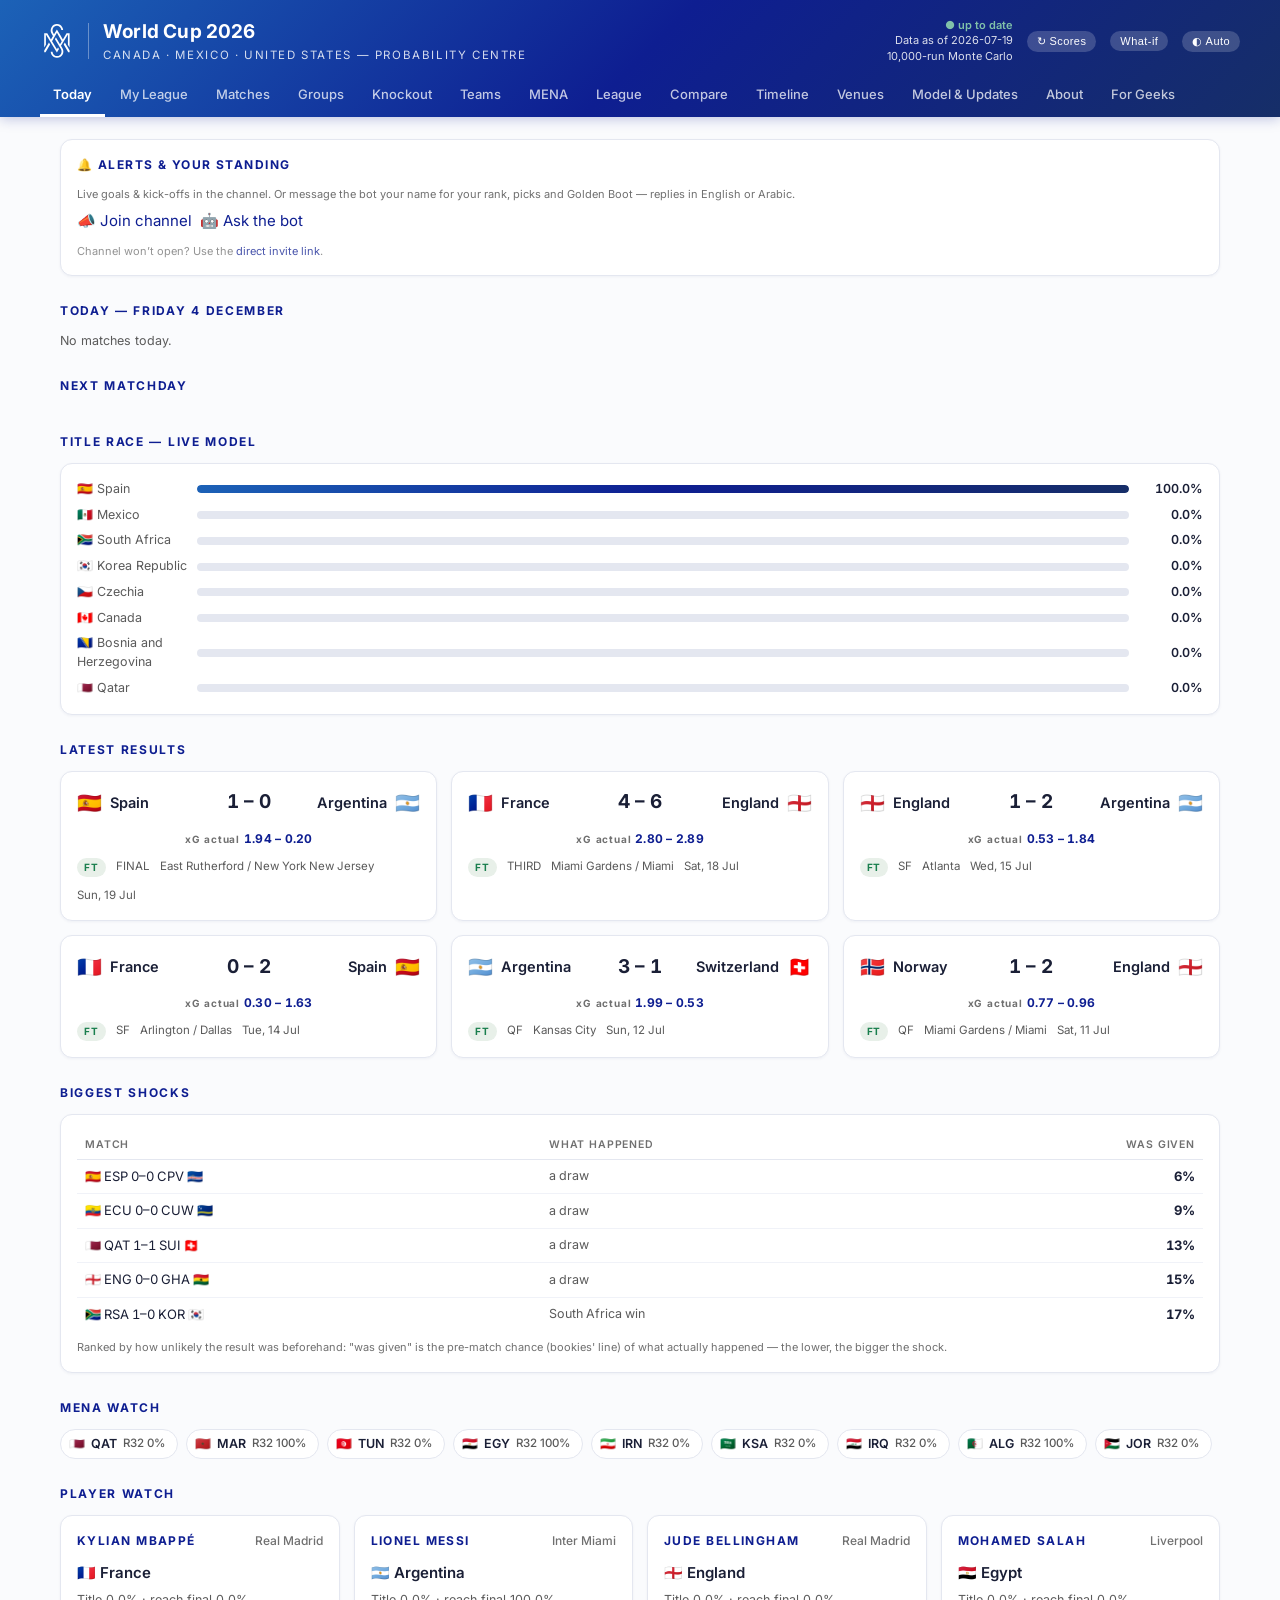
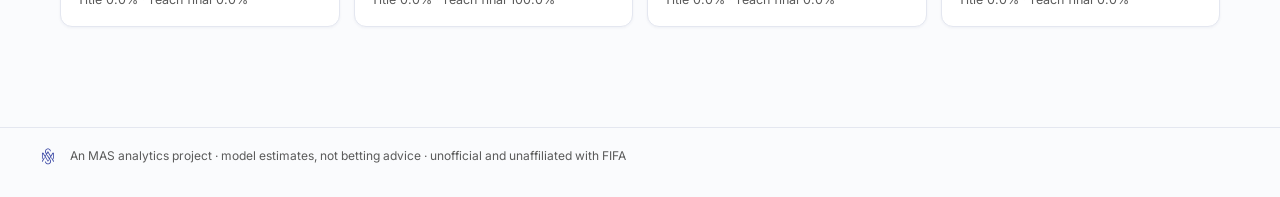
<file: index.html>
<!DOCTYPE html>
<html lang="en">
<head>
<meta charset="UTF-8">
<meta name="viewport" content="width=device-width, initial-scale=1">
<title>World Cup 2026 — Probability Centre</title>
<meta name="description" content="Live match-winner and title probabilities for the 2026 World Cup, from a 10,000-run Monte Carlo model. An MAS analytics project.">
<meta name="theme-color" content="#0E1E91">
<meta name="apple-mobile-web-app-title" content="WC26 Probability">
<link rel="apple-touch-icon" href="apple-touch-icon.png">
<!-- Add to Home Screen (PWA) -->
<link rel="manifest" href="manifest.json">
<meta name="mobile-web-app-capable" content="yes">
<meta name="apple-mobile-web-app-capable" content="yes">
<meta name="apple-mobile-web-app-status-bar-style" content="black-translucent">
<!-- Share preview (Open Graph / Twitter) -->
<meta property="og:type" content="website">
<meta property="og:site_name" content="MAS Analytics">
<meta property="og:title" content="World Cup 2026 — Probability Centre">
<meta property="og:description" content="Live title probabilities from a 10,000-run Monte Carlo model, a family predictions league, and live scores in your local time.">
<meta property="og:url" content="https://mosabs2.github.io/worldcup-2026/">
<meta property="og:image" content="https://mosabs2.github.io/worldcup-2026/og-image.png">
<meta property="og:image:width" content="1200">
<meta property="og:image:height" content="630">
<meta name="twitter:card" content="summary_large_image">
<meta name="twitter:title" content="World Cup 2026 — Probability Centre">
<meta name="twitter:description" content="Live title probabilities, a family predictions league, and live scores in your local time.">
<meta name="twitter:image" content="https://mosabs2.github.io/worldcup-2026/og-image.png">
<link rel="preconnect" href="https://fonts.googleapis.com">
<link href="https://fonts.googleapis.com/css2?family=Inter:wght@400;500;600;700&display=swap" rel="stylesheet">
<link rel="icon" href="data:image/svg+xml,%3Csvg%20width%3D%22100%25%22%20height%3D%22100%25%22%20xmlns%3D%22http%3A//www.w3.org/2000/svg%22%20viewBox%3D%2246%2046%20192%20192%22%3E%20%20%20%3Ctitle%3EMAS%20monogram%3C/title%3E%20%20%20%3Cpath%20fill%3D%22%230E1E91%22%20fill-rule%3D%22evenodd%22%20d%3D%22M%20140.199219%2046.625%20C%20128.246094%2047.042969%20117.519531%2053.328125%20111.324219%2063.648438%20C%20104.769531%2074.574219%20104.492188%2087.652344%20111.0625%20100.066406%20L%20119.1875%20114.273438%20L%20107.808594%20132.847656%20L%2087.074219%2098.292969%20L%2069.738281%2098.292969%20L%2069.738281%20178.734375%20L%2079.292969%20162.734375%20L%2079.292969%20105.859375%20L%20141.453125%20206.273438%20L%20153.191406%20186.980469%20L%20147.835938%20178.074219%20L%20141.484375%20188.96875%20L%20114.078125%20143.296875%20L%20141.464844%2095.660156%20L%20168.851562%20143.296875%20L%20159.023438%20159.679688%20L%20136.226562%20121.5625%20L%20135.53125%20122.8125%20L%20135.511719%20122.785156%20L%20131.789062%20129.554688%20L%20131.21875%20130.585938%20L%20131.222656%20130.589844%20L%20130.582031%20131.753906%20L%20152.066406%20167.71875%20L%20152.625%20168.6875%20L%20164.019531%20187.640625%20C%20169.027344%20195.988281%20169.027344%20206.355469%20164.019531%20214.707031%20C%20159.640625%20222.003906%20152.226562%20226.605469%20143.875%20227.355469%20C%20142.753906%20227.457031%20141.628906%20227.457031%20140.511719%20227.355469%20C%20132.15625%20226.605469%20124.746094%20222.003906%20120.367188%20214.707031%20C%20118.285156%20211.234375%20117.03125%20207.3125%20116.707031%20203.292969%20L%20106.390625%20203.292969%20C%20106.722656%20208.921875%20108.417969%20214.410156%20111.324219%20219.253906%20C%20117.734375%20229.941406%20129.003906%20236.328125%20141.46875%20236.328125%20C%20141.757812%20236.328125%20142.792969%20236.332031%20142.792969%20236.332031%20C%20155.253906%20236.332031%20166.523438%20229.949219%20172.933594%20219.265625%20C%20176.863281%20212.71875%20178.476562%20205.242188%20177.789062%20197.925781%20C%20177.332031%20193.085938%20176.027344%20188.132812%20173.539062%20183.957031%20L%20164.574219%20168.960938%20L%20203.636719%20105.859375%20L%20203.636719%20162.734375%20L%20204.144531%20163.582031%20L%20204.339844%20164.058594%20L%20212.160156%20177.003906%20L%20213.195312%20178.734375%20L%20213.195312%2098.292969%20L%20195.855469%2098.292969%20L%20175.117188%20132.855469%20L%20164.515625%20115.183594%20L%20163.941406%20114.183594%20L%20155.296875%2099.820312%20L%20141.46875%2076.769531%20L%20125.164062%20104.039062%20L%20122.394531%2099.113281%20L%20122.070312%2098.570312%20L%20122.085938%2098.5625%20L%20120.199219%2095.207031%20C%20115.398438%2086.089844%20115.417969%2076.25%20120.238281%2068.210938%20C%20124.496094%2061.113281%20131.621094%2056.566406%20139.683594%2055.632812%20C%20140.992188%2055.480469%20142.308594%2055.484375%20143.613281%2055.652344%20C%20151.554688%2056.667969%20158.546875%2061.191406%20162.75%2068.199219%20C%20164.859375%2071.710938%20166.117188%2075.667969%20166.429688%2079.71875%20L%20176.546875%2079.71875%20C%20176.226562%2074.050781%20174.53125%2068.523438%20171.605469%2063.648438%20C%20165.421875%2053.347656%20154.722656%2047.0625%20142.792969%2046.625%20C%20142.367188%2046.609375%20141.933594%2046.601562%20141.496094%2046.601562%20C%20141.070312%2046.601562%20140.636719%2046.609375%20140.199219%2046.625%20M%2069.738281%20196.242188%20L%2069.738281%20205.550781%20L%2077.460938%20205.550781%20L%20103.054688%20161.226562%20L%2096.65625%20150.894531%20Z%20M%20179.890625%20161.253906%20L%20205.464844%20205.550781%20L%20213.195312%20205.550781%20L%20213.195312%20196.246094%20L%20186.15625%20151.148438%20Z%20M%20179.890625%20161.253906%22/%3E%20%3C/svg%3E">
<meta name="color-scheme" content="light dark">
<script>window.WC_BUILT_AT="2026-07-20T23:09:22Z";</script>
<script>
/* Resolve the effective theme before first paint (no flash). Stored mode is auto|light|dark. */
(function(){try{var raw=localStorage.getItem('wc26.theme.v1');var m='auto';if(raw){try{m=JSON.parse(raw);}catch(e){m=raw;}}var dark=m==='dark'||(m==='auto'&&window.matchMedia&&matchMedia('(prefers-color-scheme: dark)').matches);document.documentElement.dataset.theme=dark?'dark':'light';}catch(e){}})();
</script>
<style>
/* MAS brand: Pantone Reflex Blue #0E1E91, Cool Gray #5A5A5A, Inter.
   Gradient: linear-gradient(135deg, #1C62B7 0%, #0E1E91 50%, #162E68 100%) */
:root {
  --blue: #0E1E91;
  --blue-light: #1C62B7;
  --blue-dark: #162E68;
  --gray: #5A5A5A;
  --gray-light: #707070;   /* ~4.6:1 on --bg; darkened from #9A9A9A for WCAG AA on small text */
  --line: #E4E7F0;
  --bg: #FAFBFD;
  --card: #FFFFFF;
  --ink: #1A1F36;
  --green: #1A7F4E;
  --red: #B3261E;
  --amber: #9A6B00;
  --grad: linear-gradient(135deg, #1C62B7 0%, #0E1E91 50%, #162E68 100%);
}
/* Dark mode. The head script sets data-theme to the effective theme (auto follows the
   system setting; the header toggle overrides), so every dark rule keys off a single
   selector with no duplication. The navy --grad masthead stays brand in both modes. */
:root[data-theme="dark"] {
  color-scheme: dark;
  --blue: #7d9bff;
  --gray: #9aa3b8;
  --gray-light: #8a93a8;   /* lightened from #6b7488 for AA contrast on the dark bg */
  --line: #2a3148;
  --bg: #0d1117;
  --card: #161c2c;
  --ink: #e6e9f2;
  --green: #43d17f;
  --red: #ff8a80;
  --amber: #f2c14e;
}
:root[data-theme="dark"] .tag.ft { background: #13321f; color: #5fd58a; }
:root[data-theme="dark"] .tag.live { background: #3a1714; color: #ff9a90; }
:root[data-theme="dark"] .tag.up { background: #16204a; color: #9db4ff; }
:root[data-theme="dark"] .tag.whatif { background: #3a3112; color: #f2d680; }
:root[data-theme="dark"] .pbar .pd { background: #3a4470; }
:root[data-theme="dark"] .modal { background: var(--card); }
:root[data-theme="dark"] td.pick-hit { background: #173a23; }
:root[data-theme="dark"] td.pick-miss { background: #3a1714; }
:root[data-theme="dark"] .compare-table td.lone { background: #3a3112; box-shadow: inset 0 0 0 1px #6a5a1e; }
:root[data-theme="dark"] input, :root[data-theme="dark"] select, :root[data-theme="dark"] textarea { background: #0f1422; color: var(--ink); }
:root[data-theme="dark"] button.btn.ghost { background: transparent; }
:root[data-theme="dark"] tr.click:hover td { background: #1c2333; }
:root[data-theme="dark"] .mena-chip { background: var(--card); }
:root[data-theme="dark"] .geomap { background: linear-gradient(180deg, #0f1626 0%, #0b1019 100%); }
:root[data-theme="dark"] .geomap .land { fill: #222b42; stroke: #33405f; }
:root[data-theme="dark"] .banner { background: #2a2410; border-color: #4a3f1e; color: #f2d680; }
* { box-sizing: border-box; margin: 0; padding: 0; }
html { -webkit-text-size-adjust: 100%; }
body {
  font-family: 'Inter', -apple-system, BlinkMacSystemFont, 'Segoe UI', Helvetica, Arial, sans-serif;
  background: var(--bg); color: var(--ink); font-size: 15px; line-height: 1.5;
}
a { color: var(--blue); text-decoration: none; }

/* Header */
header {
  background: var(--grad); color: #fff; padding: 18px 20px 0;
  position: sticky; top: 0; z-index: 50; box-shadow: 0 2px 12px rgba(14,30,145,.25);
}
.masthead { display: flex; align-items: center; gap: 14px; max-width: 1200px; margin: 0 auto; }
.masthead .mono { width: 34px; height: 44px; flex: none; }
.masthead .lockup-divider { width: 1px; height: 36px; background: rgba(255,255,255,.35); flex: none; }
.masthead .ball { width: 30px; height: 30px; flex: none; opacity: .95; }
.masthead h1 { font-size: 19px; font-weight: 700; letter-spacing: .01em; }
.masthead .sub { font-size: 11.5px; opacity: .82; font-weight: 400; letter-spacing: .14em; text-transform: uppercase; }
.masthead .spacer { flex: 1; }
.asof { font-size: 11px; opacity: .85; text-align: right; line-height: 1.4; }
.asof .fresh { font-weight: 600; color: #9be7b4; opacity: .95; }
.asof .fresh.stale { color: #ffd34d; font-weight: 700; }
.mine-hero { display: flex; gap: 26px; flex-wrap: wrap; align-items: flex-end; }
.mine-hero .big { font-size: 30px; font-weight: 800; line-height: 1; }
.mine-hero .lab { font-size: 11px; text-transform: uppercase; letter-spacing: .08em; opacity: .7; margin-top: 4px; }
.mine-select { font-size: 15px; padding: 8px 10px; width: 100%; max-width: 340px; border-radius: 8px; }
.mine-alive { margin: 4px 0 0 18px; }
.mine-alive li { margin: 2px 0; }
.st-hit { color: #1a7f37; font-weight: 700; }
.st-miss { color: #c1121f; font-weight: 700; }
.st-live { color: #8a6d00; font-weight: 600; }
:root[data-theme="dark"] .st-hit { color: #4ac26b; }
:root[data-theme="dark"] .st-miss { color: #ff8a80; }
:root[data-theme="dark"] .st-live { color: #e4c04a; }
.whatif-pill {
  background: #FFD34D; color: #4A3A00; font-size: 11px; font-weight: 700;
  padding: 4px 10px; border-radius: 99px; cursor: pointer; border: none; letter-spacing: .04em;
}
.whatif-pill.off { background: rgba(255,255,255,.18); color: #fff; font-weight: 500; }
nav { max-width: 1200px; margin: 12px auto 0; display: flex; gap: 2px; overflow-x: auto; }
nav button {
  background: none; border: none; color: rgba(255,255,255,.75); font: inherit; font-size: 13px;
  font-weight: 500; padding: 9px 13px; cursor: pointer; border-bottom: 3px solid transparent;
  white-space: nowrap;
}
nav button.active { color: #fff; border-bottom-color: #fff; font-weight: 600; }
nav button:hover { color: #fff; }

main { max-width: 1200px; margin: 0 auto; padding: 22px 20px 60px; }
.banner {
  background: #FFF6D9; border: 1px solid #E8D48A; color: #4A3A00; border-radius: 10px;
  padding: 10px 14px; font-size: 13px; margin-bottom: 16px; display: flex; gap: 10px; align-items: center;
}
.banner button { margin-left: auto; }

/* Cards and grids */
.grid { display: grid; gap: 14px; }
.g2 { grid-template-columns: repeat(auto-fill, minmax(330px, 1fr)); }
.g3 { grid-template-columns: repeat(auto-fill, minmax(260px, 1fr)); }
.g4 { grid-template-columns: repeat(auto-fill, minmax(210px, 1fr)); }
.card {
  background: var(--card); border: 1px solid var(--line); border-radius: 12px; padding: 16px;
  box-shadow: 0 1px 3px rgba(22,46,104,.05);
}
.card h3 {
  font-size: 12px; letter-spacing: .12em; text-transform: uppercase; color: var(--blue);
  font-weight: 700; margin-bottom: 12px; display: flex; align-items: center; gap: 8px;
}
.card h3 .right { margin-left: auto; font-weight: 500; color: var(--gray-light); letter-spacing: 0; text-transform: none; }
h2.section {
  font-size: 12px; letter-spacing: .14em; text-transform: uppercase; color: var(--blue);
  font-weight: 700; margin: 26px 0 12px;
}
h2.section:first-child { margin-top: 0; }
.muted { color: var(--gray); font-size: 12.5px; }
.tiny { color: var(--gray-light); font-size: 11px; }

/* Match cards */
.match { display: flex; flex-direction: column; gap: 8px; }
.match .row { display: flex; align-items: center; gap: 10px; }
.match .team { display: flex; align-items: center; gap: 8px; flex: 1; min-width: 0; font-weight: 600; font-size: 14.5px; }
.match .team .fl { font-size: 20px; }
.match .team.away { justify-content: flex-end; text-align: right; }
.match .score { font-size: 19px; font-weight: 700; font-variant-numeric: tabular-nums; padding: 0 6px; }
/* Penalty-shootout result: the advancing side, e.g. the "(4)" in "1 (3) – (4) 1". */
.pwin { color: var(--blue); font-weight: 800; }
.match .vs { color: var(--gray-light); font-size: 12px; padding: 0 6px; }
.match .xg-line { text-align: center; font-size: 12px; font-weight: 700; color: var(--blue); font-variant-numeric: tabular-nums; letter-spacing: .02em; margin: 4px 0 2px; }
.match .xg-line .lab { color: var(--gray-light); font-weight: 700; letter-spacing: .08em; font-size: 10px; }
.match .xg-line.xg-pending { color: var(--gray-light); font-weight: 600; }
td.xg-up { color: #1f9b54; font-weight: 700; }
td.xg-down { color: #cc5b4e; font-weight: 700; }
table.shocks td:first-child { white-space: nowrap; }
.xg-block .frow { display: flex; align-items: center; gap: 10px; margin: 7px 0; }
.xg-block .frow .fl-label { min-width: 150px; color: var(--ink); font-weight: 600; }
.xg-block .frow .hbar { flex: 1; height: 12px; }
.xg-block .frow .num { min-width: 48px; text-align: right; font-variant-numeric: tabular-nums; font-weight: 700; }
.match .meta { font-size: 11.5px; color: var(--gray); display: flex; gap: 10px; flex-wrap: wrap; }
.tag { font-size: 10px; font-weight: 700; letter-spacing: .08em; padding: 2px 7px; border-radius: 99px; text-transform: uppercase; }
.tag.ft { background: #E8F0E9; color: var(--green); }
.tag.live { background: #FDE9E7; color: var(--red); }
.tag.up { background: #EAEDFB; color: var(--blue); }
.tag.whatif { background: #FFF1BF; color: #6B5200; }

/* Probability bars */
.pbar { display: flex; height: 9px; border-radius: 99px; overflow: hidden; background: var(--line); }
.pbar .p1 { background: var(--blue); }
.pbar .pd { background: #C3CBE8; }
.pbar .p2 { background: var(--blue-light); opacity: .55; }
.plabels { display: flex; justify-content: space-between; font-size: 11px; color: var(--gray); margin-top: 3px; font-variant-numeric: tabular-nums; }
.hbar { height: 8px; border-radius: 99px; background: var(--line); overflow: hidden; }
.hbar > div { height: 100%; background: var(--grad); border-radius: 99px; }

/* Tables */
table { width: 100%; border-collapse: collapse; font-size: 13px; font-variant-numeric: tabular-nums; }
th { text-align: left; font-size: 10.5px; letter-spacing: .08em; text-transform: uppercase; color: var(--gray-light); font-weight: 600; padding: 6px 8px; border-bottom: 1px solid var(--line); }
td { padding: 7px 8px; border-bottom: 1px solid #F0F2F8; }
tr:last-child td { border-bottom: none; }
th.num, td.num { text-align: right; }
tr.click { cursor: pointer; }
tr.click:hover td { background: #F5F7FD; }
tr.qual td:first-child { box-shadow: inset 3px 0 0 var(--blue); }
tr.third td:first-child { box-shadow: inset 3px 0 0 #9BB0E8; }
.teamcell { display: flex; align-items: center; gap: 7px; font-weight: 600; white-space: nowrap; min-width: 0; }
.teamcell .nm { overflow: hidden; text-overflow: ellipsis; }
/* the team column absorbs spare width and truncates; numeric columns always fit */
td:has(> .teamcell) { max-width: 0; width: 100%; overflow: hidden; }
td.num, th.num { white-space: nowrap; }
th.sortable { cursor: pointer; }
th.sortable:hover { color: var(--blue); }
th.sorted { color: var(--blue); }

/* Bracket */
.bracket { display: flex; gap: 18px; overflow-x: auto; padding-bottom: 12px; }
.bracket .round { min-width: 215px; display: flex; flex-direction: column; gap: 10px; }
.bracket .round h4 { font-size: 11px; letter-spacing: .1em; text-transform: uppercase; color: var(--blue); margin-bottom: 2px; }
.bk { background: var(--card); border: 1px solid var(--line); border-radius: 9px; padding: 9px 11px; font-size: 13px; }
.bk .t { display: flex; align-items: center; gap: 7px; padding: 2.5px 0; }
.bk .t .pct { margin-left: auto; color: var(--gray); font-size: 11.5px; font-variant-numeric: tabular-nums; }
.bk .t.w { font-weight: 700; }
.bk .lbl { font-size: 10px; color: var(--gray-light); margin-bottom: 3px; }

/* Funnel (team modal) */
.funnel { display: flex; flex-direction: column; gap: 7px; }
.funnel .frow { display: grid; grid-template-columns: 110px 1fr 64px; align-items: center; gap: 10px; font-size: 12.5px; }
.funnel .frow .fl-label { color: var(--gray); }
.funnel .frow .num { text-align: right; font-variant-numeric: tabular-nums; font-weight: 600; }

/* Modal */
.modal-bg { position: fixed; inset: 0; background: rgba(22,31,54,.45); z-index: 100; display: flex; align-items: flex-start; justify-content: center; padding: 40px 16px; overflow-y: auto; }
.modal { background: #fff; border-radius: 14px; max-width: 660px; width: 100%; padding: 22px; position: relative; box-shadow: 0 18px 50px rgba(22,46,104,.3); }
.modal .close { position: absolute; top: 12px; right: 14px; background: none; border: none; font-size: 22px; color: var(--gray-light); cursor: pointer; }
.modal h2 { font-size: 17px; margin-bottom: 4px; display: flex; align-items: center; gap: 9px; }

/* Forms */
input, select, textarea, button.btn {
  font: inherit; font-size: 13.5px; border: 1px solid var(--line); border-radius: 8px;
  padding: 8px 10px; background: #fff; color: var(--ink);
}
textarea { width: 100%; min-height: 84px; font-family: ui-monospace, SFMono-Regular, Menlo, monospace; font-size: 12px; }
button.btn { background: var(--blue); color: #fff; border: none; font-weight: 600; cursor: pointer; padding: 9px 16px; }
button.btn:hover { background: var(--blue-dark); }
button.btn.ghost { background: #fff; color: var(--blue); border: 1px solid var(--blue); }
button.btn.small { padding: 5px 11px; font-size: 12px; }
.formrow { display: flex; gap: 8px; align-items: center; flex-wrap: wrap; margin-bottom: 10px; }
.picks-grid { display: grid; grid-template-columns: repeat(auto-fill, minmax(150px, 1fr)); gap: 8px; }
.picks-grid label { font-size: 11px; color: var(--gray); display: block; margin-bottom: 2px; }
code.codebox {
  display: block; background: #F4F6FB; border: 1px solid var(--line); border-radius: 8px;
  padding: 10px; font-size: 11px; word-break: break-all; font-family: ui-monospace, Menlo, monospace;
}

/* Timeline chart */
.chart-wrap { overflow-x: auto; }
.legend { display: flex; flex-wrap: wrap; gap: 10px; font-size: 12px; margin-top: 10px; }
.legend span { display: flex; align-items: center; gap: 5px; }
.legend i { width: 10px; height: 10px; border-radius: 2px; display: inline-block; }

/* Venue map */
.vmap { width: 100%; height: auto; background: #F2F5FB; border-radius: 10px; border: 1px solid var(--line); }
.vmap circle { fill: var(--blue); }
.vmap text { font-size: 9px; fill: var(--gray); font-family: Inter, sans-serif; }
.geomap { width: 100%; height: auto; background: linear-gradient(180deg, #F7F9FE 0%, #EDF1FA 100%); border-radius: 12px; border: 1px solid var(--line); }
.geomap .land { fill: #E3E9F7; stroke: #B9C5E6; stroke-width: 1; vector-effect: non-scaling-stroke; }
.geomap .venue { fill: var(--blue); stroke: #fff; stroke-width: 1.5; cursor: pointer; vector-effect: non-scaling-stroke; }
.geomap .venue:hover { fill: var(--blue-light); }
.geomap .vlabel { font-size: 10px; fill: var(--ink); font-family: Inter, sans-serif; font-weight: 600; paint-order: stroke; stroke: rgba(255,255,255,.85); stroke-width: 3px; pointer-events: none; }
.geomap .today-ring { fill: none; stroke: var(--blue); stroke-width: 2; vector-effect: non-scaling-stroke; animation: vpulse 1.8s ease-out infinite; transform-box: fill-box; transform-origin: center; }
@keyframes vpulse { 0% { transform: scale(.6); opacity: .9; } 100% { transform: scale(2.2); opacity: 0; } }

/* MENA */
.mena-strip { display: flex; gap: 8px; flex-wrap: wrap; }
.mena-chip { display: flex; align-items: center; gap: 6px; background: #fff; border: 1px solid var(--line); border-radius: 99px; padding: 5px 12px 5px 8px; font-size: 12.5px; font-weight: 600; cursor: pointer; }
.mena-chip .pct { color: var(--gray); font-weight: 500; font-size: 11.5px; }

/* Footer */
footer { border-top: 1px solid var(--line); margin-top: 40px; padding: 18px 20px 30px; }
footer .inner { max-width: 1200px; margin: 0 auto; display: flex; gap: 14px; align-items: center; color: var(--gray); font-size: 12px; flex-wrap: wrap; }
footer .mono-foot { width: 16px; height: 21px; opacity: .8; }

.spin { text-align: center; color: var(--gray); padding: 40px 0; font-size: 13px; }

td.pick-hit { background: #E8F0E9; }
td.pick-miss { background: #FDE9E7; }
tr.exhibition-row td { background: #FBF6E3; }
tr.exhibition-row td:first-child { box-shadow: inset 3px 0 0 #C7A234; color: #9A6B00; }
.exh-badge { display: inline-block; margin-left: 7px; font-size: 9px; font-weight: 700; letter-spacing: .08em; color: #9A6B00; background: #F3E6BC; padding: 1px 6px; border-radius: 99px; vertical-align: middle; }
.selections th.exh-col { color: #9A6B00; background: #FBF6E3; }
.selections th { white-space: nowrap; }
.selections td { white-space: nowrap; }

.toast {
  position: fixed; bottom: 28px; left: 50%; transform: translateX(-50%);
  background: var(--blue-dark); color: #fff; font-size: 13px; padding: 10px 18px;
  border-radius: 99px; box-shadow: 0 6px 24px rgba(22,46,104,.35); z-index: 200;
  opacity: 0; transition: opacity .25s; max-width: 90vw; text-align: center;
}
.toast.show { opacity: 1; }

@media (max-width: 640px) {
  .masthead h1 { font-size: 15px; }
  .masthead .sub { display: none; }
  .masthead .lockup-divider { display: none; }
  /* let the masthead wrap on phones so the control pills aren't cut off the edge,
     and drop the freshness/as-of block onto its own full-width, left-aligned line
     instead of being squeezed between the title and the buttons. */
  .masthead { flex-wrap: wrap; gap: 6px; row-gap: 10px; }
  .masthead .spacer { display: none; }
  .masthead .mono { width: 30px; height: 38px; }
  .asof { order: 10; flex-basis: 100%; text-align: left; font-size: 11px; opacity: .9; }
  .whatif-pill { padding: 5px 8px; font-size: 10px; letter-spacing: 0; }
  main { padding: 16px 12px 50px; }
  nav button { padding: 9px 10px; font-size: 12.5px; }
  .card { overflow-x: auto; }   /* wide tables scroll inside their card instead of clipping */
  table { font-size: 12px; }
  .g2, .g3 { grid-template-columns: 1fr; }
  input, select, textarea { font-size: 16px; }   /* stop iOS Safari auto-zooming on focus */
}

/* Print: clean MAS-brand snapshot of the active view */
@media print {
  header { position: static; box-shadow: none; -webkit-print-color-adjust: exact; print-color-adjust: exact; }
  nav, .whatif-pill, .banner button, button.btn, .no-print { display: none !important; }
  body { background: #fff; font-size: 12px; }
  .card { box-shadow: none; break-inside: avoid; }
  main { max-width: none; padding: 14px 0; }
  .pbar, .hbar, .tag, .bk { -webkit-print-color-adjust: exact; print-color-adjust: exact; }
}

/* Compare picks tab */
.subh { font-size: 11px; letter-spacing: .12em; text-transform: uppercase; color: var(--gray-light); font-weight: 700; margin-bottom: 6px; }
.cell-team { display: inline-flex; align-items: center; gap: 5px; }
.cell-team .fl { font-size: 15px; }
.champ-split .row { display: flex; align-items: center; gap: 10px; padding: 6px 0; border-bottom: 1px solid #F0F2F8; }
.champ-split .row:last-child { border-bottom: none; }
.champ-split .ct { font-weight: 700; color: var(--blue); min-width: 24px; text-align: right; flex: none; }
.champ-split .bar { height: 8px; background: var(--blue); border-radius: 99px; flex: none; }
.champ-split .who { color: var(--gray); font-size: 11.5px; overflow: hidden; text-overflow: ellipsis; white-space: nowrap; flex: 1; min-width: 0; }
.lone-badge { color: #6B5200; font-weight: 700; }
.compare-wrap { overflow-x: auto; -webkit-overflow-scrolling: touch; }
.compare-table { min-width: 760px; font-size: 12px; }
.compare-table th, .compare-table td { white-space: nowrap; padding: 6px 7px; }
.compare-table td.nm-cell, .compare-table th.nm-cell { position: sticky; left: 0; background: var(--card); font-weight: 600; box-shadow: 1px 0 0 var(--line); z-index: 1; }
.compare-table tr.exhibition-row td.nm-cell { background: #FBF6E3; }
.compare-table td.lone { background: #FFF1BF; box-shadow: inset 0 0 0 1px #E0C04A; }

</style>
</head>
<body>
<header>
  <div class="masthead">
    <div class="mono"><svg width="100%" height="100%" xmlns="http://www.w3.org/2000/svg" viewBox="46 46 192 192">
  <title>MAS monogram</title>
  <path fill="#FFFFFF" fill-rule="evenodd" d="M 140.199219 46.625 C 128.246094 47.042969 117.519531 53.328125 111.324219 63.648438 C 104.769531 74.574219 104.492188 87.652344 111.0625 100.066406 L 119.1875 114.273438 L 107.808594 132.847656 L 87.074219 98.292969 L 69.738281 98.292969 L 69.738281 178.734375 L 79.292969 162.734375 L 79.292969 105.859375 L 141.453125 206.273438 L 153.191406 186.980469 L 147.835938 178.074219 L 141.484375 188.96875 L 114.078125 143.296875 L 141.464844 95.660156 L 168.851562 143.296875 L 159.023438 159.679688 L 136.226562 121.5625 L 135.53125 122.8125 L 135.511719 122.785156 L 131.789062 129.554688 L 131.21875 130.585938 L 131.222656 130.589844 L 130.582031 131.753906 L 152.066406 167.71875 L 152.625 168.6875 L 164.019531 187.640625 C 169.027344 195.988281 169.027344 206.355469 164.019531 214.707031 C 159.640625 222.003906 152.226562 226.605469 143.875 227.355469 C 142.753906 227.457031 141.628906 227.457031 140.511719 227.355469 C 132.15625 226.605469 124.746094 222.003906 120.367188 214.707031 C 118.285156 211.234375 117.03125 207.3125 116.707031 203.292969 L 106.390625 203.292969 C 106.722656 208.921875 108.417969 214.410156 111.324219 219.253906 C 117.734375 229.941406 129.003906 236.328125 141.46875 236.328125 C 141.757812 236.328125 142.792969 236.332031 142.792969 236.332031 C 155.253906 236.332031 166.523438 229.949219 172.933594 219.265625 C 176.863281 212.71875 178.476562 205.242188 177.789062 197.925781 C 177.332031 193.085938 176.027344 188.132812 173.539062 183.957031 L 164.574219 168.960938 L 203.636719 105.859375 L 203.636719 162.734375 L 204.144531 163.582031 L 204.339844 164.058594 L 212.160156 177.003906 L 213.195312 178.734375 L 213.195312 98.292969 L 195.855469 98.292969 L 175.117188 132.855469 L 164.515625 115.183594 L 163.941406 114.183594 L 155.296875 99.820312 L 141.46875 76.769531 L 125.164062 104.039062 L 122.394531 99.113281 L 122.070312 98.570312 L 122.085938 98.5625 L 120.199219 95.207031 C 115.398438 86.089844 115.417969 76.25 120.238281 68.210938 C 124.496094 61.113281 131.621094 56.566406 139.683594 55.632812 C 140.992188 55.480469 142.308594 55.484375 143.613281 55.652344 C 151.554688 56.667969 158.546875 61.191406 162.75 68.199219 C 164.859375 71.710938 166.117188 75.667969 166.429688 79.71875 L 176.546875 79.71875 C 176.226562 74.050781 174.53125 68.523438 171.605469 63.648438 C 165.421875 53.347656 154.722656 47.0625 142.792969 46.625 C 142.367188 46.609375 141.933594 46.601562 141.496094 46.601562 C 141.070312 46.601562 140.636719 46.609375 140.199219 46.625 M 69.738281 196.242188 L 69.738281 205.550781 L 77.460938 205.550781 L 103.054688 161.226562 L 96.65625 150.894531 Z M 179.890625 161.253906 L 205.464844 205.550781 L 213.195312 205.550781 L 213.195312 196.246094 L 186.15625 151.148438 Z M 179.890625 161.253906"/>
</svg></div>
    <div class="lockup-divider"></div>
    <div>
      <h1>World Cup 2026</h1>
      <div class="sub">Canada · Mexico · United States — Probability Centre</div>
    </div>
    <div class="spacer"></div>
    <div class="asof" id="asof"></div>
    <button class="whatif-pill off" id="refresh" title="Pull the latest final scores from the public feed">↻ Scores</button>
    <button class="whatif-pill off" id="whatif">What-if</button>
    <button class="whatif-pill off" id="theme" title="Theme: Auto, Dark or Light — tap to cycle">◐ Auto</button>
  </div>
  <nav id="nav"></nav>
</header>
<div id="banner" class="banner" style="display:none"></div>
<main id="view"></main>
<footer>
  <div class="inner">
    <div class="mono-foot"><svg width="100%" height="100%" xmlns="http://www.w3.org/2000/svg" viewBox="46 46 192 192">
  <title>MAS monogram</title>
  <path fill="#0E1E91" fill-rule="evenodd" d="M 140.199219 46.625 C 128.246094 47.042969 117.519531 53.328125 111.324219 63.648438 C 104.769531 74.574219 104.492188 87.652344 111.0625 100.066406 L 119.1875 114.273438 L 107.808594 132.847656 L 87.074219 98.292969 L 69.738281 98.292969 L 69.738281 178.734375 L 79.292969 162.734375 L 79.292969 105.859375 L 141.453125 206.273438 L 153.191406 186.980469 L 147.835938 178.074219 L 141.484375 188.96875 L 114.078125 143.296875 L 141.464844 95.660156 L 168.851562 143.296875 L 159.023438 159.679688 L 136.226562 121.5625 L 135.53125 122.8125 L 135.511719 122.785156 L 131.789062 129.554688 L 131.21875 130.585938 L 131.222656 130.589844 L 130.582031 131.753906 L 152.066406 167.71875 L 152.625 168.6875 L 164.019531 187.640625 C 169.027344 195.988281 169.027344 206.355469 164.019531 214.707031 C 159.640625 222.003906 152.226562 226.605469 143.875 227.355469 C 142.753906 227.457031 141.628906 227.457031 140.511719 227.355469 C 132.15625 226.605469 124.746094 222.003906 120.367188 214.707031 C 118.285156 211.234375 117.03125 207.3125 116.707031 203.292969 L 106.390625 203.292969 C 106.722656 208.921875 108.417969 214.410156 111.324219 219.253906 C 117.734375 229.941406 129.003906 236.328125 141.46875 236.328125 C 141.757812 236.328125 142.792969 236.332031 142.792969 236.332031 C 155.253906 236.332031 166.523438 229.949219 172.933594 219.265625 C 176.863281 212.71875 178.476562 205.242188 177.789062 197.925781 C 177.332031 193.085938 176.027344 188.132812 173.539062 183.957031 L 164.574219 168.960938 L 203.636719 105.859375 L 203.636719 162.734375 L 204.144531 163.582031 L 204.339844 164.058594 L 212.160156 177.003906 L 213.195312 178.734375 L 213.195312 98.292969 L 195.855469 98.292969 L 175.117188 132.855469 L 164.515625 115.183594 L 163.941406 114.183594 L 155.296875 99.820312 L 141.46875 76.769531 L 125.164062 104.039062 L 122.394531 99.113281 L 122.070312 98.570312 L 122.085938 98.5625 L 120.199219 95.207031 C 115.398438 86.089844 115.417969 76.25 120.238281 68.210938 C 124.496094 61.113281 131.621094 56.566406 139.683594 55.632812 C 140.992188 55.480469 142.308594 55.484375 143.613281 55.652344 C 151.554688 56.667969 158.546875 61.191406 162.75 68.199219 C 164.859375 71.710938 166.117188 75.667969 166.429688 79.71875 L 176.546875 79.71875 C 176.226562 74.050781 174.53125 68.523438 171.605469 63.648438 C 165.421875 53.347656 154.722656 47.0625 142.792969 46.625 C 142.367188 46.609375 141.933594 46.601562 141.496094 46.601562 C 141.070312 46.601562 140.636719 46.609375 140.199219 46.625 M 69.738281 196.242188 L 69.738281 205.550781 L 77.460938 205.550781 L 103.054688 161.226562 L 96.65625 150.894531 Z M 179.890625 161.253906 L 205.464844 205.550781 L 213.195312 205.550781 L 213.195312 196.246094 L 186.15625 151.148438 Z M 179.890625 161.253906"/>
</svg></div>
    <span>An MAS analytics project · model estimates, not betting advice · unofficial and unaffiliated with FIFA</span>
  </div>
</footer>
<script>
const WC_DATA = {
 "meta": {
  "title": "World Cup 2026 — Probability Centre",
  "version": "1.0",
  "asOf": "2026-07-19",
  "asOfNote": "Results through 104 matches, auto-synced from the ESPN public feed 2026-07-19 22:05 UTC. Probabilities recompute in your browser from this data.",
  "sources": [
   {
    "name": "FIFA fixtures and standings",
    "url": "https://www.fifa.com/en/tournaments/mens/worldcup/canadamexicousa2026/scores-fixtures"
   },
   {
    "name": "Base ratings: Elo-style ratings derived from FIFA rankings (11 June 2026 snapshot)",
    "url": "https://www.fifa.com/en/ranking/men"
   }
  ],
  "bracketNote": "R32 slots in official bracket order (FIFA match numbers); sequential pairing reproduces the official R16/QF/SF routing to the 19 July MetLife final. Verified against the published knockout schedule, 12 June 2026."
 },
 "teams": [
  {
   "code": "MEX",
   "name": "Mexico",
   "flag": "🇲🇽",
   "group": "A",
   "fifaRank": 14,
   "confed": "CONCACAF",
   "baseRating": 1978.0,
   "preProb": 1.72,
   "marketProb": 1.28
  },
  {
   "code": "RSA",
   "name": "South Africa",
   "flag": "🇿🇦",
   "group": "A",
   "fifaRank": 60,
   "confed": "CAF",
   "baseRating": 1732.4,
   "preProb": 0.06,
   "marketProb": 0.08
  },
  {
   "code": "KOR",
   "name": "Korea Republic",
   "flag": "🇰🇷",
   "group": "A",
   "fifaRank": 25,
   "confed": "AFC",
   "baseRating": 1883.8,
   "preProb": 0.39,
   "marketProb": 0.21
  },
  {
   "code": "CZE",
   "name": "Czechia",
   "flag": "🇨🇿",
   "group": "A",
   "fifaRank": 40,
   "confed": "UEFA",
   "baseRating": 1824.7,
   "preProb": 0.42,
   "marketProb": 0.34
  },
  {
   "code": "CAN",
   "name": "Canada",
   "flag": "🇨🇦",
   "group": "B",
   "fifaRank": 30,
   "confed": "CONCACAF",
   "baseRating": 1890.4,
   "preProb": 0.55,
   "marketProb": 0.42
  },
  {
   "code": "BIH",
   "name": "Bosnia and Herzegovina",
   "flag": "🇧🇦",
   "group": "B",
   "fifaRank": 64,
   "confed": "UEFA",
   "baseRating": 1721.7,
   "preProb": 0.2,
   "marketProb": 0.17
  },
  {
   "code": "QAT",
   "name": "Qatar",
   "flag": "🇶🇦",
   "group": "B",
   "fifaRank": 56,
   "confed": "AFC",
   "baseRating": 1750.8,
   "preProb": 0.12,
   "marketProb": 0.06
  },
  {
   "code": "SUI",
   "name": "Switzerland",
   "flag": "🇨🇭",
   "group": "B",
   "fifaRank": 19,
   "confed": "UEFA",
   "baseRating": 1931.3,
   "preProb": 1.43,
   "marketProb": 1.28
  },
  {
   "code": "BRA",
   "name": "Brazil",
   "flag": "🇧🇷",
   "group": "C",
   "fifaRank": 6,
   "confed": "CONMEBOL",
   "baseRating": 2032.3,
   "preProb": 6.8,
   "marketProb": 8.03
  },
  {
   "code": "MAR",
   "name": "Morocco",
   "flag": "🇲🇦",
   "group": "C",
   "fifaRank": 7,
   "confed": "CAF",
   "baseRating": 1987.0,
   "preProb": 1.92,
   "marketProb": 1.65
  },
  {
   "code": "HAI",
   "name": "Haiti",
   "flag": "🇭🇹",
   "group": "C",
   "fifaRank": 83,
   "confed": "CONCACAF",
   "baseRating": 1640.0,
   "preProb": 0.05,
   "marketProb": 0.03
  },
  {
   "code": "SCO",
   "name": "Scotland",
   "flag": "🏴󠁧󠁢󠁳󠁣󠁴󠁿",
   "group": "C",
   "fifaRank": 42,
   "confed": "UEFA",
   "baseRating": 1816.7,
   "preProb": 0.42,
   "marketProb": 0.42
  },
  {
   "code": "USA",
   "name": "United States",
   "flag": "🇺🇸",
   "group": "D",
   "fifaRank": 17,
   "confed": "CONCACAF",
   "baseRating": 1962.7,
   "preProb": 1.51,
   "marketProb": 1.39
  },
  {
   "code": "PAR",
   "name": "Paraguay",
   "flag": "🇵🇾",
   "group": "D",
   "fifaRank": 41,
   "confed": "CONMEBOL",
   "baseRating": 1819.2,
   "preProb": 0.37,
   "marketProb": 0.28
  },
  {
   "code": "AUS",
   "name": "Australia",
   "flag": "🇦🇺",
   "group": "D",
   "fifaRank": 27,
   "confed": "AFC",
   "baseRating": 1872.0,
   "preProb": 0.27,
   "marketProb": 0.14
  },
  {
   "code": "TUR",
   "name": "Türkiye",
   "flag": "🇹🇷",
   "group": "D",
   "fifaRank": 22,
   "confed": "UEFA",
   "baseRating": 1911.9,
   "preProb": 1.04,
   "marketProb": 0.93
  },
  {
   "code": "GER",
   "name": "Germany",
   "flag": "🇩🇪",
   "group": "E",
   "fifaRank": 10,
   "confed": "UEFA",
   "baseRating": 2010.1,
   "preProb": 5.73,
   "marketProb": 5.62
  },
  {
   "code": "CUW",
   "name": "Curaçao",
   "flag": "🇨🇼",
   "group": "E",
   "fifaRank": 82,
   "confed": "CONCACAF",
   "baseRating": 1644.0,
   "preProb": 0.05,
   "marketProb": 0.03
  },
  {
   "code": "CIV",
   "name": "Côte d'Ivoire",
   "flag": "🇨🇮",
   "group": "E",
   "fifaRank": 33,
   "confed": "CAF",
   "baseRating": 1853.6,
   "preProb": 0.45,
   "marketProb": 0.34
  },
  {
   "code": "ECU",
   "name": "Ecuador",
   "flag": "🇪🇨",
   "group": "E",
   "fifaRank": 23,
   "confed": "CONMEBOL",
   "baseRating": 1909.4,
   "preProb": 1.11,
   "marketProb": 1.04
  },
  {
   "code": "NED",
   "name": "Netherlands",
   "flag": "🇳🇱",
   "group": "F",
   "fifaRank": 8,
   "confed": "UEFA",
   "baseRating": 2007.5,
   "preProb": 4.23,
   "marketProb": 4.01
  },
  {
   "code": "JPN",
   "name": "Japan",
   "flag": "🇯🇵",
   "group": "F",
   "fifaRank": 18,
   "confed": "AFC",
   "baseRating": 1935.5,
   "preProb": 1.44,
   "marketProb": 1.5
  },
  {
   "code": "SWE",
   "name": "Sweden",
   "flag": "🇸🇪",
   "group": "F",
   "fifaRank": 38,
   "confed": "UEFA",
   "baseRating": 1840.3,
   "preProb": 0.7,
   "marketProb": 0.7
  },
  {
   "code": "TUN",
   "name": "Tunisia",
   "flag": "🇹🇳",
   "group": "F",
   "fifaRank": 45,
   "confed": "CAF",
   "baseRating": 1799.0,
   "preProb": 0.24,
   "marketProb": 0.16
  },
  {
   "code": "BEL",
   "name": "Belgium",
   "flag": "🇧🇪",
   "group": "G",
   "fifaRank": 9,
   "confed": "UEFA",
   "baseRating": 1986.3,
   "preProb": 2.47,
   "marketProb": 2.06
  },
  {
   "code": "EGY",
   "name": "Egypt",
   "flag": "🇪🇬",
   "group": "G",
   "fifaRank": 29,
   "confed": "CAF",
   "baseRating": 1868.7,
   "preProb": 0.42,
   "marketProb": 0.28
  },
  {
   "code": "IRN",
   "name": "IR Iran",
   "flag": "🇮🇷",
   "group": "G",
   "fifaRank": 20,
   "confed": "AFC",
   "baseRating": 1901.3,
   "preProb": 0.31,
   "marketProb": 0.12
  },
  {
   "code": "NZL",
   "name": "New Zealand",
   "flag": "🇳🇿",
   "group": "G",
   "fifaRank": 85,
   "confed": "OFC",
   "baseRating": 1632.8,
   "preProb": 0.07,
   "marketProb": 0.05
  },
  {
   "code": "ESP",
   "name": "Spain",
   "flag": "🇪🇸",
   "group": "H",
   "fifaRank": 2,
   "confed": "UEFA",
   "baseRating": 2075.3,
   "preProb": 13.83,
   "marketProb": 15.33
  },
  {
   "code": "CPV",
   "name": "Cabo Verde",
   "flag": "🇨🇻",
   "group": "H",
   "fifaRank": 67,
   "confed": "CAF",
   "baseRating": 1706.8,
   "preProb": 0.12,
   "marketProb": 0.08
  },
  {
   "code": "KSA",
   "name": "Saudi Arabia",
   "flag": "🇸🇦",
   "group": "H",
   "fifaRank": 61,
   "confed": "AFC",
   "baseRating": 1731.5,
   "preProb": 0.14,
   "marketProb": 0.09
  },
  {
   "code": "URU",
   "name": "Uruguay",
   "flag": "🇺🇾",
   "group": "H",
   "fifaRank": 16,
   "confed": "CONMEBOL",
   "baseRating": 1944.5,
   "preProb": 1.5,
   "marketProb": 1.28
  },
  {
   "code": "FRA",
   "name": "France",
   "flag": "🇫🇷",
   "group": "I",
   "fifaRank": 3,
   "confed": "UEFA",
   "baseRating": 2069.1,
   "preProb": 13.09,
   "marketProb": 14.66
  },
  {
   "code": "SEN",
   "name": "Senegal",
   "flag": "🇸🇳",
   "group": "I",
   "fifaRank": 15,
   "confed": "CAF",
   "baseRating": 1944.1,
   "preProb": 1.25,
   "marketProb": 0.93
  },
  {
   "code": "IRQ",
   "name": "Iraq",
   "flag": "🇮🇶",
   "group": "I",
   "fifaRank": 57,
   "confed": "AFC",
   "baseRating": 1746.4,
   "preProb": 0.11,
   "marketProb": 0.06
  },
  {
   "code": "NOR",
   "name": "Norway",
   "flag": "🇳🇴",
   "group": "I",
   "fifaRank": 31,
   "confed": "UEFA",
   "baseRating": 1897.3,
   "preProb": 2.39,
   "marketProb": 2.72
  },
  {
   "code": "ARG",
   "name": "Argentina",
   "flag": "🇦🇷",
   "group": "J",
   "fifaRank": 1,
   "confed": "CONMEBOL",
   "baseRating": 2063.7,
   "preProb": 9.23,
   "marketProb": 8.03
  },
  {
   "code": "ALG",
   "name": "Algeria",
   "flag": "🇩🇿",
   "group": "J",
   "fifaRank": 28,
   "confed": "CAF",
   "baseRating": 1871.8,
   "preProb": 0.39,
   "marketProb": 0.24
  },
  {
   "code": "AUT",
   "name": "Austria",
   "flag": "🇦🇹",
   "group": "J",
   "fifaRank": 24,
   "confed": "UEFA",
   "baseRating": 1894.8,
   "preProb": 0.64,
   "marketProb": 0.56
  },
  {
   "code": "JOR",
   "name": "Jordan",
   "flag": "🇯🇴",
   "group": "J",
   "fifaRank": 63,
   "confed": "AFC",
   "baseRating": 1720.8,
   "preProb": 0.07,
   "marketProb": 0.03
  },
  {
   "code": "POR",
   "name": "Portugal",
   "flag": "🇵🇹",
   "group": "K",
   "fifaRank": 5,
   "confed": "UEFA",
   "baseRating": 2042.0,
   "preProb": 7.94,
   "marketProb": 9.37
  },
  {
   "code": "COD",
   "name": "Congo DR",
   "flag": "🇨🇩",
   "group": "K",
   "fifaRank": 46,
   "confed": "CAF",
   "baseRating": 1792.2,
   "preProb": 0.16,
   "marketProb": 0.09
  },
  {
   "code": "UZB",
   "name": "Uzbekistan",
   "flag": "🇺🇿",
   "group": "K",
   "fifaRank": 50,
   "confed": "AFC",
   "baseRating": 1774.8,
   "preProb": 0.12,
   "marketProb": 0.06
  },
  {
   "code": "COL",
   "name": "Colombia",
   "flag": "🇨🇴",
   "group": "K",
   "fifaRank": 13,
   "confed": "CONMEBOL",
   "baseRating": 1967.4,
   "preProb": 2.24,
   "marketProb": 2.05
  },
  {
   "code": "ENG",
   "name": "England",
   "flag": "🏴󠁧󠁢󠁥󠁮󠁧󠁿",
   "group": "L",
   "fifaRank": 4,
   "confed": "UEFA",
   "baseRating": 2056.7,
   "preProb": 10.52,
   "marketProb": 10.54
  },
  {
   "code": "CRO",
   "name": "Croatia",
   "flag": "🇭🇷",
   "group": "L",
   "fifaRank": 11,
   "confed": "UEFA",
   "baseRating": 1961.9,
   "preProb": 1.35,
   "marketProb": 0.93
  },
  {
   "code": "GHA",
   "name": "Ghana",
   "flag": "🇬🇭",
   "group": "L",
   "fifaRank": 73,
   "confed": "CAF",
   "baseRating": 1687.4,
   "preProb": 0.25,
   "marketProb": 0.28
  },
  {
   "code": "PAN",
   "name": "Panama",
   "flag": "🇵🇦",
   "group": "L",
   "fifaRank": 34,
   "confed": "CONCACAF",
   "baseRating": 1841.3,
   "preProb": 0.19,
   "marketProb": 0.08
  }
 ],
 "venues": [
  {
   "id": "BCP",
   "name": "BC Place",
   "fifaName": "BC Place Vancouver",
   "city": "Vancouver",
   "country": "Canada",
   "capacity": 48821,
   "lat": 49.2767,
   "lon": -123.1119,
   "elev": 0
  },
  {
   "id": "TOR",
   "name": "BMO Field",
   "fifaName": "Toronto Stadium",
   "city": "Toronto",
   "country": "Canada",
   "capacity": 44315,
   "lat": 43.6332,
   "lon": -79.4186,
   "elev": 0
  },
  {
   "id": "MEX",
   "name": "Estadio Azteca",
   "fifaName": "Mexico City Stadium",
   "city": "Mexico City",
   "country": "Mexico",
   "capacity": 72766,
   "lat": 19.3029,
   "lon": -99.1505,
   "elev": 0
  },
  {
   "id": "GDL",
   "name": "Estadio Akron",
   "fifaName": "Guadalajara Stadium",
   "city": "Zapopan / Guadalajara",
   "country": "Mexico",
   "capacity": 44330,
   "lat": 20.6818,
   "lon": -103.4627,
   "elev": 0
  },
  {
   "id": "MTY",
   "name": "Estadio BBVA",
   "fifaName": "Monterrey Stadium",
   "city": "Guadalupe / Monterrey",
   "country": "Mexico",
   "capacity": 50113,
   "lat": 25.668,
   "lon": -100.244,
   "elev": 0
  },
  {
   "id": "ATL",
   "name": "Mercedes-Benz Stadium",
   "fifaName": "Atlanta Stadium",
   "city": "Atlanta",
   "country": "United States",
   "capacity": 67382,
   "lat": 33.7554,
   "lon": -84.4008,
   "elev": 0
  },
  {
   "id": "BOS",
   "name": "Gillette Stadium",
   "fifaName": "Boston Stadium",
   "city": "Foxborough / Boston",
   "country": "United States",
   "capacity": 63815,
   "lat": 42.091,
   "lon": -71.2643,
   "elev": 0
  },
  {
   "id": "DAL",
   "name": "AT&T Stadium",
   "fifaName": "Dallas Stadium",
   "city": "Arlington / Dallas",
   "country": "United States",
   "capacity": 70122,
   "lat": 32.7473,
   "lon": -97.0945,
   "elev": 0
  },
  {
   "id": "HOU",
   "name": "NRG Stadium",
   "fifaName": "Houston Stadium",
   "city": "Houston",
   "country": "United States",
   "capacity": 68311,
   "lat": 29.6847,
   "lon": -95.4107,
   "elev": 0
  },
  {
   "id": "KC",
   "name": "Arrowhead Stadium",
   "fifaName": "Kansas City Stadium",
   "city": "Kansas City",
   "country": "United States",
   "capacity": 67513,
   "lat": 39.049,
   "lon": -94.484,
   "elev": 0
  },
  {
   "id": "LA",
   "name": "SoFi Stadium",
   "fifaName": "Los Angeles Stadium",
   "city": "Inglewood / Los Angeles",
   "country": "United States",
   "capacity": 69650,
   "lat": 33.9535,
   "lon": -118.3392,
   "elev": 0
  },
  {
   "id": "MIA",
   "name": "Hard Rock Stadium",
   "fifaName": "Miami Stadium",
   "city": "Miami Gardens / Miami",
   "country": "United States",
   "capacity": 64091,
   "lat": 25.958,
   "lon": -80.2389,
   "elev": 0
  },
  {
   "id": "NYNJ",
   "name": "MetLife Stadium",
   "fifaName": "New York New Jersey Stadium",
   "city": "East Rutherford / New York New Jersey",
   "country": "United States",
   "capacity": 78576,
   "lat": 40.8135,
   "lon": -74.0745,
   "elev": 0
  },
  {
   "id": "PHI",
   "name": "Lincoln Financial Field",
   "fifaName": "Philadelphia Stadium",
   "city": "Philadelphia",
   "country": "United States",
   "capacity": 65827,
   "lat": 39.9008,
   "lon": -75.1675,
   "elev": 0
  },
  {
   "id": "SF",
   "name": "Levi's Stadium",
   "fifaName": "San Francisco Bay Area Stadium",
   "city": "Santa Clara / San Francisco Bay Area",
   "country": "United States",
   "capacity": 69391,
   "lat": 37.403,
   "lon": -121.97,
   "elev": 0
  },
  {
   "id": "SEA",
   "name": "Lumen Field",
   "fifaName": "Seattle Stadium",
   "city": "Seattle",
   "country": "United States",
   "capacity": 65123,
   "lat": 47.5952,
   "lon": -122.3316,
   "elev": 0
  }
 ],
 "matches": [
  {
   "id": "M001",
   "stage": "group",
   "group": "A",
   "dateET": "2026-06-11T15:00:00-04:00",
   "team1": "MEX",
   "team2": "RSA",
   "venueId": "MEX",
   "status": "completed",
   "score": {
    "team1": 2,
    "team2": 0
   },
   "market": {
    "h": 0.6776,
    "x": 0.2108,
    "a": 0.1116,
    "book": "Bet365"
   },
   "xg": {
    "team1": 1.46,
    "team2": 0.07,
    "src": "espn"
   },
   "goals": [
    {
     "t": "MEX",
     "p": "Julián Quiñones",
     "m": "9'",
     "a": "Érik Lira"
    },
    {
     "t": "MEX",
     "p": "Raúl Jiménez",
     "m": "67'",
     "a": "Roberto Alvarado"
    }
   ],
   "goals_src": "espn"
  },
  {
   "id": "M002",
   "stage": "group",
   "group": "A",
   "dateET": "2026-06-11T22:00:00-04:00",
   "team1": "KOR",
   "team2": "CZE",
   "venueId": "GDL",
   "status": "completed",
   "score": {
    "team1": 2,
    "team2": 1
   },
   "market": {
    "h": 0.3656,
    "x": 0.3066,
    "a": 0.3278,
    "book": "Bet365"
   },
   "xg": {
    "team1": 2.3,
    "team2": 0.82,
    "src": "espn"
   },
   "goals": [
    {
     "t": "CZE",
     "p": "Ladislav Krejcí",
     "m": "59'",
     "a": "Vladimír Coufal"
    },
    {
     "t": "KOR",
     "p": "Hwang In-Beom",
     "m": "67'",
     "a": "Lee Kang-In"
    },
    {
     "t": "KOR",
     "p": "Oh Hyeon-Gyu",
     "m": "80'",
     "a": "Hwang In-Beom"
    }
   ],
   "goals_src": "espn"
  },
  {
   "id": "M003",
   "stage": "group",
   "group": "B",
   "dateET": "2026-06-12T15:00:00-04:00",
   "team1": "CAN",
   "team2": "BIH",
   "venueId": "TOR",
   "status": "completed",
   "score": {
    "team1": 1,
    "team2": 1
   },
   "market": {
    "h": 0.5282,
    "x": 0.2716,
    "a": 0.2002,
    "book": "Bet365"
   },
   "xg": {
    "team1": 1.23,
    "team2": 0.96,
    "src": "espn"
   },
   "goals": [
    {
     "t": "BIH",
     "p": "Jovo Lukic",
     "m": "21'",
     "a": "Sead Kolasinac"
    },
    {
     "t": "CAN",
     "p": "Cyle Larin",
     "m": "78'",
     "a": "Promise David"
    }
   ],
   "goals_src": "espn"
  },
  {
   "id": "M004",
   "stage": "group",
   "group": "D",
   "dateET": "2026-06-12T21:00:00-04:00",
   "team1": "USA",
   "team2": "PAR",
   "venueId": "LA",
   "status": "completed",
   "score": {
    "team1": 4,
    "team2": 1
   },
   "market": {
    "h": 0.4628,
    "x": 0.2875,
    "a": 0.2497,
    "book": "Bet365"
   },
   "xg": {
    "team1": 1.42,
    "team2": 0.54,
    "src": "espn"
   },
   "goals": [
    {
     "t": "USA",
     "p": "Damián Bobadilla",
     "m": "7'",
     "og": true
    },
    {
     "t": "USA",
     "p": "Folarin Balogun",
     "m": "31'",
     "a": "Christian Pulisic"
    },
    {
     "t": "USA",
     "p": "Folarin Balogun",
     "m": "45'+5'",
     "a": "Malik Tillman"
    },
    {
     "t": "PAR",
     "p": "Maurício",
     "m": "73'",
     "a": "Julio Enciso"
    },
    {
     "t": "USA",
     "p": "Giovanni Reyna",
     "m": "90'+8'",
     "a": "Alex Freeman"
    }
   ],
   "goals_src": "espn"
  },
  {
   "id": "M005",
   "stage": "group",
   "group": "B",
   "dateET": "2026-06-13T15:00:00-04:00",
   "team1": "QAT",
   "team2": "SUI",
   "venueId": "SF",
   "status": "completed",
   "score": {
    "team1": 1,
    "team2": 1
   },
   "market": {
    "h": 0.0636,
    "x": 0.1273,
    "a": 0.8091,
    "book": "Bet365"
   },
   "xg": {
    "team1": 0.6,
    "team2": 3.2,
    "src": "espn"
   },
   "goals": [
    {
     "t": "SUI",
     "p": "Breel Embolo",
     "m": "17'",
     "pen": true
    },
    {
     "t": "QAT",
     "p": "Miro Muheim",
     "m": "90'+4'",
     "og": true
    }
   ],
   "goals_src": "espn"
  },
  {
   "id": "M006",
   "stage": "group",
   "group": "C",
   "dateET": "2026-06-13T18:00:00-04:00",
   "team1": "BRA",
   "team2": "MAR",
   "venueId": "NYNJ",
   "status": "completed",
   "score": {
    "team1": 1,
    "team2": 1
   },
   "market": {
    "h": 0.5766,
    "x": 0.2504,
    "a": 0.173,
    "book": "Bet365"
   },
   "xg": {
    "team1": 1.26,
    "team2": 1.37,
    "src": "espn"
   },
   "goals": [
    {
     "t": "MAR",
     "p": "Ismael Saibari",
     "m": "21'",
     "a": "Brahim Díaz"
    },
    {
     "t": "BRA",
     "p": "Vinícius Júnior",
     "m": "32'",
     "a": "Bruno Guimarães"
    }
   ],
   "goals_src": "espn"
  },
  {
   "id": "M007",
   "stage": "group",
   "group": "C",
   "dateET": "2026-06-13T21:00:00-04:00",
   "team1": "HAI",
   "team2": "SCO",
   "venueId": "BOS",
   "status": "completed",
   "score": {
    "team1": 0,
    "team2": 1
   },
   "market": {
    "h": 0.1579,
    "x": 0.2105,
    "a": 0.6316,
    "book": "Bet365"
   },
   "xg": {
    "team1": 1.05,
    "team2": 1.05,
    "src": "espn"
   },
   "goals": [
    {
     "t": "SCO",
     "p": "John McGinn",
     "m": "28'"
    }
   ],
   "goals_src": "espn"
  },
  {
   "id": "M008",
   "stage": "group",
   "group": "D",
   "dateET": "2026-06-14T00:00:00-04:00",
   "team1": "AUS",
   "team2": "TUR",
   "venueId": "BCP",
   "status": "completed",
   "score": {
    "team1": 2,
    "team2": 0
   },
   "market": {
    "h": 0.1816,
    "x": 0.2577,
    "a": 0.5608,
    "book": "Bet365"
   },
   "xg": {
    "team1": 1.18,
    "team2": 1.36,
    "src": "espn"
   },
   "goals": [
    {
     "t": "AUS",
     "p": "Nestory Irankunda",
     "m": "27'",
     "a": "Paul Okon-Engstler"
    },
    {
     "t": "AUS",
     "p": "Connor Metcalfe",
     "m": "75'"
    }
   ],
   "goals_src": "espn"
  },
  {
   "id": "M009",
   "stage": "group",
   "group": "E",
   "dateET": "2026-06-14T13:00:00-04:00",
   "team1": "GER",
   "team2": "CUW",
   "venueId": "HOU",
   "status": "completed",
   "score": {
    "team1": 7,
    "team2": 1
   },
   "market": {
    "h": 0.9115,
    "x": 0.0558,
    "a": 0.0327,
    "book": "Bet365"
   },
   "xg": {
    "team1": 4.22,
    "team2": 0.41,
    "src": "espn"
   },
   "goals": [
    {
     "t": "GER",
     "p": "Felix Nmecha",
     "m": "6'",
     "a": "Florian Wirtz"
    },
    {
     "t": "CUW",
     "p": "Livano Comenencia",
     "m": "21'"
    },
    {
     "t": "GER",
     "p": "Nico Schlotterbeck",
     "m": "38'",
     "a": "Nathaniel Brown"
    },
    {
     "t": "GER",
     "p": "Kai Havertz",
     "m": "45'+5'",
     "pen": true
    },
    {
     "t": "GER",
     "p": "Jamal Musiala",
     "m": "47'",
     "a": "Joshua Kimmich"
    },
    {
     "t": "GER",
     "p": "Nathaniel Brown",
     "m": "68'",
     "a": "Deniz Undav"
    },
    {
     "t": "GER",
     "p": "Deniz Undav",
     "m": "78'",
     "a": "Joshua Kimmich"
    },
    {
     "t": "GER",
     "p": "Kai Havertz",
     "m": "88'",
     "a": "Deniz Undav"
    }
   ],
   "goals_src": "espn"
  },
  {
   "id": "M010",
   "stage": "group",
   "group": "F",
   "dateET": "2026-06-14T16:00:00-04:00",
   "team1": "NED",
   "team2": "JPN",
   "venueId": "DAL",
   "status": "completed",
   "score": {
    "team1": 2,
    "team2": 2
   },
   "market": {
    "h": 0.4713,
    "x": 0.2773,
    "a": 0.2514,
    "book": "Bet365"
   },
   "xg": {
    "team1": 0.79,
    "team2": 0.59,
    "src": "espn"
   },
   "goals": [
    {
     "t": "NED",
     "p": "Virgil van Dijk",
     "m": "51'",
     "a": "Ryan Gravenberch"
    },
    {
     "t": "JPN",
     "p": "Keito Nakamura",
     "m": "57'",
     "a": "Takefusa Kubo"
    },
    {
     "t": "NED",
     "p": "Crysencio Summerville",
     "m": "64'",
     "a": "Ryan Gravenberch"
    },
    {
     "t": "JPN",
     "p": "Daichi Kamada",
     "m": "89'",
     "a": "Koki Ogawa"
    }
   ],
   "goals_src": "espn"
  },
  {
   "id": "M011",
   "stage": "group",
   "group": "E",
   "dateET": "2026-06-14T19:00:00-04:00",
   "team1": "CIV",
   "team2": "ECU",
   "venueId": "PHI",
   "status": "completed",
   "score": {
    "team1": 1,
    "team2": 0
   },
   "market": {
    "h": 0.2802,
    "x": 0.3308,
    "a": 0.3889,
    "book": "Bet365"
   },
   "xg": {
    "team1": 1.52,
    "team2": 1.01,
    "src": "espn"
   },
   "goals": [
    {
     "t": "CIV",
     "p": "Amad Diallo",
     "m": "90'",
     "a": "Wilfried Singo"
    }
   ],
   "goals_src": "espn"
  },
  {
   "id": "M012",
   "stage": "group",
   "group": "F",
   "dateET": "2026-06-14T22:00:00-04:00",
   "team1": "SWE",
   "team2": "TUN",
   "venueId": "MTY",
   "status": "completed",
   "score": {
    "team1": 5,
    "team2": 1
   },
   "market": {
    "h": 0.5224,
    "x": 0.2687,
    "a": 0.209,
    "book": "Bet365"
   },
   "xg": {
    "team1": 1.34,
    "team2": 0.29
   },
   "goals": [
    {
     "t": "SWE",
     "p": "Yasin Ayari",
     "m": "7'"
    },
    {
     "t": "SWE",
     "p": "Alexander Isak",
     "m": "30'",
     "a": "Viktor Gyökeres"
    },
    {
     "t": "TUN",
     "p": "Omar Rekik",
     "m": "43'",
     "a": "Hannibal Mejbri"
    },
    {
     "t": "SWE",
     "p": "Viktor Gyökeres",
     "m": "59'",
     "a": "Alexander Isak"
    },
    {
     "t": "SWE",
     "p": "Mattias Svanberg",
     "m": "84'",
     "a": "Alexander Isak"
    },
    {
     "t": "SWE",
     "p": "Yasin Ayari",
     "m": "90'+6'",
     "a": "Lucas Bergvall"
    }
   ],
   "goals_src": "espn"
  },
  {
   "id": "M013",
   "stage": "group",
   "group": "H",
   "dateET": "2026-06-15T12:00:00-04:00",
   "team1": "ESP",
   "team2": "CPV",
   "venueId": "ATL",
   "status": "completed",
   "score": {
    "team1": 0,
    "team2": 0
   },
   "market": {
    "h": 0.8955,
    "x": 0.0633,
    "a": 0.0413,
    "book": "Bet365"
   },
   "goals": [],
   "goals_src": "espn",
   "xg": {
    "team1": 2.1,
    "team2": 0.2,
    "src": "espn"
   }
  },
  {
   "id": "M014",
   "stage": "group",
   "group": "G",
   "dateET": "2026-06-15T15:00:00-04:00",
   "team1": "BEL",
   "team2": "EGY",
   "venueId": "SEA",
   "status": "completed",
   "score": {
    "team1": 1,
    "team2": 1
   },
   "market": {
    "h": 0.6251,
    "x": 0.2277,
    "a": 0.1471,
    "book": "Bet365"
   },
   "goals": [
    {
     "t": "EGY",
     "p": "Emam Ashour",
     "m": "20'",
     "a": "Mohamed Salah"
    },
    {
     "t": "BEL",
     "p": "Mohamed Hany",
     "m": "66'",
     "og": true
    }
   ],
   "goals_src": "espn",
   "xg": {
    "team1": 1.35,
    "team2": 1.08,
    "src": "espn"
   }
  },
  {
   "id": "M015",
   "stage": "group",
   "group": "H",
   "dateET": "2026-06-15T18:00:00-04:00",
   "team1": "KSA",
   "team2": "URU",
   "venueId": "MIA",
   "status": "completed",
   "score": {
    "team1": 1,
    "team2": 1
   },
   "market": {
    "h": 0.1257,
    "x": 0.2244,
    "a": 0.65,
    "book": "Bet365"
   },
   "goals": [
    {
     "t": "KSA",
     "p": "Abdulelah Al-Amri",
     "m": "41'"
    },
    {
     "t": "URU",
     "p": "Maxi Araújo",
     "m": "80'"
    }
   ],
   "goals_src": "espn",
   "xg": {
    "team1": 0.66,
    "team2": 1.72,
    "src": "espn"
   }
  },
  {
   "id": "M016",
   "stage": "group",
   "group": "G",
   "dateET": "2026-06-15T21:00:00-04:00",
   "team1": "IRN",
   "team2": "NZL",
   "venueId": "LA",
   "status": "completed",
   "score": {
    "team1": 2,
    "team2": 2
   },
   "market": {
    "h": 0.5224,
    "x": 0.2687,
    "a": 0.209,
    "book": "Bet365"
   },
   "goals": [
    {
     "t": "NZL",
     "p": "Elijah Just",
     "m": "7'",
     "a": "Chris Wood"
    },
    {
     "t": "IRN",
     "p": "Ramin Rezaeian",
     "m": "32'"
    },
    {
     "t": "NZL",
     "p": "Elijah Just",
     "m": "54'",
     "a": "Chris Wood"
    },
    {
     "t": "IRN",
     "p": "Mohammad Mohebbi",
     "m": "64'",
     "a": "Ramin Rezaeian"
    }
   ],
   "goals_src": "espn",
   "xg": {
    "team1": 1.43,
    "team2": 1.23
   }
  },
  {
   "id": "M017",
   "stage": "group",
   "group": "I",
   "dateET": "2026-06-16T15:00:00-04:00",
   "team1": "FRA",
   "team2": "SEN",
   "venueId": "NYNJ",
   "status": "completed",
   "score": {
    "team1": 3,
    "team2": 1
   },
   "market": {
    "h": 0.6569,
    "x": 0.2071,
    "a": 0.1361,
    "book": "Bet365"
   },
   "goals": [
    {
     "t": "FRA",
     "p": "Kylian Mbappé",
     "m": "66'",
     "a": "Michael Olise"
    },
    {
     "t": "FRA",
     "p": "Bradley Barcola",
     "m": "82'",
     "a": "Adrien Rabiot"
    },
    {
     "t": "SEN",
     "p": "Ibrahim Mbaye",
     "m": "90'+5'",
     "a": "Iliman Ndiaye"
    },
    {
     "t": "FRA",
     "p": "Kylian Mbappé",
     "m": "90'+6'"
    }
   ],
   "goals_src": "espn",
   "xg": {
    "team1": 1.79,
    "team2": 0.53,
    "src": "espn"
   }
  },
  {
   "id": "M018",
   "stage": "group",
   "group": "I",
   "dateET": "2026-06-16T18:00:00-04:00",
   "team1": "IRQ",
   "team2": "NOR",
   "venueId": "BOS",
   "status": "completed",
   "score": {
    "team1": 1,
    "team2": 4
   },
   "market": {
    "h": 0.0789,
    "x": 0.1456,
    "a": 0.7756,
    "book": "Bet365"
   },
   "goals": [
    {
     "t": "NOR",
     "p": "Erling Haaland",
     "m": "29'",
     "a": "David Møller Wolfe"
    },
    {
     "t": "IRQ",
     "p": "Aymen Hussein",
     "m": "39'",
     "a": "Amir Al-Ammari"
    },
    {
     "t": "NOR",
     "p": "Erling Haaland",
     "m": "43'"
    },
    {
     "t": "NOR",
     "p": "Leo Østigard",
     "m": "76'",
     "a": "Martin Ødegaard"
    },
    {
     "t": "NOR",
     "p": "Aymen Hussein",
     "m": "90'+6'",
     "og": true
    }
   ],
   "goals_src": "espn",
   "xg": {
    "team1": 0.8,
    "team2": 2.52,
    "src": "espn"
   }
  },
  {
   "id": "M019",
   "stage": "group",
   "group": "J",
   "dateET": "2026-06-16T21:00:00-04:00",
   "team1": "ARG",
   "team2": "ALG",
   "venueId": "KC",
   "status": "completed",
   "score": {
    "team1": 3,
    "team2": 0
   },
   "market": {
    "h": 0.6364,
    "x": 0.2273,
    "a": 0.1364,
    "book": "Bet365"
   },
   "goals": [
    {
     "t": "ARG",
     "p": "Lionel Messi",
     "m": "17'",
     "a": "Rodrigo De Paul"
    },
    {
     "t": "ARG",
     "p": "Lionel Messi",
     "m": "60'"
    },
    {
     "t": "ARG",
     "p": "Lionel Messi",
     "m": "76'",
     "a": "Nico González"
    }
   ],
   "goals_src": "espn",
   "xg": {
    "team1": 1.26,
    "team2": 0.32,
    "src": "espn"
   }
  },
  {
   "id": "M020",
   "stage": "group",
   "group": "J",
   "dateET": "2026-06-17T00:00:00-04:00",
   "team1": "AUT",
   "team2": "JOR",
   "venueId": "SF",
   "status": "completed",
   "score": {
    "team1": 3,
    "team2": 1
   },
   "market": {
    "h": 0.6883,
    "x": 0.2,
    "a": 0.1117,
    "book": "Bet365"
   },
   "goals": [
    {
     "t": "AUT",
     "p": "Romano Schmid",
     "m": "21'",
     "a": "Xaver Schlager"
    },
    {
     "t": "JOR",
     "p": "Ali Olwan",
     "m": "50'",
     "a": "Noor Al-Rawabdeh"
    },
    {
     "t": "AUT",
     "p": "Yazan Al-Arab",
     "m": "76'",
     "og": true
    },
    {
     "t": "AUT",
     "p": "Marko Arnautovic",
     "m": "90'+12'",
     "pen": true
    }
   ],
   "goals_src": "espn",
   "xg": {
    "team1": 1.69,
    "team2": 0.46,
    "src": "espn"
   }
  },
  {
   "id": "M021",
   "stage": "group",
   "group": "K",
   "dateET": "2026-06-17T13:00:00-04:00",
   "team1": "POR",
   "team2": "COD",
   "venueId": "HOU",
   "status": "completed",
   "score": {
    "team1": 1,
    "team2": 1
   },
   "market": {
    "h": 0.7337,
    "x": 0.1803,
    "a": 0.086,
    "book": "Bet365"
   },
   "goals": [
    {
     "t": "POR",
     "p": "João Neves",
     "m": "6'",
     "a": "Pedro Neto"
    },
    {
     "t": "COD",
     "p": "Yoane Wissa",
     "m": "45'+5'",
     "a": "Arthur Masuaku"
    }
   ],
   "goals_src": "espn",
   "xg": {
    "team1": 0.65,
    "team2": 0.87,
    "src": "espn"
   }
  },
  {
   "id": "M022",
   "stage": "group",
   "group": "L",
   "dateET": "2026-06-17T16:00:00-04:00",
   "team1": "ENG",
   "team2": "CRO",
   "venueId": "DAL",
   "status": "completed",
   "score": {
    "team1": 4,
    "team2": 2
   },
   "market": {
    "h": 0.5726,
    "x": 0.2452,
    "a": 0.1822,
    "book": "Bet365"
   },
   "goals": [
    {
     "t": "ENG",
     "p": "Harry Kane",
     "m": "12'",
     "pen": true
    },
    {
     "t": "CRO",
     "p": "Martin Baturina",
     "m": "36'",
     "a": "Petar Sucic"
    },
    {
     "t": "ENG",
     "p": "Harry Kane",
     "m": "42'",
     "a": "Declan Rice"
    },
    {
     "t": "CRO",
     "p": "Petar Musa",
     "m": "45'+5'",
     "a": "Ivan Perisic"
    },
    {
     "t": "ENG",
     "p": "Jude Bellingham",
     "m": "47'",
     "a": "Elliot Anderson"
    },
    {
     "t": "ENG",
     "p": "Marcus Rashford",
     "m": "85'",
     "a": "Bukayo Saka"
    }
   ],
   "goals_src": "espn",
   "xg": {
    "team1": 3.2,
    "team2": 0.7,
    "src": "espn"
   }
  },
  {
   "id": "M023",
   "stage": "group",
   "group": "L",
   "dateET": "2026-06-17T19:00:00-04:00",
   "team1": "GHA",
   "team2": "PAN",
   "venueId": "TOR",
   "status": "completed",
   "score": {
    "team1": 1,
    "team2": 0
   },
   "market": {
    "h": 0.4012,
    "x": 0.2946,
    "a": 0.3041,
    "book": "Bet365"
   },
   "goals": [
    {
     "t": "GHA",
     "p": "Caleb Yirenkyi",
     "m": "90'+5'",
     "a": "Brandon Thomas-Asante"
    }
   ],
   "goals_src": "espn",
   "xg": {
    "team1": 1.25,
    "team2": 0.73,
    "src": "espn"
   }
  },
  {
   "id": "M024",
   "stage": "group",
   "group": "K",
   "dateET": "2026-06-17T22:00:00-04:00",
   "team1": "UZB",
   "team2": "COL",
   "venueId": "MEX",
   "status": "completed",
   "score": {
    "team1": 1,
    "team2": 3
   },
   "market": {
    "h": 0.0951,
    "x": 0.1901,
    "a": 0.7148,
    "book": "Bet365"
   },
   "goals": [
    {
     "t": "COL",
     "p": "Daniel Muñoz",
     "m": "40'",
     "a": "Luis Díaz"
    },
    {
     "t": "UZB",
     "p": "Abbosbek Fayzullaev",
     "m": "60'"
    },
    {
     "t": "COL",
     "p": "Luis Díaz",
     "m": "65'",
     "a": "Gustavo Puerta"
    },
    {
     "t": "COL",
     "p": "Jáminton Campaz",
     "m": "90'+9'",
     "a": "Cucho Hernández"
    }
   ],
   "goals_src": "espn",
   "xg": {
    "team1": 1.16,
    "team2": 1.61,
    "src": "espn"
   }
  },
  {
   "id": "M025",
   "stage": "group",
   "group": "A",
   "dateET": "2026-06-18T12:00:00-04:00",
   "team1": "CZE",
   "team2": "RSA",
   "venueId": "ATL",
   "status": "completed",
   "score": {
    "team1": 1,
    "team2": 1
   },
   "market": {
    "h": 0.5117,
    "x": 0.2629,
    "a": 0.2254,
    "book": "Bet365"
   },
   "goals": [
    {
     "t": "CZE",
     "p": "Michal Sadílek",
     "m": "6'",
     "a": "Alexandr Sojka"
    },
    {
     "t": "RSA",
     "p": "Teboho Mokoena",
     "m": "83'",
     "pen": true
    }
   ],
   "goals_src": "espn",
   "xg": {
    "team1": 1.02,
    "team2": 1.38,
    "src": "espn"
   }
  },
  {
   "id": "M026",
   "stage": "group",
   "group": "B",
   "dateET": "2026-06-18T15:00:00-04:00",
   "team1": "SUI",
   "team2": "BIH",
   "venueId": "LA",
   "status": "completed",
   "score": {
    "team1": 4,
    "team2": 1
   },
   "market": {
    "h": 0.6114,
    "x": 0.2369,
    "a": 0.1516,
    "book": "Bet365"
   },
   "goals": [
    {
     "t": "SUI",
     "p": "Johan Manzambi",
     "m": "74'"
    },
    {
     "t": "SUI",
     "p": "Rubén Vargas",
     "m": "84'",
     "a": "Breel Embolo"
    },
    {
     "t": "SUI",
     "p": "Johan Manzambi",
     "m": "90'",
     "a": "Rubén Vargas"
    },
    {
     "t": "BIH",
     "p": "Ermin Mahmic",
     "m": "90'+3'"
    },
    {
     "t": "SUI",
     "p": "Granit Xhaka",
     "m": "90'+7'",
     "pen": true
    }
   ],
   "goals_src": "espn",
   "xg": {
    "team1": 2.06,
    "team2": 0.23,
    "src": "espn"
   }
  },
  {
   "id": "M027",
   "stage": "group",
   "group": "B",
   "dateET": "2026-06-18T18:00:00-04:00",
   "team1": "CAN",
   "team2": "QAT",
   "venueId": "BCP",
   "status": "completed",
   "score": {
    "team1": 6,
    "team2": 0
   },
   "market": {
    "h": 0.7483,
    "x": 0.1653,
    "a": 0.0864,
    "book": "Bet365"
   },
   "goals": [
    {
     "t": "CAN",
     "p": "Cyle Larin",
     "m": "16'"
    },
    {
     "t": "CAN",
     "p": "Jonathan David",
     "m": "29'"
    },
    {
     "t": "CAN",
     "p": "Jonathan David",
     "m": "45'+3'"
    },
    {
     "t": "CAN",
     "p": "Nathan Saliba",
     "m": "64'"
    },
    {
     "t": "CAN",
     "p": "Mohamed Manai",
     "m": "75'",
     "og": true
    },
    {
     "t": "CAN",
     "p": "Jonathan David",
     "m": "90'+2'",
     "a": "Nathan Saliba"
    }
   ],
   "goals_src": "espn",
   "xg": {
    "team1": 4.6,
    "team2": 0.22,
    "src": "espn"
   }
  },
  {
   "id": "M028",
   "stage": "group",
   "group": "A",
   "dateET": "2026-06-18T21:00:00-04:00",
   "team1": "MEX",
   "team2": "KOR",
   "venueId": "GDL",
   "status": "completed",
   "score": {
    "team1": 1,
    "team2": 0
   },
   "market": {
    "h": 0.4637,
    "x": 0.2925,
    "a": 0.2438,
    "book": "Bet365"
   },
   "goals": [
    {
     "t": "MEX",
     "p": "Luis Romo",
     "m": "50'"
    }
   ],
   "goals_src": "espn",
   "xg": {
    "team1": 0.53,
    "team2": 0.91,
    "src": "espn"
   }
  },
  {
   "id": "M029",
   "stage": "group",
   "group": "D",
   "dateET": "2026-06-19T15:00:00-04:00",
   "team1": "USA",
   "team2": "AUS",
   "venueId": "SEA",
   "status": "completed",
   "score": {
    "team1": 2,
    "team2": 0
   },
   "market": {
    "h": 0.5919,
    "x": 0.2187,
    "a": 0.1894,
    "book": "Bet365"
   },
   "goals": [
    {
     "t": "USA",
     "p": "Cameron Burgess",
     "m": "11'",
     "og": true
    },
    {
     "t": "USA",
     "p": "Alex Freeman",
     "m": "43'"
    }
   ],
   "goals_src": "espn",
   "xg": {
    "team1": 1.08,
    "team2": 0.35,
    "src": "espn"
   }
  },
  {
   "id": "M030",
   "stage": "group",
   "group": "C",
   "dateET": "2026-06-19T18:00:00-04:00",
   "team1": "SCO",
   "team2": "MAR",
   "venueId": "BOS",
   "status": "completed",
   "score": {
    "team1": 0,
    "team2": 1
   },
   "market": {
    "h": 0.1894,
    "x": 0.2631,
    "a": 0.5475,
    "book": "Bet365"
   },
   "goals": [
    {
     "t": "MAR",
     "p": "Ismael Saibari",
     "m": "2'",
     "a": "Brahim Díaz"
    }
   ],
   "goals_src": "espn",
   "xg": {
    "team1": 0.52,
    "team2": 0.99,
    "src": "espn"
   }
  },
  {
   "id": "M031",
   "stage": "group",
   "group": "C",
   "dateET": "2026-06-19T20:30:00-04:00",
   "team1": "BRA",
   "team2": "HAI",
   "venueId": "PHI",
   "status": "completed",
   "score": {
    "team1": 3,
    "team2": 0
   },
   "market": {
    "h": 0.8722,
    "x": 0.0864,
    "a": 0.0413,
    "book": "Bet365"
   },
   "goals": [
    {
     "t": "BRA",
     "p": "Matheus Cunha",
     "m": "23'"
    },
    {
     "t": "BRA",
     "p": "Matheus Cunha",
     "m": "36'",
     "a": "Vinícius Júnior"
    },
    {
     "t": "BRA",
     "p": "Vinícius Júnior",
     "m": "45'+3'",
     "a": "Lucas Paquetá"
    }
   ],
   "goals_src": "espn",
   "xg": {
    "team1": 1.75,
    "team2": 0.23,
    "src": "espn"
   }
  },
  {
   "id": "M032",
   "stage": "group",
   "group": "D",
   "dateET": "2026-06-19T23:00:00-04:00",
   "team1": "TUR",
   "team2": "PAR",
   "venueId": "SF",
   "status": "completed",
   "score": {
    "team1": 0,
    "team2": 1
   },
   "market": {
    "h": 0.4727,
    "x": 0.2909,
    "a": 0.2364,
    "book": "Bet365"
   },
   "goals": [
    {
     "t": "PAR",
     "p": "Matías Galarza",
     "m": "2'",
     "a": "Julio Enciso"
    }
   ],
   "goals_src": "espn",
   "xg": {
    "team1": 2.17,
    "team2": 0.32,
    "src": "espn"
   }
  },
  {
   "id": "M033",
   "stage": "group",
   "group": "F",
   "dateET": "2026-06-20T13:00:00-04:00",
   "team1": "NED",
   "team2": "SWE",
   "venueId": "HOU",
   "status": "completed",
   "score": {
    "team1": 5,
    "team2": 1
   },
   "market": {
    "h": 0.5496,
    "x": 0.2502,
    "a": 0.2002,
    "book": "Bet365"
   },
   "goals": [
    {
     "t": "NED",
     "p": "Brian Brobbey",
     "m": "5'",
     "a": "Cody Gakpo"
    },
    {
     "t": "NED",
     "p": "Brian Brobbey",
     "m": "17'",
     "a": "Denzel Dumfries"
    },
    {
     "t": "NED",
     "p": "Cody Gakpo",
     "m": "47'",
     "a": "Denzel Dumfries"
    },
    {
     "t": "NED",
     "p": "Cody Gakpo",
     "m": "54'",
     "a": "Crysencio Summerville"
    },
    {
     "t": "SWE",
     "p": "Anthony Elanga",
     "m": "59'",
     "a": "Alexander Isak"
    },
    {
     "t": "NED",
     "p": "Crysencio Summerville",
     "m": "89'",
     "a": "Memphis Depay"
    }
   ],
   "goals_src": "espn",
   "xg": {
    "team1": 2.61,
    "team2": 1.01,
    "src": "espn"
   }
  },
  {
   "id": "M034",
   "stage": "group",
   "group": "E",
   "dateET": "2026-06-20T16:00:00-04:00",
   "team1": "GER",
   "team2": "CIV",
   "venueId": "TOR",
   "status": "completed",
   "score": {
    "team1": 2,
    "team2": 1
   },
   "market": {
    "h": 0.6103,
    "x": 0.2252,
    "a": 0.1645,
    "book": "Bet365"
   },
   "goals": [
    {
     "t": "CIV",
     "p": "Franck Kessié",
     "m": "30'"
    },
    {
     "t": "GER",
     "p": "Deniz Undav",
     "m": "68'",
     "a": "Nadiem Amiri"
    },
    {
     "t": "GER",
     "p": "Deniz Undav",
     "m": "90'+4'",
     "a": "Felix Nmecha"
    }
   ],
   "goals_src": "espn",
   "xg": {
    "team1": 1.89,
    "team2": 1.22,
    "src": "espn"
   }
  },
  {
   "id": "M035",
   "stage": "group",
   "group": "E",
   "dateET": "2026-06-20T20:00:00-04:00",
   "team1": "ECU",
   "team2": "CUW",
   "venueId": "KC",
   "status": "completed",
   "score": {
    "team1": 0,
    "team2": 0
   },
   "market": {
    "h": 0.8688,
    "x": 0.0861,
    "a": 0.0451,
    "book": "Bet365"
   },
   "goals": [],
   "goals_src": "espn",
   "xg": {
    "team1": 2.84,
    "team2": 0.5,
    "src": "espn"
   }
  },
  {
   "id": "M036",
   "stage": "group",
   "group": "F",
   "dateET": "2026-06-21T00:00:00-04:00",
   "team1": "TUN",
   "team2": "JPN",
   "venueId": "MTY",
   "status": "completed",
   "score": {
    "team1": 0,
    "team2": 4
   },
   "market": {
    "h": 0.1455,
    "x": 0.2364,
    "a": 0.6181,
    "book": "Bet365"
   },
   "goals": [
    {
     "t": "JPN",
     "p": "Daichi Kamada",
     "m": "4'",
     "a": "Keito Nakamura"
    },
    {
     "t": "JPN",
     "p": "Ayase Ueda",
     "m": "31'",
     "a": "Kou Itakura"
    },
    {
     "t": "JPN",
     "p": "Junya Ito",
     "m": "69'",
     "a": "Ayase Ueda"
    },
    {
     "t": "JPN",
     "p": "Ayase Ueda",
     "m": "83'",
     "a": "Kaishu Sano"
    }
   ],
   "goals_src": "espn",
   "xg": {
    "team1": 0.05,
    "team2": 2.13,
    "src": "espn"
   }
  },
  {
   "id": "M037",
   "stage": "group",
   "group": "H",
   "dateET": "2026-06-21T12:00:00-04:00",
   "team1": "ESP",
   "team2": "KSA",
   "venueId": "ATL",
   "status": "completed",
   "score": {
    "team1": 4,
    "team2": 0
   },
   "market": {
    "h": 0.8603,
    "x": 0.0946,
    "a": 0.0451,
    "book": "Bet365"
   },
   "goals": [
    {
     "t": "ESP",
     "p": "Lamine Yamal",
     "m": "10'",
     "a": "Mikel Oyarzabal"
    },
    {
     "t": "ESP",
     "p": "Mikel Oyarzabal",
     "m": "21'",
     "a": "Aymeric Laporte"
    },
    {
     "t": "ESP",
     "p": "Mikel Oyarzabal",
     "m": "24'",
     "a": "Dani Olmo"
    },
    {
     "t": "ESP",
     "p": "Hassan Al-Tambakti",
     "m": "49'",
     "og": true
    }
   ],
   "goals_src": "espn",
   "xg": {
    "team1": 2.85,
    "team2": 0.14,
    "src": "espn"
   }
  },
  {
   "id": "M038",
   "stage": "group",
   "group": "G",
   "dateET": "2026-06-21T15:00:00-04:00",
   "team1": "BEL",
   "team2": "IRN",
   "venueId": "LA",
   "status": "completed",
   "score": {
    "team1": 0,
    "team2": 0
   },
   "market": {
    "h": 0.6645,
    "x": 0.2097,
    "a": 0.1258,
    "book": "Bet365"
   },
   "goals": [],
   "goals_src": "espn",
   "xg": {
    "team1": 1.82,
    "team2": 0.63,
    "src": "espn"
   }
  },
  {
   "id": "M039",
   "stage": "group",
   "group": "H",
   "dateET": "2026-06-21T18:00:00-04:00",
   "team1": "URU",
   "team2": "CPV",
   "venueId": "MIA",
   "status": "completed",
   "score": {
    "team1": 2,
    "team2": 2
   },
   "market": {
    "h": 0.6292,
    "x": 0.236,
    "a": 0.1348,
    "book": "Bet365"
   },
   "goals": [
    {
     "t": "CPV",
     "p": "Kevin Pina",
     "m": "21'"
    },
    {
     "t": "URU",
     "p": "Maxi Araújo",
     "m": "44'"
    },
    {
     "t": "URU",
     "p": "Agustín Canobbio",
     "m": "45'+6'",
     "a": "Maxi Araújo"
    },
    {
     "t": "CPV",
     "p": "Hélio Varela",
     "m": "61'"
    }
   ],
   "goals_src": "espn",
   "xg": {
    "team1": 2.34,
    "team2": 0.86,
    "src": "espn"
   }
  },
  {
   "id": "M040",
   "stage": "group",
   "group": "G",
   "dateET": "2026-06-21T21:00:00-04:00",
   "team1": "NZL",
   "team2": "EGY",
   "venueId": "BCP",
   "status": "completed",
   "score": {
    "team1": 1,
    "team2": 3
   },
   "market": {
    "h": 0.172,
    "x": 0.2366,
    "a": 0.5914,
    "book": "Bet365"
   },
   "goals": [
    {
     "t": "NZL",
     "p": "Finn Surman",
     "m": "15'",
     "a": "Tim Payne"
    },
    {
     "t": "EGY",
     "p": "Mostafa Zico",
     "m": "58'",
     "a": "Mohamed Hany"
    },
    {
     "t": "EGY",
     "p": "Mohamed Salah",
     "m": "67'",
     "a": "Mostafa Zico"
    },
    {
     "t": "EGY",
     "p": "Trézéguet",
     "m": "82'",
     "a": "Mohamed Salah"
    }
   ],
   "goals_src": "espn",
   "xg": {
    "team1": 1.47,
    "team2": 1.96,
    "src": "espn"
   }
  },
  {
   "id": "M041",
   "stage": "group",
   "group": "J",
   "dateET": "2026-06-22T13:00:00-04:00",
   "team1": "ARG",
   "team2": "AUT",
   "venueId": "DAL",
   "status": "completed",
   "score": {
    "team1": 2,
    "team2": 0
   },
   "market": {
    "h": 0.6045,
    "x": 0.2373,
    "a": 0.1582,
    "book": "Bet365"
   },
   "goals": [
    {
     "t": "ARG",
     "p": "Lionel Messi",
     "m": "38'",
     "a": "Facundo Medina"
    },
    {
     "t": "ARG",
     "p": "Lionel Messi",
     "m": "90'+5'"
    }
   ],
   "goals_src": "espn",
   "xg": {
    "team1": 2.65,
    "team2": 0.5,
    "src": "espn"
   }
  },
  {
   "id": "M042",
   "stage": "group",
   "group": "I",
   "dateET": "2026-06-22T17:00:00-04:00",
   "team1": "FRA",
   "team2": "IRQ",
   "venueId": "PHI",
   "status": "completed",
   "score": {
    "team1": 3,
    "team2": 0
   },
   "market": {
    "h": 0.8774,
    "x": 0.0948,
    "a": 0.0279,
    "book": "Bet365"
   },
   "goals": [
    {
     "t": "FRA",
     "p": "Kylian Mbappé",
     "m": "14'",
     "a": "Michael Olise"
    },
    {
     "t": "FRA",
     "p": "Kylian Mbappé",
     "m": "54'",
     "a": "Ousmane Dembélé"
    },
    {
     "t": "FRA",
     "p": "Ousmane Dembélé",
     "m": "66'",
     "a": "Michael Olise"
    }
   ],
   "goals_src": "espn",
   "xg": {
    "team1": 2.41,
    "team2": 0.6,
    "src": "espn"
   }
  },
  {
   "id": "M043",
   "stage": "group",
   "group": "I",
   "dateET": "2026-06-22T20:00:00-04:00",
   "team1": "NOR",
   "team2": "SEN",
   "venueId": "NYNJ",
   "status": "completed",
   "score": {
    "team1": 3,
    "team2": 2
   },
   "market": {
    "h": 0.4135,
    "x": 0.2797,
    "a": 0.3068,
    "book": "Bet365"
   },
   "goals": [
    {
     "t": "NOR",
     "p": "Marcus Holmgren Pedersen",
     "m": "43'"
    },
    {
     "t": "NOR",
     "p": "Erling Haaland",
     "m": "48'",
     "a": "Martin Ødegaard"
    },
    {
     "t": "SEN",
     "p": "Ismaïla Sarr",
     "m": "53'",
     "a": "Sadio Mané"
    },
    {
     "t": "NOR",
     "p": "Erling Haaland",
     "m": "58'",
     "a": "Patrick Berg"
    },
    {
     "t": "SEN",
     "p": "Ismaïla Sarr",
     "m": "90'+3'",
     "a": "Nicolas Jackson"
    }
   ],
   "goals_src": "espn",
   "xg": {
    "team1": 2.1,
    "team2": 1.7,
    "src": "espn"
   }
  },
  {
   "id": "M044",
   "stage": "group",
   "group": "J",
   "dateET": "2026-06-22T23:00:00-04:00",
   "team1": "JOR",
   "team2": "ALG",
   "venueId": "SF",
   "status": "completed",
   "score": {
    "team1": 1,
    "team2": 2
   },
   "market": {
    "h": 0.1582,
    "x": 0.2373,
    "a": 0.6045,
    "book": "Bet365"
   },
   "goals": [
    {
     "t": "JOR",
     "p": "Nizar Al-Rashdan",
     "m": "36'",
     "a": "Mousa Al-Tamari"
    },
    {
     "t": "ALG",
     "p": "Nadhir Benbouali",
     "m": "69'",
     "a": "Riyad Mahrez"
    },
    {
     "t": "ALG",
     "p": "Amine Gouiri",
     "m": "82'"
    }
   ],
   "goals_src": "espn",
   "xg": {
    "team1": 0.65,
    "team2": 1.81,
    "src": "espn"
   }
  },
  {
   "id": "M045",
   "stage": "group",
   "group": "K",
   "dateET": "2026-06-23T13:00:00-04:00",
   "team1": "POR",
   "team2": "UZB",
   "venueId": "HOU",
   "status": "completed",
   "score": {
    "team1": 5,
    "team2": 0
   },
   "market": {
    "h": 0.7913,
    "x": 0.1357,
    "a": 0.073,
    "book": "Bet365"
   },
   "goals": [
    {
     "t": "POR",
     "p": "Cristiano Ronaldo",
     "m": "6'",
     "a": "João Cancelo"
    },
    {
     "t": "POR",
     "p": "Nuno Mendes",
     "m": "17'"
    },
    {
     "t": "POR",
     "p": "Cristiano Ronaldo",
     "m": "39'",
     "a": "Bruno Fernandes"
    },
    {
     "t": "POR",
     "p": "Abduvohid Nematov",
     "m": "60'",
     "og": true
    },
    {
     "t": "POR",
     "p": "Rafael Leão",
     "m": "87'"
    }
   ],
   "goals_src": "espn",
   "xg": {
    "team1": 2.41,
    "team2": 0.25,
    "src": "espn"
   }
  },
  {
   "id": "M046",
   "stage": "group",
   "group": "L",
   "dateET": "2026-06-23T16:00:00-04:00",
   "team1": "ENG",
   "team2": "GHA",
   "venueId": "BOS",
   "status": "completed",
   "score": {
    "team1": 0,
    "team2": 0
   },
   "market": {
    "h": 0.7758,
    "x": 0.1514,
    "a": 0.0728,
    "book": "Bet365"
   },
   "goals": [],
   "goals_src": "espn",
   "xg": {
    "team1": 1.28,
    "team2": 0.29,
    "src": "espn"
   }
  },
  {
   "id": "M047",
   "stage": "group",
   "group": "L",
   "dateET": "2026-06-23T19:00:00-04:00",
   "team1": "PAN",
   "team2": "CRO",
   "venueId": "TOR",
   "status": "completed",
   "score": {
    "team1": 0,
    "team2": 1
   },
   "market": {
    "h": 0.1455,
    "x": 0.2364,
    "a": 0.6181,
    "book": "Bet365"
   },
   "goals": [
    {
     "t": "CRO",
     "p": "Ante Budimir",
     "m": "54'",
     "a": "Josip Stanisic"
    }
   ],
   "goals_src": "espn",
   "xg": {
    "team1": 0.62,
    "team2": 1.66,
    "src": "espn"
   }
  },
  {
   "id": "M048",
   "stage": "group",
   "group": "K",
   "dateET": "2026-06-23T22:00:00-04:00",
   "team1": "COL",
   "team2": "COD",
   "venueId": "GDL",
   "status": "completed",
   "score": {
    "team1": 1,
    "team2": 0
   },
   "market": {
    "h": 0.6438,
    "x": 0.2201,
    "a": 0.1361,
    "book": "Bet365"
   },
   "goals": [
    {
     "t": "COL",
     "p": "Daniel Muñoz",
     "m": "76'",
     "a": "Juan Fernando Quintero"
    }
   ],
   "goals_src": "espn",
   "xg": {
    "team1": 1.02,
    "team2": 0.39,
    "src": "espn"
   }
  },
  {
   "id": "M049",
   "stage": "group",
   "group": "B",
   "dateET": "2026-06-24T15:00:00-04:00",
   "team1": "SUI",
   "team2": "CAN",
   "venueId": "BCP",
   "status": "completed",
   "score": {
    "team1": 2,
    "team2": 1
   },
   "market": {
    "h": 0.4472,
    "x": 0.2846,
    "a": 0.2683,
    "book": "Bet365"
   },
   "goals": [
    {
     "t": "SUI",
     "p": "Rubén Vargas",
     "m": "46'",
     "a": "Johan Manzambi"
    },
    {
     "t": "SUI",
     "p": "Johan Manzambi",
     "m": "57'",
     "a": "Breel Embolo"
    },
    {
     "t": "CAN",
     "p": "Promise David",
     "m": "76'",
     "a": "Nathan Saliba"
    }
   ],
   "goals_src": "espn",
   "xg": {
    "team1": 1.06,
    "team2": 1.34,
    "src": "espn"
   }
  },
  {
   "id": "M050",
   "stage": "group",
   "group": "B",
   "dateET": "2026-06-24T15:00:00-04:00",
   "team1": "BIH",
   "team2": "QAT",
   "venueId": "SEA",
   "status": "completed",
   "score": {
    "team1": 3,
    "team2": 1
   },
   "market": {
    "h": 0.5906,
    "x": 0.252,
    "a": 0.1575,
    "book": "Bet365"
   },
   "goals": [
    {
     "t": "BIH",
     "p": "Kerim Alajbegovic",
     "m": "29'",
     "a": "Ivan Basic"
    },
    {
     "t": "BIH",
     "p": "Mahmoud Abunada",
     "m": "34'",
     "og": true
    },
    {
     "t": "QAT",
     "p": "Hassan Al-Haydos",
     "m": "42'",
     "a": "Edmílson Junior"
    },
    {
     "t": "BIH",
     "p": "Ermin Mahmic",
     "m": "80'",
     "a": "Dennis Hadzikadunic"
    }
   ],
   "goals_src": "espn",
   "xg": {
    "team1": 0.64,
    "team2": 0.77,
    "src": "espn"
   }
  },
  {
   "id": "M051",
   "stage": "group",
   "group": "C",
   "dateET": "2026-06-24T18:00:00-04:00",
   "team1": "SCO",
   "team2": "BRA",
   "venueId": "MIA",
   "status": "completed",
   "score": {
    "team1": 0,
    "team2": 3
   },
   "market": {
    "h": 0.1336,
    "x": 0.2078,
    "a": 0.6586,
    "book": "Bet365"
   },
   "goals": [
    {
     "t": "BRA",
     "p": "Vinícius Júnior",
     "m": "7'",
     "a": "Rayan"
    },
    {
     "t": "BRA",
     "p": "Vinícius Júnior",
     "m": "45'+3'",
     "a": "Bruno Guimarães"
    },
    {
     "t": "BRA",
     "p": "Matheus Cunha",
     "m": "60'",
     "a": "Bruno Guimarães"
    }
   ],
   "goals_src": "espn",
   "xg": {
    "team1": 1.13,
    "team2": 4.46,
    "src": "espn"
   }
  },
  {
   "id": "M052",
   "stage": "group",
   "group": "C",
   "dateET": "2026-06-24T18:00:00-04:00",
   "team1": "MAR",
   "team2": "HAI",
   "venueId": "ATL",
   "status": "completed",
   "score": {
    "team1": 4,
    "team2": 2
   },
   "market": {
    "h": 0.7242,
    "x": 0.1712,
    "a": 0.1046,
    "book": "Bet365"
   },
   "goals": [
    {
     "t": "HAI",
     "p": "Yassine Bounou",
     "m": "10'",
     "og": true
    },
    {
     "t": "MAR",
     "p": "Achraf Hakimi",
     "m": "39'"
    },
    {
     "t": "HAI",
     "p": "Wilson Isidor",
     "m": "43'",
     "a": "Jean-Kévin Duverne"
    },
    {
     "t": "MAR",
     "p": "Ismael Saibari",
     "m": "45'+1'",
     "a": "Achraf Hakimi"
    },
    {
     "t": "MAR",
     "p": "Soufiane Rahimi",
     "m": "78'",
     "a": "Chadi Riad"
    },
    {
     "t": "MAR",
     "p": "Gessime Yassine",
     "m": "89'",
     "a": "Soufiane Rahimi"
    }
   ],
   "goals_src": "espn",
   "xg": {
    "team1": 3.26,
    "team2": 0.66,
    "src": "espn"
   }
  },
  {
   "id": "M053",
   "stage": "group",
   "group": "A",
   "dateET": "2026-06-24T21:00:00-04:00",
   "team1": "CZE",
   "team2": "MEX",
   "venueId": "MEX",
   "status": "completed",
   "score": {
    "team1": 0,
    "team2": 3
   },
   "market": {
    "h": 0.2002,
    "x": 0.2716,
    "a": 0.5282,
    "book": "Bet365"
   },
   "goals": [
    {
     "t": "MEX",
     "p": "Mateo Chávez",
     "m": "55'",
     "a": "Luis Romo"
    },
    {
     "t": "MEX",
     "p": "Julián Quiñones",
     "m": "61'",
     "a": "Jorge Sánchez"
    },
    {
     "t": "MEX",
     "p": "Álvaro Fidalgo",
     "m": "90'+4'",
     "a": "Roberto Alvarado"
    }
   ],
   "goals_src": "espn",
   "xg": {
    "team1": 0.47,
    "team2": 1.79,
    "src": "espn"
   }
  },
  {
   "id": "M054",
   "stage": "group",
   "group": "A",
   "dateET": "2026-06-24T21:00:00-04:00",
   "team1": "RSA",
   "team2": "KOR",
   "venueId": "MTY",
   "status": "completed",
   "score": {
    "team1": 1,
    "team2": 0
   },
   "market": {
    "h": 0.1701,
    "x": 0.2339,
    "a": 0.596,
    "book": "Bet365"
   },
   "goals": [
    {
     "t": "RSA",
     "p": "Thapelo Maseko",
     "m": "63'",
     "a": "Tshepang Moremi"
    }
   ],
   "goals_src": "espn",
   "xg": {
    "team1": 1.1,
    "team2": 1.0,
    "src": "espn"
   }
  },
  {
   "id": "M055",
   "stage": "group",
   "group": "E",
   "dateET": "2026-06-25T16:00:00-04:00",
   "team1": "ECU",
   "team2": "GER",
   "venueId": "NYNJ",
   "status": "completed",
   "score": {
    "team1": 2,
    "team2": 1
   },
   "market": {
    "h": 0.1876,
    "x": 0.2606,
    "a": 0.5518,
    "book": "Bet365"
   },
   "goals": [
    {
     "t": "GER",
     "p": "Leroy Sané",
     "m": "2'",
     "a": "Florian Wirtz"
    },
    {
     "t": "ECU",
     "p": "Nilson Angulo",
     "m": "9'",
     "a": "Pedro Vite"
    },
    {
     "t": "ECU",
     "p": "Gonzalo Plata",
     "m": "77'",
     "a": "Kevin Rodríguez"
    }
   ],
   "goals_src": "espn",
   "xg": {
    "team1": 1.51,
    "team2": 0.65,
    "src": "espn"
   }
  },
  {
   "id": "M056",
   "stage": "group",
   "group": "E",
   "dateET": "2026-06-25T16:00:00-04:00",
   "team1": "CUW",
   "team2": "CIV",
   "venueId": "PHI",
   "status": "completed",
   "score": {
    "team1": 0,
    "team2": 2
   },
   "market": {
    "h": 0.0554,
    "x": 0.1108,
    "a": 0.8337,
    "book": "Bet365"
   },
   "goals": [
    {
     "t": "CIV",
     "p": "Nicolas Pépé",
     "m": "7'",
     "a": "Yan Diomande"
    },
    {
     "t": "CIV",
     "p": "Nicolas Pépé",
     "m": "64'",
     "a": "Ibrahim Sangaré"
    }
   ],
   "goals_src": "espn",
   "xg": {
    "team1": 0.47,
    "team2": 1.3,
    "src": "espn"
   }
  },
  {
   "id": "M057",
   "stage": "group",
   "group": "F",
   "dateET": "2026-06-25T19:00:00-04:00",
   "team1": "JPN",
   "team2": "SWE",
   "venueId": "DAL",
   "status": "completed",
   "score": {
    "team1": 1,
    "team2": 1
   },
   "market": {
    "h": 0.4474,
    "x": 0.2763,
    "a": 0.2763,
    "book": "Bet365"
   },
   "goals": [
    {
     "t": "JPN",
     "p": "Daizen Maeda",
     "m": "56'",
     "a": "Ritsu Doan"
    },
    {
     "t": "SWE",
     "p": "Anthony Elanga",
     "m": "62'",
     "a": "Viktor Gyökeres"
    }
   ],
   "goals_src": "espn",
   "xg": {
    "team1": 1.31,
    "team2": 0.42,
    "src": "espn"
   }
  },
  {
   "id": "M058",
   "stage": "group",
   "group": "F",
   "dateET": "2026-06-25T19:00:00-04:00",
   "team1": "TUN",
   "team2": "NED",
   "venueId": "KC",
   "status": "completed",
   "score": {
    "team1": 1,
    "team2": 3
   },
   "market": {
    "h": 0.0951,
    "x": 0.1901,
    "a": 0.7148,
    "book": "Bet365"
   },
   "goals": [
    {
     "t": "NED",
     "p": "Ellyes Skhiri",
     "m": "3'",
     "og": true
    },
    {
     "t": "NED",
     "p": "Brian Brobbey",
     "m": "7'",
     "a": "Virgil van Dijk"
    },
    {
     "t": "TUN",
     "p": "Hazem Mastouri",
     "m": "54'",
     "a": "Hannibal Mejbri"
    },
    {
     "t": "NED",
     "p": "Jan Paul van Hecke",
     "m": "62'",
     "a": "Tijjani Reijnders"
    }
   ],
   "goals_src": "espn",
   "xg": {
    "team1": 0.43,
    "team2": 1.68,
    "src": "espn"
   }
  },
  {
   "id": "M059",
   "stage": "group",
   "group": "D",
   "dateET": "2026-06-25T22:00:00-04:00",
   "team1": "TUR",
   "team2": "USA",
   "venueId": "LA",
   "status": "completed",
   "score": {
    "team1": 3,
    "team2": 2
   },
   "market": {
    "h": 0.3478,
    "x": 0.2609,
    "a": 0.3913,
    "book": "Bet365"
   },
   "goals": [
    {
     "t": "USA",
     "p": "Auston Trusty",
     "m": "3'",
     "a": "Sebastian Berhalter"
    },
    {
     "t": "TUR",
     "p": "Arda Güler",
     "m": "10'",
     "a": "Baris Alper Yilmaz"
    },
    {
     "t": "TUR",
     "p": "Baris Alper Yilmaz",
     "m": "31'",
     "a": "Orkun Kökçü"
    },
    {
     "t": "USA",
     "p": "Sebastian Berhalter",
     "m": "49'"
    },
    {
     "t": "TUR",
     "p": "Kaan Ayhan",
     "m": "90'+8'"
    }
   ],
   "goals_src": "espn",
   "xg": {
    "team1": 2.71,
    "team2": 2.06,
    "src": "espn"
   }
  },
  {
   "id": "M060",
   "stage": "group",
   "group": "D",
   "dateET": "2026-06-25T22:00:00-04:00",
   "team1": "PAR",
   "team2": "AUS",
   "venueId": "SF",
   "status": "completed",
   "score": {
    "team1": 0,
    "team2": 0
   },
   "market": {
    "h": 0.4374,
    "x": 0.2939,
    "a": 0.2687,
    "book": "Bet365"
   },
   "goals": [],
   "goals_src": "espn",
   "xg": {
    "team1": 0.25,
    "team2": 0.58,
    "src": "espn"
   }
  },
  {
   "id": "M061",
   "stage": "group",
   "group": "I",
   "dateET": "2026-06-26T15:00:00-04:00",
   "team1": "NOR",
   "team2": "FRA",
   "venueId": "BOS",
   "status": "completed",
   "score": {
    "team1": 1,
    "team2": 4
   },
   "market": {
    "h": 0.217,
    "x": 0.261,
    "a": 0.522,
    "book": "Bet365"
   },
   "goals": [
    {
     "t": "FRA",
     "p": "Ousmane Dembélé",
     "m": "7'",
     "a": "Kylian Mbappé"
    },
    {
     "t": "FRA",
     "p": "Ousmane Dembélé",
     "m": "20'",
     "a": "Kylian Mbappé"
    },
    {
     "t": "NOR",
     "p": "Thelo Aasgaard",
     "m": "21'",
     "a": "Andreas Schjelderup"
    },
    {
     "t": "FRA",
     "p": "Ousmane Dembélé",
     "m": "32'",
     "a": "Aurélien Tchouaméni"
    },
    {
     "t": "FRA",
     "p": "Désiré Doué",
     "m": "90'+4'",
     "a": "Bradley Barcola"
    }
   ],
   "goals_src": "espn",
   "xg": {
    "team1": 1.69,
    "team2": 1.31,
    "src": "espn"
   }
  },
  {
   "id": "M062",
   "stage": "group",
   "group": "I",
   "dateET": "2026-06-26T15:00:00-04:00",
   "team1": "SEN",
   "team2": "IRQ",
   "venueId": "TOR",
   "status": "completed",
   "score": {
    "team1": 5,
    "team2": 0
   },
   "market": {
    "h": 0.7159,
    "x": 0.1861,
    "a": 0.098,
    "book": "Bet365"
   },
   "goals": [
    {
     "t": "SEN",
     "p": "Habib Diarra",
     "m": "4'",
     "a": "Abdoulaye Seck"
    },
    {
     "t": "SEN",
     "p": "Ismaïla Sarr",
     "m": "56'",
     "a": "Lamine Camara"
    },
    {
     "t": "SEN",
     "p": "Pape Gueye",
     "m": "59'",
     "a": "Ismaïla Sarr"
    },
    {
     "t": "SEN",
     "p": "Pape Gueye",
     "m": "71'",
     "a": "Iliman Ndiaye"
    },
    {
     "t": "SEN",
     "p": "Iliman Ndiaye",
     "m": "82'",
     "a": "Pape Gueye"
    }
   ],
   "goals_src": "espn",
   "xg": {
    "team1": 3.1,
    "team2": 0.18,
    "src": "espn"
   }
  },
  {
   "id": "M063",
   "stage": "group",
   "group": "H",
   "dateET": "2026-06-26T20:00:00-04:00",
   "team1": "CPV",
   "team2": "KSA",
   "venueId": "HOU",
   "status": "completed",
   "score": {
    "team1": 0,
    "team2": 0
   },
   "market": {
    "h": 0.3432,
    "x": 0.2551,
    "a": 0.4017,
    "book": "Bet365"
   },
   "goals": [],
   "goals_src": "espn",
   "xg": {
    "team1": 1.46,
    "team2": 0.4,
    "src": "espn"
   }
  },
  {
   "id": "M064",
   "stage": "group",
   "group": "H",
   "dateET": "2026-06-26T20:00:00-04:00",
   "team1": "URU",
   "team2": "ESP",
   "venueId": "GDL",
   "status": "completed",
   "score": {
    "team1": 0,
    "team2": 1
   },
   "market": {
    "h": 0.1643,
    "x": 0.2182,
    "a": 0.6175,
    "book": "Bet365"
   },
   "goals": [
    {
     "t": "ESP",
     "p": "Álex Baena",
     "m": "42'",
     "a": "Marcos Llorente"
    }
   ],
   "goals_src": "espn",
   "xg": {
    "team1": 0.2,
    "team2": 0.86,
    "src": "espn"
   }
  },
  {
   "id": "M065",
   "stage": "group",
   "group": "G",
   "dateET": "2026-06-26T23:00:00-04:00",
   "team1": "EGY",
   "team2": "IRN",
   "venueId": "SEA",
   "status": "completed",
   "score": {
    "team1": 1,
    "team2": 1
   },
   "market": {
    "h": 0.4573,
    "x": 0.3024,
    "a": 0.2404,
    "book": "Bet365"
   },
   "goals": [
    {
     "t": "EGY",
     "p": "Mahmoud Saber",
     "m": "5'",
     "a": "Trézéguet"
    },
    {
     "t": "IRN",
     "p": "Ramin Rezaeian",
     "m": "14'"
    }
   ],
   "goals_src": "espn",
   "xg": {
    "team1": 0.81,
    "team2": 1.83,
    "src": "espn"
   }
  },
  {
   "id": "M066",
   "stage": "group",
   "group": "G",
   "dateET": "2026-06-26T23:00:00-04:00",
   "team1": "NZL",
   "team2": "BEL",
   "venueId": "BCP",
   "status": "completed",
   "score": {
    "team1": 1,
    "team2": 5
   },
   "market": {
    "h": 0.0849,
    "x": 0.1495,
    "a": 0.7656,
    "book": "Bet365"
   },
   "goals": [
    {
     "t": "BEL",
     "p": "Leandro Trossard",
     "m": "28'"
    },
    {
     "t": "BEL",
     "p": "Leandro Trossard",
     "m": "50'",
     "a": "Hans Vanaken"
    },
    {
     "t": "BEL",
     "p": "Kevin De Bruyne",
     "m": "66'"
    },
    {
     "t": "NZL",
     "p": "Elijah Just",
     "m": "84'"
    },
    {
     "t": "BEL",
     "p": "Romelu Lukaku",
     "m": "86'",
     "a": "Nicolas Raskin"
    },
    {
     "t": "BEL",
     "p": "Alexis Saelemaekers",
     "m": "90'+4'",
     "a": "Romelu Lukaku"
    }
   ],
   "goals_src": "espn",
   "xg": {
    "team1": 0.25,
    "team2": 3.65,
    "src": "espn"
   }
  },
  {
   "id": "M067",
   "stage": "group",
   "group": "L",
   "dateET": "2026-06-27T17:00:00-04:00",
   "team1": "PAN",
   "team2": "ENG",
   "venueId": "NYNJ",
   "status": "completed",
   "score": {
    "team1": 0,
    "team2": 2
   },
   "market": {
    "h": 0.1043,
    "x": 0.1565,
    "a": 0.7392,
    "book": "Bet365"
   },
   "goals": [
    {
     "t": "ENG",
     "p": "Jude Bellingham",
     "m": "62'",
     "a": "Bukayo Saka"
    },
    {
     "t": "ENG",
     "p": "Harry Kane",
     "m": "67'",
     "a": "Jude Bellingham"
    }
   ],
   "goals_src": "espn",
   "xg": {
    "team1": 0.58,
    "team2": 1.49,
    "src": "espn"
   }
  },
  {
   "id": "M068",
   "stage": "group",
   "group": "L",
   "dateET": "2026-06-27T17:00:00-04:00",
   "team1": "CRO",
   "team2": "GHA",
   "venueId": "PHI",
   "status": "completed",
   "score": {
    "team1": 2,
    "team2": 1
   },
   "market": {
    "h": 0.5811,
    "x": 0.2477,
    "a": 0.1712,
    "book": "Bet365"
   },
   "goals": [
    {
     "t": "CRO",
     "p": "Petar Sucic",
     "m": "31'",
     "a": "Mateo Kovacic"
    },
    {
     "t": "GHA",
     "p": "Derrick Luckassen",
     "m": "73'",
     "a": "Ernest Nuamah"
    },
    {
     "t": "CRO",
     "p": "Nikola Vlasic",
     "m": "83'",
     "a": "Luka Modric"
    }
   ],
   "goals_src": "espn",
   "xg": {
    "team1": 0.46,
    "team2": 0.73,
    "src": "espn"
   }
  },
  {
   "id": "M069",
   "stage": "group",
   "group": "K",
   "dateET": "2026-06-27T19:30:00-04:00",
   "team1": "COL",
   "team2": "POR",
   "venueId": "MIA",
   "status": "completed",
   "score": {
    "team1": 0,
    "team2": 0
   },
   "market": {
    "h": 0.2744,
    "x": 0.2916,
    "a": 0.434,
    "book": "Bet365"
   },
   "goals": [],
   "goals_src": "espn",
   "xg": {
    "team1": 1.63,
    "team2": 0.69,
    "src": "espn"
   }
  },
  {
   "id": "M070",
   "stage": "group",
   "group": "K",
   "dateET": "2026-06-27T19:30:00-04:00",
   "team1": "COD",
   "team2": "UZB",
   "venueId": "ATL",
   "status": "completed",
   "score": {
    "team1": 3,
    "team2": 1
   },
   "market": {
    "h": 0.4416,
    "x": 0.2792,
    "a": 0.2792,
    "book": "Bet365"
   },
   "goals": [
    {
     "t": "UZB",
     "p": "Eldor Shomurodov",
     "m": "10'",
     "a": "Akmal Mozgovoy"
    },
    {
     "t": "COD",
     "p": "Yoane Wissa",
     "m": "68'",
     "pen": true
    },
    {
     "t": "COD",
     "p": "Fiston Mayele",
     "m": "78'"
    },
    {
     "t": "COD",
     "p": "Yoane Wissa",
     "m": "90'+1'",
     "a": "Meschack Elia"
    }
   ],
   "goals_src": "espn",
   "xg": {
    "team1": 2.35,
    "team2": 0.28,
    "src": "espn"
   }
  },
  {
   "id": "M071",
   "stage": "group",
   "group": "J",
   "dateET": "2026-06-27T22:00:00-04:00",
   "team1": "ALG",
   "team2": "AUT",
   "venueId": "KC",
   "status": "completed",
   "score": {
    "team1": 3,
    "team2": 3
   },
   "market": {
    "h": 0.3231,
    "x": 0.3022,
    "a": 0.3747,
    "book": "Bet365"
   },
   "goals": [
    {
     "t": "AUT",
     "p": "Marko Arnautovic",
     "m": "28'",
     "a": "David Alaba"
    },
    {
     "t": "ALG",
     "p": "Rafik Belghali",
     "m": "45'"
    },
    {
     "t": "AUT",
     "p": "Marcel Sabitzer",
     "m": "55'",
     "a": "Konrad Laimer"
    },
    {
     "t": "ALG",
     "p": "Riyad Mahrez",
     "m": "60'",
     "a": "Houssem Aouar"
    },
    {
     "t": "ALG",
     "p": "Riyad Mahrez",
     "m": "90'+3'",
     "a": "Houssem Aouar"
    },
    {
     "t": "AUT",
     "p": "Sasa Kalajdzic",
     "m": "90'+6'",
     "a": "Michael Gregoritsch"
    }
   ],
   "goals_src": "espn",
   "xg": {
    "team1": 1.62,
    "team2": 1.44,
    "src": "espn"
   }
  },
  {
   "id": "M072",
   "stage": "group",
   "group": "J",
   "dateET": "2026-06-27T22:00:00-04:00",
   "team1": "JOR",
   "team2": "ARG",
   "venueId": "DAL",
   "status": "completed",
   "score": {
    "team1": 1,
    "team2": 3
   },
   "market": {
    "h": 0.0852,
    "x": 0.1339,
    "a": 0.7809,
    "book": "Bet365"
   },
   "goals": [
    {
     "t": "ARG",
     "p": "Giovani Lo Celso",
     "m": "19'"
    },
    {
     "t": "ARG",
     "p": "Lautaro Martínez",
     "m": "31'",
     "pen": true
    },
    {
     "t": "JOR",
     "p": "Mousa Al-Tamari",
     "m": "55'",
     "a": "Ehsan Haddad"
    },
    {
     "t": "ARG",
     "p": "Lionel Messi",
     "m": "80'"
    }
   ],
   "goals_src": "espn",
   "xg": {
    "team1": 0.74,
    "team2": 2.13,
    "src": "espn"
   }
  },
  {
   "id": "R32-3",
   "stage": "r32",
   "round": "r32",
   "matchNo": 74,
   "dateET": "2026-06-29T16:30:00-04:00",
   "venueId": "BOS",
   "team1": "GER",
   "team2": "PAR",
   "status": "completed",
   "feeds": null,
   "label": "E1 vs 3rd A/B/C/D/F",
   "score": {
    "team1": 1,
    "team2": 1,
    "winner": "PAR",
    "pens": {
     "team1": 3,
     "team2": 4
    }
   },
   "goals": [
    {
     "t": "PAR",
     "p": "Julio Enciso",
     "m": "42'",
     "a": "Matías Galarza"
    },
    {
     "t": "GER",
     "p": "Kai Havertz",
     "m": "54'",
     "a": "Florian Wirtz"
    }
   ],
   "goals_src": "espn",
   "xg": {
    "team1": 1.57,
    "team2": 0.35,
    "src": "espn"
   }
  },
  {
   "id": "R32-6",
   "stage": "r32",
   "round": "r32",
   "matchNo": 77,
   "dateET": "2026-06-30T17:00:00-04:00",
   "venueId": "NYNJ",
   "team1": "FRA",
   "team2": "SWE",
   "status": "completed",
   "feeds": null,
   "label": "I1 vs 3rd C/D/F/G/H",
   "score": {
    "team1": 3,
    "team2": 0
   },
   "goals": [
    {
     "t": "FRA",
     "p": "Kylian Mbappé",
     "m": "45'",
     "a": "Ousmane Dembélé"
    },
    {
     "t": "FRA",
     "p": "Bradley Barcola",
     "m": "53'",
     "a": "Michael Olise"
    },
    {
     "t": "FRA",
     "p": "Kylian Mbappé",
     "m": "74'",
     "a": "Michael Olise"
    }
   ],
   "goals_src": "espn",
   "xg": {
    "team1": 3.17,
    "team2": 0.64,
    "src": "espn"
   }
  },
  {
   "id": "R32-1",
   "stage": "r32",
   "round": "r32",
   "matchNo": 73,
   "dateET": "2026-06-28T15:00:00-04:00",
   "venueId": "LA",
   "team1": "RSA",
   "team2": "CAN",
   "status": "completed",
   "feeds": null,
   "label": "A2 vs B2",
   "score": {
    "team1": 0,
    "team2": 1
   },
   "goals": [
    {
     "t": "CAN",
     "p": "Stephen Eustáquio",
     "m": "90'+2'"
    }
   ],
   "goals_src": "espn",
   "xg": {
    "team1": 0.14,
    "team2": 1.38,
    "src": "espn"
   }
  },
  {
   "id": "R32-4",
   "stage": "r32",
   "round": "r32",
   "matchNo": 75,
   "dateET": "2026-06-29T21:00:00-04:00",
   "venueId": "MTY",
   "team1": "NED",
   "team2": "MAR",
   "status": "completed",
   "feeds": null,
   "label": "F1 vs C2",
   "score": {
    "team1": 1,
    "team2": 1,
    "winner": "MAR",
    "pens": {
     "team1": 2,
     "team2": 3
    }
   },
   "goals": [
    {
     "t": "NED",
     "p": "Cody Gakpo",
     "m": "72'",
     "a": "Crysencio Summerville"
    },
    {
     "t": "MAR",
     "p": "Issa Diop",
     "m": "90'+1'",
     "a": "Chemsdine Talbi"
    }
   ],
   "goals_src": "espn",
   "xg": {
    "team1": 0.24,
    "team2": 1.38,
    "src": "espn"
   }
  },
  {
   "id": "R32-12",
   "stage": "r32",
   "round": "r32",
   "matchNo": 83,
   "dateET": "2026-07-02T19:00:00-04:00",
   "venueId": "TOR",
   "team1": "POR",
   "team2": "CRO",
   "status": "completed",
   "feeds": null,
   "label": "K2 vs L2",
   "score": {
    "team1": 2,
    "team2": 1
   },
   "goals": [
    {
     "t": "CRO",
     "p": "Ivan Perisic",
     "m": "53'"
    },
    {
     "t": "POR",
     "p": "Cristiano Ronaldo",
     "m": "68'",
     "pen": true
    },
    {
     "t": "POR",
     "p": "Gonçalo Ramos",
     "m": "90'+4'",
     "a": "Rafael Leão"
    }
   ],
   "goals_src": "espn",
   "xg": {
    "team1": 2.18,
    "team2": 1.34,
    "src": "espn"
   }
  },
  {
   "id": "R32-11",
   "stage": "r32",
   "round": "r32",
   "matchNo": 84,
   "dateET": "2026-07-02T15:00:00-04:00",
   "venueId": "LA",
   "team1": "ESP",
   "team2": "AUT",
   "status": "completed",
   "feeds": null,
   "label": "H1 vs J2",
   "score": {
    "team1": 3,
    "team2": 0
   },
   "goals": [
    {
     "t": "ESP",
     "p": "Mikel Oyarzabal",
     "m": "36'",
     "a": "Marc Cucurella"
    },
    {
     "t": "ESP",
     "p": "Pedro Porro",
     "m": "66'",
     "a": "Álex Baena"
    },
    {
     "t": "ESP",
     "p": "Mikel Oyarzabal",
     "m": "89'",
     "a": "Marc Cucurella"
    }
   ],
   "goals_src": "espn",
   "xg": {
    "team1": 2.84,
    "team2": 0.32,
    "src": "espn"
   }
  },
  {
   "id": "R32-10",
   "stage": "r32",
   "round": "r32",
   "matchNo": 81,
   "dateET": "2026-07-01T20:00:00-04:00",
   "venueId": "SF",
   "team1": "USA",
   "team2": "BIH",
   "status": "completed",
   "feeds": null,
   "label": "D1 vs 3rd B/E/F/I/J",
   "score": {
    "team1": 2,
    "team2": 0
   },
   "goals": [
    {
     "t": "USA",
     "p": "Folarin Balogun",
     "m": "45'"
    },
    {
     "t": "USA",
     "p": "Malik Tillman",
     "m": "82'"
    }
   ],
   "goals_src": "espn",
   "xg": {
    "team1": 0.92,
    "team2": 0.25,
    "src": "espn"
   }
  },
  {
   "id": "R32-9",
   "stage": "r32",
   "round": "r32",
   "matchNo": 82,
   "dateET": "2026-07-01T16:00:00-04:00",
   "venueId": "SEA",
   "team1": "BEL",
   "team2": "SEN",
   "status": "completed",
   "feeds": null,
   "label": "G1 vs 3rd A/E/H/I/J",
   "score": {
    "team1": 3,
    "team2": 2
   },
   "goals": [
    {
     "t": "SEN",
     "p": "Habib Diarra",
     "m": "25'"
    },
    {
     "t": "SEN",
     "p": "Ismaïla Sarr",
     "m": "51'",
     "a": "Moussa Niakhaté"
    },
    {
     "t": "BEL",
     "p": "Romelu Lukaku",
     "m": "86'",
     "a": "Thomas Meunier"
    },
    {
     "t": "BEL",
     "p": "Youri Tielemans",
     "m": "89'",
     "a": "Leandro Trossard"
    },
    {
     "t": "BEL",
     "p": "Youri Tielemans",
     "m": "120'+5'",
     "pen": true
    }
   ],
   "goals_src": "espn",
   "xg": {
    "team1": 1.8,
    "team2": 3.54,
    "src": "espn"
   }
  },
  {
   "id": "R32-2",
   "stage": "r32",
   "round": "r32",
   "matchNo": 76,
   "dateET": "2026-06-29T13:00:00-04:00",
   "venueId": "HOU",
   "team1": "BRA",
   "team2": "JPN",
   "status": "completed",
   "feeds": null,
   "label": "C1 vs F2",
   "score": {
    "team1": 2,
    "team2": 1
   },
   "goals": [
    {
     "t": "JPN",
     "p": "Kaishu Sano",
     "m": "29'"
    },
    {
     "t": "BRA",
     "p": "Casemiro",
     "m": "56'",
     "a": "Gabriel Magalhães"
    },
    {
     "t": "BRA",
     "p": "Gabriel Martinelli",
     "m": "90'+5'",
     "a": "Bruno Guimarães"
    }
   ],
   "goals_src": "espn",
   "xg": {
    "team1": 2.07,
    "team2": 0.33,
    "src": "espn"
   }
  },
  {
   "id": "R32-5",
   "stage": "r32",
   "round": "r32",
   "matchNo": 78,
   "dateET": "2026-06-30T13:00:00-04:00",
   "venueId": "DAL",
   "team1": "CIV",
   "team2": "NOR",
   "status": "completed",
   "feeds": null,
   "label": "E2 vs I2",
   "score": {
    "team1": 1,
    "team2": 2
   },
   "goals": [
    {
     "t": "NOR",
     "p": "Antonio Nusa",
     "m": "39'",
     "a": "Martin Ødegaard"
    },
    {
     "t": "CIV",
     "p": "Amad Diallo",
     "m": "74'",
     "a": "Nicolas Pépé"
    },
    {
     "t": "NOR",
     "p": "Erling Haaland",
     "m": "86'",
     "a": "Patrick Berg"
    }
   ],
   "goals_src": "espn",
   "xg": {
    "team1": 1.36,
    "team2": 2.02,
    "src": "espn"
   }
  },
  {
   "id": "R32-7",
   "stage": "r32",
   "round": "r32",
   "matchNo": 79,
   "dateET": "2026-06-30T22:00:00-04:00",
   "venueId": "MEX",
   "team1": "MEX",
   "team2": "ECU",
   "status": "completed",
   "feeds": null,
   "label": "A1 vs 3rd C/E/F/H/I",
   "score": {
    "team1": 2,
    "team2": 0
   },
   "goals": [
    {
     "t": "MEX",
     "p": "Julián Quiñones",
     "m": "22'",
     "a": "Roberto Alvarado"
    },
    {
     "t": "MEX",
     "p": "Raúl Jiménez",
     "m": "31'",
     "a": "Julián Quiñones"
    }
   ],
   "goals_src": "espn",
   "xg": {
    "team1": 1.02,
    "team2": 0.72,
    "src": "espn"
   }
  },
  {
   "id": "R32-8",
   "stage": "r32",
   "round": "r32",
   "matchNo": 80,
   "dateET": "2026-07-01T12:00:00-04:00",
   "venueId": "ATL",
   "team1": "ENG",
   "team2": "COD",
   "status": "completed",
   "feeds": null,
   "label": "L1 vs 3rd E/H/I/J/K",
   "score": {
    "team1": 2,
    "team2": 1
   },
   "goals": [
    {
     "t": "COD",
     "p": "Brian Cipenga",
     "m": "7'",
     "a": "Chancel Mbemba"
    },
    {
     "t": "ENG",
     "p": "Harry Kane",
     "m": "75'",
     "a": "Anthony Gordon"
    },
    {
     "t": "ENG",
     "p": "Harry Kane",
     "m": "86'",
     "a": "Anthony Gordon"
    }
   ],
   "goals_src": "espn",
   "xg": {
    "team1": 2.04,
    "team2": 0.81,
    "src": "espn"
   }
  },
  {
   "id": "R32-15",
   "stage": "r32",
   "round": "r32",
   "matchNo": 86,
   "dateET": "2026-07-03T18:00:00-04:00",
   "venueId": "MIA",
   "team1": "ARG",
   "team2": "CPV",
   "status": "completed",
   "feeds": null,
   "label": "J1 vs H2",
   "score": {
    "team1": 3,
    "team2": 2
   },
   "goals": [
    {
     "t": "ARG",
     "p": "Lionel Messi",
     "m": "29'",
     "a": "Lisandro Martínez"
    },
    {
     "t": "CPV",
     "p": "Deroy Duarte",
     "m": "59'",
     "a": "Ryan Mendes"
    },
    {
     "t": "ARG",
     "p": "Lisandro Martínez",
     "m": "92'",
     "a": "Alexis Mac Allister"
    },
    {
     "t": "CPV",
     "p": "Sidny Lopes Cabral",
     "m": "103'",
     "a": "Yannick Semedo"
    },
    {
     "t": "ARG",
     "p": "Diney Borges",
     "m": "111'",
     "og": true
    }
   ],
   "goals_src": "espn",
   "xg": {
    "team1": 2.16,
    "team2": 0.45,
    "src": "espn"
   }
  },
  {
   "id": "R32-14",
   "stage": "r32",
   "round": "r32",
   "matchNo": 88,
   "dateET": "2026-07-03T14:00:00-04:00",
   "venueId": "DAL",
   "team1": "AUS",
   "team2": "EGY",
   "status": "completed",
   "feeds": null,
   "label": "D2 vs G2",
   "score": {
    "team1": 1,
    "team2": 1,
    "winner": "EGY",
    "pens": {
     "team1": 2,
     "team2": 4
    }
   },
   "goals": [
    {
     "t": "EGY",
     "p": "Emam Ashour",
     "m": "13'",
     "a": "Karim Hafez"
    },
    {
     "t": "AUS",
     "p": "Mohamed Hany",
     "m": "55'",
     "og": true
    }
   ],
   "goals_src": "espn",
   "xg": {
    "team1": 0.87,
    "team2": 1.36,
    "src": "espn"
   }
  },
  {
   "id": "R32-13",
   "stage": "r32",
   "round": "r32",
   "matchNo": 85,
   "dateET": "2026-07-02T23:00:00-04:00",
   "venueId": "BCP",
   "team1": "SUI",
   "team2": "ALG",
   "status": "completed",
   "feeds": null,
   "label": "B1 vs 3rd E/F/G/I/J",
   "score": {
    "team1": 2,
    "team2": 0
   },
   "goals": [
    {
     "t": "SUI",
     "p": "Breel Embolo",
     "m": "10'",
     "a": "Johan Manzambi"
    },
    {
     "t": "SUI",
     "p": "Dan Ndoye",
     "m": "46'"
    }
   ],
   "goals_src": "espn",
   "xg": {
    "team1": 2.52,
    "team2": 0.73,
    "src": "espn"
   }
  },
  {
   "id": "R32-16",
   "stage": "r32",
   "round": "r32",
   "matchNo": 87,
   "dateET": "2026-07-03T21:30:00-04:00",
   "venueId": "KC",
   "team1": "COL",
   "team2": "GHA",
   "status": "completed",
   "feeds": null,
   "label": "K1 vs 3rd D/E/I/J/L",
   "score": {
    "team1": 1,
    "team2": 0
   },
   "goals": [
    {
     "t": "COL",
     "p": "Jhon Arias",
     "m": "14'",
     "a": "Luis Suárez"
    }
   ],
   "goals_src": "espn",
   "xg": {
    "team1": 2.18,
    "team2": 0.27,
    "src": "espn"
   }
  },
  {
   "id": "R16-1",
   "stage": "r16",
   "round": "r16",
   "matchNo": 90,
   "dateET": "2026-07-04T17:00:00-04:00",
   "venueId": "PHI",
   "team1": "PAR",
   "team2": "FRA",
   "status": "completed",
   "feeds": [
    "R32-3",
    "R32-6"
   ],
   "scheduleApprox": true,
   "score": {
    "team1": 0,
    "team2": 1
   },
   "goals": [
    {
     "t": "FRA",
     "p": "Kylian Mbappé",
     "m": "70'",
     "pen": true
    }
   ],
   "goals_src": "espn",
   "xg": {
    "team1": 0.15,
    "team2": 1.36,
    "src": "espn"
   }
  },
  {
   "id": "R16-2",
   "stage": "r16",
   "round": "r16",
   "matchNo": 89,
   "dateET": "2026-07-04T13:00:00-04:00",
   "venueId": "HOU",
   "team1": "CAN",
   "team2": "MAR",
   "status": "completed",
   "feeds": [
    "R32-1",
    "R32-4"
   ],
   "scheduleApprox": true,
   "score": {
    "team1": 0,
    "team2": 3
   },
   "goals": [
    {
     "t": "MAR",
     "p": "Azzedine Ounahi",
     "m": "50'",
     "a": "Achraf Hakimi"
    },
    {
     "t": "MAR",
     "p": "Azzedine Ounahi",
     "m": "82'",
     "a": "Brahim Díaz"
    },
    {
     "t": "MAR",
     "p": "Soufiane Rahimi",
     "m": "90'+8'",
     "a": "Brahim Díaz"
    }
   ],
   "goals_src": "espn",
   "xg": {
    "team1": 0.86,
    "team2": 0.77,
    "src": "espn"
   }
  },
  {
   "id": "R16-3",
   "stage": "r16",
   "round": "r16",
   "matchNo": 93,
   "dateET": "2026-07-06T15:00:00-04:00",
   "venueId": "DAL",
   "team1": "POR",
   "team2": "ESP",
   "status": "completed",
   "feeds": [
    "R32-12",
    "R32-11"
   ],
   "scheduleApprox": true,
   "score": {
    "team1": 0,
    "team2": 1
   },
   "goals": [
    {
     "t": "ESP",
     "p": "Mikel Merino",
     "m": "90'+1'",
     "a": "Ferran Torres"
    }
   ],
   "goals_src": "espn",
   "xg": {
    "team1": 0.6,
    "team2": 1.77,
    "src": "espn"
   }
  },
  {
   "id": "R16-4",
   "stage": "r16",
   "round": "r16",
   "matchNo": 94,
   "dateET": "2026-07-06T20:00:00-04:00",
   "venueId": "SEA",
   "team1": "USA",
   "team2": "BEL",
   "status": "completed",
   "feeds": [
    "R32-10",
    "R32-9"
   ],
   "scheduleApprox": true,
   "score": {
    "team1": 1,
    "team2": 4
   },
   "goals": [
    {
     "t": "BEL",
     "p": "Charles De Ketelaere",
     "m": "9'",
     "a": "Nicolas Raskin"
    },
    {
     "t": "USA",
     "p": "Malik Tillman",
     "m": "31'"
    },
    {
     "t": "BEL",
     "p": "Charles De Ketelaere",
     "m": "33'",
     "a": "Leandro Trossard"
    },
    {
     "t": "BEL",
     "p": "Hans Vanaken",
     "m": "57'",
     "a": "Charles De Ketelaere"
    },
    {
     "t": "BEL",
     "p": "Romelu Lukaku",
     "m": "90'+3'",
     "a": "Hans Vanaken"
    }
   ],
   "goals_src": "espn",
   "xg": {
    "team1": 0.67,
    "team2": 2.15,
    "src": "espn"
   }
  },
  {
   "id": "R16-5",
   "stage": "r16",
   "round": "r16",
   "matchNo": 91,
   "dateET": "2026-07-05T16:00:00-04:00",
   "venueId": "NYNJ",
   "team1": "BRA",
   "team2": "NOR",
   "status": "completed",
   "feeds": [
    "R32-2",
    "R32-5"
   ],
   "scheduleApprox": true,
   "score": {
    "team1": 1,
    "team2": 2
   },
   "goals": [
    {
     "t": "NOR",
     "p": "Erling Haaland",
     "m": "79'",
     "a": "Andreas Schjelderup"
    },
    {
     "t": "NOR",
     "p": "Erling Haaland",
     "m": "90'",
     "a": "Andreas Schjelderup"
    },
    {
     "t": "BRA",
     "p": "Neymar",
     "m": "90'+10'",
     "pen": true
    }
   ],
   "goals_src": "espn",
   "xg": {
    "team1": 2.73,
    "team2": 0.84,
    "src": "espn"
   }
  },
  {
   "id": "R16-6",
   "stage": "r16",
   "round": "r16",
   "matchNo": 92,
   "dateET": "2026-07-05T21:00:00-04:00",
   "venueId": "MEX",
   "team1": "MEX",
   "team2": "ENG",
   "status": "completed",
   "feeds": [
    "R32-7",
    "R32-8"
   ],
   "scheduleApprox": true,
   "score": {
    "team1": 2,
    "team2": 3
   },
   "goals": [
    {
     "t": "ENG",
     "p": "Jude Bellingham",
     "m": "36'",
     "a": "Bukayo Saka"
    },
    {
     "t": "ENG",
     "p": "Jude Bellingham",
     "m": "38'",
     "a": "Harry Kane"
    },
    {
     "t": "MEX",
     "p": "Julián Quiñones",
     "m": "42'"
    },
    {
     "t": "ENG",
     "p": "Harry Kane",
     "m": "60'",
     "pen": true
    },
    {
     "t": "MEX",
     "p": "Raúl Jiménez",
     "m": "69'",
     "pen": true
    }
   ],
   "goals_src": "espn",
   "xg": {
    "team1": 1.94,
    "team2": 1.55,
    "src": "espn"
   }
  },
  {
   "id": "R16-7",
   "stage": "r16",
   "round": "r16",
   "matchNo": 95,
   "dateET": "2026-07-07T12:00:00-04:00",
   "venueId": "ATL",
   "team1": "ARG",
   "team2": "EGY",
   "status": "completed",
   "feeds": [
    "R32-15",
    "R32-14"
   ],
   "scheduleApprox": true,
   "score": {
    "team1": 3,
    "team2": 2
   },
   "goals": [
    {
     "t": "EGY",
     "p": "Yasser Ibrahim",
     "m": "15'",
     "a": "Marawan Attia"
    },
    {
     "t": "EGY",
     "p": "Mostafa Zico",
     "m": "67'",
     "a": "Haissem Hassan"
    },
    {
     "t": "ARG",
     "p": "Cristian Romero",
     "m": "79'",
     "a": "Lionel Messi"
    },
    {
     "t": "ARG",
     "p": "Lionel Messi",
     "m": "83'",
     "a": "Gonzalo Montiel"
    },
    {
     "t": "ARG",
     "p": "Enzo Fernández",
     "m": "90'+2'",
     "a": "Lautaro Martínez"
    }
   ],
   "goals_src": "espn",
   "xg": {
    "team1": 2.8,
    "team2": 0.98,
    "src": "espn"
   }
  },
  {
   "id": "R16-8",
   "stage": "r16",
   "round": "r16",
   "matchNo": 96,
   "dateET": "2026-07-07T16:00:00-04:00",
   "venueId": "BCP",
   "team1": "SUI",
   "team2": "COL",
   "status": "completed",
   "feeds": [
    "R32-13",
    "R32-16"
   ],
   "scheduleApprox": true,
   "score": {
    "team1": 0,
    "team2": 0,
    "winner": "SUI",
    "pens": {
     "team1": 4,
     "team2": 3
    }
   },
   "goals": [],
   "goals_src": "espn",
   "xg": {
    "team1": 0.35,
    "team2": 1.03,
    "src": "espn"
   }
  },
  {
   "id": "QF-1",
   "stage": "qf",
   "round": "qf",
   "matchNo": 97,
   "dateET": "2026-07-09T16:00:00-04:00",
   "venueId": "BOS",
   "team1": "FRA",
   "team2": "MAR",
   "status": "completed",
   "feeds": [
    "R16-1",
    "R16-2"
   ],
   "scheduleApprox": true,
   "score": {
    "team1": 2,
    "team2": 0
   },
   "goals": [
    {
     "t": "FRA",
     "p": "Kylian Mbappé",
     "m": "60'",
     "a": "Désiré Doué"
    },
    {
     "t": "FRA",
     "p": "Ousmane Dembélé",
     "m": "66'",
     "a": "Kylian Mbappé"
    }
   ],
   "goals_src": "espn",
   "xg": {
    "team1": 3.04,
    "team2": 0.14,
    "src": "espn"
   }
  },
  {
   "id": "QF-2",
   "stage": "qf",
   "round": "qf",
   "matchNo": 98,
   "dateET": "2026-07-10T15:00:00-04:00",
   "venueId": "LA",
   "team1": "ESP",
   "team2": "BEL",
   "status": "completed",
   "feeds": [
    "R16-3",
    "R16-4"
   ],
   "scheduleApprox": true,
   "score": {
    "team1": 2,
    "team2": 1
   },
   "goals": [
    {
     "t": "ESP",
     "p": "Fabián Ruiz",
     "m": "30'"
    },
    {
     "t": "BEL",
     "p": "Charles De Ketelaere",
     "m": "41'",
     "a": "Timothy Castagne"
    },
    {
     "t": "ESP",
     "p": "Mikel Merino",
     "m": "88'"
    }
   ],
   "goals_src": "espn",
   "xg": {
    "team1": 2.08,
    "team2": 0.37,
    "src": "espn"
   }
  },
  {
   "id": "QF-3",
   "stage": "qf",
   "round": "qf",
   "matchNo": 99,
   "dateET": "2026-07-11T17:00:00-04:00",
   "venueId": "MIA",
   "team1": "NOR",
   "team2": "ENG",
   "status": "completed",
   "feeds": [
    "R16-5",
    "R16-6"
   ],
   "scheduleApprox": true,
   "score": {
    "team1": 1,
    "team2": 2
   },
   "goals": [
    {
     "t": "NOR",
     "p": "Andreas Schjelderup",
     "m": "36'",
     "a": "Martin Ødegaard"
    },
    {
     "t": "ENG",
     "p": "Jude Bellingham",
     "m": "45'+2'",
     "a": "Anthony Gordon"
    },
    {
     "t": "ENG",
     "p": "Jude Bellingham",
     "m": "93'"
    }
   ],
   "goals_src": "espn",
   "xg": {
    "team1": 0.77,
    "team2": 0.96,
    "src": "espn"
   }
  },
  {
   "id": "QF-4",
   "stage": "qf",
   "round": "qf",
   "matchNo": 100,
   "dateET": "2026-07-11T21:00:00-04:00",
   "venueId": "KC",
   "team1": "ARG",
   "team2": "SUI",
   "status": "completed",
   "feeds": [
    "R16-7",
    "R16-8"
   ],
   "scheduleApprox": true,
   "score": {
    "team1": 3,
    "team2": 1
   },
   "goals": [
    {
     "t": "ARG",
     "p": "Alexis Mac Allister",
     "m": "10'",
     "a": "Lionel Messi"
    },
    {
     "t": "SUI",
     "p": "Dan Ndoye",
     "m": "67'",
     "a": "Ricardo Rodríguez"
    },
    {
     "t": "ARG",
     "p": "Julián Álvarez",
     "m": "112'",
     "a": "José Manuel López"
    },
    {
     "t": "ARG",
     "p": "Lautaro Martínez",
     "m": "120'+1'"
    }
   ],
   "goals_src": "espn",
   "xg": {
    "team1": 1.99,
    "team2": 0.53,
    "src": "espn"
   }
  },
  {
   "id": "SF-1",
   "stage": "sf",
   "round": "sf",
   "matchNo": 101,
   "dateET": "2026-07-14T15:00:00-04:00",
   "venueId": "DAL",
   "team1": "FRA",
   "team2": "ESP",
   "status": "completed",
   "feeds": [
    "QF-1",
    "QF-2"
   ],
   "scheduleApprox": true,
   "score": {
    "team1": 0,
    "team2": 2
   },
   "goals": [
    {
     "t": "ESP",
     "p": "Mikel Oyarzabal",
     "m": "22'",
     "pen": true
    },
    {
     "t": "ESP",
     "p": "Pedro Porro",
     "m": "58'",
     "a": "Dani Olmo"
    }
   ],
   "goals_src": "espn",
   "xg": {
    "team1": 0.3,
    "team2": 1.63,
    "src": "espn"
   }
  },
  {
   "id": "SF-2",
   "stage": "sf",
   "round": "sf",
   "matchNo": 102,
   "dateET": "2026-07-15T15:00:00-04:00",
   "venueId": "ATL",
   "team1": "ENG",
   "team2": "ARG",
   "status": "completed",
   "feeds": [
    "QF-3",
    "QF-4"
   ],
   "scheduleApprox": true,
   "score": {
    "team1": 1,
    "team2": 2
   },
   "goals": [
    {
     "t": "ENG",
     "p": "Anthony Gordon",
     "m": "55'",
     "a": "Morgan Rogers"
    },
    {
     "t": "ARG",
     "p": "Enzo Fernández",
     "m": "85'",
     "a": "Lionel Messi"
    },
    {
     "t": "ARG",
     "p": "Lautaro Martínez",
     "m": "90'+2'",
     "a": "Lionel Messi"
    }
   ],
   "goals_src": "espn",
   "xg": {
    "team1": 0.53,
    "team2": 1.84,
    "src": "espn"
   }
  },
  {
   "id": "THIRD",
   "stage": "third",
   "round": "third",
   "matchNo": 103,
   "dateET": "2026-07-18T17:00:00-04:00",
   "venueId": "MIA",
   "team1": "FRA",
   "team2": "ENG",
   "status": "completed",
   "feeds": [
    "SF-1",
    "SF-2"
   ],
   "losers": true,
   "scheduleApprox": true,
   "score": {
    "team1": 4,
    "team2": 6
   },
   "goals": [
    {
     "t": "ENG",
     "p": "Declan Rice",
     "m": "3'"
    },
    {
     "t": "ENG",
     "p": "Ezri Konsa",
     "m": "18'",
     "a": "Declan Rice"
    },
    {
     "t": "ENG",
     "p": "Bukayo Saka",
     "m": "37'",
     "a": "Marcus Rashford"
    },
    {
     "t": "ENG",
     "p": "Bukayo Saka",
     "m": "45'+1'",
     "a": "Eberechi Eze"
    },
    {
     "t": "FRA",
     "p": "Kylian Mbappé",
     "m": "48'",
     "a": "Michael Olise"
    },
    {
     "t": "FRA",
     "p": "Bradley Barcola",
     "m": "54'",
     "a": "Kylian Mbappé"
    },
    {
     "t": "FRA",
     "p": "Kylian Mbappé",
     "m": "66'",
     "a": "Michael Olise"
    },
    {
     "t": "ENG",
     "p": "Bukayo Saka",
     "m": "87'",
     "pen": true
    },
    {
     "t": "FRA",
     "p": "Ousmane Dembélé",
     "m": "90'+6'",
     "a": "Dayot Upamecano"
    },
    {
     "t": "ENG",
     "p": "Jude Bellingham",
     "m": "90'+8'"
    }
   ],
   "goals_src": "espn",
   "xg": {
    "team1": 2.8,
    "team2": 2.89,
    "src": "espn"
   }
  },
  {
   "id": "FINAL",
   "stage": "final",
   "round": "final",
   "matchNo": 104,
   "dateET": "2026-07-19T15:00:00-04:00",
   "venueId": "NYNJ",
   "team1": "ESP",
   "team2": "ARG",
   "status": "completed",
   "feeds": [
    "SF-1",
    "SF-2"
   ],
   "scheduleApprox": true,
   "score": {
    "team1": 1,
    "team2": 0
   },
   "goals": [
    {
     "t": "ESP",
     "p": "Ferran Torres",
     "m": "106'",
     "a": "Nico Williams"
    }
   ],
   "goals_src": "espn",
   "xg": {
    "team1": 1.94,
    "team2": 0.2,
    "src": "espn"
   }
  }
 ],
 "r32Template": [
  {
   "id": "R32-3",
   "date": "Mon Jun 29",
   "venueId": "BOS",
   "a": {
    "type": "group",
    "group": "E",
    "place": 1
   },
   "b": {
    "type": "third",
    "groups": [
     "A",
     "B",
     "C",
     "D",
     "F"
    ]
   },
   "label": "E1 vs 3rd A/B/C/D/F",
   "matchNo": 74
  },
  {
   "id": "R32-6",
   "date": "Tue Jun 30",
   "venueId": "NYNJ",
   "a": {
    "type": "group",
    "group": "I",
    "place": 1
   },
   "b": {
    "type": "third",
    "groups": [
     "C",
     "D",
     "F",
     "G",
     "H"
    ]
   },
   "label": "I1 vs 3rd C/D/F/G/H",
   "matchNo": 77
  },
  {
   "id": "R32-1",
   "date": "Sun Jun 28",
   "venueId": "LA",
   "a": {
    "type": "group",
    "group": "A",
    "place": 2
   },
   "b": {
    "type": "group",
    "group": "B",
    "place": 2
   },
   "label": "A2 vs B2",
   "matchNo": 73
  },
  {
   "id": "R32-4",
   "date": "Mon Jun 29",
   "venueId": "MTY",
   "a": {
    "type": "group",
    "group": "F",
    "place": 1
   },
   "b": {
    "type": "group",
    "group": "C",
    "place": 2
   },
   "label": "F1 vs C2",
   "matchNo": 75
  },
  {
   "id": "R32-12",
   "date": "Thu Jul 2",
   "venueId": "TOR",
   "a": {
    "type": "group",
    "group": "K",
    "place": 2
   },
   "b": {
    "type": "group",
    "group": "L",
    "place": 2
   },
   "label": "K2 vs L2",
   "matchNo": 83
  },
  {
   "id": "R32-11",
   "date": "Thu Jul 2",
   "venueId": "LA",
   "a": {
    "type": "group",
    "group": "H",
    "place": 1
   },
   "b": {
    "type": "group",
    "group": "J",
    "place": 2
   },
   "label": "H1 vs J2",
   "matchNo": 84
  },
  {
   "id": "R32-10",
   "date": "Wed Jul 1",
   "venueId": "SF",
   "a": {
    "type": "group",
    "group": "D",
    "place": 1
   },
   "b": {
    "type": "third",
    "groups": [
     "B",
     "E",
     "F",
     "I",
     "J"
    ]
   },
   "label": "D1 vs 3rd B/E/F/I/J",
   "matchNo": 81
  },
  {
   "id": "R32-9",
   "date": "Wed Jul 1",
   "venueId": "SEA",
   "a": {
    "type": "group",
    "group": "G",
    "place": 1
   },
   "b": {
    "type": "third",
    "groups": [
     "A",
     "E",
     "H",
     "I",
     "J"
    ]
   },
   "label": "G1 vs 3rd A/E/H/I/J",
   "matchNo": 82
  },
  {
   "id": "R32-2",
   "date": "Mon Jun 29",
   "venueId": "HOU",
   "a": {
    "type": "group",
    "group": "C",
    "place": 1
   },
   "b": {
    "type": "group",
    "group": "F",
    "place": 2
   },
   "label": "C1 vs F2",
   "matchNo": 76
  },
  {
   "id": "R32-5",
   "date": "Tue Jun 30",
   "venueId": "DAL",
   "a": {
    "type": "group",
    "group": "E",
    "place": 2
   },
   "b": {
    "type": "group",
    "group": "I",
    "place": 2
   },
   "label": "E2 vs I2",
   "matchNo": 78
  },
  {
   "id": "R32-7",
   "date": "Tue Jun 30",
   "venueId": "MEX",
   "a": {
    "type": "group",
    "group": "A",
    "place": 1
   },
   "b": {
    "type": "third",
    "groups": [
     "C",
     "E",
     "F",
     "H",
     "I"
    ]
   },
   "label": "A1 vs 3rd C/E/F/H/I",
   "matchNo": 79
  },
  {
   "id": "R32-8",
   "date": "Wed Jul 1",
   "venueId": "ATL",
   "a": {
    "type": "group",
    "group": "L",
    "place": 1
   },
   "b": {
    "type": "third",
    "groups": [
     "E",
     "H",
     "I",
     "J",
     "K"
    ]
   },
   "label": "L1 vs 3rd E/H/I/J/K",
   "matchNo": 80
  },
  {
   "id": "R32-15",
   "date": "Fri Jul 3",
   "venueId": "MIA",
   "a": {
    "type": "group",
    "group": "J",
    "place": 1
   },
   "b": {
    "type": "group",
    "group": "H",
    "place": 2
   },
   "label": "J1 vs H2",
   "matchNo": 86
  },
  {
   "id": "R32-14",
   "date": "Fri Jul 3",
   "venueId": "DAL",
   "a": {
    "type": "group",
    "group": "D",
    "place": 2
   },
   "b": {
    "type": "group",
    "group": "G",
    "place": 2
   },
   "label": "D2 vs G2",
   "matchNo": 88
  },
  {
   "id": "R32-13",
   "date": "Thu Jul 2",
   "venueId": "BCP",
   "a": {
    "type": "group",
    "group": "B",
    "place": 1
   },
   "b": {
    "type": "third",
    "groups": [
     "E",
     "F",
     "G",
     "I",
     "J"
    ]
   },
   "label": "B1 vs 3rd E/F/G/I/J",
   "matchNo": 85
  },
  {
   "id": "R32-16",
   "date": "Fri Jul 3",
   "venueId": "KC",
   "a": {
    "type": "group",
    "group": "K",
    "place": 1
   },
   "b": {
    "type": "third",
    "groups": [
     "D",
     "E",
     "I",
     "J",
     "L"
    ]
   },
   "label": "K1 vs 3rd D/E/I/J/L",
   "matchNo": 87
  }
 ],
 "koSchedule": [
  {
   "round": "Round of 32",
   "date": "Sun Jun 28",
   "venueId": "LA",
   "match": "A runners-up vs B runners-up",
   "timeET": "3:00pm ET"
  },
  {
   "round": "Round of 32",
   "date": "Mon Jun 29",
   "venueId": "HOU",
   "match": "C winners vs F runners-up",
   "timeET": "1:00pm ET"
  },
  {
   "round": "Round of 32",
   "date": "Mon Jun 29",
   "venueId": "BOS",
   "match": "E winners vs third-place qualifier",
   "timeET": "4:30pm ET"
  },
  {
   "round": "Round of 32",
   "date": "Mon Jun 29",
   "venueId": "MTY",
   "match": "F winners vs C runners-up",
   "timeET": "9:00pm ET"
  },
  {
   "round": "Round of 32",
   "date": "Tue Jun 30",
   "venueId": "DAL",
   "match": "E runners-up vs I runners-up",
   "timeET": "1:00pm ET"
  },
  {
   "round": "Round of 32",
   "date": "Tue Jun 30",
   "venueId": "NYNJ",
   "match": "I winners vs third-place qualifier",
   "timeET": "5:00pm ET"
  },
  {
   "round": "Round of 32",
   "date": "Tue Jun 30",
   "venueId": "MEX",
   "match": "A winners vs third-place qualifier",
   "timeET": "9:00pm ET"
  },
  {
   "round": "Round of 32",
   "date": "Wed Jul 1",
   "venueId": "ATL",
   "match": "L winners vs third-place qualifier",
   "timeET": "12:00pm ET"
  },
  {
   "round": "Round of 32",
   "date": "Wed Jul 1",
   "venueId": "SEA",
   "match": "G winners vs third-place qualifier",
   "timeET": "4:00pm ET"
  },
  {
   "round": "Round of 32",
   "date": "Wed Jul 1",
   "venueId": "SF",
   "match": "D winners vs third-place qualifier",
   "timeET": "8:00pm ET"
  },
  {
   "round": "Round of 32",
   "date": "Thu Jul 2",
   "venueId": "LA",
   "match": "H winners vs J runners-up",
   "timeET": "3:00pm ET"
  },
  {
   "round": "Round of 32",
   "date": "Thu Jul 2",
   "venueId": "TOR",
   "match": "K runners-up vs L runners-up",
   "timeET": "7:00pm ET"
  },
  {
   "round": "Round of 32",
   "date": "Thu Jul 2",
   "venueId": "BCP",
   "match": "B winners vs third-place qualifier",
   "timeET": "11:00pm ET"
  },
  {
   "round": "Round of 32",
   "date": "Fri Jul 3",
   "venueId": "DAL",
   "match": "D runners-up vs G runners-up",
   "timeET": "2:00pm ET"
  },
  {
   "round": "Round of 32",
   "date": "Fri Jul 3",
   "venueId": "MIA",
   "match": "J winners vs H runners-up",
   "timeET": "6:00pm ET"
  },
  {
   "round": "Round of 32",
   "date": "Fri Jul 3",
   "venueId": "KC",
   "match": "K winners vs third-place qualifier",
   "timeET": "9:30pm ET"
  },
  {
   "round": "Round of 16",
   "date": "Jul 4-7",
   "venueId": "HOU",
   "match": "Eight Round-of-16 matches across Houston, Philadelphia, NYNJ, Mexico City, Dallas, Seattle, Atlanta and Vancouver",
   "timeET": "various"
  },
  {
   "round": "Quarter-finals",
   "date": "Jul 9-11",
   "venueId": "BOS",
   "match": "Four quarter-finals across Boston, Los Angeles, Miami and Kansas City",
   "timeET": "various"
  },
  {
   "round": "Semi-finals",
   "date": "Jul 14-15",
   "venueId": "DAL",
   "match": "Semi-final 1 in Dallas; Semi-final 2 in Atlanta",
   "timeET": "3:00pm ET / 3:00pm ET"
  },
  {
   "round": "Third-place game",
   "date": "Sat Jul 18",
   "venueId": "MIA",
   "match": "Third-place game",
   "timeET": "5:00pm ET"
  },
  {
   "round": "Final",
   "date": "Sun Jul 19",
   "venueId": "NYNJ",
   "match": "World Cup Final",
   "timeET": "3:00pm ET"
  }
 ],
 "mena": [
  "QAT",
  "MAR",
  "TUN",
  "EGY",
  "IRN",
  "KSA",
  "IRQ",
  "ALG",
  "JOR"
 ],
 "watchlist": [
  {
   "player": "Kylian Mbappé",
   "team": "FRA",
   "note": "Real Madrid"
  },
  {
   "player": "Lionel Messi",
   "team": "ARG",
   "note": "Inter Miami"
  },
  {
   "player": "Jude Bellingham",
   "team": "ENG",
   "note": "Real Madrid"
  },
  {
   "player": "Mohamed Salah",
   "team": "EGY",
   "note": "Liverpool"
  }
 ],
 "league": {
  "entries": [
   {
    "n": "Souad",
    "w": {
     "A": "KOR",
     "B": "QAT",
     "C": "MAR",
     "D": "USA",
     "E": "GER",
     "F": "SWE",
     "G": "BEL",
     "H": "ESP",
     "I": "FRA",
     "J": "ARG",
     "K": "POR",
     "L": "CRO"
    },
    "f": [
     "ESP",
     "ENG"
    ],
    "c": "ESP",
    "locked": "2026-06-18"
   },
   {
    "n": "Abdullah Khaled",
    "w": {
     "A": "MEX",
     "B": "CAN",
     "C": "BRA",
     "D": "USA",
     "E": "GER",
     "F": "NED",
     "G": "BEL",
     "H": "ESP",
     "I": "FRA",
     "J": "ARG",
     "K": "POR",
     "L": "ENG"
    },
    "f": [
     "BRA",
     "FRA"
    ],
    "c": "BRA",
    "locked": "2026-06-12"
   },
   {
    "n": "Fahad Khaled",
    "w": {
     "A": "KOR",
     "B": "SUI",
     "C": "MAR",
     "D": "TUR",
     "E": "GER",
     "F": "NED",
     "G": "EGY",
     "H": "ESP",
     "I": "FRA",
     "J": "ARG",
     "K": "POR",
     "L": "ENG"
    },
    "f": [
     "POR",
     "NED"
    ],
    "c": "POR",
    "locked": "2026-06-12"
   },
   {
    "n": "Khaled Fahad",
    "w": {
     "A": "MEX",
     "B": "CAN",
     "C": "BRA",
     "D": "USA",
     "E": "GER",
     "F": "NED",
     "G": "BEL",
     "H": "ESP",
     "I": "FRA",
     "J": "ARG",
     "K": "POR",
     "L": "CRO"
    },
    "f": [
     "POR",
     "ESP"
    ],
    "c": "ESP",
    "locked": "2026-06-12"
   },
   {
    "n": "Essa",
    "w": {
     "A": "KOR",
     "B": "SUI",
     "C": "BRA",
     "D": "AUS",
     "E": "GER",
     "F": "NED",
     "G": "BEL",
     "H": "ESP",
     "I": "FRA",
     "J": "ARG",
     "K": "POR",
     "L": "ENG"
    },
    "f": [
     "NED",
     "POR"
    ],
    "c": "NED",
    "locked": "2026-06-12"
   },
   {
    "n": "Wahab Bader",
    "w": {
     "A": "MEX",
     "B": "SUI",
     "C": "BRA",
     "D": "TUR",
     "E": "GER",
     "F": "NED",
     "G": "BEL",
     "H": "ESP",
     "I": "FRA",
     "J": "ARG",
     "K": "POR",
     "L": "ENG"
    },
    "f": [
     "ARG",
     "ESP"
    ],
    "c": "ARG",
    "locked": "2026-06-12"
   },
   {
    "n": "Nasser Talal",
    "w": {
     "A": "MEX",
     "B": "SUI",
     "C": "BRA",
     "D": "USA",
     "E": "GER",
     "F": "NED",
     "G": "BEL",
     "H": "ESP",
     "I": "FRA",
     "J": "ARG",
     "K": "POR",
     "L": "ENG"
    },
    "f": [
     "ENG",
     "ESP"
    ],
    "c": "ENG",
    "locked": "2026-06-12"
   },
   {
    "n": "Hmoud Al Sabah",
    "w": {
     "A": "MEX",
     "B": "CAN",
     "C": "BRA",
     "D": "TUR",
     "E": "ECU",
     "F": "NED",
     "G": "BEL",
     "H": "ESP",
     "I": "NOR",
     "J": "ARG",
     "K": "POR",
     "L": "ENG"
    },
    "f": [
     "ESP",
     "POR"
    ],
    "c": "ESP",
    "locked": "2026-06-12"
   },
   {
    "n": "Alibaba",
    "w": {
     "A": "MEX",
     "B": "BIH",
     "C": "MAR",
     "D": "TUR",
     "E": "GER",
     "F": "NED",
     "G": "BEL",
     "H": "KSA",
     "I": "FRA",
     "J": "ARG",
     "K": "POR",
     "L": "ENG"
    },
    "f": [
     "KSA",
     "IRN"
    ],
    "c": "IRN",
    "locked": "2026-06-12"
   },
   {
    "n": "Nasser Fahad",
    "w": {
     "A": "MEX",
     "B": "SUI",
     "C": "BRA",
     "D": "TUR",
     "E": "GER",
     "F": "NED",
     "G": "IRN",
     "H": "ESP",
     "I": "FRA",
     "J": "ARG",
     "K": "POR",
     "L": "ENG"
    },
    "f": [
     "ESP",
     "POR"
    ],
    "c": "ESP",
    "locked": "2026-06-12"
   },
   {
    "n": "Mohammed Jamal",
    "w": {
     "A": "KOR",
     "B": "BIH",
     "C": "BRA",
     "D": "TUR",
     "E": "GER",
     "F": "NED",
     "G": "BEL",
     "H": "ESP",
     "I": "FRA",
     "J": "ARG",
     "K": "POR",
     "L": "ENG"
    },
    "f": [
     "FRA",
     "ARG"
    ],
    "c": "FRA",
    "locked": "2026-06-12"
   },
   {
    "n": "Salem Athbi",
    "w": {
     "A": "MEX",
     "B": "SUI",
     "C": "BRA",
     "D": "TUR",
     "E": "GER",
     "F": "NED",
     "G": "BEL",
     "H": "ESP",
     "I": "FRA",
     "J": "ARG",
     "K": "POR",
     "L": "ENG"
    },
    "f": [
     "GER",
     "BRA"
    ],
    "c": "GER",
    "locked": "2026-06-12"
   },
   {
    "n": "Thamer Fares Alnoon",
    "w": {
     "A": "MEX",
     "B": "BIH",
     "C": "BRA",
     "D": "USA",
     "E": "GER",
     "F": "SWE",
     "G": "BEL",
     "H": "ESP",
     "I": "FRA",
     "J": "ARG",
     "K": "POR",
     "L": "ENG"
    },
    "f": [
     "ESP",
     "BRA"
    ],
    "c": "BRA",
    "locked": "2026-06-12"
   },
   {
    "n": "Ahmed Boareki",
    "w": {
     "A": "MEX",
     "B": "SUI",
     "C": "BRA",
     "D": "PAR",
     "E": "GER",
     "F": "NED",
     "G": "BEL",
     "H": "ESP",
     "I": "FRA",
     "J": "ARG",
     "K": "POR",
     "L": "CRO"
    },
    "f": [
     "ARG",
     "FRA"
    ],
    "c": "FRA",
    "locked": "2026-06-12"
   },
   {
    "n": "Mama Aad",
    "w": {
     "A": "MEX",
     "B": "SUI",
     "C": "BRA",
     "D": "TUR",
     "E": "GER",
     "F": "SWE",
     "G": "BEL",
     "H": "ESP",
     "I": "FRA",
     "J": "ARG",
     "K": "POR",
     "L": "ENG"
    },
    "f": [
     "ESP",
     "POR"
    ],
    "c": "POR",
    "locked": "2026-06-12"
   },
   {
    "n": "Fahad Ali",
    "w": {
     "A": "MEX",
     "B": "SUI",
     "C": "BRA",
     "D": "USA",
     "E": "GER",
     "F": "NED",
     "G": "EGY",
     "H": "ESP",
     "I": "FRA",
     "J": "ARG",
     "K": "POR",
     "L": "CRO"
    },
    "f": [
     "NED",
     "POR"
    ],
    "c": "NED",
    "locked": "2026-06-12"
   },
   {
    "n": "Ali Ahmed Hmoud Mohammed",
    "w": {
     "A": "MEX",
     "B": "SUI",
     "C": "BRA",
     "D": "USA",
     "E": "GER",
     "F": "SWE",
     "G": "BEL",
     "H": "ESP",
     "I": "FRA",
     "J": "ARG",
     "K": "POR",
     "L": "ENG"
    },
    "f": [
     "ESP",
     "ENG"
    ],
    "c": "ESP",
    "locked": "2026-06-12"
   },
   {
    "n": "Eric Bartlett",
    "w": {
     "A": "MEX",
     "B": "BIH",
     "C": "BRA",
     "D": "TUR",
     "E": "GER",
     "F": "NED",
     "G": "BEL",
     "H": "ESP",
     "I": "FRA",
     "J": "ARG",
     "K": "POR",
     "L": "CRO"
    },
    "f": [
     "FRA",
     "ENG"
    ],
    "c": "FRA",
    "locked": "2026-06-12"
   },
   {
    "n": "JMAMS",
    "w": {
     "A": "MEX",
     "B": "SUI",
     "C": "BRA",
     "D": "USA",
     "E": "ECU",
     "F": "NED",
     "G": "BEL",
     "H": "ESP",
     "I": "FRA",
     "J": "ARG",
     "K": "POR",
     "L": "ENG"
    },
    "f": [
     "ENG",
     "FRA"
    ],
    "c": "ENG",
    "locked": "2026-06-12"
   },
   {
    "n": "Saleh Boareki",
    "w": {
     "A": "KOR",
     "B": "SUI",
     "C": "MAR",
     "D": "TUR",
     "E": "ECU",
     "F": "NED",
     "G": "EGY",
     "H": "ESP",
     "I": "FRA",
     "J": "ARG",
     "K": "POR",
     "L": "ENG"
    },
    "f": [
     "FRA",
     "ENG"
    ],
    "c": "ENG",
    "locked": "2026-06-12"
   },
   {
    "n": "Faisal Boodai",
    "w": {
     "A": "MEX",
     "B": "SUI",
     "C": "BRA",
     "D": "AUS",
     "E": "GER",
     "F": "NED",
     "G": "BEL",
     "H": "ESP",
     "I": "FRA",
     "J": "ARG",
     "K": "POR",
     "L": "CRO"
    },
    "f": [
     "POR",
     "ESP"
    ],
    "c": "POR",
    "locked": "2026-06-12"
   },
   {
    "n": "AMAS",
    "w": {
     "A": "MEX",
     "B": "QAT",
     "C": "MAR",
     "D": "TUR",
     "E": "CIV",
     "F": "TUN",
     "G": "EGY",
     "H": "KSA",
     "I": "SEN",
     "J": "ARG",
     "K": "UZB",
     "L": "GHA"
    },
    "f": [
     "SEN",
     "ARG"
    ],
    "c": "SEN",
    "locked": "2026-06-12"
   },
   {
    "n": "Abdullah Mohammed",
    "w": {
     "A": "MEX",
     "B": "QAT",
     "C": "BRA",
     "D": "TUR",
     "E": "GER",
     "F": "NED",
     "G": "EGY",
     "H": "ESP",
     "I": "FRA",
     "J": "ARG",
     "K": "POR",
     "L": "ENG"
    },
    "f": [
     "GER",
     "ENG"
    ],
    "c": "ENG",
    "locked": "2026-06-12"
   },
   {
    "n": "Feras Al Qenaei",
    "w": {
     "A": "MEX",
     "B": "SUI",
     "C": "BRA",
     "D": "TUR",
     "E": "GER",
     "F": "NED",
     "G": "BEL",
     "H": "ESP",
     "I": "FRA",
     "J": "ARG",
     "K": "POR",
     "L": "ENG"
    },
    "f": [
     "ESP",
     "POR"
    ],
    "c": "ESP",
    "locked": "2026-06-12"
   },
   {
    "n": "Moblee",
    "w": {
     "A": "MEX",
     "B": "CAN",
     "C": "BRA",
     "D": "USA",
     "E": "GER",
     "F": "JPN",
     "G": "BEL",
     "H": "ESP",
     "I": "FRA",
     "J": "ARG",
     "K": "POR",
     "L": "ENG"
    },
    "f": [
     "ESP",
     "BRA"
    ],
    "c": "ESP",
    "locked": "2026-06-12"
   },
   {
    "n": "Shamlan Abdulaziz",
    "w": {
     "A": "MEX",
     "B": "SUI",
     "C": "BRA",
     "D": "TUR",
     "E": "GER",
     "F": "NED",
     "G": "BEL",
     "H": "ESP",
     "I": "FRA",
     "J": "ARG",
     "K": "POR",
     "L": "ENG"
    },
    "f": [
     "BRA",
     "FRA"
    ],
    "c": "BRA",
    "locked": "2026-06-12"
   },
   {
    "n": "Mohammad Ahmad",
    "w": {
     "A": "MEX",
     "B": "CAN",
     "C": "BRA",
     "D": "USA",
     "E": "GER",
     "F": "JPN",
     "G": "BEL",
     "H": "ESP",
     "I": "FRA",
     "J": "ARG",
     "K": "POR",
     "L": "CRO"
    },
    "f": [
     "FRA",
     "ARG"
    ],
    "c": "FRA",
    "locked": "2026-06-12"
   },
   {
    "n": "Bader Al Gatheebi",
    "w": {
     "A": "MEX",
     "B": "SUI",
     "C": "BRA",
     "D": "USA",
     "E": "GER",
     "F": "NED",
     "G": "BEL",
     "H": "ESP",
     "I": "FRA",
     "J": "ARG",
     "K": "POR",
     "L": "ENG"
    },
    "f": [
     "ESP",
     "ENG"
    ],
    "c": "ESP",
    "locked": "2026-06-12"
   },
   {
    "n": "Faisal Jaber Al Sabah",
    "w": {
     "A": "MEX",
     "B": "SUI",
     "C": "BRA",
     "D": "USA",
     "E": "GER",
     "F": "NED",
     "G": "BEL",
     "H": "ESP",
     "I": "FRA",
     "J": "ARG",
     "K": "POR",
     "L": "ENG"
    },
    "f": [
     "POR",
     "FRA"
    ],
    "c": "POR",
    "locked": "2026-06-12"
   },
   {
    "n": "Bader Mohamad Alnomas",
    "w": {
     "A": "MEX",
     "B": "SUI",
     "C": "BRA",
     "D": "USA",
     "E": "GER",
     "F": "NED",
     "G": "BEL",
     "H": "ESP",
     "I": "FRA",
     "J": "ARG",
     "K": "POR",
     "L": "ENG"
    },
    "f": [
     "NED",
     "POR"
    ],
    "c": "NED",
    "locked": "2026-06-12"
   },
   {
    "n": "Arsenal #1",
    "w": {
     "A": "MEX",
     "B": "SUI",
     "C": "MAR",
     "D": "TUR",
     "E": "GER",
     "F": "NED",
     "G": "BEL",
     "H": "ESP",
     "I": "FRA",
     "J": "ARG",
     "K": "POR",
     "L": "ENG"
    },
    "f": [
     "POR",
     "FRA"
    ],
    "c": "POR",
    "locked": "2026-06-12"
   },
   {
    "n": "Jogs Bonito",
    "w": {
     "A": "MEX",
     "B": "SUI",
     "C": "BRA",
     "D": "TUR",
     "E": "GER",
     "F": "JPN",
     "G": "EGY",
     "H": "ESP",
     "I": "FRA",
     "J": "ARG",
     "K": "POR",
     "L": "ENG"
    },
    "f": [
     "ESP",
     "POR"
    ],
    "c": "POR",
    "locked": "2026-06-12"
   },
   {
    "n": "Naser AlQadiri",
    "w": {
     "A": "MEX",
     "B": "BIH",
     "C": "BRA",
     "D": "USA",
     "E": "GER",
     "F": "NED",
     "G": "BEL",
     "H": "ESP",
     "I": "FRA",
     "J": "ARG",
     "K": "POR",
     "L": "CRO"
    },
    "f": [
     "POR",
     "ESP"
    ],
    "c": "POR",
    "locked": "2026-06-12"
   },
   {
    "n": "Ahmed Mubarak Al Sabah",
    "w": {
     "A": "MEX",
     "B": "CAN",
     "C": "BRA",
     "D": "TUR",
     "E": "GER",
     "F": "SWE",
     "G": "BEL",
     "H": "ESP",
     "I": "FRA",
     "J": "ARG",
     "K": "POR",
     "L": "CRO"
    },
    "f": [
     "POR",
     "ESP"
    ],
    "c": "POR",
    "locked": "2026-06-12"
   },
   {
    "n": "MoSabs",
    "w": {
     "A": "MEX",
     "B": "CAN",
     "C": "BRA",
     "D": "TUR",
     "E": "GER",
     "F": "NED",
     "G": "BEL",
     "H": "ESP",
     "I": "FRA",
     "J": "ARG",
     "K": "POR",
     "L": "ENG"
    },
    "f": [
     "ENG",
     "NED"
    ],
    "c": "NED",
    "locked": "2026-06-12",
    "exhibition": true
   },
   {
    "n": "Rashed",
    "w": {
     "A": "MEX",
     "B": "SUI",
     "C": "BRA",
     "D": "USA",
     "E": "GER",
     "F": "NED",
     "G": "EGY",
     "H": "ESP",
     "I": "FRA",
     "J": "ARG",
     "K": "POR",
     "L": "ENG"
    },
    "f": [
     "BRA",
     "ESP"
    ],
    "c": "ESP",
    "locked": "2026-06-12"
   },
   {
    "n": "HMB",
    "w": {
     "A": "MEX",
     "B": "CAN",
     "C": "BRA",
     "D": "USA",
     "E": "GER",
     "F": "NED",
     "G": "BEL",
     "H": "ESP",
     "I": "FRA",
     "J": "ARG",
     "K": "POR",
     "L": "ENG"
    },
    "f": [
     "ARG",
     "ESP"
    ],
    "c": "ESP",
    "locked": "2026-06-12"
   },
   {
    "n": "Faisal Abu Hadida",
    "w": {
     "A": "MEX",
     "B": "SUI",
     "C": "BRA",
     "D": "USA",
     "E": "GER",
     "F": "NED",
     "G": "BEL",
     "H": "ESP",
     "I": "FRA",
     "J": "ARG",
     "K": "POR",
     "L": "ENG"
    },
    "f": [
     "ENG",
     "NED"
    ],
    "c": "ENG",
    "locked": "2026-06-12"
   },
   {
    "n": "Jarah Aladwani",
    "w": {
     "A": "MEX",
     "B": "CAN",
     "C": "BRA",
     "D": "PAR",
     "E": "GER",
     "F": "NED",
     "G": "BEL",
     "H": "ESP",
     "I": "FRA",
     "J": "ARG",
     "K": "POR",
     "L": "ENG"
    },
    "f": [
     "BRA",
     "FRA"
    ],
    "c": "FRA",
    "locked": "2026-06-12"
   },
   {
    "n": "Sabah Mohammed",
    "w": {
     "A": "MEX",
     "B": "SUI",
     "C": "BRA",
     "D": "TUR",
     "E": "GER",
     "F": "NED",
     "G": "BEL",
     "H": "ESP",
     "I": "FRA",
     "J": "ARG",
     "K": "POR",
     "L": "ENG"
    },
    "f": [
     "POR",
     "FRA"
    ],
    "c": "POR",
    "locked": "2026-06-12"
   },
   {
    "n": "Syb",
    "w": {
     "A": "MEX",
     "B": "SUI",
     "C": "BRA",
     "D": "TUR",
     "E": "GER",
     "F": "NED",
     "G": "BEL",
     "H": "ESP",
     "I": "FRA",
     "J": "ARG",
     "K": "POR",
     "L": "CRO"
    },
    "f": [
     "FRA",
     "POR"
    ],
    "c": "FRA",
    "locked": "2026-06-13"
   },
   {
    "n": "Gelenn Caley Cale",
    "w": {
     "A": "MEX",
     "B": "SUI",
     "C": "BRA",
     "D": "TUR",
     "E": "GER",
     "F": "NED",
     "G": "BEL",
     "H": "ESP",
     "I": "FRA",
     "J": "ARG",
     "K": "POR",
     "L": "ENG"
    },
    "f": [
     "BRA",
     "ESP"
    ],
    "c": "BRA",
    "locked": "2026-06-13"
   },
   {
    "n": "Saleh Al Hashash",
    "w": {
     "A": "MEX",
     "B": "SUI",
     "C": "BRA",
     "D": "USA",
     "E": "GER",
     "F": "NED",
     "G": "BEL",
     "H": "ESP",
     "I": "FRA",
     "J": "ARG",
     "K": "POR",
     "L": "ENG"
    },
    "f": [
     "ESP",
     "POR"
    ],
    "c": "ESP",
    "locked": "2026-06-13"
   },
   {
    "n": "Khaled Al Qahtani",
    "w": {
     "A": "MEX",
     "B": "SUI",
     "C": "BRA",
     "D": "USA",
     "E": "GER",
     "F": "SWE",
     "G": "BEL",
     "H": "ESP",
     "I": "FRA",
     "J": "ARG",
     "K": "POR",
     "L": "ENG"
    },
    "f": [
     "POR",
     "ESP"
    ],
    "c": "ESP",
    "locked": "2026-06-13"
   },
   {
    "n": "Khalifa ali",
    "w": {
     "A": "KOR",
     "B": "SUI",
     "C": "BRA",
     "D": "USA",
     "E": "GER",
     "F": "NED",
     "G": "BEL",
     "H": "ESP",
     "I": "FRA",
     "J": "ARG",
     "K": "POR",
     "L": "ENG"
    },
    "f": [
     "POR",
     "NED"
    ],
    "c": "NED",
    "locked": "2026-06-13"
   },
   {
    "n": "Khaled ali",
    "w": {
     "A": "KOR",
     "B": "SUI",
     "C": "BRA",
     "D": "TUR",
     "E": "ECU",
     "F": "NED",
     "G": "BEL",
     "H": "ESP",
     "I": "FRA",
     "J": "ARG",
     "K": "POR",
     "L": "ENG"
    },
    "f": [
     "ECU",
     "ARG"
    ],
    "c": "ECU",
    "locked": "2026-06-13"
   },
   {
    "n": "Khalifa zayed",
    "w": {
     "A": "MEX",
     "B": "SUI",
     "C": "BRA",
     "D": "TUR",
     "E": "GER",
     "F": "NED",
     "G": "BEL",
     "H": "ESP",
     "I": "FRA",
     "J": "ARG",
     "K": "POR",
     "L": "ENG"
    },
    "f": [
     "BRA",
     "ESP"
    ],
    "c": "BRA",
    "locked": "2026-06-13"
   },
   {
    "n": "Abdulaziz Alsabah",
    "w": {
     "A": "KOR",
     "B": "SUI",
     "C": "BRA",
     "D": "USA",
     "E": "GER",
     "F": "NED",
     "G": "BEL",
     "H": "ESP",
     "I": "FRA",
     "J": "ARG",
     "K": "POR",
     "L": "ENG"
    },
    "f": [
     "POR",
     "ESP"
    ],
    "c": "POR",
    "locked": "2026-06-13"
   },
   {
    "n": "Chris Ovenden",
    "w": {
     "A": "MEX",
     "B": "SUI",
     "C": "BRA",
     "D": "USA",
     "E": "GER",
     "F": "JPN",
     "G": "BEL",
     "H": "ESP",
     "I": "FRA",
     "J": "ARG",
     "K": "POR",
     "L": "ENG"
    },
    "f": [
     "ESP",
     "ENG"
    ],
    "c": "ESP",
    "locked": "2026-06-14"
   },
   {
    "n": "Zuz",
    "w": {
     "A": "KOR",
     "B": "QAT",
     "C": "BRA",
     "D": "TUR",
     "E": "GER",
     "F": "NED",
     "G": "EGY",
     "H": "ESP",
     "I": "FRA",
     "J": "ARG",
     "K": "POR",
     "L": "ENG"
    },
    "f": [
     "BRA",
     "FRA"
    ],
    "c": "BRA",
    "locked": "2026-06-14"
   },
   {
    "n": "AD",
    "w": {
     "A": "MEX",
     "B": "SUI",
     "C": "BRA",
     "D": "USA",
     "E": "GER",
     "F": "JPN",
     "G": "BEL",
     "H": "ESP",
     "I": "FRA",
     "J": "ARG",
     "K": "POR",
     "L": "ENG"
    },
    "f": [
     "FRA",
     "POR"
    ],
    "c": "FRA",
    "locked": "2026-06-15"
   },
   {
    "n": "Mohammed Behbehani",
    "w": {
     "A": "MEX",
     "B": "SUI",
     "C": "BRA",
     "D": "AUS",
     "E": "GER",
     "F": "SWE",
     "G": "BEL",
     "H": "ESP",
     "I": "FRA",
     "J": "ARG",
     "K": "POR",
     "L": "ENG"
    },
    "f": [
     "FRA",
     "ENG"
    ],
    "c": "ENG",
    "locked": "2026-06-15"
   },
   {
    "n": "Hani Ibraheam sulaiman abdullah al mawash",
    "w": {
     "A": "MEX",
     "B": "SUI",
     "C": "MAR",
     "D": "USA",
     "E": "GER",
     "F": "NED",
     "G": "EGY",
     "H": "ESP",
     "I": "FRA",
     "J": "ARG",
     "K": "POR",
     "L": "ENG"
    },
    "f": [
     "GER",
     "ARG"
    ],
    "c": "GER",
    "locked": "2026-06-16"
   },
   {
    "n": "Abdullah Mubarak",
    "w": {
     "A": "KOR",
     "B": "QAT",
     "C": "MAR",
     "D": "TUR",
     "E": "GER",
     "F": "NED",
     "G": "EGY",
     "H": "KSA",
     "I": "FRA",
     "J": "ARG",
     "K": "POR",
     "L": "ENG"
    },
    "f": [
     "MAR",
     "FRA"
    ],
    "c": "MAR",
    "locked": "2026-06-17"
   },
   {
    "n": "Dark horse",
    "w": {
     "A": "MEX",
     "B": "SUI",
     "C": "BRA",
     "D": "USA",
     "E": "GER",
     "F": "NED",
     "G": "BEL",
     "H": "ESP",
     "I": "FRA",
     "J": "ARG",
     "K": "COL",
     "L": "ENG"
    },
    "f": [
     "ARG",
     "FRA"
    ],
    "c": "FRA",
    "locked": "2026-06-27"
   }
  ],
  "scoring": {
   "groupWinner": 2,
   "finalist": 4,
   "champion": 10
  },
  "props": [
   {
    "gb": {
     "p": "Messi",
     "t": "ARG"
    },
    "as": {
     "p": "Olise",
     "t": "FRA"
    },
    "cards": "RSA",
    "goals": "GER",
    "mena": "MAR",
    "host": "USA",
    "tg": 299,
    "n": "Souad",
    "locked": "2026-06-18"
   },
   {
    "gb": {
     "p": "Mbappe",
     "t": "FRA"
    },
    "as": {
     "p": "Messi",
     "t": "ARG"
    },
    "cards": "ENG",
    "goals": "GER",
    "mena": "MAR",
    "host": "MEX",
    "tg": 306,
    "n": "Fahad Ali",
    "locked": "2026-06-18"
   },
   {
    "gb": {
     "p": "Messi",
     "t": "ARG"
    },
    "as": {
     "p": "Bruno",
     "t": "POR"
    },
    "cards": "ARG",
    "goals": "ENG",
    "mena": "QAT",
    "host": "MEX",
    "tg": 133,
    "n": "Abdullah Mohammed",
    "locked": "2026-06-12"
   },
   {
    "gb": {
     "p": "Igor Thiago",
     "t": "BRA"
    },
    "as": {
     "p": "Lamine yamal",
     "t": "ESP"
    },
    "cards": "ECU",
    "goals": "ESP",
    "mena": "MAR",
    "host": "MEX",
    "tg": 259,
    "n": "Hmoud Al Sabah",
    "locked": "2026-06-12"
   },
   {
    "gb": {
     "p": "Dembele",
     "t": "FRA"
    },
    "as": {
     "p": "Bruno Fernandes",
     "t": "POR"
    },
    "cards": "ESP",
    "goals": "FRA",
    "mena": "MAR",
    "host": "MEX",
    "tg": 274,
    "n": "Ali Ahmed Hmoud Mohammed",
    "locked": "2026-06-12"
   },
   {
    "gb": {
     "p": "Mbappe",
     "t": "FRA"
    },
    "as": {
     "p": "Lamine yamal",
     "t": "ESP"
    },
    "cards": "BRA",
    "goals": "ESP",
    "mena": "MAR",
    "host": "MEX",
    "tg": 263,
    "n": "Feras Al Qenaei",
    "locked": "2026-06-12"
   },
   {
    "gb": {
     "p": "Mbappe",
     "t": "FRA"
    },
    "as": {
     "p": "Bruno Fernandes",
     "t": "POR"
    },
    "cards": "RSA",
    "goals": "FRA",
    "mena": "MAR",
    "host": "USA",
    "tg": 257,
    "n": "Mohammed Jamal",
    "locked": "2026-06-12"
   },
   {
    "gb": {
     "p": "Hallaand",
     "t": "NOR"
    },
    "as": {
     "p": "Ounahi",
     "t": "MAR"
    },
    "cards": "MEX",
    "goals": "POR",
    "mena": "MAR",
    "host": "MEX",
    "tg": 194,
    "n": "Fahad Khaled",
    "locked": "2026-06-12"
   },
   {
    "gb": {
     "p": "Mbappe",
     "t": "FRA"
    },
    "as": {
     "p": "Lamine yamal",
     "t": "ESP"
    },
    "cards": "BRA",
    "goals": "FRA",
    "mena": "MAR",
    "host": "MEX",
    "tg": 265,
    "n": "Mama Aad",
    "locked": "2026-06-12"
   },
   {
    "gb": {
     "p": "Rashford",
     "t": "ENG"
    },
    "as": {
     "p": "Messi",
     "t": "ARG"
    },
    "cards": "RSA",
    "goals": "ESP",
    "mena": "MAR",
    "host": "MEX",
    "tg": 178,
    "n": "Khaled Fahad",
    "locked": "2026-06-12"
   },
   {
    "gb": {
     "p": "Vinicius",
     "t": "BRA"
    },
    "as": {
     "p": "Vinicius",
     "t": "BRA"
    },
    "cards": "IRQ",
    "goals": "FRA",
    "mena": "EGY",
    "host": "MEX",
    "tg": 179,
    "n": "Essa",
    "locked": "2026-06-12"
   },
   {
    "gb": {
     "p": "Mbappe",
     "t": "FRA"
    },
    "as": {
     "p": "Olise",
     "t": "FRA"
    },
    "cards": "URU",
    "goals": "FRA",
    "mena": "MAR",
    "host": "USA",
    "tg": 234,
    "n": "Nasser Fahad",
    "locked": "2026-06-12"
   },
   {
    "gb": {
     "p": "Ronado",
     "t": "POR"
    },
    "as": {
     "p": "Havars",
     "t": "GER"
    },
    "cards": "ALG",
    "goals": "BRA",
    "mena": "MAR",
    "host": "MEX",
    "tg": 166,
    "n": "Ahmed Boareki",
    "locked": "2026-06-12"
   },
   {
    "gb": {
     "p": "Mbappe",
     "t": "FRA"
    },
    "as": {
     "p": "Bruno Fernandes",
     "t": "POR"
    },
    "cards": "NED",
    "goals": "FRA",
    "mena": "MAR",
    "host": "MEX",
    "tg": 208,
    "n": "Ahmed Mubarak Al Sabah",
    "locked": "2026-06-12"
   },
   {
    "gb": {
     "p": "Dembele",
     "t": "FRA"
    },
    "as": {
     "p": "Vitinha",
     "t": "POR"
    },
    "cards": "SEN",
    "goals": "ESP",
    "mena": "MAR",
    "host": "CAN",
    "tg": 86,
    "n": "Saleh Boareki",
    "locked": "2026-06-12"
   },
   {
    "gb": {
     "p": "Mbappe",
     "t": "FRA"
    },
    "as": {
     "p": "Bruno",
     "t": "POR"
    },
    "cards": "ENG",
    "goals": "POR",
    "mena": "MAR",
    "host": "MEX",
    "tg": 250,
    "n": "Sabah Mohammed",
    "locked": "2026-06-12"
   },
   {
    "gb": {
     "p": "Harry Kane",
     "t": "ENG"
    },
    "as": {
     "p": "Bruno Fernandes",
     "t": "POR"
    },
    "cards": "POR",
    "goals": "ENG",
    "mena": "IRN",
    "host": "USA",
    "tg": 313,
    "n": "Nasser Talal",
    "locked": "2026-06-12"
   },
   {
    "gb": {
     "p": "Mbappe",
     "t": "FRA"
    },
    "as": {
     "p": "Lamine Yamal",
     "t": "ESP"
    },
    "cards": "ESP",
    "goals": "BRA",
    "mena": "MAR",
    "host": "USA",
    "tg": 245,
    "n": "Saleh Al Hashash",
    "locked": "2026-06-13"
   },
   {
    "gb": {
     "p": "Mbappe",
     "t": "FRA"
    },
    "as": {
     "p": "Bruno Fernandes",
     "t": "POR"
    },
    "cards": "BIH",
    "goals": "FRA",
    "mena": "MAR",
    "host": "USA",
    "tg": 264,
    "n": "Eric Bartlett",
    "locked": "2026-06-13"
   },
   {
    "gb": {
     "p": "Mbappé",
     "t": "FRA"
    },
    "as": {
     "p": "Bruno Fernandes",
     "t": "POR"
    },
    "cards": "ECU",
    "goals": "FRA",
    "mena": "MAR",
    "host": "MEX",
    "tg": 180,
    "n": "Khalifa zayed",
    "locked": "2026-06-13"
   },
   {
    "gb": {
     "p": "Harry Kane",
     "t": "ENG"
    },
    "as": {
     "p": "Alexis Mac Allister",
     "t": "ARG"
    },
    "cards": "ECU",
    "goals": "ESP",
    "mena": "MAR",
    "host": "USA",
    "tg": 221,
    "n": "Fahad jaber",
    "locked": "2026-06-13"
   },
   {
    "gb": {
     "p": "Ousmane Dembélé",
     "t": "FRA"
    },
    "as": {
     "p": "Cherki",
     "t": "FRA"
    },
    "cards": "RSA",
    "goals": "FRA",
    "mena": "ALG",
    "host": "USA",
    "tg": 193,
    "n": "Mohammad Ahmad Nasser",
    "locked": "2026-06-13"
   },
   {
    "gb": {
     "p": "Mbappe",
     "t": "FRA"
    },
    "as": {
     "p": "Messi",
     "t": "ARG"
    },
    "cards": "ARG",
    "goals": "FRA",
    "mena": "ALG",
    "host": "MEX",
    "tg": 178,
    "n": "AD",
    "locked": "2026-06-14"
   },
   {
    "gb": {
     "p": "Kane",
     "t": "ENG"
    },
    "as": {
     "p": "Lamine yamal",
     "t": "ESP"
    },
    "cards": "GER",
    "goals": "ESP",
    "mena": "MAR",
    "host": "USA",
    "tg": 225,
    "n": "Chris Ovenden",
    "locked": "2026-06-14"
   },
   {
    "gb": {
     "p": "Messi",
     "t": "ARG"
    },
    "as": {
     "p": "Messi",
     "t": "ARG"
    },
    "cards": "ESP",
    "goals": "BRA",
    "mena": "QAT",
    "host": "MEX",
    "tg": 222,
    "n": "Abdulaziz Alkhalifa",
    "locked": "2026-06-14"
   },
   {
    "gb": {
     "p": "Kai Havertz",
     "t": "GER"
    },
    "as": {
     "p": "Bruno Fernandes",
     "t": "POR"
    },
    "cards": "IRQ",
    "goals": "POR",
    "mena": "MAR",
    "host": "CAN",
    "tg": 230,
    "n": "Salem Athbi",
    "locked": "2026-06-14"
   },
   {
    "gb": {
     "p": "Kylian Mbappe",
     "t": "FRA"
    },
    "as": {
     "p": "Lamine Yamal",
     "t": "ESP"
    },
    "cards": "ENG",
    "goals": "ESP",
    "mena": "MAR",
    "host": "USA",
    "tg": 235,
    "n": "Rashed",
    "locked": "2026-06-15"
   },
   {
    "gb": {
     "p": "Yamal",
     "t": "ESP"
    },
    "as": {
     "p": "Valverde",
     "t": "URU"
    },
    "cards": "POR",
    "goals": "ESP",
    "mena": "MAR",
    "host": "USA",
    "tg": 153,
    "n": "Abdullah Mubarak",
    "locked": "2026-06-17"
   }
  ],
  "propsDeadline": "18 June 2026",
  "movement": {
   "HMB": 0,
   "Bader Al Gatheebi": 2,
   "Saleh Al Hashash": 2,
   "Ali Ahmed Hmoud Mohammed": 3,
   "Feras Al Qenaei": 3,
   "Rashed": 3,
   "Khaled Al Qahtani": 3,
   "Chris Ovenden": 3,
   "Khaled Fahad": 6,
   "Nasser Fahad": 6,
   "Moblee": 6,
   "Wahab Bader": -10,
   "Hmoud Al Sabah": 25,
   "Dark horse": -11,
   "Souad": 31,
   "Nasser Talal": -10,
   "Gelenn Caley Cale": -5,
   "Khalifa zayed": -5,
   "Abdulaziz Alsabah": -5,
   "Thamer Fares Alnoon": -2,
   "Ahmed Boareki": -2,
   "Mama Aad": -2,
   "Faisal Boodai": -2,
   "Faisal Jaber Al Sabah": -2,
   "Bader Mohamad Alnomas": -2,
   "Naser AlQadiri": -2,
   "Faisal Abu Hadida": -2,
   "Hani Ibraheam sulaiman abdullah al mawash": -2,
   "Abdullah Khaled": -2,
   "Mohammed Jamal": -2,
   "Salem Athbi": -2,
   "JMAMS": -2,
   "Shamlan Abdulaziz": -2,
   "Mohammad Ahmad": -2,
   "Jogs Bonito": -2,
   "Sabah Mohammed": -2,
   "Khalifa ali": -2,
   "Khaled ali": -2,
   "AD": -2,
   "Essa": -1,
   "Fahad Ali": -1,
   "Arsenal #1": -1,
   "Ahmed Mubarak Al Sabah": -1,
   "Jarah Aladwani": -1,
   "Syb": -1,
   "Mohammed Behbehani": -1,
   "Eric Bartlett": 0,
   "Abdullah Mohammed": 0,
   "Fahad Khaled": 0,
   "Alibaba": 0,
   "Zuz": 0,
   "Saleh Boareki": 0,
   "Abdullah Mubarak": 0,
   "AMAS": 0
  }
 },
 "propsLive": {
  "asOf": "2026-07-19",
  "matchesCounted": 104,
  "topScorers": [
   {
    "player": "Kylian Mbappé",
    "team": "FRA",
    "goals": 10,
    "pens": 1
   },
   {
    "player": "Lionel Messi",
    "team": "ARG",
    "goals": 8,
    "pens": 0
   },
   {
    "player": "Erling Haaland",
    "team": "NOR",
    "goals": 7,
    "pens": 0
   },
   {
    "player": "Jude Bellingham",
    "team": "ENG",
    "goals": 7,
    "pens": 0
   },
   {
    "player": "Harry Kane",
    "team": "ENG",
    "goals": 6,
    "pens": 2
   },
   {
    "player": "Ousmane Dembélé",
    "team": "FRA",
    "goals": 6,
    "pens": 0
   },
   {
    "player": "Mikel Oyarzabal",
    "team": "ESP",
    "goals": 5,
    "pens": 1
   },
   {
    "player": "Ismaïla Sarr",
    "team": "SEN",
    "goals": 4,
    "pens": 0
   },
   {
    "player": "Julián Quiñones",
    "team": "MEX",
    "goals": 4,
    "pens": 0
   },
   {
    "player": "Vinícius Júnior",
    "team": "BRA",
    "goals": 4,
    "pens": 0
   },
   {
    "player": "Bukayo Saka",
    "team": "ENG",
    "goals": 3,
    "pens": 1
   },
   {
    "player": "Cristiano Ronaldo",
    "team": "POR",
    "goals": 3,
    "pens": 1
   },
   {
    "player": "Kai Havertz",
    "team": "GER",
    "goals": 3,
    "pens": 1
   },
   {
    "player": "Lautaro Martínez",
    "team": "ARG",
    "goals": 3,
    "pens": 1
   },
   {
    "player": "Raúl Jiménez",
    "team": "MEX",
    "goals": 3,
    "pens": 1
   }
  ],
  "topAssists": [
   {
    "player": "Michael Olise",
    "team": "FRA",
    "assists": 7,
    "goals": 0
   },
   {
    "player": "Kylian Mbappé",
    "team": "FRA",
    "assists": 4,
    "goals": 10
   },
   {
    "player": "Lionel Messi",
    "team": "ARG",
    "assists": 4,
    "goals": 8
   },
   {
    "player": "Brahim Díaz",
    "team": "MAR",
    "assists": 4,
    "goals": 0
   },
   {
    "player": "Bruno Guimarães",
    "team": "BRA",
    "assists": 4,
    "goals": 0
   },
   {
    "player": "Martin Ødegaard",
    "team": "NOR",
    "assists": 4,
    "goals": 0
   },
   {
    "player": "Bukayo Saka",
    "team": "ENG",
    "assists": 3,
    "goals": 3
   },
   {
    "player": "Alexander Isak",
    "team": "SWE",
    "assists": 3,
    "goals": 1
   },
   {
    "player": "Andreas Schjelderup",
    "team": "NOR",
    "assists": 3,
    "goals": 1
   },
   {
    "player": "Anthony Gordon",
    "team": "ENG",
    "assists": 3,
    "goals": 1
   },
   {
    "player": "Florian Wirtz",
    "team": "GER",
    "assists": 3,
    "goals": 0
   },
   {
    "player": "Roberto Alvarado",
    "team": "MEX",
    "assists": 3,
    "goals": 0
   },
   {
    "player": "Ousmane Dembélé",
    "team": "FRA",
    "assists": 2,
    "goals": 6
   },
   {
    "player": "Deniz Undav",
    "team": "GER",
    "assists": 2,
    "goals": 3
   },
   {
    "player": "Johan Manzambi",
    "team": "SUI",
    "assists": 2,
    "goals": 3
   }
  ],
  "teamCards": [
   {
    "team": "ARG",
    "yellow": 13,
    "red": 1,
    "points": 16
   },
   {
    "team": "PAR",
    "yellow": 9,
    "red": 1,
    "points": 12
   },
   {
    "team": "EGY",
    "yellow": 12,
    "red": 0,
    "points": 12
   },
   {
    "team": "RSA",
    "yellow": 5,
    "red": 2,
    "points": 11
   },
   {
    "team": "CAN",
    "yellow": 11,
    "red": 0,
    "points": 11
   },
   {
    "team": "ECU",
    "yellow": 8,
    "red": 1,
    "points": 11
   },
   {
    "team": "ENG",
    "yellow": 8,
    "red": 1,
    "points": 11
   },
   {
    "team": "BIH",
    "yellow": 7,
    "red": 1,
    "points": 10
   },
   {
    "team": "USA",
    "yellow": 7,
    "red": 1,
    "points": 10
   },
   {
    "team": "QAT",
    "yellow": 4,
    "red": 2,
    "points": 10
   },
   {
    "team": "SUI",
    "yellow": 7,
    "red": 1,
    "points": 10
   },
   {
    "team": "BEL",
    "yellow": 6,
    "red": 1,
    "points": 9
   }
  ],
  "teamGoals": [
   {
    "team": "FRA",
    "goals": 20
   },
   {
    "team": "ENG",
    "goals": 20
   },
   {
    "team": "ARG",
    "goals": 19
   },
   {
    "team": "ESP",
    "goals": 14
   },
   {
    "team": "BEL",
    "goals": 14
   },
   {
    "team": "NOR",
    "goals": 13
   },
   {
    "team": "USA",
    "goals": 11
   },
   {
    "team": "GER",
    "goals": 11
   },
   {
    "team": "NED",
    "goals": 11
   },
   {
    "team": "MEX",
    "goals": 10
   },
   {
    "team": "SUI",
    "goals": 10
   },
   {
    "team": "BRA",
    "goals": 10
   }
  ],
  "note": "Golden Boot, assists and team goals from ESPN goal events; cards from ESPN match statistics. MENA and host props resolve on the bracket."
 }
};
if (typeof module !== 'undefined') module.exports = { WC_DATA };

</script>
<script>
const WC_HISTORY = [
 {
  "date": "2026-06-11",
  "label": "Pre-tournament (external blend)",
  "probs": {
   "MEX": 1.72,
   "RSA": 0.06,
   "KOR": 0.39,
   "CZE": 0.42,
   "CAN": 0.55,
   "BIH": 0.2,
   "QAT": 0.12,
   "SUI": 1.43,
   "BRA": 6.8,
   "MAR": 1.92,
   "HAI": 0.05,
   "SCO": 0.42,
   "USA": 1.51,
   "PAR": 0.37,
   "AUS": 0.27,
   "TUR": 1.04,
   "GER": 5.73,
   "CUW": 0.05,
   "CIV": 0.45,
   "ECU": 1.11,
   "NED": 4.23,
   "JPN": 1.44,
   "SWE": 0.7,
   "TUN": 0.24,
   "BEL": 2.47,
   "EGY": 0.42,
   "IRN": 0.31,
   "NZL": 0.07,
   "ESP": 13.83,
   "CPV": 0.12,
   "KSA": 0.14,
   "URU": 1.5,
   "FRA": 13.09,
   "SEN": 1.25,
   "IRQ": 0.11,
   "NOR": 2.39,
   "ARG": 9.23,
   "ALG": 0.39,
   "AUT": 0.64,
   "JOR": 0.07,
   "POR": 7.94,
   "COD": 0.16,
   "UZB": 0.12,
   "COL": 2.24,
   "ENG": 10.52,
   "CRO": 1.35,
   "GHA": 0.25,
   "PAN": 0.19
  }
 },
 {
  "date": "2026-06-12",
  "label": "Model v1.0 · after 3 matches",
  "probs": {
   "ESP": 7.26,
   "FRA": 6.42,
   "ARG": 6.34,
   "ENG": 5.97,
   "POR": 5.28,
   "BRA": 5.06,
   "MEX": 4.43,
   "GER": 4.39,
   "NED": 3.89,
   "MAR": 3.71,
   "BEL": 3.66,
   "USA": 3.3,
   "COL": 2.92,
   "CRO": 2.77,
   "SEN": 2.6,
   "KOR": 2.53
  }
 },
 {
  "date": "2026-06-13",
  "label": "Model v1.0 · after 5 matches",
  "probs": {
   "ARG": 6.72,
   "ESP": 6.64,
   "FRA": 6.54,
   "ENG": 5.82,
   "BRA": 5.39,
   "POR": 5.35,
   "MEX": 4.57,
   "GER": 4.41,
   "NED": 4.06,
   "USA": 3.99,
   "BEL": 3.98,
   "MAR": 3.9,
   "COL": 2.88,
   "CRO": 2.69,
   "SEN": 2.64,
   "JPN": 2.47
  }
 },
 {
  "date": "2026-06-14",
  "label": "Model v1.0 · after 10 matches",
  "probs": {
   "ESP": 6.73,
   "FRA": 6.25,
   "ENG": 6.2,
   "ARG": 5.86,
   "GER": 5.64,
   "POR": 5.45,
   "BRA": 5.42,
   "USA": 4.34,
   "MEX": 4.33,
   "MAR": 3.88,
   "BEL": 3.79,
   "NED": 3.48,
   "COL": 3.02,
   "CRO": 2.6,
   "URU": 2.48,
   "AUS": 2.42
  }
 },
 {
  "date": "2026-06-15",
  "label": "Model v1.0 · after 14 matches",
  "probs": {
   "ARG": 6.24,
   "USA": 6.18,
   "ENG": 6.07,
   "FRA": 6.04,
   "GER": 5.75,
   "ESP": 5.64,
   "POR": 5.33,
   "MEX": 4.92,
   "BRA": 4.91,
   "NED": 3.82,
   "MAR": 3.45,
   "BEL": 3.32,
   "COL": 2.92,
   "URU": 2.9,
   "CRO": 2.76,
   "SEN": 2.18
  }
 },
 {
  "date": "2026-06-16",
  "label": "Model v1.0 · after 17 matches",
  "probs": {
   "FRA": 8.72,
   "ENG": 6.5,
   "ARG": 6.39,
   "USA": 5.84,
   "ESP": 5.6,
   "GER": 5.49,
   "POR": 5.35,
   "BRA": 5,
   "MEX": 4.44,
   "NED": 3.51,
   "MAR": 3.49,
   "BEL": 3.37,
   "COL": 2.92,
   "CRO": 2.56,
   "JPN": 2.2,
   "KOR": 2.15
  }
 },
 {
  "date": "2026-06-17",
  "label": "Model v1.0 · after 22 matches",
  "probs": {
   "ARG": 8.2,
   "FRA": 8.01,
   "ENG": 7.6,
   "USA": 5.79,
   "ESP": 5.53,
   "GER": 5.33,
   "POR": 4.46,
   "MEX": 4.43,
   "BRA": 4.34,
   "MAR": 3.68,
   "NED": 3.45,
   "BEL": 3.14,
   "COL": 2.73,
   "AUT": 2.49,
   "AUS": 2.24,
   "NOR": 2.22
  }
 },
 {
  "date": "2026-06-18",
  "label": "Model v1.0 · after 26 matches",
  "probs": {
   "FRA": 8.24,
   "ENG": 8.13,
   "ARG": 7.73,
   "USA": 5.64,
   "ESP": 5.14,
   "GER": 4.78,
   "BRA": 4.56,
   "POR": 4.51,
   "MEX": 4.13,
   "COL": 3.89,
   "NED": 3.74,
   "BEL": 3.18,
   "MAR": 3.03,
   "SUI": 2.82,
   "AUT": 2.45,
   "NOR": 2.15
  }
 },
 {
  "date": "2026-06-19",
  "label": "Model v1.0 · after 29 matches",
  "probs": {
   "FRA": 8.39,
   "ARG": 8.05,
   "USA": 7.68,
   "ENG": 7.54,
   "ESP": 5.21,
   "MEX": 5.12,
   "GER": 4.7,
   "BRA": 4.6,
   "POR": 4.03,
   "COL": 3.5,
   "NED": 3.45,
   "BEL": 3.25,
   "MAR": 3.22,
   "SUI": 3,
   "CAN": 2.5,
   "NOR": 2.48
  }
 },
 {
  "date": "2026-06-20",
  "label": "Model v1.0 · after 34 matches",
  "probs": {
   "ARG": 8.46,
   "ENG": 7.82,
   "FRA": 7.54,
   "USA": 6.89,
   "GER": 5.52,
   "BRA": 5.3,
   "NED": 4.85,
   "ESP": 4.81,
   "MEX": 4.67,
   "POR": 4.1,
   "MAR": 4,
   "COL": 3.62,
   "BEL": 3.48,
   "SUI": 2.68,
   "NOR": 2.32,
   "AUT": 2.3
  }
 },
 {
  "date": "2026-06-21",
  "label": "Model v1.0 · after 38 matches",
  "probs": {
   "ENG": 7.49,
   "FRA": 7.43,
   "ARG": 7.4,
   "ESP": 6.94,
   "USA": 6.75,
   "GER": 5.63,
   "BRA": 5.25,
   "NED": 4.83,
   "MEX": 4.77,
   "POR": 4.14,
   "MAR": 4.12,
   "COL": 3.81,
   "JPN": 2.83,
   "BEL": 2.83,
   "SUI": 2.7,
   "CAN": 2.32
  }
 },
 {
  "date": "2026-06-22",
  "label": "Model v1.0 · after 41 matches",
  "probs": {
   "ARG": 9.28,
   "FRA": 7.55,
   "USA": 6.97,
   "ENG": 6.71,
   "ESP": 6.67,
   "BRA": 5.58,
   "GER": 5.46,
   "MEX": 4.56,
   "NED": 4.27,
   "POR": 3.98,
   "MAR": 3.73,
   "COL": 3.71,
   "BEL": 2.8,
   "JPN": 2.79,
   "CAN": 2.42,
   "SUI": 2.39
  }
 },
 {
  "date": "2026-06-23",
  "label": "Model v1.0 · after 46 matches",
  "probs": {
   "ARG": 9.44,
   "FRA": 8.15,
   "USA": 7.28,
   "ENG": 6.34,
   "ESP": 6.28,
   "POR": 5.62,
   "GER": 4.79,
   "NED": 4.77,
   "BRA": 4.52,
   "MEX": 4.25,
   "MAR": 3.98,
   "COL": 3.71,
   "JPN": 2.93,
   "BEL": 2.91,
   "NOR": 2.78,
   "SUI": 2.68
  }
 },
 {
  "date": "2026-06-24",
  "label": "Model v1.0 · after 50 matches",
  "probs": {
   "ARG": 8.92,
   "FRA": 8.38,
   "USA": 6.84,
   "ENG": 6.27,
   "ESP": 5.99,
   "POR": 5.85,
   "GER": 5.35,
   "MEX": 4.76,
   "NED": 4.75,
   "BRA": 4.6,
   "MAR": 3.88,
   "COL": 3.82,
   "SUI": 3,
   "JPN": 2.82,
   "CRO": 2.58,
   "BEL": 2.57
  }
 },
 {
  "date": "2026-06-25",
  "label": "Model v1.0 · after 56 matches",
  "probs": {
   "ARG": 9.5,
   "FRA": 8.22,
   "USA": 6.69,
   "ESP": 6.3,
   "POR": 5.98,
   "ENG": 5.73,
   "BRA": 5.51,
   "MEX": 4.72,
   "NED": 4.61,
   "MAR": 4.43,
   "GER": 4.34,
   "COL": 3.78,
   "JPN": 3.14,
   "SUI": 2.94,
   "BEL": 2.58,
   "NOR": 2.49
  }
 },
 {
  "date": "2026-06-26",
  "label": "Model v1.0 · after 62 matches",
  "probs": {
   "ARG": 9.13,
   "FRA": 8.87,
   "ESP": 6.55,
   "POR": 6,
   "ENG": 5.92,
   "BRA": 5.63,
   "USA": 5.49,
   "NED": 4.87,
   "MEX": 4.65,
   "GER": 4.4,
   "MAR": 4.16,
   "COL": 3.8,
   "SUI": 2.84,
   "BEL": 2.69,
   "JPN": 2.33,
   "CRO": 2.25
  }
 },
 {
  "date": "2026-06-27",
  "label": "Model v1.0 · after 68 matches",
  "probs": {
   "ARG": 10.22,
   "FRA": 8.53,
   "ESP": 6.91,
   "ENG": 6.9,
   "USA": 5.68,
   "POR": 5.52,
   "BRA": 5.32,
   "NED": 5.03,
   "MEX": 4.32,
   "GER": 4.07,
   "COL": 4.07,
   "MAR": 3.64,
   "BEL": 3.33,
   "SUI": 3.22,
   "CRO": 2.52,
   "JPN": 2.33
  }
 },
 {
  "date": "2026-06-28",
  "label": "Model v1.0 · after 73 matches",
  "probs": {
   "ARG": 10.32,
   "FRA": 8.59,
   "ENG": 7.23,
   "ESP": 6.64,
   "BRA": 5.5,
   "USA": 5.16,
   "COL": 4.87,
   "MEX": 4.68,
   "NED": 4.6,
   "POR": 4.53,
   "GER": 3.67,
   "MAR": 3.61,
   "BEL": 3.51,
   "CAN": 3.31,
   "SUI": 3.07,
   "CRO": 2.59
  }
 },
 {
  "date": "2026-06-29",
  "label": "Model v1.0 · after 74 matches",
  "probs": {
   "BRA": 10.59,
   "ARG": 10.34,
   "FRA": 8.82,
   "ENG": 6.54,
   "ESP": 6.05,
   "USA": 5.36,
   "POR": 4.86,
   "COL": 4.6,
   "NED": 4.3,
   "MEX": 3.94,
   "GER": 3.93,
   "MAR": 3.76,
   "BEL": 3.23,
   "CAN": 3.07,
   "SUI": 2.91,
   "CRO": 2.38
  }
 },
 {
  "date": "2026-06-30",
  "label": "Model v1.0 · after 78 matches",
  "probs": {
   "FRA": 14.92,
   "ARG": 10.33,
   "BRA": 9.56,
   "MAR": 7.43,
   "ENG": 6.3,
   "ESP": 5.97,
   "USA": 4.96,
   "COL": 4.7,
   "MEX": 4.66,
   "POR": 4.16,
   "NOR": 3.9,
   "BEL": 3.17,
   "CAN": 3.04,
   "SUI": 2.84,
   "CRO": 2,
   "SEN": 1.99
  }
 },
 {
  "date": "2026-07-01",
  "label": "Model v1.0 · after 81 matches",
  "probs": {
   "FRA": 14.76,
   "BRA": 9.15,
   "ARG": 9.14,
   "ENG": 8.54,
   "MEX": 6.77,
   "MAR": 6.75,
   "ESP": 6.22,
   "BEL": 6.17,
   "USA": 4.31,
   "COL": 4.1,
   "POR": 4.08,
   "NOR": 3.97,
   "SUI": 3.1,
   "CAN": 2.67,
   "CRO": 2.07,
   "PAR": 2
  }
 },
 {
  "date": "2026-07-02",
  "label": "Model v1.0 · after 83 matches",
  "probs": {
   "FRA": 13.15,
   "ESP": 10.21,
   "ARG": 9.28,
   "BRA": 8.85,
   "ENG": 8.66,
   "USA": 6.41,
   "MEX": 6.38,
   "MAR": 6.25,
   "BEL": 5.84,
   "COL": 4,
   "POR": 3.63,
   "NOR": 3.27,
   "CAN": 3.06,
   "SUI": 2.91,
   "PAR": 1.86,
   "CRO": 1.64
  }
 },
 {
  "date": "2026-07-03",
  "label": "Model v1.0 · after 86 matches",
  "probs": {
   "FRA": 13.94,
   "ESP": 9.23,
   "ARG": 8.84,
   "BRA": 8.55,
   "ENG": 8.33,
   "POR": 6.84,
   "MAR": 6.45,
   "MEX": 6.36,
   "USA": 6.06,
   "SUI": 5.74,
   "BEL": 5.16,
   "NOR": 3.5,
   "COL": 3.44,
   "EGY": 2.79,
   "CAN": 2.53,
   "PAR": 1.67
  }
 },
 {
  "date": "2026-07-04",
  "label": "Model v1.0 · after 90 matches",
  "probs": {
   "FRA": 18.45,
   "ARG": 10.86,
   "MAR": 9.39,
   "ESP": 9.09,
   "BRA": 8.16,
   "ENG": 7.27,
   "POR": 6.28,
   "MEX": 6,
   "COL": 5.47,
   "USA": 5.17,
   "BEL": 4.7,
   "SUI": 4.24,
   "NOR": 2.95,
   "EGY": 1.97,
   "RSA": 0,
   "KOR": 0
  }
 },
 {
  "date": "2026-07-05",
  "label": "Model v1.0 · after 91 matches",
  "probs": {
   "FRA": 18.13,
   "ARG": 12.44,
   "MAR": 9.98,
   "NOR": 8.75,
   "ESP": 8.53,
   "ENG": 8.1,
   "POR": 6.44,
   "MEX": 6.2,
   "COL": 5.42,
   "USA": 5.09,
   "BEL": 4.6,
   "SUI": 4.19,
   "EGY": 2.13,
   "RSA": 0,
   "KOR": 0,
   "CZE": 0
  }
 },
 {
  "date": "2026-07-06",
  "label": "Model v1.0 · after 93 matches",
  "probs": {
   "FRA": 17.06,
   "ENG": 16.89,
   "ESP": 16.65,
   "ARG": 10.86,
   "MAR": 9.58,
   "NOR": 8.81,
   "USA": 4.9,
   "COL": 4.86,
   "SUI": 4.33,
   "BEL": 4.12,
   "EGY": 1.94,
   "MEX": 0,
   "RSA": 0,
   "KOR": 0,
   "CZE": 0,
   "CAN": 0
  }
 },
 {
  "date": "2026-07-07",
  "label": "Model v1.0 · after 96 matches",
  "probs": {
   "ARG": 17.73,
   "FRA": 17.36,
   "ESP": 16.05,
   "ENG": 15.38,
   "BEL": 9.79,
   "MAR": 8.77,
   "SUI": 7.67,
   "NOR": 7.25,
   "MEX": 0,
   "RSA": 0,
   "KOR": 0,
   "CZE": 0,
   "CAN": 0,
   "BIH": 0,
   "QAT": 0,
   "BRA": 0
  }
 },
 {
  "date": "2026-07-09",
  "label": "Model v1.0 · after 97 matches",
  "probs": {
   "FRA": 31.58,
   "ARG": 16.6,
   "ENG": 14.76,
   "ESP": 14.49,
   "BEL": 8.29,
   "SUI": 7.18,
   "NOR": 7.1,
   "MEX": 0,
   "RSA": 0,
   "KOR": 0,
   "CZE": 0,
   "CAN": 0,
   "BIH": 0,
   "QAT": 0,
   "BRA": 0,
   "MAR": 0
  }
 },
 {
  "date": "2026-07-10",
  "label": "Model v1.0 · after 98 matches",
  "probs": {
   "FRA": 29.92,
   "ESP": 26.18,
   "ARG": 16.17,
   "ENG": 14.34,
   "NOR": 6.78,
   "SUI": 6.61,
   "MEX": 0,
   "RSA": 0,
   "KOR": 0,
   "CZE": 0,
   "CAN": 0,
   "BIH": 0,
   "QAT": 0,
   "BRA": 0,
   "MAR": 0,
   "HAI": 0
  }
 },
 {
  "date": "2026-07-11",
  "label": "Model v1.0 · after 99 matches",
  "probs": {
   "FRA": 28.68,
   "ENG": 25.32,
   "ESP": 25.24,
   "ARG": 14.51,
   "SUI": 6.25,
   "MEX": 0,
   "RSA": 0,
   "KOR": 0,
   "CZE": 0,
   "CAN": 0,
   "BIH": 0,
   "QAT": 0,
   "BRA": 0,
   "MAR": 0,
   "HAI": 0,
   "SCO": 0
  }
 },
 {
  "date": "2026-07-12",
  "label": "Model v1.0 · after 100 matches",
  "probs": {
   "FRA": 26.88,
   "ARG": 25.36,
   "ESP": 24.6,
   "ENG": 23.16,
   "MEX": 0,
   "RSA": 0,
   "KOR": 0,
   "CZE": 0,
   "CAN": 0,
   "BIH": 0,
   "QAT": 0,
   "SUI": 0,
   "BRA": 0,
   "MAR": 0,
   "HAI": 0,
   "SCO": 0
  }
 },
 {
  "date": "2026-07-14",
  "label": "Model v1.0 · after 101 matches",
  "probs": {
   "ESP": 52.3,
   "ARG": 24.87,
   "ENG": 22.83,
   "MEX": 0,
   "RSA": 0,
   "KOR": 0,
   "CZE": 0,
   "CAN": 0,
   "BIH": 0,
   "QAT": 0,
   "SUI": 0,
   "BRA": 0,
   "MAR": 0,
   "HAI": 0,
   "SCO": 0,
   "USA": 0
  }
 },
 {
  "date": "2026-07-15",
  "label": "Model v1.0 · after 102 matches",
  "probs": {
   "ESP": 51.27,
   "ARG": 48.73,
   "MEX": 0,
   "RSA": 0,
   "KOR": 0,
   "CZE": 0,
   "CAN": 0,
   "BIH": 0,
   "QAT": 0,
   "SUI": 0,
   "BRA": 0,
   "MAR": 0,
   "HAI": 0,
   "SCO": 0,
   "USA": 0,
   "PAR": 0
  }
 },
 {
  "date": "2026-07-18",
  "label": "Model v1.0 · after 103 matches",
  "probs": {
   "ESP": 51.27,
   "ARG": 48.73,
   "MEX": 0,
   "RSA": 0,
   "KOR": 0,
   "CZE": 0,
   "CAN": 0,
   "BIH": 0,
   "QAT": 0,
   "SUI": 0,
   "BRA": 0,
   "MAR": 0,
   "HAI": 0,
   "SCO": 0,
   "USA": 0,
   "PAR": 0
  }
 },
 {
  "date": "2026-07-19",
  "label": "Model v1.0 · after 104 matches",
  "probs": {
   "ESP": 100,
   "MEX": 0,
   "RSA": 0,
   "KOR": 0,
   "CZE": 0,
   "CAN": 0,
   "BIH": 0,
   "QAT": 0,
   "SUI": 0,
   "BRA": 0,
   "MAR": 0,
   "HAI": 0,
   "SCO": 0,
   "USA": 0,
   "PAR": 0,
   "AUS": 0
  }
 }
];
const WC_ESPNMAP = {
 "teamIds": {
  "451": "KOR",
  "450": "CZE",
  "206": "CAN",
  "452": "BIH",
  "660": "USA",
  "210": "PAR",
  "4398": "QAT",
  "475": "SUI",
  "205": "BRA",
  "2869": "MAR",
  "2654": "HAI",
  "580": "SCO",
  "628": "AUS",
  "465": "TUR",
  "481": "GER",
  "11678": "CUW",
  "449": "NED",
  "627": "JPN",
  "4789": "CIV",
  "209": "ECU",
  "466": "SWE",
  "659": "TUN",
  "655": "KSA",
  "212": "URU",
  "478": "FRA",
  "654": "SEN",
  "4375": "IRQ",
  "464": "NOR",
  "202": "ARG",
  "624": "ALG",
  "474": "AUT",
  "2917": "JOR",
  "482": "POR",
  "2850": "COD",
  "448": "ENG",
  "477": "CRO",
  "4469": "GHA",
  "2659": "PAN",
  "2570": "UZB",
  "208": "COL",
  "467": "RSA",
  "164": "ESP",
  "459": "BEL",
  "469": "IRN",
  "2597": "CPV",
  "2666": "NZL",
  "2620": "EGY",
  "203": "MEX"
 },
 "note": "ESPN team id -\u003e WC_DATA code, verified against group fixtures by kickoff UTC, 12 June 2026"
};
const WC_MAP = {"proj": {"lon0": -98.0, "lat0": 38.0, "k": 0.7880107536067219, "scale": 10}, "paths": ["M-453.4 189.2 L-454.6 190.8 L-456.5 189.4 L-456.3 186.6 L-457.6 183.0 L-457.2 181.9 L-455.9 180.2 L-456.4 178.3 L-456.0 177.3 L-455.4 177.5 L-452.3 179.2 L-450.9 180.1 L-449.7 181.4 L-447.6 184.9 L-447.8 185.5 L-450.9 187.6 L-453.4 189.2Z", "M-457.7 173.6 L-460.3 174.3 L-461.7 172.2 L-462.6 171.4 L-462.6 170.7 L-461.9 169.9 L-459.1 170.8 L-457.0 172.4 L-457.7 173.6Z", "M-463.0 168.2 L-463.3 169.3 L-467.5 169.0 L-466.9 167.8 L-463.0 168.2Z", "M-470.1 166.8 L-470.5 167.4 L-471.1 167.2 L-473.8 166.9 L-474.8 164.6 L-475.1 164.2 L-473.0 162.8 L-472.3 163.5 L-470.1 166.8Z", "M-483.4 160.2 L-484.3 161.2 L-487.0 159.3 L-486.6 158.6 L-485.4 157.6 L-483.6 157.9 L-483.4 160.2Z", "M25.1 -113.9 L26.5 -108.4 L28.9 -106.7 L34.4 -106.1 L42.5 -104.5 L50.1 -101.4 L56.5 -102.7 L66.2 -100.1 L68.8 -100.2 L75.8 -103.0 L83.2 -99.4 L90.9 -95.5 L97.3 -92.2 L103.4 -89.0 L104.2 -86.4 L106.0 -85.4 L105.6 -84.4 L107.7 -84.1 L109.2 -85.1 L109.6 -82.8 L111.2 -81.2 L113.3 -81.2 L114.5 -79.9 L113.5 -78.2 L121.7 -73.5 L123.4 -64.4 L125.0 -55.7 L122.7 -49.8 L119.0 -44.3 L117.3 -40.8 L117.1 -39.8 L118.0 -38.3 L120.6 -36.8 L122.6 -36.8 L131.8 -42.1 L139.9 -43.7 L150.2 -48.6 L150.4 -49.7 L149.6 -52.7 L148.4 -54.7 L151.9 -56.3 L159.7 -56.3 L166.9 -56.3 L169.4 -60.2 L170.4 -61.0 L178.7 -68.2 L182.3 -70.0 L194.3 -70.1 L208.8 -70.1 L209.6 -72.6 L212.1 -73.1 L215.4 -74.6 L218.2 -79.1 L220.6 -86.9 L226.7 -94.5 L229.3 -91.9 L234.6 -93.5 L238.1 -90.7 L238.0 -77.0 L243.2 -71.4 L244.6 -68.1 L236.1 -63.3 L228.1 -59.8 L219.7 -56.8 L215.6 -50.9 L214.2 -48.7 L214.1 -43.4 L216.7 -38.0 L220.0 -37.8 L219.2 -41.5 L221.5 -39.2 L220.9 -36.4 L215.6 -34.8 L211.8 -34.9 L206.0 -33.2 L202.6 -32.7 L198.0 -32.2 L191.4 -29.3 L203.0 -31.2 L205.3 -29.3 L194.3 -26.3 L189.3 -26.3 L189.5 -27.5 L187.1 -24.7 L189.4 -24.3 L187.7 -17.1 L182.0 -9.4 L181.4 -12.0 L179.7 -12.5 L177.1 -15.0 L178.7 -9.6 L180.7 -7.8 L180.8 -4.0 L178.3 -0.2 L173.8 7.8 L173.1 7.4 L175.6 0.6 L171.5 -3.2 L170.6 -11.5 L169.1 -7.2 L170.8 -0.8 L165.6 -2.4 L171.0 0.8 L171.3 10.3 L173.6 11.0 L174.4 14.5 L175.5 24.5 L170.5 31.9 L162.3 34.9 L157.2 40.7 L153.2 41.4 L149.2 45.1 L148.1 48.4 L139.5 54.9 L135.0 59.7 L131.3 65.6 L130.1 72.7 L131.5 79.6 L134.1 88.2 L137.6 95.3 L137.7 99.6 L141.4 111.2 L141.1 117.9 L140.8 121.8 L138.8 127.9 L136.5 129.2 L132.6 128.0 L131.4 123.6 L128.4 121.3 L124.2 112.7 L120.5 105.0 L119.3 101.1 L121.0 94.5 L118.8 89.0 L112.6 80.6 L109.5 79.1 L101.6 83.6 L100.2 83.1 L96.3 78.5 L91.4 76.0 L82.5 77.3 L75.5 76.2 L69.5 76.8 L66.2 78.4 L67.7 81.1 L67.5 85.1 L69.2 87.1 L67.7 88.4 L64.8 86.9 L61.8 88.8 L56.1 88.5 L50.2 83.2 L43.3 84.5 L37.6 82.2 L32.7 82.9 L26.1 85.2 L18.9 92.6 L11.1 96.9 L6.8 101.7 L5.0 106.2 L4.9 113.1 L5.3 117.9 L6.8 121.3 L3.7 121.6 L-1.9 119.4 L-8.0 116.3 L-10.2 111.6 L-12.0 104.6 L-16.6 98.9 L-19.4 93.0 L-23.3 86.2 L-28.9 82.2 L-35.3 82.4 L-40.3 90.3 L-46.8 87.3 L-50.9 84.3 L-52.8 78.8 L-55.5 73.6 L-60.1 69.2 L-64.2 66.0 L-67.0 62.5 L-80.7 62.5 L-80.7 66.6 L-87.0 66.6 L-102.6 66.7 L-120.6 59.6 L-132.5 54.7 L-131.8 52.8 L-141.8 53.9 L-150.7 54.6 L-152.1 49.5 L-157.2 43.8 L-160.8 42.6 L-161.7 39.7 L-166.1 39.2 L-168.9 36.5 L-176.3 35.5 L-178.3 33.9 L-179.2 28.4 L-186.9 18.4 L-193.4 4.5 L-193.2 2.2 L-196.6 -1.1 L-202.7 -9.5 L-203.8 -17.7 L-208.0 -23.1 L-206.3 -31.4 L-206.6 -40.0 L-209.1 -47.7 L-206.0 -57.1 L-205.0 -66.2 L-204.1 -75.2 L-205.5 -88.6 L-208.0 -97.2 L-210.3 -101.8 L-209.3 -103.8 L-197.9 -100.4 L-193.8 -91.0 L-191.8 -93.6 L-193.1 -101.8 L-195.7 -110.0 L-173.4 -110.0 L-150.0 -110.0 L-142.2 -110.0 L-118.2 -110.0 L-95.0 -110.0 L-71.3 -110.0 L-47.7 -110.0 L-20.9 -110.0 L6.1 -110.0 L22.4 -110.0 L22.4 -113.8 L25.1 -113.9Z", "M-433.5 -191.2 L-441.3 -187.3 L-445.4 -189.9 L-446.6 -194.6 L-439.4 -198.2 L-435.2 -199.7 L-430.0 -199.0 L-426.6 -195.9 L-433.5 -191.2Z", "M-532.5 -219.1 L-537.4 -217.5 L-542.5 -219.4 L-547.3 -222.1 L-539.5 -223.8 L-533.3 -222.9 L-532.5 -219.1Z", "M-581.0 -257.8 L-576.1 -255.9 L-571.2 -256.9 L-564.9 -254.3 L-557.0 -253.0 L-557.7 -251.9 L-563.7 -249.8 L-569.7 -251.9 L-572.7 -253.8 L-579.6 -253.2 L-581.5 -254.1 L-581.0 -257.8Z", "M-449.7 -331.5 L-444.0 -327.0 L-440.5 -328.9 L-427.2 -328.3 L-427.7 -326.0 L-415.6 -324.3 L-407.6 -325.3 L-391.0 -322.1 L-375.8 -321.2 L-369.7 -319.9 L-359.2 -321.5 L-347.3 -318.5 L-338.7 -317.1 L-338.8 -280.0 L-338.8 -223.1 L-331.1 -222.8 L-323.4 -220.0 L-317.9 -215.6 L-310.9 -209.1 L-303.2 -214.6 L-295.3 -217.9 L-291.1 -212.7 L-285.8 -208.6 L-278.6 -204.1 L-273.7 -196.9 L-265.6 -185.5 L-252.2 -179.2 L-252.0 -172.8 L-256.4 -168.0 L-260.7 -171.8 L-267.7 -175.0 L-269.9 -183.7 L-280.1 -191.8 L-284.3 -201.2 L-291.9 -201.9 L-304.4 -202.1 L-313.6 -205.0 L-329.9 -215.4 L-337.5 -217.3 L-351.3 -220.8 L-362.2 -220.0 L-377.7 -224.6 L-387.0 -228.8 L-395.8 -226.7 L-394.1 -219.8 L-398.5 -219.1 L-407.6 -217.1 L-414.6 -213.7 L-423.3 -211.6 L-424.4 -217.4 L-420.9 -227.3 L-412.5 -230.3 L-414.7 -232.8 L-424.7 -227.3 L-430.1 -220.6 L-441.4 -213.5 L-435.7 -208.6 L-443.1 -201.5 L-451.6 -197.3 L-459.5 -194.2 L-461.4 -189.8 L-473.7 -184.6 L-476.2 -179.9 L-485.4 -175.7 L-490.8 -176.4 L-498.2 -173.6 L-506.2 -170.2 L-512.8 -166.9 L-526.3 -164.0 L-527.5 -165.7 L-518.9 -170.4 L-511.2 -173.5 L-502.8 -178.9 L-493.0 -180.1 L-489.1 -184.2 L-478.2 -190.2 L-476.4 -192.2 L-470.6 -195.7 L-469.3 -203.3 L-465.3 -209.2 L-474.3 -206.2 L-476.9 -207.9 L-481.1 -204.2 L-486.3 -209.3 L-488.4 -205.7 L-491.4 -210.7 L-499.2 -206.7 L-504.1 -206.7 L-504.8 -212.7 L-503.3 -216.3 L-508.4 -219.9 L-518.7 -218.0 L-525.3 -222.7 L-530.7 -225.1 L-530.7 -230.7 L-536.8 -235.0 L-533.8 -240.7 L-527.3 -246.3 L-524.5 -251.5 L-518.1 -252.2 L-512.7 -250.6 L-506.4 -255.4 L-500.7 -254.6 L-494.7 -257.7 L-496.1 -262.2 L-500.5 -264.0 L-494.7 -267.9 L-499.5 -267.8 L-507.9 -265.6 L-510.3 -263.4 L-516.5 -265.6 L-527.7 -264.5 L-539.2 -266.9 L-542.5 -270.9 L-552.5 -276.7 L-541.4 -280.9 L-523.8 -285.8 L-517.3 -285.8 L-518.4 -280.8 L-501.8 -281.2 L-508.2 -287.4 L-517.9 -291.2 L-523.5 -296.2 L-531.0 -300.4 L-541.9 -303.6 L-537.5 -308.8 L-523.5 -309.2 L-513.5 -313.7 L-511.7 -318.6 L-503.6 -323.3 L-495.9 -324.5 L-481.0 -328.9 L-473.7 -328.2 L-461.6 -333.6 L-449.7 -331.5Z", "M270.6 -85.5 L276.3 -84.2 L283.6 -84.4 L279.7 -80.3 L276.8 -79.7 L266.8 -83.9 L264.8 -87.3 L267.8 -90.4 L270.6 -85.5Z", "M285.2 -111.1 L281.4 -110.9 L271.2 -114.0 L263.8 -118.7 L266.6 -119.6 L276.9 -117.1 L285.0 -112.9 L285.2 -111.1Z", "M-201.0 -105.1 L-205.0 -103.7 L-217.9 -108.3 L-220.3 -111.8 L-227.3 -115.3 L-228.8 -118.1 L-236.9 -119.9 L-239.9 -125.4 L-239.2 -127.7 L-231.0 -125.5 L-226.1 -124.0 L-218.7 -123.0 L-216.0 -119.5 L-212.1 -114.8 L-204.3 -110.6 L-201.0 -105.1Z", "M329.9 -126.9 L324.7 -118.1 L329.8 -121.5 L335.1 -119.4 L332.4 -115.9 L339.4 -113.1 L343.0 -115.6 L350.8 -112.5 L348.4 -105.2 L353.9 -106.9 L354.9 -101.6 L357.4 -95.4 L354.1 -86.6 L350.5 -86.2 L345.3 -88.1 L347.0 -96.3 L344.8 -97.5 L335.7 -88.8 L331.0 -89.2 L336.5 -93.9 L329.0 -96.3 L320.5 -95.7 L305.2 -96.0 L304.0 -99.0 L308.9 -102.5 L305.5 -105.2 L312.1 -111.3 L320.3 -127.2 L325.1 -132.9 L332.0 -136.3 L335.6 -135.9 L334.1 -133.2 L329.9 -126.9Z", "M-273.5 -160.4 L-266.0 -161.2 L-268.3 -149.8 L-261.5 -141.8 L-264.6 -141.8 L-269.3 -146.4 L-272.3 -151.0 L-276.2 -154.1 L-277.7 -158.5 L-277.2 -161.7 L-273.5 -160.4Z", "M147.6 -241.6 L144.5 -236.3 L141.1 -237.2 L139.0 -240.2 L139.4 -240.9 L142.4 -243.9 L145.6 -243.6 L147.6 -241.6Z", "M126.9 -247.1 L117.7 -241.6 L112.1 -241.8 L110.4 -244.5 L116.2 -249.1 L127.1 -249.0 L126.9 -247.1Z", "M101.2 -276.6 L102.6 -272.2 L106.7 -273.7 L111.2 -271.1 L119.9 -267.7 L128.9 -264.6 L129.6 -259.8 L135.4 -260.6 L141.0 -257.3 L134.0 -254.1 L121.8 -256.5 L117.3 -261.0 L109.5 -255.7 L98.3 -250.5 L95.6 -256.4 L84.9 -255.4 L91.8 -260.4 L92.8 -268.2 L95.5 -277.4 L101.2 -276.6Z", "M174.4 -291.5 L165.6 -291.0 L163.6 -295.9 L167.0 -301.5 L174.2 -302.9 L180.3 -300.1 L180.4 -295.8 L179.5 -294.4 L174.4 -291.5Z", "M18.5 -311.1 L13.6 -307.6 L3.0 -310.6 L-3.4 -309.5 L-14.2 -314.0 L-7.2 -317.1 L-1.7 -321.4 L6.6 -318.6 L11.4 -316.8 L13.7 -314.9 L18.5 -311.1Z", "M58.7 -315.0 L58.7 -304.7 L69.2 -312.6 L78.6 -306.2 L76.3 -298.7 L83.9 -292.0 L92.1 -299.2 L97.9 -307.8 L98.3 -318.8 L109.5 -318.1 L121.2 -316.6 L131.8 -311.6 L132.2 -306.7 L126.4 -301.3 L131.9 -296.0 L130.9 -291.1 L115.5 -284.1 L104.5 -282.6 L96.4 -285.6 L94.0 -280.6 L86.4 -272.1 L84.1 -267.8 L75.0 -261.0 L63.7 -260.3 L57.5 -256.1 L57.0 -249.6 L47.8 -248.4 L38.2 -240.2 L29.6 -229.0 L26.6 -221.1 L26.1 -209.5 L37.7 -207.8 L41.3 -198.5 L44.9 -190.9 L56.0 -192.8 L70.6 -188.5 L78.5 -184.7 L84.1 -180.0 L94.0 -177.2 L102.3 -173.0 L115.4 -172.4 L123.9 -171.5 L122.6 -162.8 L125.1 -152.8 L130.8 -141.6 L142.5 -132.1 L148.6 -135.3 L152.9 -145.6 L148.7 -161.4 L143.2 -166.7 L155.8 -171.4 L164.7 -178.4 L169.1 -185.3 L168.5 -192.0 L163.1 -200.5 L153.5 -208.0 L162.8 -218.5 L159.4 -227.6 L156.8 -243.2 L162.2 -245.5 L175.8 -242.8 L183.9 -241.8 L190.4 -244.4 L197.7 -241.1 L207.4 -235.3 L209.8 -231.4 L223.9 -230.6 L223.6 -222.2 L226.3 -209.6 L233.5 -208.0 L239.2 -202.1 L250.6 -207.7 L258.1 -218.7 L263.3 -223.4 L269.5 -214.4 L279.7 -201.7 L288.4 -189.7 L285.3 -183.4 L295.8 -177.8 L302.8 -172.0 L315.4 -169.5 L320.5 -166.3 L323.6 -157.8 L329.7 -156.5 L332.9 -152.7 L333.5 -141.5 L327.7 -137.7 L322.1 -134.2 L309.1 -130.6 L299.2 -122.4 L285.9 -120.8 L269.0 -122.9 L257.2 -123.0 L249.0 -122.3 L242.4 -115.1 L232.4 -110.7 L221.0 -97.4 L211.9 -88.2 L218.6 -89.9 L231.3 -103.0 L247.8 -111.3 L259.6 -112.3 L266.6 -107.4 L259.1 -100.7 L261.6 -89.9 L264.2 -82.4 L274.4 -77.4 L287.5 -78.8 L295.4 -90.1 L295.9 -82.8 L301.0 -79.2 L291.2 -72.7 L273.8 -66.7 L266.0 -62.7 L257.2 -55.5 L251.2 -56.2 L250.9 -64.7 L264.6 -72.9 L252.0 -72.6 L243.2 -71.4 L238.0 -77.0 L238.1 -90.7 L234.6 -93.5 L229.3 -91.9 L226.7 -94.5 L220.6 -86.9 L218.2 -79.1 L215.4 -74.6 L212.1 -73.1 L209.6 -72.6 L208.8 -70.1 L194.3 -70.1 L182.3 -70.0 L178.7 -68.2 L170.4 -61.0 L169.4 -60.2 L166.9 -56.3 L159.7 -56.3 L151.9 -56.3 L148.4 -54.7 L149.6 -52.7 L150.4 -49.7 L150.2 -48.6 L139.9 -43.7 L131.8 -42.1 L122.6 -36.8 L120.6 -36.8 L118.0 -38.3 L117.1 -39.8 L117.3 -40.8 L119.0 -44.3 L122.7 -49.8 L125.0 -55.7 L123.4 -64.4 L121.7 -73.5 L113.5 -78.2 L114.5 -79.9 L113.3 -81.2 L111.2 -81.2 L109.6 -82.8 L109.2 -85.1 L107.7 -84.1 L105.6 -84.4 L106.0 -85.4 L104.2 -86.4 L103.4 -89.0 L97.3 -92.2 L90.9 -95.5 L83.2 -99.4 L75.8 -103.0 L68.8 -100.2 L66.2 -100.1 L56.5 -102.7 L50.1 -101.4 L42.5 -104.5 L34.4 -106.1 L28.9 -106.7 L26.5 -108.4 L25.1 -113.9 L22.4 -113.8 L22.4 -110.0 L6.1 -110.0 L-20.9 -110.0 L-47.7 -110.0 L-71.3 -110.0 L-95.0 -110.0 L-118.2 -110.0 L-142.2 -110.0 L-150.0 -110.0 L-173.4 -110.0 L-195.7 -110.0 L-196.8 -110.0 L-212.1 -119.8 L-217.7 -124.2 L-232.0 -128.3 L-236.3 -137.2 L-235.2 -143.3 L-245.3 -147.6 L-246.7 -155.6 L-256.2 -162.9 L-256.4 -168.0 L-252.0 -172.8 L-252.2 -179.2 L-265.6 -185.5 L-273.7 -196.9 L-278.6 -204.1 L-285.8 -208.6 L-291.1 -212.7 L-295.3 -217.9 L-303.2 -214.6 L-310.9 -209.1 L-317.9 -215.6 L-323.4 -220.0 L-331.1 -222.8 L-338.8 -223.1 L-338.8 -280.0 L-338.7 -317.1 L-324.0 -314.7 L-311.6 -309.9 L-303.4 -309.0 L-296.5 -313.2 L-287.0 -316.3 L-275.2 -315.1 L-263.4 -319.4 L-250.5 -321.9 L-245.1 -317.8 L-239.3 -320.1 L-237.5 -324.8 L-232.0 -323.8 L-218.7 -314.8 L-208.2 -321.6 L-207.2 -314.0 L-197.5 -315.6 L-194.5 -318.6 L-185.0 -318.0 L-172.9 -313.8 L-154.5 -310.1 L-143.6 -308.4 L-135.9 -309.1 L-125.3 -304.0 L-136.4 -299.0 L-122.1 -296.9 L-100.8 -298.1 L-94.1 -299.8 L-85.7 -293.8 L-77.2 -298.9 L-85.2 -303.1 L-80.1 -306.5 L-70.5 -307.0 L-64.2 -308.0 L-57.9 -305.6 L-49.9 -300.2 L-41.1 -301.0 L-27.2 -296.5 L-15.0 -298.1 L-3.5 -297.8 L-4.4 -304.0 L2.6 -305.8 L14.8 -302.4 L14.8 -292.9 L19.8 -300.9 L26.1 -300.6 L29.7 -310.7 L21.2 -316.9 L12.0 -320.9 L12.7 -331.9 L22.0 -339.2 L32.4 -337.6 L40.4 -333.2 L51.1 -321.9 L44.1 -317.0 L58.7 -315.0Z", "M-127.4 -351.2 L-131.3 -346.5 L-113.8 -349.6 L-102.8 -344.5 L-93.9 -349.6 L-86.7 -346.3 L-80.3 -336.5 L-76.3 -340.7 L-81.9 -350.9 L-75.0 -352.4 L-67.2 -350.8 L-58.3 -346.7 L-53.4 -337.0 L-50.9 -329.9 L-37.7 -325.0 L-23.5 -320.2 L-24.3 -315.8 L-37.3 -315.0 L-32.3 -311.2 L-34.9 -307.5 L-49.2 -309.1 L-62.7 -311.8 L-71.9 -311.2 L-86.7 -307.8 L-106.7 -306.3 L-120.7 -305.4 L-124.9 -310.1 L-135.7 -312.8 L-142.7 -311.7 L-152.4 -319.6 L-147.2 -320.7 L-135.0 -322.4 L-123.9 -321.9 L-113.6 -323.7 L-128.8 -326.0 L-145.7 -325.2 L-156.9 -325.4 L-161.0 -329.1 L-142.7 -333.1 L-154.9 -333.0 L-168.6 -335.6 L-162.0 -343.1 L-156.5 -347.1 L-135.5 -353.1 L-127.4 -351.2Z", "M-51.2 -354.2 L-58.2 -347.6 L-70.4 -354.6 L-67.8 -356.0 L-57.2 -356.4 L-51.2 -354.2Z", "M170.7 -351.0 L171.4 -348.3 L163.0 -348.6 L154.5 -348.8 L145.9 -347.4 L143.6 -348.0 L134.9 -353.3 L135.3 -356.9 L139.1 -357.6 L157.1 -356.5 L170.7 -351.0Z", "M90.1 -351.6 L96.3 -345.3 L103.6 -353.4 L123.6 -357.5 L137.1 -347.2 L135.9 -340.6 L151.5 -343.5 L159.0 -347.5 L176.5 -342.4 L187.3 -337.7 L188.3 -333.3 L203.0 -335.6 L211.2 -329.2 L230.2 -325.3 L237.1 -321.2 L244.5 -311.9 L230.1 -307.2 L248.6 -300.7 L261.1 -298.5 L272.5 -289.3 L284.9 -288.6 L282.4 -281.6 L268.6 -270.0 L258.9 -274.3 L246.5 -283.9 L236.3 -282.6 L235.3 -276.9 L243.6 -271.1 L254.3 -266.5 L257.5 -263.8 L262.6 -253.9 L259.9 -246.7 L250.0 -249.5 L230.2 -257.5 L241.4 -248.8 L249.6 -242.8 L250.9 -239.3 L229.5 -243.3 L212.6 -249.1 L203.0 -254.0 L205.8 -256.8 L194.0 -261.9 L182.5 -266.8 L182.7 -263.9 L159.9 -262.3 L153.2 -265.7 L158.4 -273.1 L173.2 -273.3 L189.4 -274.5 L186.8 -278.1 L189.6 -283.1 L199.8 -292.8 L197.6 -297.3 L194.5 -300.7 L182.5 -305.5 L166.5 -308.9 L171.6 -311.5 L163.2 -317.7 L156.3 -318.3 L150.1 -321.7 L145.8 -318.7 L131.6 -317.4 L102.9 -319.7 L86.2 -322.6 L73.4 -324.1 L66.9 -327.6 L75.1 -332.2 L63.9 -332.2 L61.4 -342.4 L67.5 -351.3 L75.6 -355.4 L95.9 -358.0 L90.1 -351.6Z", "M-18.6 -358.4 L-9.2 -356.3 L4.9 -357.6 L6.9 -354.7 L-0.4 -349.9 L11.5 -345.6 L10.1 -336.6 L-2.8 -332.7 L-10.4 -333.6 L-15.9 -337.4 L-35.5 -345.1 L-35.3 -348.3 L-19.2 -347.1 L-27.9 -353.6 L-18.6 -358.4Z", "M37.9 -347.7 L29.4 -340.2 L20.4 -340.6 L15.5 -349.4 L15.6 -354.4 L19.7 -358.6 L27.6 -361.3 L44.0 -361.0 L59.0 -358.6 L47.2 -349.7 L37.9 -347.7Z", "M-177.0 -333.8 L-197.7 -329.0 L-201.9 -333.4 L-220.1 -338.7 L-216.7 -342.9 L-211.2 -350.2 L-204.4 -356.8 L-212.1 -362.9 L-185.5 -364.5 L-174.2 -362.4 L-154.1 -361.9 L-146.4 -359.0 L-138.0 -354.8 L-147.9 -352.2 L-167.2 -345.2 L-177.0 -338.2 L-177.0 -333.8Z", "M34.6 -369.8 L30.3 -365.9 L18.8 -366.7 L9.3 -369.3 L13.5 -373.8 L24.8 -376.5 L31.7 -373.0 L34.6 -369.8Z", "M-3.9 -387.2 L2.1 -382.6 L2.3 -377.4 L-1.3 -370.0 L-14.3 -369.0 L-22.7 -370.6 L-22.6 -376.4 L-35.5 -375.6 L-36.0 -383.4 L-27.5 -383.1 L-15.6 -386.5 L-4.5 -385.9 L-3.9 -387.2Z", "M-80.5 -382.0 L-77.4 -378.5 L-70.4 -380.1 L-62.1 -379.7 L-60.7 -374.8 L-65.5 -370.1 L-92.2 -368.5 L-112.1 -364.2 L-124.1 -363.9 L-125.1 -367.2 L-108.7 -371.6 L-144.3 -370.4 L-155.3 -372.2 L-144.6 -382.0 L-137.2 -384.8 L-115.0 -381.4 L-101.0 -375.5 L-87.2 -374.7 L-98.5 -384.3 L-91.3 -387.9 L-83.1 -386.8 L-80.5 -382.0Z", "M26.1 -391.0 L34.9 -387.8 L50.4 -387.8 L57.2 -384.5 L55.4 -380.7 L64.4 -378.5 L69.4 -376.1 L80.1 -375.7 L91.6 -374.8 L104.1 -377.0 L120.1 -377.8 L132.9 -377.1 L141.4 -373.4 L143.2 -369.2 L138.2 -366.6 L126.5 -364.4 L116.4 -365.6 L93.8 -364.1 L77.6 -363.9 L64.9 -365.2 L44.0 -368.4 L41.2 -373.9 L40.3 -378.8 L32.4 -383.2 L16.1 -384.4 L6.9 -387.5 L9.9 -391.6 L26.1 -391.0Z", "M-143.4 -396.5 L-144.5 -388.8 L-150.6 -385.3 L-157.9 -384.8 L-172.6 -380.5 L-185.2 -379.0 L-195.9 -381.2 L-182.5 -388.6 L-166.3 -395.1 L-154.2 -395.0 L-143.4 -396.5Z", "M32.8 -395.2 L29.2 -394.9 L14.4 -395.6 L12.3 -398.3 L28.2 -398.2 L33.7 -396.3 L32.8 -395.2Z", "M-96.0 -397.0 L-110.7 -394.1 L-122.4 -397.3 L-116.0 -400.5 L-104.5 -401.5 L-93.4 -400.0 L-96.0 -397.0Z", "M-91.9 -406.0 L-101.5 -404.1 L-114.6 -404.1 L-114.5 -405.5 L-106.4 -408.5 L-102.2 -408.0 L-91.9 -406.0Z", "M17.1 -400.6 L5.4 -398.5 L-1.0 -400.8 L-4.4 -404.6 L-5.0 -408.7 L5.2 -408.3 L9.8 -407.7 L19.2 -404.2 L17.1 -400.6Z", "M-16.2 -403.2 L-13.2 -399.1 L-26.0 -400.2 L-39.0 -403.4 L-56.5 -403.8 L-48.9 -406.8 L-58.5 -409.2 L-59.0 -413.0 L-43.6 -411.7 L-22.3 -408.0 L-16.2 -403.2Z", "M86.5 -416.6 L96.0 -413.4 L85.2 -410.4 L70.6 -402.9 L56.7 -402.2 L40.4 -403.4 L31.9 -407.5 L32.0 -411.1 L38.3 -413.8 L23.8 -413.7 L15.2 -417.1 L10.2 -421.6 L15.6 -426.0 L21.1 -429.1 L29.2 -429.8 L25.7 -432.1 L44.1 -432.6 L54.1 -427.2 L67.4 -425.1 L80.3 -423.2 L86.5 -416.6Z", "M232.5 -451.1 L253.5 -450.3 L270.4 -449.0 L284.9 -446.3 L284.5 -443.6 L265.3 -439.3 L246.2 -437.3 L239.1 -435.0 L256.3 -435.1 L237.7 -429.0 L224.8 -426.2 L211.3 -418.0 L195.1 -416.3 L190.1 -414.3 L166.2 -413.2 L177.1 -412.0 L171.6 -410.2 L178.1 -405.3 L170.7 -401.8 L158.5 -399.0 L154.7 -395.1 L143.7 -392.1 L144.8 -389.8 L158.3 -390.2 L158.5 -387.8 L137.4 -381.8 L116.8 -384.5 L93.7 -383.0 L82.0 -384.2 L67.1 -384.7 L66.1 -389.5 L80.6 -391.8 L76.8 -399.0 L81.6 -399.7 L102.6 -395.4 L91.9 -401.8 L79.1 -403.7 L85.5 -407.6 L99.5 -410.0 L101.7 -413.5 L90.6 -417.4 L87.2 -422.5 L108.8 -422.1 L115.0 -421.0 L127.3 -424.6 L109.5 -425.8 L82.0 -425.2 L68.0 -428.6 L61.5 -432.6 L52.3 -435.5 L50.5 -438.9 L62.3 -440.8 L71.5 -441.2 L86.9 -442.8 L98.5 -446.5 L108.3 -446.0 L116.8 -443.2 L122.8 -448.6 L133.2 -450.2 L147.3 -451.3 L171.4 -451.7 L175.6 -450.6 L198.3 -452.3 L215.4 -451.7 L232.5 -451.1Z", "M6.8 121.3 L3.7 130.1 L2.3 137.3 L1.8 150.7 L1.0 155.6 L2.4 161.0 L4.8 165.9 L6.4 173.6 L11.6 181.1 L13.5 186.8 L16.5 191.7 L24.9 194.4 L28.2 198.6 L35.1 195.8 L41.1 194.8 L47.0 193.0 L51.9 191.2 L57.0 187.2 L58.8 181.3 L59.5 172.9 L60.8 170.0 L66.2 167.4 L74.5 165.1 L81.5 165.4 L86.3 164.6 L88.2 166.7 L87.9 171.5 L83.7 177.4 L81.8 183.5 L83.2 185.3 L82.1 189.6 L80.1 197.4 L78.1 194.8 L76.4 195.0 L74.9 195.1 L72.1 201.2 L70.7 200.0 L69.7 200.4 L69.8 201.9 L62.5 201.8 L55.1 201.8 L55.1 207.5 L51.6 207.5 L54.5 210.8 L57.4 213.1 L58.3 215.3 L59.6 215.9 L59.4 219.3 L49.3 219.3 L45.5 227.5 L46.6 229.4 L45.7 231.7 L45.5 234.6 L36.6 223.8 L32.5 220.6 L26.1 218.0 L21.7 218.7 L15.3 222.5 L11.4 223.5 L5.8 220.8 L-0.1 218.9 L-7.5 214.3 L-13.4 212.9 L-22.3 208.3 L-28.9 203.5 L-30.9 200.8 L-35.3 200.2 L-43.3 197.1 L-46.6 192.5 L-55.1 186.8 L-59.0 180.5 L-60.9 175.7 L-58.3 174.7 L-59.1 171.8 L-57.3 169.2 L-57.3 165.8 L-59.9 161.3 L-60.6 157.3 L-63.3 152.3 L-70.2 142.3 L-78.1 134.5 L-82.0 128.3 L-88.7 124.2 L-90.2 121.8 L-89.0 115.6 L-93.0 113.2 L-97.6 108.4 L-99.6 101.4 L-103.9 100.6 L-108.4 95.3 L-112.1 90.5 L-112.5 87.3 L-116.7 79.8 L-119.5 72.1 L-119.4 68.3 L-125.1 64.3 L-127.7 64.8 L-132.2 62.0 L-133.5 66.1 L-132.2 70.9 L-131.4 78.4 L-128.7 82.5 L-122.8 89.4 L-121.5 91.7 L-120.3 92.5 L-119.3 95.9 L-117.9 95.7 L-116.3 102.2 L-113.9 104.7 L-112.3 108.3 L-107.3 113.4 L-104.7 122.7 L-102.3 127.1 L-100.2 131.7 L-99.7 137.0 L-95.9 137.3 L-92.8 141.9 L-89.9 146.4 L-90.1 148.1 L-93.4 151.8 L-94.8 151.8 L-96.9 145.7 L-102.0 140.0 L-107.7 135.2 L-111.8 132.6 L-111.5 125.3 L-112.7 119.9 L-116.4 116.8 L-121.9 112.3 L-122.9 113.6 L-124.9 111.0 L-129.8 108.6 L-134.4 102.8 L-133.8 102.0 L-130.6 102.6 L-127.7 98.8 L-127.4 94.3 L-133.4 87.2 L-138.0 84.4 L-141.0 78.2 L-143.9 71.6 L-147.5 63.6 L-150.7 54.6 L-141.8 53.9 L-131.8 52.8 L-132.5 54.7 L-120.6 59.6 L-102.6 66.7 L-87.0 66.6 L-80.7 66.6 L-80.7 62.5 L-67.0 62.5 L-64.2 66.0 L-60.1 69.2 L-55.5 73.6 L-52.8 78.8 L-50.9 84.3 L-46.8 87.3 L-40.3 90.3 L-35.3 82.4 L-28.9 82.2 L-23.3 86.2 L-19.4 93.0 L-16.6 98.9 L-12.0 104.6 L-10.2 111.6 L-8.0 116.3 L-1.9 119.4 L3.7 121.6 L6.8 121.3Z"]};
</script>
<script>
// World Cup 2026 probability engine.
// Runs in the browser (page recompute, what-if mode) and in Node (update.js snapshots).
// One model end to end: live-updated Elo ratings -> logistic match odds -> Poisson goals
// -> full-tournament Monte Carlo (group stage, R32..Final, extra time, penalties).

(function (root, factory) {
  if (typeof module !== 'undefined') module.exports = factory();
  else root.ENGINE = factory();
})(typeof self !== 'undefined' ? self : this, function () {

  // Deterministic PRNG (mulberry32) so the published numbers are stable run-to-run
  // and what-if deltas are not simulation noise.
  function rngFactory(seed) {
    let a = seed >>> 0;
    return function () {
      a |= 0; a = (a + 0x6D2B79F5) | 0;
      let t = Math.imul(a ^ (a >>> 15), 1 | a);
      t = (t + Math.imul(t ^ (t >>> 7), 61 | t)) ^ t;
      return ((t ^ (t >>> 14)) >>> 0) / 4294967296;
    };
  }

  const HOSTS = { MEX: 1, USA: 1, CAN: 1 };
  const HOST_BONUS = 55;          // rating points when a host plays in its own country
  const ELO_K = 40;               // World Cup K-factor (World Football Elo convention)
  const LOGISTIC_DIV = 420;       // inherited calibration from the v4 lab
  const ET_LAMBDA_SCALE = 1 / 3;  // 30 min of extra time vs 90 min
  const XG_TEMPER = 0.6;          // weight on the xG margin (vs scoreline) when tempering
                                  // Elo updates. A 7-1 worth only ~3.9 xG should not move
                                  // ratings like a true 6-goal rout. The winner is still the
                                  // winner (result unchanged); only the margin is tempered.

  function marginMult(gd) {       // World Football Elo goal-difference multiplier
    if (gd <= 1) return 1;
    if (gd === 2) return 1.5;
    return (11 + gd) / 8;
  }

  // Effective goal difference for the Elo margin multiplier: blend the actual
  // scoreline GD with the xG GD when per-team xG is available, so flattering
  // blowouts (and undeserved narrow wins) update ratings by what was created,
  // not just what was scored. Falls back to the raw scoreline when no xG.
  function effectiveGD(g1, g2, xg) {
    const actual = Math.abs(g1 - g2);
    if (!xg || xg.team1 == null || xg.team2 == null) return actual;
    const xgd = Math.abs(xg.team1 - xg.team2);
    return Math.max(1, Math.round((1 - XG_TEMPER) * actual + XG_TEMPER * xgd));
  }

  // --- Ratings: base + Elo updates from every completed match, in date order ---
  function liveRatings(data, extraResults) {
    const r = {}, delta = {};
    data.teams.forEach(t => { r[t.code] = t.baseRating; delta[t.code] = 0; });
    const done = data.matches
      .filter(m => m.status === 'completed' && m.score)
      .map(m => ({ ...m }))
      .concat(extraResults || [])
      .sort((a, b) => (a.dateET || '').localeCompare(b.dateET || ''));
    const venueCountry = {};
    data.venues.forEach(v => { venueCountry[v.id] = v.country; });
    for (const m of done) {
      const ra = r[m.team1], rb = r[m.team2];
      if (ra == null || rb == null) continue;
      const ha = hostEdge(m.team1, m.venueId, venueCountry);
      const hb = hostEdge(m.team2, m.venueId, venueCountry);
      const exp = 1 / (1 + Math.pow(10, -((ra + ha) - (rb + hb)) / LOGISTIC_DIV));
      const g1 = m.score.team1, g2 = m.score.team2;
      const w = g1 > g2 ? 1 : g1 < g2 ? 0 : 0.5;
      // A level scoreline is GD 0 (multiplier 1) regardless of xG: World Football Elo
      // tempers a winner's margin, it does not amplify a draw because one side created
      // more. Only blend xG into the margin when there is an actual winner.
      const eff = g1 === g2 ? 0 : effectiveGD(g1, g2, m.xg);
      const ch = ELO_K * marginMult(eff) * (w - exp);
      r[m.team1] += ch; r[m.team2] -= ch;
      delta[m.team1] += ch; delta[m.team2] -= ch;
    }
    return { ratings: r, delta };
  }

  function hostEdge(code, venueId, venueCountry) {
    if (!HOSTS[code] || !venueId) return 0;
    const c = venueCountry[venueId] || '';
    const map = { MEX: 'Mexico', USA: 'United States', CAN: 'Canada' };
    return c === map[code] ? HOST_BONUS : 0;
  }

  // --- Single-match model ---
  function predict(ra, rb) {
    const diff = ra - rb;
    const pAwin = 1 / (1 + Math.pow(10, -diff / LOGISTIC_DIV));
    const draw = Math.max(0.17, Math.min(0.30, 0.27 - Math.abs(diff) / 2600));
    const p1 = (1 - draw) * pAwin, p2 = (1 - draw) * (1 - pAwin);
    const xg1 = clamp(1.22 + diff / 780, 0.35, 2.65);
    const xg2 = clamp(1.22 - diff / 780, 0.35, 2.65);
    return { p1, draw, p2, xg1, xg2 };
  }
  function clamp(x, lo, hi) { return Math.max(lo, Math.min(hi, x)); }

  function poissonPmf(k, lambda) {
    let f = 1; for (let i = 2; i <= k; i++) f *= i;
    return Math.pow(lambda, k) * Math.exp(-lambda) / f;
  }
  function topScorelines(xg1, xg2, n) {
    const out = [];
    for (let a = 0; a <= 5; a++) for (let b = 0; b <= 5; b++)
      out.push({ s: a + '-' + b, a, b, p: poissonPmf(a, xg1) * poissonPmf(b, xg2) });
    out.sort((x, y) => y.p - x.p);
    return out.slice(0, n || 5);
  }
  function sampleGoals(lambda, rng) {
    const L = Math.exp(-lambda); let k = 0, p = 1;
    do { k++; p *= rng(); } while (p > L);
    return k - 1;
  }

  // --- Full tournament Monte Carlo ---
  // overrides: {matchId: {team1: g, team2: g}} hypothetical/actual results (what-if mode).
  // koActuals: completed knockout matches [{round, team1, team2, winner}] pin the bracket.
  function simulateTournament(data, opts) {
    const o = opts || {};
    const N = o.runs || 10000;
    const rng = rngFactory(o.seed != null ? o.seed : 20260612);
    const overrides = o.overrides || {};
    const koActuals = indexKoActuals(o.koActuals || []);
    // completed knockout matches in the data pin the bracket in every run
    for (const m of data.matches) {
      if (m.stage === 'group' || m.status !== 'completed' || !m.score) continue;
      const w = m.score.winner ||
        (m.score.team1 > m.score.team2 ? m.team1 : m.score.team2 > m.score.team1 ? m.team2 : null);
      if (w) koActuals[pairKey(m.team1, m.team2)] = w;
    }
    const venueCountry = {};
    data.venues.forEach(v => { venueCountry[v.id] = v.country; });
    const { ratings } = liveRatings(data, o.extraResults);
    if (o.shocks) for (const c in o.shocks) ratings[c] = (ratings[c] || 1500) + o.shocks[c];

    const codes = data.teams.map(t => t.code);
    const groupOf = {}; data.teams.forEach(t => { groupOf[t.code] = t.group; });
    const groups = {};
    data.teams.forEach(t => { (groups[t.group] = groups[t.group] || []).push(t.code); });
    const groupNames = Object.keys(groups).sort();

    // Knockout venues for the host edge. R32 is per-slot (data-backed); R16+ use
    // each round's representative venue from koSchedule (the data's granularity for
    // those rounds — enough to capture the US-hosted Quarter-finals/Semis/Final).
    const r32SlotVenue = data.r32Template.map(s => s.venueId);
    const koRoundVenue = {};
    (data.koSchedule || []).forEach(k => { if (k.round && !koRoundVenue[k.round]) koRoundVenue[k.round] = k.venueId; });
    const playedRoundVenue = [null, koRoundVenue['Round of 16'], koRoundVenue['Quarter-finals'], koRoundVenue['Semi-finals'], koRoundVenue['Final']];
    // R16 is per-slot too: R16-6 is in Mexico and R16-8 in Canada, so a host advancing
    // there must keep its home edge — the single representative R16 venue (a US ground)
    // would wrongly zero it out. Index the generated R16 fixtures by slot; sequential
    // pairing sends R16 pair j to R16-(j+1). Empty before the bracket exists -> fall back
    // to the representative R16 venue, so pre-knockout behaviour is unchanged.
    const r16ById = {};
    for (const m of data.matches) if (m.stage === 'r16' && m.id) r16ById[m.id] = m;
    const r16SlotVenue = Array.from({ length: 8 }, (_, j) => (r16ById['R16-' + (j + 1)] || {}).venueId);
    // Third-place R32 slots and their allowed-group lists, for a legal assignment.
    const thirdSlots = [];
    data.r32Template.forEach((slot, i) => {
      const side = slot.a.type === 'third' ? slot.a : slot.b.type === 'third' ? slot.b : null;
      if (side) thirdSlots.push({ i, groups: side.groups || null });
    });
    // Once the official knockout bracket has been generated into data.matches (after the
    // group stage), use ITS third-place assignment rather than re-guessing one, so the
    // published R16-opponent odds — and the pinning of completed R32 results — match the
    // real draw. Map r32Template slot index -> assigned third team from the generated R32
    // fixtures. Empty before the bracket exists, so pre-knockout behaviour is unchanged.
    const officialThirdAt = {};
    const r32ById = {};
    for (const m of data.matches) if (m.stage === 'r32' && m.id) r32ById[m.id] = m;
    data.r32Template.forEach((slot, i) => {
      const gm = r32ById[slot.id];
      if (!gm) return;
      const team = slot.a.type === 'third' ? gm.team1 : slot.b.type === 'third' ? gm.team2 : null;
      if (team) officialThirdAt[i] = team;
    });
    const haveOfficialThirds = thirdSlots.length > 0 && thirdSlots.every(s => officialThirdAt[s.i]);
    // The official qualifying thirds are exactly those assigned to the slots. When known,
    // pin the run's qualifiers to this set so the third tally and the R32 placement stay
    // consistent (the per-run rng tiebreak on the thirds ranking is just noise once the
    // groups are complete) — and so official and fallback assignment can never mix.
    const officialThirds = haveOfficialThirds ? thirdSlots.map(s => officialThirdAt[s.i]) : null;
    // Once the bracket exists, pin the ENTIRE R32 (winner, runner-up AND third) to the
    // generated official fixtures, not just the thirds. The per-run group sort can order
    // teams level on Pts/GD/GF differently from the FIFA head-to-head tiebreak the real
    // draw used, which would seat the wrong team in a slot and miss the completed-R32 pins.
    const officialR32 = {};
    data.r32Template.forEach((slot, i) => {
      const gm = r32ById[slot.id];
      if (gm && gm.team1 && gm.team2) officialR32[i] = [gm.team1, gm.team2];
    });
    const haveOfficialR32 = data.r32Template.length > 0 && data.r32Template.every((s, i) => officialR32[i]);

    // Pre-split matches: fixed (completed or overridden) vs to-sample
    const fixed = [], open = [];
    for (const m of data.matches) {
      if (m.stage !== 'group') continue;
      const ov = overrides[m.id];
      if (ov) fixed.push({ m, g1: ov.team1, g2: ov.team2 });
      else if (m.status === 'completed' && m.score) fixed.push({ m, g1: m.score.team1, g2: m.score.team2 });
      else open.push(m);
    }
    // Pre-compute lambdas for open matches once (ratings fixed across sims)
    const openPre = open.map(m => {
      const ra = ratings[m.team1] + hostEdge(m.team1, m.venueId, venueCountry);
      const rb = ratings[m.team2] + hostEdge(m.team2, m.venueId, venueCountry);
      const p = predict(ra, rb);
      return { m, xg1: p.xg1, xg2: p.xg2 };
    });

    const tally = {}; // per team: stage reach counts
    codes.forEach(c => { tally[c] = { r32: 0, r16: 0, qf: 0, sf: 0, fin: 0, champ: 0, pts: 0, win: 0, top2: 0, third: 0 }; });

    for (let run = 0; run < N; run++) {
      // group stage
      const st = {};
      codes.forEach(c => { st[c] = { pts: 0, gd: 0, gf: 0 }; });
      const runResults = [];   // this run's group results, for the head-to-head tiebreak
      // One random key per team per run: a TRANSITIVE final tiebreak (FIFA's drawing of
      // lots). The old `rng() - 0.5` evaluated inside the comparator is non-transitive and
      // corrupts the sort; a fixed per-run key compares consistently.
      const tb = {}; codes.forEach(c => { tb[c] = rng(); });
      const apply = (t1, t2, g1, g2) => {
        st[t1].gf += g1; st[t1].gd += g1 - g2;
        st[t2].gf += g2; st[t2].gd += g2 - g1;
        if (g1 > g2) st[t1].pts += 3; else if (g2 > g1) st[t2].pts += 3;
        else { st[t1].pts++; st[t2].pts++; }
        runResults.push({ a: t1, b: t2, ga: g1, gb: g2 });
      };
      for (const f of fixed) apply(f.m.team1, f.m.team2, f.g1, f.g2);
      for (const p of openPre) apply(p.m.team1, p.m.team2, sampleGoals(p.xg1, rng), sampleGoals(p.xg2, rng));

      // FIFA group order: Pts -> GD -> GF -> head-to-head mini-table among the still-tied
      // teams (this run's results) -> drawing of lots (the per-run random key tb). Mirrors
      // the h2hReorder used by currentTables and generate_knockout, so a simulated group
      // decided on head-to-head seats the same team the real draw would.
      const orderGroup = membs => {
        const keyOf = c => st[c].pts + '|' + st[c].gd + '|' + st[c].gf;
        const base = membs.slice().sort((a, b) =>
          st[b].pts - st[a].pts || st[b].gd - st[a].gd || st[b].gf - st[a].gf || tb[a] - tb[b]);
        const out = [];
        for (let i = 0; i < base.length;) {
          let j = i; while (j + 1 < base.length && keyOf(base[j + 1]) === keyOf(base[i])) j++;
          const tied = base.slice(i, j + 1);
          if (tied.length > 1) {
            const set = new Set(tied), h = {}; tied.forEach(c => { h[c] = { p: 0, gd: 0, gf: 0 }; });
            for (const r of runResults) {
              if (!set.has(r.a) || !set.has(r.b)) continue;
              h[r.a].gf += r.ga; h[r.a].gd += r.ga - r.gb;
              h[r.b].gf += r.gb; h[r.b].gd += r.gb - r.ga;
              if (r.ga > r.gb) h[r.a].p += 3; else if (r.gb > r.ga) h[r.b].p += 3; else { h[r.a].p++; h[r.b].p++; }
            }
            tied.sort((x, y) => h[y].p - h[x].p || h[y].gd - h[x].gd || h[y].gf - h[x].gf || tb[x] - tb[y]);
          }
          for (const c of tied) out.push(c);
          i = j + 1;
        }
        return out;
      };

      const rank = {};   // group -> ordered codes
      const thirds = [];
      for (const g of groupNames) {
        const order = orderGroup(groups[g]);
        rank[g] = order;
        tally[order[0]].win++; tally[order[0]].top2++; tally[order[1]].top2++;
        thirds.push(order[2]);
        groups[g].forEach(c => { tally[c].pts += st[c].pts; });
      }
      // Thirds are cross-group (no head-to-head exists), so Pts -> GD -> GF -> lots.
      thirds.sort((a, b) =>
        st[b].pts - st[a].pts || st[b].gd - st[a].gd || st[b].gf - st[a].gf || tb[a] - tb[b]);
      const qualThirds = officialThirds ? officialThirds.slice() : thirds.slice(0, 8);
      qualThirds.forEach(c => tally[c].third++);

      // R32 from template. Third-place qualifiers are assigned to their slots by a
      // constraint-respecting bijection honouring every slot's allowed-groups list
      // (FIFA guarantees a legal assignment exists); the old greedy first-fit is a
      // fallback only if no legal assignment can be found for the qualifying set.
      const assigned = assignThirds(thirdSlots.map(s => s.groups), qualThirds, c => groupOf[c]);
      const thirdAt = {};
      if (assigned) thirdSlots.forEach((s, k) => { thirdAt[s.i] = assigned[k]; });
      const pool = qualThirds.slice();
      const r32 = data.r32Template.map((slot, i) => {
        // Bracket generated: seat the real teams from the official R32 draw (winner,
        // runner-up and third alike), so a tiebreak-sensitive group can't scramble the slot.
        if (haveOfficialR32) return officialR32[i];
        const resolve = sd => {
          if (sd.type === 'group') return rank[sd.group][sd.place - 1];
          // use the official assignment when the bracket exists; qualThirds is pinned to
          // the official set above, so this is collision-free (no mixing with the fallback)
          if (haveOfficialThirds) return officialThirdAt[i];
          return assigned ? thirdAt[i] : takeThird(pool, rank, slot, rng);
        };
        return [resolve(slot.a), resolve(slot.b)];
      });
      r32.flat().forEach(c => tally[c].r32++);

      // knockout rounds: winners of each round are re-paired sequentially.
      // 16 pairs -> winners reach R16 -> ... -> 2 -> finalists -> 1 -> champion.
      let pairs = r32;
      const stages = ['r16', 'qf', 'sf', 'fin', 'champ'];
      let si = 0;
      while (pairs.length >= 1) {
        const winners = pairs.map((p, j) => {
          const venueId = si === 0 ? r32SlotVenue[j]
            : si === 1 ? (r16SlotVenue[j] || playedRoundVenue[1])
            : playedRoundVenue[si];
          return koWin(p[0], p[1], ratings, rng, koActuals, venueId, venueCountry);
        });
        const stage = stages[si++];
        winners.forEach(c => tally[c][stage]++);
        if (stage === 'champ') break;
        pairs = [];
        for (let i = 0; i < winners.length; i += 2) pairs.push([winners[i], winners[i + 1]]);
      }
    }

    // assemble results
    const teams = {};
    for (const c of codes) {
      const t = tally[c];
      teams[c] = {
        champ: t.champ / N, fin: t.fin / N, sf: t.sf / N, qf: t.qf / N,
        r16: t.r16 / N, r32: t.r32 / N,
        groupWin: t.win / N, top2: t.top2 / N, thirdQual: t.third / N,
        xPts: t.pts / N,
        band: 1.96 * Math.sqrt(Math.max(t.champ / N * (1 - t.champ / N), 1e-9) / N),
      };
    }
    return { teams, runs: N, ratings };
  }

  function takeThird(pool, rank, slot, rng) {
    // honour the slot's allowed-groups list where possible, and avoid same-group pairings
    const side = slot.a.type === 'third' ? slot.a : slot.b;
    const grpOf = c => Object.keys(rank).find(g => rank[g].includes(c));
    const opp = slot.a.type === 'group' ? rank[slot.a.group][slot.a.place - 1] : null;
    const oppGroup = opp ? grpOf(opp) : null;
    let idx = pool.findIndex(c => (!side.groups || side.groups.indexOf(grpOf(c)) !== -1) && grpOf(c) !== oppGroup);
    if (idx === -1) idx = pool.findIndex(c => grpOf(c) !== oppGroup);
    if (idx === -1) idx = 0;
    return pool.splice(idx, 1)[0];
  }

  // Constraint-respecting assignment of the qualifying thirds to the third-place
  // R32 slots: a bijection where each slot's third comes from its allowed-groups
  // list. Backtracking; returns an array aligned to slotGroups, or null if none.
  function assignThirds(slotGroups, thirds, grpOf) {
    const n = slotGroups.length;
    if (thirds.length < n) return null;
    const assign = new Array(n).fill(null), used = new Set();
    const bt = i => {
      if (i === n) return true;
      const allowed = slotGroups[i];
      for (const t of thirds) {
        if (used.has(t)) continue;
        if (allowed && allowed.indexOf(grpOf(t)) === -1) continue;
        assign[i] = t; used.add(t);
        if (bt(i + 1)) return true;
        used.delete(t); assign[i] = null;
      }
      return false;
    };
    return bt(0) ? assign : null;
  }

  // --- bracket-half feasibility for league entries ---
  // Which halves of the official bracket (0 = top, feeds SF1; 1 = bottom, feeds SF2)
  // a team can occupy, given the entry's own twelve group-winner picks.
  function entryHalves(code, entry, data) {
    const team = data.teams.find(t => t.code === code);
    if (!team) return [];
    const g = team.group;
    const pickedWinner = entry.w && entry.w[g] === code;
    const halves = new Set();
    data.r32Template.forEach((slot, i) => {
      const half = i < 8 ? 0 : 1;
      [slot.a, slot.b].forEach(sd => {
        if (sd.type === 'group' && sd.group === g) {
          if (sd.place === 1 && pickedWinner) halves.add(half);
          if (sd.place === 2 && !pickedWinner) halves.add(half);
        } else if (sd.type === 'third' && !pickedWinner) {
          if (!sd.groups || sd.groups.indexOf(g) !== -1) halves.add(half);
        }
      });
    });
    return Array.from(halves);
  }

  // Can this entry's two finalists actually meet in the final?
  function finalFeasible(entry, data) {
    const f = entry.f || [];
    if (f.length !== 2 || f[0] === f[1]) return { ok: false, h1: [], h2: [] };
    const h1 = entryHalves(f[0], entry, data);
    const h2 = entryHalves(f[1], entry, data);
    const ok = h1.some(a => h2.some(b => a !== b));
    return { ok, h1, h2 };
  }

  function indexKoActuals(list) {
    const map = {};
    for (const a of list) map[pairKey(a.team1, a.team2)] = a.winner;
    return map;
  }
  function pairKey(a, b) { return a < b ? a + '|' + b : b + '|' + a; }

  function koWin(a, b, ratings, rng, koActuals, venueId, venueCountry) {
    const pinned = koActuals[pairKey(a, b)];
    if (pinned) return pinned;
    // host edge applies in knockouts too (e.g. a host nation playing at home)
    const ra = ratings[a] + hostEdge(a, venueId, venueCountry);
    const rb = ratings[b] + hostEdge(b, venueId, venueCountry);
    const p = predict(ra, rb);
    let g1 = sampleGoals(p.xg1, rng), g2 = sampleGoals(p.xg2, rng);
    if (g1 !== g2) return g1 > g2 ? a : b;
    g1 = sampleGoals(p.xg1 * ET_LAMBDA_SCALE, rng); g2 = sampleGoals(p.xg2 * ET_LAMBDA_SCALE, rng);
    if (g1 !== g2) return g1 > g2 ? a : b;
    // penalties: slight tilt to the stronger side (host edge included)
    const tilt = clamp(0.5 + (ra - rb) / 4000, 0.35, 0.65);
    return rng() < tilt ? a : b;
  }

  // --- Current group tables from actual results ---
  function currentTables(data, overrides) {
    const st = {};
    data.teams.forEach(t => { st[t.code] = { P: 0, W: 0, D: 0, L: 0, GF: 0, GA: 0, Pts: 0 }; });
    for (const m of data.matches) {
      if (m.stage !== 'group') continue;
      const ov = overrides && overrides[m.id];
      const sc = ov || (m.status === 'completed' ? m.score : null);
      if (!sc) continue;
      const a = st[m.team1], b = st[m.team2];
      a.P++; b.P++; a.GF += sc.team1; a.GA += sc.team2; b.GF += sc.team2; b.GA += sc.team1;
      if (sc.team1 > sc.team2) { a.W++; b.L++; a.Pts += 3; }
      else if (sc.team2 > sc.team1) { b.W++; a.L++; b.Pts += 3; }
      else { a.D++; b.D++; a.Pts++; b.Pts++; }
    }
    // completed group results (respecting overrides) for the head-to-head tiebreak
    const played = [];
    for (const m of data.matches) {
      if (m.stage !== 'group') continue;
      const ov = overrides && overrides[m.id];
      const sc = ov || (m.status === 'completed' ? m.score : null);
      if (sc) played.push({ a: m.team1, b: m.team2, ga: sc.team1, gb: sc.team2 });
    }
    // FIFA tiebreak: after Pts->GD->GF, teams still level are ordered by their
    // head-to-head mini-table (H2H points, H2H GD, H2H GF) over only the matches
    // among the tied teams. Teams still level after H2H keep their prior order
    // (fair-play and drawing of lots are not modelled). Only ever refines a tie.
    function h2hReorder(codes) {
      const keyOf = c => st[c].Pts + '|' + (st[c].GF - st[c].GA) + '|' + st[c].GF;
      const ordered = [];
      for (let i = 0; i < codes.length;) {
        let j = i;
        while (j + 1 < codes.length && keyOf(codes[j + 1]) === keyOf(codes[i])) j++;
        const tied = codes.slice(i, j + 1);
        if (tied.length > 1) {
          const set = new Set(tied);
          const h = {}; tied.forEach(c => { h[c] = { p: 0, gd: 0, gf: 0 }; });
          for (const r of played) {
            if (!set.has(r.a) || !set.has(r.b)) continue;
            h[r.a].gf += r.ga; h[r.a].gd += r.ga - r.gb;
            h[r.b].gf += r.gb; h[r.b].gd += r.gb - r.ga;
            if (r.ga > r.gb) h[r.a].p += 3; else if (r.gb > r.ga) h[r.b].p += 3; else { h[r.a].p++; h[r.b].p++; }
          }
          tied.sort((x, y) => h[y].p - h[x].p || h[y].gd - h[x].gd || h[y].gf - h[x].gf || 0);
        }
        for (const c of tied) ordered.push(c);
        i = j + 1;
      }
      return ordered;
    }
    const groups = {};
    data.teams.forEach(t => { (groups[t.group] = groups[t.group] || []).push(t.code); });
    const out = {};
    for (const g in groups) {
      const base = groups[g].slice().sort((x, y) =>
        st[y].Pts - st[x].Pts || (st[y].GF - st[y].GA) - (st[x].GF - st[x].GA) || st[y].GF - st[x].GF);
      out[g] = h2hReorder(base).map(c => ({ team: c, ...st[c], GD: st[c].GF - st[c].GA }));
    }
    return out;
  }

  // --- Predictions-league scoring ---
  // entry: {n: name, w: {A:'MEX',...}, f: ['ESP','ARG'], c: 'ESP'}
  function scoreEntry(entry, resolved, scoring) {
    let pts = 0; const detail = [];
    for (const g in (entry.w || {})) {
      if (resolved.groupWinners[g]) {
        const hit = resolved.groupWinners[g] === entry.w[g];
        if (hit) pts += scoring.groupWinner;
        detail.push({ what: 'Group ' + g, pick: entry.w[g], actual: resolved.groupWinners[g], pts: hit ? scoring.groupWinner : 0 });
      }
    }
    if (resolved.finalists) {
      for (const f of (entry.f || [])) {
        const hit = resolved.finalists.includes(f);
        if (hit) pts += scoring.finalist;
        detail.push({ what: 'Finalist', pick: f, actual: resolved.finalists.join('/'), pts: hit ? scoring.finalist : 0 });
      }
    }
    if (resolved.champion) {
      const hit = resolved.champion === entry.c;
      if (hit) pts += scoring.champion;
      detail.push({ what: 'Champion', pick: entry.c, actual: resolved.champion, pts: hit ? scoring.champion : 0 });
    }
    return { pts, detail };
  }

  // which group winners are mathematically resolved (all 6 matches played)
  function resolvedOutcomes(data, overrides) {
    const tables = currentTables(data, overrides);
    const played = {};
    for (const m of data.matches) {
      if (m.stage !== 'group') continue;
      const done = (overrides && overrides[m.id]) || (m.status === 'completed' && m.score);
      played[m.group] = (played[m.group] || 0) + (done ? 1 : 0);
    }
    const groupWinners = {};
    for (const g in tables) if (played[g] === 6) groupWinners[g] = tables[g][0].team;
    // finalists and champion resolve from completed knockout rounds
    const winOf = m => m.score.winner ||
      (m.score.team1 > m.score.team2 ? m.team1 : m.score.team2 > m.score.team1 ? m.team2 : null);
    const done = data.matches.filter(m => m.stage !== 'group' && m.status === 'completed' && m.score);
    let finalists = null, champion = null;
    const fin = done.find(m => m.round === 'final');
    if (fin) { finalists = [fin.team1, fin.team2]; champion = winOf(fin); }
    else {
      const sfs = done.filter(m => m.round === 'sf');
      if (sfs.length === 2) finalists = sfs.map(winOf).filter(Boolean);
    }
    return { groupWinners, finalists, champion };
  }

  // PROVISIONAL outcomes for the live/engagement standing: the CURRENT leader of
  // every group that has played at least one game (no "all 6 played" gate), plus
  // any genuinely resolved finalists/champion. Scored through scoreEntry exactly
  // like the official table, but it moves on every result instead of only when a
  // group finishes. Clearly a projection, NOT the official prize points.
  function provisionalOutcomes(data, overrides) {
    const base = resolvedOutcomes(data, overrides);
    const tables = currentTables(data, overrides);
    const played = {};
    for (const m of data.matches) {
      if (m.stage !== 'group') continue;
      const done = (overrides && overrides[m.id]) || (m.status === 'completed' && m.score);
      played[m.group] = (played[m.group] || 0) + (done ? 1 : 0);
    }
    const groupWinners = {};
    for (const g in tables) if ((played[g] || 0) >= 1 && tables[g][0]) groupWinners[g] = tables[g][0].team;
    return { groupWinners, finalists: base.finalists, champion: base.champion, played };
  }

  return {
    rngFactory, liveRatings, predict, topScorelines, poissonPmf, sampleGoals,
    simulateTournament, currentTables, scoreEntry, resolvedOutcomes, provisionalOutcomes, hostEdge,
    entryHalves, finalFeasible,
    LOGISTIC_DIV, ELO_K, HOST_BONUS, XG_TEMPER,
  };
});

</script>
<script>
// UI layer. Reads WC_DATA + WC_HISTORY (baked) and ENGINE (model).
(function () {
  const D = WC_DATA, E = ENGINE, H = (typeof WC_HISTORY !== 'undefined' ? WC_HISTORY : []);
  const T = {}; D.teams.forEach(t => T[t.code] = t);
  const V = {}; D.venues.forEach(v => V[v.id] = v);
  const VC = {}; D.venues.forEach(v => VC[v.id] = v.country);
  const KWT = 'Asia/Kuwait';
  const localTZ = Intl.DateTimeFormat().resolvedOptions().timeZone;
  const GROUPS = [...new Set(D.teams.map(t => t.group))].sort();
  const PALETTE = ['#0E1E91', '#1C62B7', '#B3261E', '#1A7F4E', '#9A6B00', '#7B2D8E', '#0E7490', '#C2410C', '#5A5A5A', '#BE185D'];

  // ---------- state ----------
  const LS = { ov: 'wc26.overrides.v1', league: 'wc26.league.v1', tab: 'wc26.tab.v1', theme: 'wc26.theme.v1', mine: 'wc26.mine.v1', provSnap: 'wc26.provsnap.v1' };
  let localOv = lsGet(LS.ov, {});
  let whatIf = { on: false, ov: {} };
  let leagueLocal = lsGet(LS.league, []);
  let SIM = null, RT = null, TABLES = null;
  let activeTab = lsGet(LS.tab, 'today');
  let teamSort = { key: 'champ', dir: -1 };

  function lsGet(k, fb) { try { const v = localStorage.getItem(k); return v ? JSON.parse(v) : fb; } catch (e) { return fb; } }
  function lsSet(k, v) { try { localStorage.setItem(k, JSON.stringify(v)); } catch (e) {} }

  function activeOv() { return whatIf.on ? Object.assign({}, localOv, whatIf.ov) : localOv; }
  function effData() {
    const ov = activeOv();
    if (!Object.keys(ov).length) return D;
    return Object.assign({}, D, {
      matches: D.matches.map(m => ov[m.id]
        ? Object.assign({}, m, { status: 'completed', score: { team1: ov[m.id][0], team2: ov[m.id][1], winner: ov[m.id][2] } })
        : m),
    });
  }

  // drop local overrides once the published data carries the same match as completed
  (function pruneOverrides() {
    let changed = false;
    for (const id in localOv) {
      const m = D.matches.find(x => x.id === id);
      if (m && m.status === 'completed') { delete localOv[id]; changed = true; }
    }
    if (changed) lsSet(LS.ov, localOv);
  })();

  function recompute() {
    const data = effData();
    SIM = E.simulateTournament(data, { runs: 10000 });
    RT = E.liveRatings(data);
    TABLES = E.currentTables(data);
  }

  // ---------- helpers ----------
  function el(tag, attrs, ...kids) {
    const n = document.createElement(tag);
    if (attrs) for (const k in attrs) {
      if (k === 'class') n.className = attrs[k];
      else if (k.startsWith('on')) n.addEventListener(k.slice(2), attrs[k]);
      // XSS SINK: 'html' assigns innerHTML. Only ever pass first-party/baked strings
      // here — NEVER remote feed data (scorer names, ESPN fields). Untrusted strings
      // must go through the text-node path below (pass them as children).
      else if (k === 'html') n.innerHTML = attrs[k];
      else n.setAttribute(k, attrs[k]);
    }
    // Keyboard a11y: any non-native element wired with an onclick should also be
    // operable by keyboard. Promote it to a button role with Enter/Space — except
    // the modal backdrop (a click-outside affordance, not a control).
    if (attrs && attrs.onclick && !/^(button|a|input|select|textarea)$/i.test(tag)
        && !(typeof attrs.class === 'string' && attrs.class.indexOf('modal-bg') !== -1)) {
      // role=button would flatten a <tr>'s row semantics for screen readers, so make
      // table rows keyboard-operable (tabindex + Enter/Space) without overriding role.
      if (attrs.role == null && !/^tr$/i.test(tag)) n.setAttribute('role', 'button');
      if (n.getAttribute('tabindex') == null) n.setAttribute('tabindex', '0');
      n.addEventListener('keydown', ev => {
        if (ev.key === 'Enter' || ev.key === ' ') { ev.preventDefault(); n.click(); }
      });
    }
    for (const k of kids.flat()) if (k != null) n.append(k.nodeType ? k : document.createTextNode(k));
    return n;
  }
  const pct = (x, dp) => (x * 100).toFixed(dp == null ? 1 : dp) + '%';
  function fmtT(iso, tz) { return new Intl.DateTimeFormat('en-GB', { timeZone: tz, hour: '2-digit', minute: '2-digit' }).format(new Date(iso)); }
  function fmtD(iso, tz) { return new Intl.DateTimeFormat('en-GB', { timeZone: tz, weekday: 'short', day: 'numeric', month: 'short' }).format(new Date(iso)); }
  const todayKWT = () => new Intl.DateTimeFormat('en-CA', { timeZone: KWT }).format(new Date());
  // Card kickoff: the visitor's local time, with Kuwait time in parentheses for non-Kuwait visitors.
  function kt(iso) {
    const loc = fmtT(iso, localTZ);
    return localTZ === KWT ? loc + ' Kuwait' : loc + ' (' + fmtT(iso, KWT) + ' KWT)';
  }
  function dayLocal(iso) { return new Intl.DateTimeFormat('en-CA', { timeZone: localTZ }).format(new Date(iso)); }
  const todayLocal = () => new Intl.DateTimeFormat('en-CA', { timeZone: localTZ }).format(new Date());
  // Whole-site kickoff: visitor-local day and time, with Kuwait time appended (in parentheses for non-Kuwait visitors).
  function kickoff(m) {
    return fmtD(m.dateET, localTZ) + ' · ' + kt(m.dateET);
  }
  function odds(m) {
    const ra = RT.ratings[m.team1] + E.hostEdge(m.team1, m.venueId, VC);
    const rb = RT.ratings[m.team2] + E.hostEdge(m.team2, m.venueId, VC);
    return E.predict(ra, rb);
  }
  function effScore(m) {
    const ov = activeOv()[m.id];
    if (ov) {
      const s = { team1: ov[0], team2: ov[1], local: true };
      if (ov[2]) s.winner = ov[2];                                       // shootout winner code
      if (ov[3] != null && ov[4] != null) s.pens = { team1: ov[3], team2: ov[4] };
      return s;
    }
    return m.status === 'completed' && m.score ? m.score : null;
  }

  // The finished score as DOM children: a penalty-decided knockout tie renders the
  // broadcast convention "1 (3) – (4) 1" with the advancing side bolded; any other
  // score is the plain "1 – 2". Returns an array (el() flattens it into the parent).
  function scoreParts(m, sc) {
    if (sc && sc.pens && sc.winner && sc.team1 === sc.team2) {
      return [
        el('span', sc.winner === m.team1 ? { class: 'pwin' } : null, sc.team1 + ' (' + sc.pens.team1 + ')'),
        ' – ',
        el('span', sc.winner === m.team2 ? { class: 'pwin' } : null, '(' + sc.pens.team2 + ') ' + sc.team2),
      ];
    }
    return [sc.team1 + ' – ' + sc.team2];
  }

  // Walk-forward model-vs-market calibration over completed games (mirrors statsapi_backtest.py,
  // no look-ahead). Also yields per-game 'surprise' = 1 - the pre-match probability of the actual
  // result, used by the shock board. Pure read over stored results/market; recomputed on render.
  function calibration() {
    const r = {}; D.teams.forEach(t => r[t.code] = t.baseRating);
    const played = D.matches.filter(m => m.status === 'completed' && m.score)
      .slice().sort((a, b) => (a.dateET || '').localeCompare(b.dateET || ''));
    const EPS = 1e-9;
    const mMult = gd => gd <= 1 ? 1 : gd === 2 ? 1.5 : (11 + gd) / 8;
    const eGD = (g1, g2, xg) => { const a = Math.abs(g1 - g2); if (!xg || xg.team1 == null || xg.team2 == null) return a; return Math.max(1, Math.round((1 - E.XG_TEMPER) * a + E.XG_TEMPER * Math.abs(xg.team1 - xg.team2))); };
    const sc = (probs, out, act) => { const p = probs.map(x => Math.min(1 - EPS, Math.max(EPS, x))); return { ll: -Math.log(p[out]), br: p.reduce((s, v, i) => s + (v - act[i]) ** 2, 0) }; };
    const rows = []; let llM = 0, brM = 0, llK = 0, brK = 0, nK = 0;
    for (const m of played) {
      const ha = E.hostEdge(m.team1, m.venueId, VC), hb = E.hostEdge(m.team2, m.venueId, VC);
      const p = E.predict(r[m.team1] + ha, r[m.team2] + hb);   // pre-match, walk-forward
      const modelP = [p.p1, p.draw, p.p2];
      const g1 = m.score.team1, g2 = m.score.team2;
      const out = g1 > g2 ? 0 : g2 > g1 ? 2 : 1;
      const act = [out === 0 ? 1 : 0, out === 1 ? 1 : 0, out === 2 ? 1 : 0];
      const mk = m.market ? [m.market.h, m.market.x, m.market.a] : null;
      const sm = sc(modelP, out, act); llM += sm.ll; brM += sm.br;
      if (mk) { const sk = sc(mk, out, act); llK += sk.ll; brK += sk.br; nK++; }
      const ref = mk || modelP;
      rows.push({ m, out, pActual: ref[out], surprise: 1 - ref[out], src: mk ? 'market' : 'model' });
      const ra = r[m.team1] + ha, rb = r[m.team2] + hb;   // post-match update, mirrors liveRatings
      const exp = 1 / (1 + Math.pow(10, -(ra - rb) / E.LOGISTIC_DIV));
      const w = g1 > g2 ? 1 : g1 < g2 ? 0 : 0.5;
      // mirror liveRatings: a level scoreline uses multiplier 1, no xG amplification
      const ch = E.ELO_K * mMult(g1 === g2 ? 0 : eGD(g1, g2, m.xg)) * (w - exp);
      r[m.team1] += ch; r[m.team2] -= ch;
    }
    const n = played.length || 1;
    return { n: played.length, rows, model: { ll: llM / n, brier: brM / n }, market: { ll: llK / Math.max(nK, 1), brier: brK / Math.max(nK, 1), n: nK } };
  }

  // Deserved (xG) group tables: points by which side created more xG per played match (a draw
  // when within DESERVED_DRAW xG). Only completed games carrying xG count.
  const DESERVED_DRAW = 0.5;
  function deservedTables() {
    const t = {}; D.teams.forEach(tm => t[tm.code] = { team: tm.code, group: tm.group, P: 0, pts: 0, xgF: 0, xgA: 0 });
    D.matches.filter(m => m.status === 'completed' && m.score && m.xg && m.xg.team1 != null).forEach(m => {
      const a = t[m.team1], b = t[m.team2], x1 = m.xg.team1, x2 = m.xg.team2;
      a.P++; b.P++; a.xgF += x1; a.xgA += x2; b.xgF += x2; b.xgA += x1;
      if (Math.abs(x1 - x2) < DESERVED_DRAW) { a.pts++; b.pts++; }
      else if (x1 > x2) a.pts += 3; else b.pts += 3;
    });
    const byG = {};
    GROUPS.forEach(g => { byG[g] = D.teams.filter(tm => tm.group === g).map(tm => t[tm.code])
      .sort((x, y) => y.pts - x.pts || (y.xgF - y.xgA) - (x.xgF - x.xgA) || y.xgF - x.xgF); });
    return byG;
  }

  function flagName(c, bold) {
    const t = T[c];
    return el('span', { class: 'teamcell' }, el('span', { class: 'fl' }, t.flag), el('span', { class: 'nm', title: t.name }, t.name));
  }

  function pbarRow(p) {
    return el('div', null,
      el('div', { class: 'pbar' },
        el('div', { class: 'p1', style: 'width:' + p.p1 * 100 + '%' }),
        el('div', { class: 'pd', style: 'width:' + p.draw * 100 + '%' }),
        el('div', { class: 'p2', style: 'width:' + p.p2 * 100 + '%' })),
      el('div', { class: 'plabels' }, el('span', null, pct(p.p1)), el('span', null, 'draw ' + pct(p.draw)), el('span', null, pct(p.p2))));
  }

  function matchCard(m, opts) {
    // Unresolved knockout fixture: one or both teams not yet decided (R16+ stay TBD
    // until their feeders finish). Render a placeholder rather than crashing on T[null].
    if (!T[m.team1] || !T[m.team2]) {
      const side = c => T[c] ? (T[c].flag + ' ' + T[c].name) : (c || 'TBD');
      const venue = V[m.venueId];
      return el('div', { class: 'card match' },
        el('div', { class: 'row' },
          el('div', { class: 'team' }, side(m.team1)),
          el('div', { class: 'vs' }, 'v'),
          el('div', { class: 'team away' }, side(m.team2))),
        el('div', { class: 'meta' },
          el('span', { class: 'tag up' }, (m.round ? String(m.round).toUpperCase() : 'upcoming')),
          m.label ? el('span', null, m.label) : null,
          venue ? el('span', null, venue.city) : null,
          el('span', null, m.dateET ? fmtD(m.dateET, localTZ) : 'date TBC')));
    }
    const sc = effScore(m);
    // Penalty-decided knockout tie: level score, a winner advanced (effScore exposes both).
    const penWin = (sc && sc.winner && sc.team1 === sc.team2 && m.stage !== 'group') ? sc.winner : null;
    const live = !sc && liveNow[m.id];
    const p = odds(m);
    const tag = sc ? el('span', { class: 'tag ' + (sc.local ? 'whatif' : 'ft') }, sc.local ? (whatIf.on ? 'what-if' : 'local') : 'FT')
                   : live ? el('span', { class: 'tag live' }, 'LIVE ' + (live.clock || ''))
                   : el('span', { class: 'tag up' }, 'upcoming');
    const card = el('div', { class: 'card match click', onclick: () => matchModal(m) },
      el('div', { class: 'row' },
        el('div', { class: 'team' }, el('span', { class: 'fl' }, T[m.team1].flag), T[m.team1].name),
        sc ? el('div', { class: 'score' }, scoreParts(m, sc))
           : live ? el('div', { class: 'score' }, live.g1 + ' – ' + live.g2)
           : el('div', { class: 'vs' }, 'v'),
        el('div', { class: 'team away' }, T[m.team2].name, el('span', { class: 'fl' }, T[m.team2].flag))),
      (sc && m.xg)
        ? el('div', { class: 'xg-line' }, el('span', { class: 'lab' }, 'xG actual '), m.xg.team1.toFixed(2) + ' – ' + m.xg.team2.toFixed(2))
        : sc
          ? null  // xG feed dropped 20 Jun 2026 (StatsAPI monthly quota); finals after the 19 Jun freeze carry no xG — show nothing rather than a false "updating…"
          : (p && p.xg1 != null)
            ? el('div', { class: 'xg-line xg-exp' }, el('span', { class: 'lab' }, 'xG expected '), p.xg1.toFixed(2) + ' – ' + p.xg2.toFixed(2))
            : null,
      (sc || live) ? null : pbarRow(p),
      el('div', { class: 'meta' }, tag,
        penWin ? el('span', null, 'pens') : null,
        el('span', null, m.stage === 'group' ? 'Group ' + m.group : (m.label || (m.round ? String(m.round).toUpperCase() : 'Knockout'))),
        V[m.venueId] ? el('span', null, V[m.venueId].city) : null,
        (!opts || opts.times !== false) ? el('span', null, sc ? fmtD(m.dateET, localTZ) : kt(m.dateET)) : null));
    return card;
  }

  // ---------- modals ----------
  let lastFocus = null;
  function openModal(...kids) {
    closeModal();
    lastFocus = document.activeElement;
    const dialog = el('div', { class: 'modal', role: 'dialog', 'aria-modal': 'true', tabindex: '-1' },
      el('button', { class: 'close', 'aria-label': 'Close', onclick: closeModal }, '×'), ...kids);
    const bg = el('div', { class: 'modal-bg', onclick: e => { if (e.target === bg) closeModal(); } }, dialog);
    bg.addEventListener('keydown', e => {
      if (e.key === 'Escape') { e.preventDefault(); closeModal(); return; }
      if (e.key !== 'Tab') return;
      // focus trap: keep Tab inside the dialog
      const f = dialog.querySelectorAll('a[href],button:not([disabled]),input,select,textarea,[tabindex]:not([tabindex="-1"])');
      if (!f.length) return;
      const first = f[0], last = f[f.length - 1];
      if (e.shiftKey && document.activeElement === first) { e.preventDefault(); last.focus(); }
      else if (!e.shiftKey && document.activeElement === last) { e.preventDefault(); first.focus(); }
    });
    document.body.append(bg);
    dialog.focus();
  }
  function closeModal() {
    document.querySelectorAll('.modal-bg').forEach(n => n.remove());
    if (lastFocus && typeof lastFocus.focus === 'function') { try { lastFocus.focus(); } catch (e) {} }
    lastFocus = null;
  }

  // Plain-language read of actual xG against the scoreline (played games).
  function xgRead(m, sc) {
    const x1 = m.xg.team1, x2 = m.xg.team2, g1 = sc.team1, g2 = sc.team2;
    const c1 = T[m.team1].code, c2 = T[m.team2].code;
    const xgFav = x1 > x2 + 0.3 ? c1 : x2 > x1 + 0.3 ? c2 : null;
    const winner = g1 > g2 ? c1 : g2 > g1 ? c2 : null;
    if (winner && xgFav && winner !== xgFav)
      return 'The chances favoured ' + xgFav + ' (' + Math.max(x1, x2).toFixed(2) + ' xG); the scoreline flattered ' + winner + '.';
    if ((g1 - x1) >= 1.5 || (g2 - x2) >= 1.5) {
      const c = (g1 - x1) >= (g2 - x2) ? c1 : c2;
      const gg = c === c1 ? g1 : g2, xx = c === c1 ? x1 : x2;
      return c + ' scored ' + gg + ' from ' + xx.toFixed(2) + ' xG — clinical finishing on a flattering margin.';
    }
    return 'The scoreline broadly matched the chances created.';
  }

  function matchModal(m) {
    // Unresolved knockout fixture (one or both feeders unfinished): show a TBD
    // placeholder rather than crashing on T[null].flag while building the header.
    // venueModal lists clickable TBD knockout rows, so this path is reachable.
    if (!T[m.team1] || !T[m.team2]) {
      const vv = V[m.venueId];
      openModal(
        el('h2', null, (KO_ROUND[m.round] || m.label || 'Knockout')),
        el('div', { class: 'muted', style: 'margin-bottom:14px' }, (vv ? vv.name + ', ' + vv.city + ' · ' : '') + kickoff(m)),
        el('p', null, 'Teams to be decided.'));
      return;
    }
    const p = odds(m);
    const sc = effScore(m);
    // Penalty-decided knockout tie: level score, a winner advanced (effScore exposes both).
    const penWin = (sc && sc.winner && sc.team1 === sc.team2 && m.stage !== 'group') ? sc.winner : null;
    const tops = E.topScorelines(p.xg1, p.xg2, 5);
    const maxp = tops[0].p;
    const v = V[m.venueId];
    // committed goals win once synced; the in-play live feed fills the gap during a match
    const mg = (m.goals !== undefined) ? m.goals : liveGoals[m.id];
    const s1 = el('input', { type: 'number', min: 0, max: 9, style: 'width:62px', value: sc ? sc.team1 : '' });
    const s2 = el('input', { type: 'number', min: 0, max: 9, style: 'width:62px', value: sc ? sc.team2 : '' });
    openModal(
      el('h2', null,
        T[m.team1].flag + ' ' + T[m.team1].name + ' ',
        sc ? scoreParts(m, sc) : 'v',
        ' ' + T[m.team2].name + ' ' + T[m.team2].flag,
        (penWin && sc && !sc.pens && T[penWin]) ? ' · ' + T[penWin].code + ' on pens' : ''),
      el('div', { class: 'muted', style: 'margin-bottom:14px' }, (m.stage === 'group' ? 'Group ' + m.group : (KO_ROUND[m.round] || m.label || 'Knockout')) + (v ? ' · ' + v.name + ', ' + v.city + (v.elev > 800 ? ' (' + v.elev + ' m altitude)' : '') : '') + ' · ' + kickoff(m)),
      (mg && mg.length) ? el('h2', { class: 'section' }, 'Goals') : null,
      (mg && mg.length) ? el('div', { style: 'margin:2px 0 6px' }, mg.map(g =>
        el('div', { style: 'display:flex; gap:9px; align-items:baseline; padding:3px 0; font-size:14px' },
          el('span', { style: 'font-size:16px' }, T[g.t] ? T[g.t].flag : ''),
          el('span', { class: 'num', style: 'min-width:46px; color:var(--blue); font-weight:700; font-variant-numeric:tabular-nums' }, g.m || ''),
          el('span', null, g.p, g.pen ? el('span', { class: 'tiny', style: 'color:var(--gray)' }, ' (pen)') : '', g.og ? el('span', { class: 'tiny', style: 'color:var(--gray)' }, ' (OG)') : '')))) : null,
      el('h2', { class: 'section' }, sc ? 'Pre-result model read' : 'Model odds'),
      pbarRow(p),
      m.market ? el('p', { class: 'tiny', style: 'margin-top:8px' },
        el('b', null, 'Market line'), ' (' + (m.market.book || 'closing') + ', vig removed): ' +
        pct(m.market.h) + ' ' + T[m.team1].code + ' / ' + pct(m.market.x) + ' draw / ' + pct(m.market.a) + ' ' + T[m.team2].code +
        '. Shown for comparison; the model runs on its own ratings.') : null,
      m.xg ? el('h2', { class: 'section' }, 'Expected goals (xG) — from shot data') : null,
      m.xg ? (function () {
        const x1 = m.xg.team1, x2 = m.xg.team2, mx = Math.max(x1, x2, 0.1);
        const row = (code, goals, xg) => el('div', { class: 'frow' },
          el('span', { class: 'fl-label' }, T[code].flag + ' ' + T[code].name + (goals != null ? '  ·  ' + goals + ' scored' : '')),
          el('div', { class: 'hbar' }, el('div', { style: 'width:' + (xg / mx * 100) + '%' })),
          el('span', { class: 'num' }, xg.toFixed(2)));
        return el('div', { class: 'xg-block' }, row(m.team1, sc ? sc.team1 : null, x1), row(m.team2, sc ? sc.team2 : null, x2));
      })() : null,
      m.xg && sc ? el('p', { class: 'tiny', style: 'margin-top:6px' }, xgRead(m, sc)) : null,
      el('p', { class: 'tiny', style: 'margin-top:8px' },
        m.xg ? 'Model xG (rating-derived, for comparison): ' + p.xg1.toFixed(2) + ' – ' + p.xg2.toFixed(2)
             : 'Model xG (synthetic, derived from current Elo ratings, not shot data): ' + p.xg1.toFixed(2) + ' – ' + p.xg2.toFixed(2)),
      el('h2', { class: 'section' }, 'Most likely scorelines'),
      el('div', { class: 'funnel' }, tops.map(s => el('div', { class: 'frow' },
        el('span', { class: 'fl-label' }, s.s),
        el('div', { class: 'hbar' }, el('div', { style: 'width:' + (s.p / maxp * 100) + '%' })),
        el('span', { class: 'num' }, pct(s.p))))),
      el('h2', { class: 'section' }, whatIf.on ? 'Enter what-if result' : 'Enter result (local until published)'),
      el('div', { class: 'formrow' },
        el('span', null, T[m.team1].code), s1, el('span', null, '–'), s2, el('span', null, T[m.team2].code),
        m.stage !== 'group' ? (function () {
          const w = el('select', null,
            el('option', { value: '' }, 'pens: winner…'),
            el('option', { value: m.team1 }, T[m.team1].code), el('option', { value: m.team2 }, T[m.team2].code));
          w.id = 'koWinnerSel';
          return w;
        })() : null,
        el('button', {
          class: 'btn small', onclick: () => {
            const a = parseInt(s1.value, 10), b = parseInt(s2.value, 10);
            if (isNaN(a) || isNaN(b)) return;
            const wSel = document.getElementById('koWinnerSel');
            const entry = [a, b];
            if (m.stage !== 'group' && a === b) {
              if (!wSel || !wSel.value) { toast('Level knockout score: pick the shootout winner.'); return; }
              entry.push(wSel.value);
            }
            if (whatIf.on) whatIf.ov[m.id] = entry;
            else { localOv[m.id] = entry; lsSet(LS.ov, localOv); }
            closeModal(); refresh();
          }
        }, 'Apply'),
        activeOv()[m.id] ? el('button', {
          class: 'btn small ghost', onclick: () => {
            if (whatIf.on) delete whatIf.ov[m.id];
            if (!whatIf.on) { delete localOv[m.id]; lsSet(LS.ov, localOv); }
            closeModal(); refresh();
          }
        }, 'Clear') : null),
      el('p', { class: 'tiny' }, whatIf.on
        ? 'What-if mode is on: this result is hypothetical and every probability on the site will shift with it until you exit what-if.'
        : 'Applies on this device only and recomputes all probabilities. The published site updates when Mohammed runs the update routine.'));
  }

  function teamModal(code) {
    const t = T[code], s = SIM.teams[code];
    const stages = [
      ['Reach R32', s.r32], ['Reach R16', s.r16], ['Reach QF', s.qf],
      ['Reach SF', s.sf], ['Reach final', s.fin], ['Champion', s.champ]];
    const sched = D.matches.filter(m => m.team1 === code || m.team2 === code)
      .sort((a, b) => a.dateET.localeCompare(b.dateET));
    const d = RT.delta[code];
    openModal(
      el('h2', null, t.flag + ' ' + t.name),
      el('div', { class: 'muted', style: 'margin-bottom:12px' },
        'Group ' + t.group + ' · FIFA rank ' + t.fifaRank + ' · Elo ' + Math.round(RT.ratings[code]) +
        (Math.abs(d) >= 0.5 ? ' (' + (d > 0 ? '+' : '') + d.toFixed(0) + ' since matchday 1)' : '') +
        ' · ' + t.confed),
      el('h2', { class: 'section' }, 'Glory funnel — 10,000-run Monte Carlo'),
      el('div', { class: 'funnel' }, stages.map(([lbl, p]) => el('div', { class: 'frow' },
        el('span', { class: 'fl-label' }, lbl),
        el('div', { class: 'hbar' }, el('div', { style: 'width:' + Math.max(p * 100, 0.4) + '%' })),
        el('span', { class: 'num' }, pct(p))))),
      el('p', { class: 'tiny', style: 'margin-top:6px' },
        'Champion band: ' + pct(s.champ) + ' ± ' + pct(s.band) + ' (95% interval from simulation count). ' +
        (t.preProb ? 'Pre-tournament external blend had ' + t.preProb.toFixed(1) + '%.' : '')),
      el('h2', { class: 'section' }, 'Group fixtures'),
      el('div', { class: 'grid' }, sched.map(m => matchCard(m, { times: false }))));
  }

  // ---------- tabs ----------
  const tabs = [
    ['today', 'Today'], ['mine', 'My League'], ['matches', 'Matches'], ['groups', 'Groups'], ['bracket', 'Knockout'],
    ['teams', 'Teams'], ['mena', 'MENA'], ['league', 'League'], ['compare', 'Compare'], ['timeline', 'Timeline'],
    ['venues', 'Venues'], ['model', 'Model & Updates'], ['about', 'About'], ['geeks', 'For Geeks']];

  // In-app control to enable web-push match alerts (goals + kick-offs). Stays quiet
  // where push can't work; on iPhone it explains Apple's Add-to-Home-Screen rule.
  // Match alerts run through the family Telegram channel — works on every phone with
  // no install or permission dance. (The web-push path was dropped after iOS refused
  // to mint push tokens for the installed PWA; 17 June 2026.)
  function renderAlertsCard(root) {
    root.append(el('div', { class: 'card no-print', style: 'margin-bottom:14px' },
      el('h3', null, '🔔 Alerts & your standing'),
      el('p', { class: 'tiny', style: 'margin:0 0 8px' }, 'Live goals & kick-offs in the channel. Or message the bot your name for your rank, picks and Golden Boot — replies in English or Arabic.'),
      el('div', { class: 'formrow' },
        el('a', { class: 'btn small', href: 'https://t.me/MoSabsWC26', target: '_blank', rel: 'noopener', style: 'display:inline-block;text-decoration:none' }, '📣 Join channel'),
        el('a', { class: 'btn small ghost', href: 'https://t.me/MoSabsWCBot', target: '_blank', rel: 'noopener', style: 'display:inline-block;text-decoration:none' }, '🤖 Ask the bot')),
      el('p', { class: 'tiny', style: 'margin:8px 0 0; opacity:.75' }, 'Channel won’t open? Use the ',
        el('a', { href: 'https://t.me/+ztLuhI2ERY83YmRk', target: '_blank', rel: 'noopener' }, 'direct invite link'),
        '.')));
  }

  function renderToday(root) {
    renderAlertsCard(root);
    const today = todayLocal();
    const todays = D.matches.filter(m => dayLocal(m.dateET) === today).sort((a, b) => a.dateET.localeCompare(b.dateET));
    const done = D.matches.filter(m => effScore(m) && dayLocal(m.dateET) < today).sort((a, b) => b.dateET.localeCompare(a.dateET)).slice(0, 6);
    const next = D.matches.filter(m => !effScore(m) && dayLocal(m.dateET) > today).sort((a, b) => a.dateET.localeCompare(b.dateET));

    root.append(el('h2', { class: 'section' }, 'Today — ' + new Intl.DateTimeFormat('en-GB', { timeZone: localTZ, weekday: 'long', day: 'numeric', month: 'long' }).format(new Date())));
    if (todays.length) root.append(el('div', { class: 'grid g2' }, todays.map(m => matchCard(m))));
    else root.append(el('p', { class: 'muted' }, 'No matches today.'),
      el('h2', { class: 'section' }, 'Next matchday'),
      el('div', { class: 'grid g2' }, next.slice(0, 6).map(m => matchCard(m))));

    // title race
    const top = Object.entries(SIM.teams).sort((a, b) => b[1].champ - a[1].champ).slice(0, 8);
    root.append(el('h2', { class: 'section' }, 'Title race — live model'),
      el('div', { class: 'card' }, el('div', { class: 'funnel' }, top.map(([c, s]) => el('div', { class: 'frow' },
        el('span', { class: 'fl-label' }, T[c].flag + ' ' + T[c].name),
        el('div', { class: 'hbar' }, el('div', { style: 'width:' + (s.champ / top[0][1].champ * 100) + '%' })),
        el('span', { class: 'num' }, pct(s.champ)))))));

    if (done.length) root.append(el('h2', { class: 'section' }, 'Latest results'),
      el('div', { class: 'grid g2' }, done.map(m => matchCard(m))));

    // Biggest shocks — completed games ranked by how improbable the actual result was.
    const shocks = calibration().rows.slice().sort((a, b) => b.surprise - a.surprise).slice(0, 5);
    if (shocks.length) root.append(el('h2', { class: 'section' }, 'Biggest shocks'),
      el('div', { class: 'card' },
        el('table', { class: 'shocks' },
          el('tr', null, ['Match', 'What happened', 'Was given'].map((h, i) => el('th', { class: i === 2 ? 'num' : '' }, h))),
          shocks.map(x => {
            const m = x.m, sc = effScore(m);
            const what = x.out === 1 ? 'a draw' : (x.out === 0 ? T[m.team1].name : T[m.team2].name) + ' win';
            return el('tr', { class: 'click', onclick: () => matchModal(m) },
              el('td', null, T[m.team1].flag + ' ' + T[m.team1].code + ' ' + sc.team1 + '–' + sc.team2 + ' ' + T[m.team2].code + ' ' + T[m.team2].flag),
              el('td', { class: 'muted' }, what),
              el('td', { class: 'num' }, el('b', null, pct(x.pActual, 0))));
          })),
        el('p', { class: 'tiny', style: 'margin-top:8px' },
          'Ranked by how unlikely the result was beforehand: "was given" is the pre-match chance (' + (shocks[0].src === 'market' ? "bookies'" : 'model') + ' line) of what actually happened — the lower, the bigger the shock.')));

    // MENA strip
    const mena = D.mena.slice().sort((a, b) => SIM.teams[b].champ - SIM.teams[a].champ);
    root.append(el('h2', { class: 'section' }, 'MENA watch'),
      el('div', { class: 'mena-strip' }, mena.map(c => el('div', { class: 'mena-chip', onclick: () => teamModal(c) },
        el('span', null, T[c].flag), T[c].code,
        el('span', { class: 'pct' }, 'R32 ' + pct(SIM.teams[c].r32, 0))))));

    // Watchlist
    root.append(el('h2', { class: 'section' }, 'Player watch'),
      el('div', { class: 'grid g3' }, D.watchlist.map(w => {
        const nxt = D.matches.filter(m => !effScore(m) && (m.team1 === w.team || m.team2 === w.team))
          .sort((a, b) => a.dateET.localeCompare(b.dateET))[0];
        return el('div', { class: 'card' },
          el('h3', null, w.player, el('span', { class: 'right' }, w.note)),
          el('div', { class: 'teamcell', style: 'margin-bottom:6px' }, T[w.team].flag + ' ' + T[w.team].name),
          el('div', { class: 'muted' }, 'Title ' + pct(SIM.teams[w.team].champ) + ' · reach final ' + pct(SIM.teams[w.team].fin)),
          nxt ? (() => { const opp = nxt.team1 === w.team ? nxt.team2 : nxt.team1; return el('div', { class: 'tiny', style: 'margin-top:6px' }, 'Next: ' + (T[opp] ? 'v ' + T[opp].name : (KO_ROUND[nxt.round] || 'knockout')) + ' · ' + kickoff(nxt)); })() : null);
      })));
  }

  function renderMatches(root) {
    const sel = el('select', { onchange: () => draw(sel.value) },
      el('option', { value: '' }, 'All groups'),
      GROUPS.map(g => el('option', { value: g }, 'Group ' + g)));
    const wrap = el('div');
    root.append(el('div', { class: 'formrow no-print' }, sel), wrap);
    function draw(g) {
      wrap.innerHTML = '';
      const today = todayLocal();
      const ms = D.matches.filter(m => !g || m.group === g);
      const byDay = {};
      ms.forEach(m => { (byDay[dayLocal(m.dateET)] = byDay[dayLocal(m.dateET)] || []).push(m); });
      const days = Object.keys(byDay).sort();
      // Land on today's matchday; if none today, the next upcoming day; else the last day played.
      const target = days.indexOf(today) !== -1 ? today : (days.find(d => d > today) || days[days.length - 1]);
      let targetEl = null;
      for (const day of days) {
        const head = el('h2', { class: 'section', style: 'scroll-margin-top:120px' },
          fmtD(byDay[day][0].dateET, localTZ) + (day === today ? ' · Today' : ''));
        wrap.append(head,
          el('div', { class: 'grid g2' }, byDay[day].sort((a, b) => a.dateET.localeCompare(b.dateET)).map(m => matchCard(m))));
        if (day === target) targetEl = head;
      }
      if (targetEl) requestAnimationFrame(() => targetEl.scrollIntoView({ block: 'start' }));
    }
    draw('');
  }

  function renderGroups(root) {
    let mode = 'actual';
    const ctrl = el('div', { class: 'formrow no-print' });
    const wrap = el('div');
    root.append(ctrl, wrap);
    function sync() {
      ctrl.innerHTML = '';
      [['actual', 'Actual'], ['deserved', 'Deserved (xG)']].forEach(([id, label]) =>
        ctrl.append(el('button', { class: 'btn small' + (mode === id ? '' : ' ghost'), onclick: () => { if (mode !== id) { mode = id; sync(); } } }, label)));
      wrap.innerHTML = '';
      (mode === 'actual' ? drawActual : drawDeserved)(wrap);
    }
    function drawActual(w) {
      w.append(el('div', { class: 'grid g2' }, GROUPS.map(g => {
        const rows = TABLES[g];
        return el('div', { class: 'card' },
          el('h3', null, 'Group ' + g),
          el('table', null,
            el('tr', null, ['Team', 'P', 'GD', 'Pts', 'xPts', '1st', 'Qual'].map((h, i) => el('th', { class: i ? 'num' : '' }, h))),
            rows.map((r, i) => {
              const s = SIM.teams[r.team];
              const qual = s.top2 + s.thirdQual;
              return el('tr', { class: 'click ' + (i < 2 ? 'qual' : i === 2 ? 'third' : ''), onclick: () => teamModal(r.team) },
                el('td', null, flagName(r.team)),
                el('td', { class: 'num' }, r.P), el('td', { class: 'num' }, r.GD > 0 ? '+' + r.GD : r.GD),
                el('td', { class: 'num' }, el('b', null, r.Pts)),
                el('td', { class: 'num' }, s.xPts.toFixed(1)),
                el('td', { class: 'num' }, pct(s.groupWin, 0)),
                el('td', { class: 'num' }, pct(Math.min(qual, 1), 0)));
            })));
      })),
        el('p', { class: 'tiny', style: 'margin-top:10px' },
          'xPts: expected final points. 1st: probability of winning the group. Qual: reaching the R32 by any route (top two or one of the eight best third-placed sides). Blue edge: currently in a qualifying position.'));
    }
    function drawDeserved(w) {
      const dt = deservedTables();
      const actualPos = {};
      GROUPS.forEach(g => TABLES[g].forEach((r, i) => actualPos[r.team] = i + 1));
      const maxP = Object.values(dt).flat().reduce((s, r) => Math.max(s, r.P), 0);
      w.append(el('div', { class: 'grid g2' }, GROUPS.map(g => {
        const rows = dt[g];
        return el('div', { class: 'card' },
          el('h3', null, 'Group ' + g, el('span', { class: 'right' }, 'deserved · xG')),
          el('table', null,
            el('tr', null, ['Team', 'P', 'D-Pts', 'xGD', 'vs actual'].map((h, i) => el('th', { class: i ? 'num' : '' }, h))),
            rows.map((r, i) => {
              const xgd = r.xgF - r.xgA;
              const delta = actualPos[r.team] - (i + 1);   // + = deserves higher than its actual place (unlucky)
              const arrow = r.P === 0 ? '–' : delta > 0 ? '↑' + delta : delta < 0 ? '↓' + (-delta) : '=';
              return el('tr', { class: 'click ' + (i < 2 ? 'qual' : i === 2 ? 'third' : ''), onclick: () => teamModal(r.team) },
                el('td', null, flagName(r.team)),
                el('td', { class: 'num' }, r.P),
                el('td', { class: 'num' }, el('b', null, r.pts)),
                el('td', { class: 'num' }, (xgd >= 0 ? '+' : '') + xgd.toFixed(1)),
                el('td', { class: 'num ' + (delta > 0 ? 'xg-up' : delta < 0 ? 'xg-down' : '') }, arrow));
            })));
      })),
        el('p', { class: 'tiny', style: 'margin-top:10px' },
          'The deserved table awards points by which side created more expected goals (xG) in each played match, a draw if within ' + DESERVED_DRAW + ' xG. D-Pts: deserved points. xGD: cumulative xG for minus against. "vs actual": ↑ means a side is placed lower than the chances deserve (unlucky so far), ↓ means it is riding its luck. Early read — only ' + maxP + ' game' + (maxP === 1 ? '' : 's') + ' per team so far, and only games with xG count.'));
    }
    sync();
  }

  function renderBracket(root) {
    // Once the official knockout bracket has been generated into the data, show IT
    // (real teams, real results, official third-place draw) instead of the projected
    // path below — otherwise the Bracket tab would contradict the Matches results and
    // could show the wrong R32 pairings. Before that, the projection is all we have.
    const koMatches = D.matches.filter(m => m.stage && m.stage !== 'group');
    if (koMatches.length) { renderBracketLive(root, koMatches); return; }
    // most-likely single path
    const VC = Object.fromEntries(D.venues.map(v => [v.id, v.country]));
    const koRoundVenue = {};
    (D.koSchedule || []).forEach(k => { if (k.round && !koRoundVenue[k.round]) koRoundVenue[k.round] = k.venueId; });
    const rank = {};
    GROUPS.forEach(g => {
      rank[g] = D.teams.filter(t => t.group === g).map(t => t.code)
        .sort((a, b) => SIM.teams[b].groupWin - SIM.teams[a].groupWin || SIM.teams[b].top2 - SIM.teams[a].top2 || SIM.teams[b].xPts - SIM.teams[a].xPts);
    });
    const thirdsPool = GROUPS.map(g => rank[g][2]).sort((a, b) => SIM.teams[b].thirdQual - SIM.teams[a].thirdQual).slice(0, 8);
    const pool = thirdsPool.slice();
    const r32 = D.r32Template.map(slot => {
      const pick = side => {
        if (side.type === 'group') return rank[side.group][side.place - 1];
        const oppSide = slot.a.type === 'group' ? rank[slot.a.group][slot.a.place - 1] : null;
        const og = oppSide ? T[oppSide].group : null;
        let i = pool.findIndex(c => (!side.groups || side.groups.indexOf(T[c].group) !== -1) && T[c].group !== og);
        if (i < 0) i = pool.findIndex(c => T[c].group !== og);
        if (i < 0) i = 0;
        return pool.splice(i, 1)[0];
      };
      const a = pick(slot.a), b = pick(slot.b);
      return { a, b, label: slot.label, venue: slot.venueId, date: slot.date };
    });
    function koP(a, b, venueId) {
      const ra = RT.ratings[a] + E.hostEdge(a, venueId, VC);
      const rb = RT.ratings[b] + E.hostEdge(b, venueId, VC);
      const p = E.predict(ra, rb);
      const tilt = Math.max(0.35, Math.min(0.65, 0.5 + (ra - rb) / 4000));
      return p.p1 + p.draw * tilt;
    }
    const cols = [{ name: 'Round of 32', pairs: r32 }];
    let cur = r32;
    for (const name of ['Round of 16', 'Quarter-finals', 'Semi-finals', 'Final']) {
      const nxt = [];
      for (let i = 0; i < cur.length; i += 2) {
        const w1 = koP(cur[i].a, cur[i].b, cur[i].venue) >= 0.5 ? cur[i].a : cur[i].b;
        const o = cur[i + 1];
        const w2 = o ? (koP(o.a, o.b, o.venue) >= 0.5 ? o.a : o.b) : null;
        if (w2) nxt.push({ a: w1, b: w2, venue: koRoundVenue[name] });
      }
      if (!nxt.length) break;
      cols.push({ name, pairs: nxt });
      cur = nxt;
    }
    const fin = cols[cols.length - 1].pairs[0];
    const champ = koP(fin.a, fin.b, fin.venue) >= 0.5 ? fin.a : fin.b;
    root.append(
      el('p', { class: 'muted', style: 'margin-bottom:12px' },
        'One most-likely path through the tournament, taking the modal qualifier in every slot and the favourite in every tie. Real distributions are wider; see the Teams tab for every side’s full funnel.'),
      el('div', { class: 'bracket' },
        cols.map(c => el('div', { class: 'round' }, el('h4', null, c.name),
          c.pairs.map(p => {
            const pa = koP(p.a, p.b, p.venue);
            return el('div', { class: 'bk' },
              p.label ? el('div', { class: 'lbl' }, p.label + (p.date ? ' · ' + p.date : '')) : null,
              el('div', { class: 't ' + (pa >= .5 ? 'w' : '') }, T[p.a].flag, ' ', T[p.a].name, el('span', { class: 'pct' }, pct(pa, 0))),
              el('div', { class: 't ' + (pa < .5 ? 'w' : '') }, T[p.b].flag, ' ', T[p.b].name, el('span', { class: 'pct' }, pct(1 - pa, 0))));
          }))),
        el('div', { class: 'round' }, el('h4', null, 'Champion'),
          el('div', { class: 'bk', style: 'border-color:var(--blue)' },
            el('div', { class: 't w', style: 'font-size:15px' }, T[champ].flag, ' ', T[champ].name),
            el('div', { class: 'lbl' }, 'Model title probability ' + pct(SIM.teams[champ].champ))))));
  }

  // The official bracket once generated: actual teams, actual results where played
  // (winner in bold), model favourite + chance for ties not yet played, TBD for slots
  // whose feeders haven't finished. Uses the data's real R32 draw (so the official
  // third-place assignment is honoured), not a re-guessed one.
  function renderBracketLive(root, koMatches) {
    const VC = Object.fromEntries(D.venues.map(v => [v.id, v.country]));
    const byRound = {};
    koMatches.forEach(m => { const r = m.round || m.stage; (byRound[r] = byRound[r] || []).push(m); });
    Object.keys(byRound).forEach(r => byRound[r].sort((a, b) => (a.matchNo || 0) - (b.matchNo || 0)));
    const ROUNDS = [['r32', 'Round of 32'], ['r16', 'Round of 16'], ['qf', 'Quarter-finals'], ['sf', 'Semi-finals'], ['third', 'Third place'], ['final', 'Final']];
    const koWinner = m => {
      const ov = activeOv()[m.id];
      if (ov) return ov[2] || (ov[0] > ov[1] ? m.team1 : ov[1] > ov[0] ? m.team2 : null);
      const sc = (m.status === 'completed' && m.score) ? m.score : null;
      if (!sc) return null;
      return sc.winner || (sc.team1 > sc.team2 ? m.team1 : sc.team2 > sc.team1 ? m.team2 : null);
    };
    const projFav = (a, b, venueId) => {   // P(a advances); null if either side is TBD
      if (!T[a] || !T[b]) return null;
      const ra = RT.ratings[a] + E.hostEdge(a, venueId, VC);
      const rb = RT.ratings[b] + E.hostEdge(b, venueId, VC);
      const p = E.predict(ra, rb);
      const tilt = Math.max(0.35, Math.min(0.65, 0.5 + (ra - rb) / 4000));
      return p.p1 + p.draw * tilt;
    };
    // Map id -> match so an undecided slot can name the match its team comes from.
    const byId = Object.fromEntries(koMatches.map(x => [x.id, x]));
    // FIFA-style feeder label for a slot whose team is not yet decided: the winner
    // (or loser, for the third-place game) of the feeding match's number, e.g. "W73".
    const feederRef = (m, i) => {
      const f = m.feeds && byId[m.feeds[i]];
      return f ? (m.losers ? 'L' : 'W') + f.matchNo : 'TBD';
    };
    const matchLbl = m => 'Match ' + m.matchNo + (m.label ? ' · ' + m.label : '');
    const teamLine = (code, win, right, fallback) => el('div', { class: 't ' + (win ? 'w' : '') },
      (T[code] ? T[code].flag + ' ' + T[code].name : (code || fallback || 'TBD')),
      right != null ? el('span', { class: 'pct' }, right) : null);
    // Kickoff + venue line: visitor-local date and time, with the metro name (the part
    // after any "/", e.g. "Inglewood / Los Angeles" -> "Los Angeles"). Times are exact
    // for every round; venues are exact too once the official schedule is in the data.
    const VN = Object.fromEntries(D.venues.map(v => [v.id, v]));
    const schedLine = m => {
      if (!m.dateET) return null;
      const v = VN[m.venueId];
      const city = v ? v.city.split('/').pop().trim() : '';
      const when = fmtD(m.dateET, localTZ) + ' · ' + fmtT(m.dateET, localTZ);
      return el('div', { class: 'lbl', style: 'margin:5px 0 0' }, when + (city ? ' · ' + city : ''));
    };
    const card = m => {
      const sc = effScore(m);
      if (sc) {                                  // played: actual score, winner bold
        const w = koWinner(m);
        const pens = sc.team1 === sc.team2 && w;  // level after ET -> decided on penalties
        return el('div', { class: 'bk' },
          el('div', { class: 'lbl' }, matchLbl(m) + (pens ? ' · pens' : '')),
          teamLine(m.team1, w != null && w === m.team1, sc.team1 + (sc.pens ? ' (' + sc.pens.team1 + ')' : '')),
          teamLine(m.team2, w != null && w === m.team2, sc.team2 + (sc.pens ? ' (' + sc.pens.team2 + ')' : '')),
          schedLine(m));
      }
      const pa = projFav(m.team1, m.team2, m.venueId);   // null if TBD
      return el('div', { class: 'bk' },
        el('div', { class: 'lbl' }, matchLbl(m)),
        teamLine(m.team1, pa != null && pa >= 0.5, pa != null ? pct(pa, 0) : null, feederRef(m, 0)),
        teamLine(m.team2, pa != null && pa < 0.5, pa != null ? pct(1 - pa, 0) : null, feederRef(m, 1)),
        schedLine(m));
    };
    const cols = ROUNDS.filter(([r]) => byRound[r]).map(([r, name]) =>
      el('div', { class: 'round' }, el('h4', null, name), byRound[r].map(card)));
    const finalM = (byRound['final'] || [])[0];
    const champ = finalM ? koWinner(finalM) : null;
    if (champ && T[champ]) cols.push(el('div', { class: 'round' }, el('h4', null, 'Champion'),
      el('div', { class: 'bk', style: 'border-color:var(--blue)' },
        el('div', { class: 't w', style: 'font-size:15px' }, T[champ].flag + ' ' + T[champ].name))));
    root.append(
      el('p', { class: 'muted', style: 'margin-bottom:12px' },
        'The official knockout bracket with FIFA match numbers. Played matches show the actual '
        + 'result (winner in bold); unplayed matches show the model favourite and its chance; a slot '
        + 'awaiting its feeders shows the match it comes from (W73 = winner of Match 73, L101 = loser of Match 101).'),
      el('div', { class: 'bracket' }, cols));
  }

  function renderTeams(root) {
    const cols = [
      ['team', 'Team'], ['group', 'Grp'], ['fifaRank', 'FIFA'], ['elo', 'Elo'],
      ['champ', 'Title'], ['fin', 'Final'], ['sf', 'SF'], ['qf', 'QF'], ['r16', 'R16'], ['r32', 'R32']];
    const tbl = el('table');
    function draw() {
      tbl.innerHTML = '';
      tbl.append(el('tr', null, cols.map(([k, h], i) => el('th', {
        class: (i > 0 ? 'num ' : '') + 'sortable' + (teamSort.key === k ? ' sorted' : ''),
        onclick: () => { teamSort = { key: k, dir: teamSort.key === k ? -teamSort.dir : -1 }; draw(); }
      }, h + (teamSort.key === k ? (teamSort.dir < 0 ? ' ↓' : ' ↑') : '')))));
      const rows = D.teams.map(t => ({
        t, team: t.name, group: t.group, fifaRank: t.fifaRank,
        elo: RT.ratings[t.code], ...SIM.teams[t.code],
      })).sort((a, b) => {
        const va = a[teamSort.key], vb = b[teamSort.key];
        return (typeof va === 'string' ? va.localeCompare(vb) : va - vb) * teamSort.dir;
      });
      rows.forEach(r => {
        const d = RT.delta[r.t.code];
        tbl.append(el('tr', { class: 'click', onclick: () => teamModal(r.t.code) },
          el('td', null, flagName(r.t.code)),
          el('td', { class: 'num' }, r.group),
          el('td', { class: 'num' }, r.fifaRank),
          el('td', { class: 'num' }, Math.round(r.elo) + (Math.abs(d) >= 0.5 ? ' ' : ''), Math.abs(d) >= 0.5 ? el('span', { class: 'tiny', style: 'color:' + (d > 0 ? 'var(--green)' : 'var(--red)') }, (d > 0 ? '+' : '') + d.toFixed(0)) : ''),
          el('td', { class: 'num' }, el('b', null, pct(r.champ)), el('span', { class: 'tiny' }, ' ±' + (r.band * 100).toFixed(1))),
          el('td', { class: 'num' }, pct(r.fin)),
          el('td', { class: 'num' }, pct(r.sf)),
          el('td', { class: 'num' }, pct(r.qf)),
          el('td', { class: 'num' }, pct(r.r16)),
          el('td', { class: 'num' }, pct(r.r32))));
      });
    }
    draw();
    root.append(el('div', { class: 'card' }, tbl),
      el('p', { class: 'tiny', style: 'margin-top:8px' }, 'Elo updates live with every result entered (K=' + E.ELO_K + ', margin-weighted). Click any column to sort, any row for the team’s glory funnel.'));
  }

  function renderMena(root) {
    const mena = D.mena.slice().sort((a, b) => SIM.teams[b].champ - SIM.teams[a].champ);
    root.append(el('p', { class: 'muted', style: 'margin-bottom:12px' },
      'The nine MENA sides at the 48-team World Cup.'),
      el('div', { class: 'grid g3' }, mena.map(c => {
        const s = SIM.teams[c];
        const tb = TABLES[T[c].group];
        const posn = tb.findIndex(r => r.team === c) + 1;
        const nxt = D.matches.filter(m => !effScore(m) && (m.team1 === c || m.team2 === c))
          .sort((a, b) => a.dateET.localeCompare(b.dateET))[0];
        return el('div', { class: 'card click', onclick: () => teamModal(c) },
          el('h3', null, T[c].flag + ' ' + T[c].name, el('span', { class: 'right' }, 'Group ' + T[c].group + ' · ' + posn + (posn === 1 ? 'st' : posn === 2 ? 'nd' : posn === 3 ? 'rd' : 'th'))),
          el('div', { class: 'funnel' },
            [['Out of group', Math.min(s.top2 + s.thirdQual, 1)], ['Reach QF', s.qf], ['Title', s.champ]].map(([l, p]) =>
              el('div', { class: 'frow' }, el('span', { class: 'fl-label' }, l),
                el('div', { class: 'hbar' }, el('div', { style: 'width:' + Math.max(p * 100, 0.5) + '%' })),
                el('span', { class: 'num' }, pct(p))))),
          nxt ? (() => { const opp = nxt.team1 === c ? nxt.team2 : nxt.team1; return el('div', { class: 'tiny', style: 'margin-top:8px' }, 'Next: ' + (T[opp] ? 'v ' + T[opp].name : (KO_ROUND[nxt.round] || 'knockout')) + ' · ' + kickoff(nxt)); })() : null);
      })));
  }

  // ---------- league ----------
  function encodeEntry(o) { return btoa(unescape(encodeURIComponent(JSON.stringify(o)))).replace(/=+$/, ''); }
  function decodeEntry(s) { return JSON.parse(decodeURIComponent(escape(atob(s.trim())))); }

  // Shared league scoring — used by both the League tab and the My League tab so
  // they rank identically. Returns the merged entries, resolved outcomes, an
  // elim() helper and the sorted, scored rows.
  function leagueStandings() {
    const sc = D.league.scoring;
    const pubNames = new Set((D.league.entries || []).map(e => e.n.toLowerCase()));
    const entries = (D.league.entries || []).map(e => ({ ...e, src: 'published' }))
      .concat(leagueLocal.filter(e => !pubNames.has((e.n || '').toLowerCase())).map(e => ({ ...e, src: 'local' })));
    const resolved = E.resolvedOutcomes(effData());
    const prov = E.provisionalOutcomes(effData());
    const allGroupsDone = Object.keys(resolved.groupWinners).length === 12;
    // Teams knocked out in a completed knockout match (the loser of any decided KO tie;
    // score.winner covers penalty/extra-time results). Without this, a group winner who
    // then loses in the R32+ is still treated as "alive" on every league surface.
    const koOut = new Set();
    effData().matches.filter(m => m.stage !== 'group' && m.status === 'completed' && m.score)
      .forEach(m => {
        const w = m.score.winner ||
          (m.score.team1 > m.score.team2 ? m.team1 : m.score.team2 > m.score.team1 ? m.team2 : null);
        if (w) koOut.add(w === m.team1 ? m.team2 : m.team1);
      });
    const elim = c => {
      if (koOut.has(c)) return true;
      if (!T[c] || !resolved.groupWinners[T[c].group]) return false;
      const posn = TABLES[T[c].group].findIndex(r => r.team === c);
      if (posn === 3) return true;
      if (posn === 2 && allGroupsDone) return SIM.teams[c].r32 === 0;
      return false;
    };
    // Team -> official bracket half (0 = top/feeds SF1, 1 = bottom/feeds SF2) from the
    // pinned R32 draw: r32Template slot index < 8 is the top half. Used to cap the finalist
    // ceiling — two finalist picks in the SAME half can meet before the final, so at most
    // one can be a finalist. Empty until the bracket is generated (then fall back per-pick).
    const r32byId = {};
    effData().matches.forEach(m => { if (m.stage === 'r32') r32byId[m.id] = m; });
    const teamHalf = {};
    (D.r32Template || []).forEach((slot, i) => {
      const gm = r32byId[slot.id]; if (!gm) return;
      const half = i < 8 ? 0 : 1;
      if (gm.team1) teamHalf[gm.team1] = half;
      if (gm.team2) teamHalf[gm.team2] = half;
    });
    const bracketPinned = (D.r32Template || []).length > 0 &&
      (D.r32Template || []).every(s => { const gm = r32byId[s.id]; return gm && gm.team1 && gm.team2; });
    const rows = entries.map(e => {
      let pts = 0, exp = 0, max = 0;
      GROUPS.forEach(g => {
        const pick = e.w && e.w[g];
        if (!pick || !T[pick]) return;
        const win = resolved.groupWinners[g];
        if (win) { const hit = win === pick ? sc.groupWinner : 0; pts += hit; exp += hit; max += hit; }
        else { exp += SIM.teams[pick].groupWin * sc.groupWinner; max += sc.groupWinner; }
      });
      (e.f || []).forEach(fc => {
        if (!T[fc]) return;
        if (resolved.finalists) { const hit = resolved.finalists.includes(fc) ? sc.finalist : 0; pts += hit; exp += hit; max += hit; }
        else { exp += SIM.teams[fc].fin * sc.finalist; }   // ceiling handled below (half-capped)
      });
      if (!resolved.finalists) {
        // Ceiling: only ALIVE finalist picks can still score, and at most one per official
        // bracket half can reach the final, so credit sc.finalist once per DISTINCT half.
        // Before the bracket is pinned (or for an unseated pick) fall back to per-pick.
        const aliveF = (e.f || []).filter(fc => T[fc] && !elim(fc));
        if (bracketPinned && aliveF.every(fc => teamHalf[fc] !== undefined)) {
          max += (new Set(aliveF.map(fc => teamHalf[fc]))).size * sc.finalist;
        } else {
          max += aliveF.length * sc.finalist;
        }
      }
      if (e.c && T[e.c]) {
        if (resolved.champion) { const hit = resolved.champion === e.c ? sc.champion : 0; pts += hit; exp += hit; max += hit; }
        else { exp += SIM.teams[e.c].champ * sc.champion; if (!elim(e.c)) max += sc.champion; }
      }
      const provPts = E.scoreEntry(e, prov, sc).pts;
      return { e, pts, exp, max, prov: provPts };
    }).sort((a, b) => b.pts - a.pts || b.prov - a.prov || b.exp - a.exp);
    return { sc, entries, resolved, prov, allGroupsDone, elim, rows };
  }

  // My League — a family member taps their name and sees their own standing,
  // picks, what is still alive for them, their side prizes and a shareable card.
  function renderMine(root) {
    root.append(el('h2', { class: 'section' }, 'My League'));
    const { resolved, elim, rows } = leagueStandings();
    if (!rows.length) {
      root.append(el('p', { class: 'muted' }, 'No entries on the board — the league has concluded and entries are closed.'));
      return;
    }
    const names = rows.map(r => r.e.n);
    let mine = lsGet(LS.mine, '');

    const sel = el('select', { class: 'mine-select' },
      el('option', { value: '' }, '— pick your name —'),
      names.map(nm => el('option', { value: nm }, nm)));
    if (mine && names.includes(mine)) sel.value = mine;
    sel.addEventListener('change', () => { mine = sel.value; lsSet(LS.mine, mine); renderTab(); });
    root.append(el('div', { class: 'card no-print', style: 'margin-bottom:14px' },
      el('label', { class: 'muted', style: 'display:block;margin-bottom:6px;font-size:12px' }, 'Find your entry'),
      sel));

    if (!mine || !names.includes(mine)) {
      root.append(el('p', { class: 'muted' }, 'Pick your name above to see where you stand, your picks, and what you need from here.'));
      return;
    }

    // Live rank + total. Rank by PROVISIONAL points so the hero number agrees with the
    // "live pts" shown beside it (the official-points order is the League leaderboard,
    // and this mirrors the bot's prov_standings). Exhibition entries stay unranked (★).
    let total = 0;
    rows.forEach(r => { if (!r.e.exhibition) total++; });
    const me = rows.find(r => r.e.n === mine);
    let myRank = '★';
    if (me && !me.e.exhibition) {
      const rankedRows = rows.filter(r => !r.e.exhibition);
      const better = rankedRows.filter(r => r.pts > me.pts).length;
      const tied = rankedRows.filter(r => r.pts === me.pts).length;
      myRank = (tied > 1 ? 'T' : '') + (better + 1);
    }
    const champ = me.e.c;
    const champCls = resolved.champion ? (resolved.champion === champ ? 'st-hit' : 'st-miss') : (champ && elim(champ) ? 'st-miss' : 'st-live');
    const champStatus = resolved.champion ? (resolved.champion === champ ? 'called it ✓' : 'out ✗')
      : (champ && elim(champ) ? 'eliminated ✗' : 'still alive');

    root.append(el('div', { class: 'card', style: 'margin-bottom:14px' },
      el('div', { class: 'mine-hero' },
        el('div', null, el('div', { class: 'big' }, '#' + myRank), el('div', { class: 'lab' }, 'final rank, of ' + total)),
        el('div', null, el('div', { class: 'big' }, '' + me.prov), el('div', { class: 'lab' }, 'live pts')),
        el('div', null, el('div', { class: 'big' }, me.exp.toFixed(1)), el('div', { class: 'lab' }, 'expected')),
        el('div', null, el('div', { class: 'big' }, '' + me.max), el('div', { class: 'lab' }, 'ceiling'))),
      el('p', { class: 'tiny', style: 'margin-top:8px' },
        'Rank and live points are provisional — scored on the current group leaders, so they move with every result. '
        + 'Official points (locked from finished groups and knockouts): ' + me.pts + '. '
        + 'Expected weighs every still-alive pick by its current chance; ceiling is your maximum if everything left lands.')));

    // picks + what is still alive
    let gwHits = 0, gwRes = 0;
    GROUPS.forEach(g => { const w = resolved.groupWinners[g]; if (w) { gwRes++; if (me.e.w && me.e.w[g] === w) gwHits++; } });
    const chip = (code, struck) => el('span', { class: 'teamcell', style: 'margin-right:12px;display:inline-flex;font-weight:600' + (struck ? ';opacity:.5;text-decoration:line-through' : '') },
      el('span', { class: 'fl' }, T[code] ? T[code].flag : ''), el('span', { class: 'nm' }, T[code] ? T[code].name : '—'));
    const finChips = (me.e.f || []).filter(fc => T[fc]).map(fc => {
      const hit = resolved.finalists && resolved.finalists.includes(fc);
      const out = resolved.finalists ? !resolved.finalists.includes(fc) : elim(fc);
      return el('span', null, chip(fc, out), hit ? el('span', { class: 'st-hit', style: 'margin-right:12px' }, '✓') : '');
    });
    const alive = [];
    (me.e.f || []).forEach(fc => { if (T[fc] && !resolved.finalists && !elim(fc)) alive.push(['Finalist ' + T[fc].name, SIM.teams[fc].fin]); });
    if (champ && T[champ] && !resolved.champion && !elim(champ)) alive.push(['Champion ' + T[champ].name, SIM.teams[champ].champ]);

    root.append(el('div', { class: 'card', style: 'margin-bottom:14px' },
      el('h3', null, 'Your bracket'),
      el('p', null, el('b', null, 'Group winners: '), gwHits + ' right of ' + gwRes + ' resolved'
        + (gwRes < 12 ? ' (' + (12 - gwRes) + ' groups still to finish)' : '')),
      el('p', null, el('b', null, 'Finalists: '), finChips.length ? finChips : '—'),
      el('p', null, el('b', null, 'Champion: '), chip(champ, champCls === 'st-miss'), el('span', { class: champCls }, champStatus)),
      alive.length
        ? el('div', null, el('p', { class: 'muted', style: 'margin:8px 0 4px' }, 'Still in play for you:'),
            el('ul', { class: 'mine-alive' }, alive.sort((a, b) => b[1] - a[1]).map(a => el('li', null, a[0] + ' — ' + pct(a[1]) + ' by the model'))))
        : (resolved.champion ? null : el('p', { class: 'muted', style: 'margin-top:8px' }, 'Your knockout picks are all decided.'))));

    // side prizes (props), if this name entered them
    const pe = (D.league.props || []).find(p => (p.n || '').toLowerCase() === mine.toLowerCase());
    const pl = D.propsLive || {};
    if (pe) {
      const ls = (pl.topScorers || [])[0], la = (pl.topAssists || [])[0], lg = (pl.teamGoals || [])[0], lc = (pl.teamCards || [])[0];
      const surnameMatch = (a, b) => !!a && !!b && a.toLowerCase().split(' ').pop() === b.toLowerCase().split(' ').pop();
      const goalsSoFar = D.matches.reduce((s, m) => (m.status === 'completed' && m.score) ? s + m.score.team1 + m.score.team2 : s, 0);
      const teamName = c => T[c] ? T[c].name : c;
      const pr = (label, pick, lead, hit) => el('tr', null,
        el('td', { class: 'muted' }, label), el('td', null, pick),
        el('td', null, lead || '—'),
        el('td', hit ? { class: 'pick-hit' } : null, hit == null ? '—' : (hit ? '✓ leading' : '·')));
      root.append(el('div', { class: 'card', style: 'margin-bottom:14px' },
        el('h3', null, 'Your side prizes', el('span', { class: 'right' }, 'provisional')),
        el('div', { class: 'chart-wrap' }, el('table', null,
          el('tr', null, ['Prize', 'Your pick', 'Leading now', ''].map(h => el('th', null, h))),
          pr('Golden Boot', pe.gb.p + ' ' + (T[pe.gb.t] ? T[pe.gb.t].flag : ''), ls ? ls.player + ' (' + ls.goals + ')' : null, ls ? surnameMatch(pe.gb.p, ls.player) : null),
          pr('Most assists', pe.as.p + ' ' + (T[pe.as.t] ? T[pe.as.t].flag : ''), la ? la.player + ' (' + la.assists + ')' : null, la ? surnameMatch(pe.as.p, la.player) : null),
          pr('Top-scoring team', teamName(pe.goals), lg ? teamName(lg.team) + ' (' + lg.goals + ')' : null, lg ? pe.goals === lg.team : null),
          pr('Dirty Trophy (cards)', teamName(pe.cards), lc ? teamName(lc.team) + ' (' + lc.points + 'pts)' : null, lc ? pe.cards === lc.team : null),
          pr('Best MENA run', teamName(pe.mena), 'settles on the bracket', null),
          pr('Furthest host', teamName(pe.host), 'settles on the bracket', null),
          el('tr', null, el('td', { class: 'muted' }, 'Total goals (tiebreak)'), el('td', null, '' + pe.tg), el('td', null, goalsSoFar + ' so far'), el('td', null, '—')))),
        el('p', { class: 'tiny', style: 'margin-top:6px' }, 'Side prizes settle at the end; “leading now” is just the live picture.')));
    }

    // shareable card
    const shareTxt = '⚽ World Cup family league — ' + mine + '\n'
      + 'Rank #' + myRank + ' of ' + total + ' · ' + me.pts + ' pts (ceiling ' + me.max + ')\n'
      + (T[champ] ? 'My champion: ' + T[champ].flag + ' ' + T[champ].name + ' — ' + champStatus + '\n' : '')
      + 'Live standings: https://mosabs2.github.io/worldcup-2026/#mine';

    // Draw the MAS-brand monogram (from the masthead SVG) onto the card canvas.
    async function drawMonogram(c, x, y, size) {
      const svgEl = document.querySelector('header .mono svg');
      if (!svgEl) return;
      let s = new XMLSerializer().serializeToString(svgEl)
        .replace('width="100%"', 'width="' + size + '"').replace('height="100%"', 'height="' + size + '"');
      const url = URL.createObjectURL(new Blob([s], { type: 'image/svg+xml' }));
      try {
        await new Promise((res) => { const img = new Image(); img.onload = () => { c.drawImage(img, x, y, size, size); res(); }; img.onerror = res; img.src = url; });
      } finally { URL.revokeObjectURL(url); }
    }

    // Render the detailed square scorecard (1080×1080) to a PNG blob.
    async function makeCardBlob() {
      try { if (document.fonts && document.fonts.ready) await document.fonts.ready; } catch (e) {}
      const W = 1080, H = 1080, P = 80;
      const cv = document.createElement('canvas'); cv.width = W; cv.height = H;
      const c = cv.getContext('2d');
      const F = (px, wt) => (wt || '400') + ' ' + px + 'px Inter, -apple-system, system-ui, sans-serif';
      const WHITE = '#fff', MUTE = 'rgba(255,255,255,0.6)', SUB = 'rgba(255,255,255,0.85)', GOLD = '#FFD34D';
      const stColor = cl => cl === 'st-hit' ? '#7CE2A0' : cl === 'st-miss' ? '#FF9A90' : '#FFD34D';
      c.fillStyle = '#0E1E91'; c.fillRect(0, 0, W, H);
      c.strokeStyle = 'rgba(255,255,255,0.14)'; c.lineWidth = 2; c.strokeRect(P / 2, P / 2, W - P, H - P);
      await drawMonogram(c, P, P - 6, 88);
      c.fillStyle = SUB; c.font = F(30, '800'); c.fillText('WORLD CUP 2026', P + 112, P + 32);
      c.fillStyle = MUTE; c.font = F(22, '600'); c.fillText('FAMILY LEAGUE', P + 112, P + 64);
      let y = P + 150;
      let ns = 60; c.font = F(ns, '800');
      while (c.measureText(mine).width > W - 2 * P && ns > 32) { ns -= 4; c.font = F(ns, '800'); }
      c.fillStyle = WHITE; c.fillText(mine, P, y); y += 22;
      const div = () => { c.strokeStyle = 'rgba(255,255,255,0.16)'; c.lineWidth = 2; c.beginPath(); c.moveTo(P, y); c.lineTo(W - P, y); c.stroke(); y += 46; };
      const label = t => { c.fillStyle = MUTE; c.font = F(22, '700'); c.fillText(t, P, y); y += 40; };
      div();
      // rank + points
      c.font = F(76, '800'); const rt = '#' + myRank; c.fillStyle = GOLD; c.fillText(rt, P, y + 58);
      const rw = c.measureText(rt).width;
      c.fillStyle = MUTE; c.font = F(30, '600'); c.fillText('of ' + total, P + rw + 18, y + 58);
      c.fillStyle = SUB; c.font = F(32, '700'); c.fillText(me.pts + ' pts  ·  ceiling ' + me.max, P, y + 102);
      y += 150; div();
      // your bracket — group winners, finalists, champion
      label('YOUR BRACKET');
      c.fillStyle = WHITE; c.font = F(30, '600');
      c.fillText('Group winners  ' + gwHits + ' of ' + gwRes + ' resolved', P, y); y += 50;
      c.fillStyle = MUTE; c.font = F(30, '600'); c.fillText('Finalists', P, y);
      let fx = P + 200;
      (me.e.f || []).filter(fc => T[fc]).forEach(fc => {
        const out = resolved.finalists ? !resolved.finalists.includes(fc) : elim(fc);
        const txt = T[fc].flag + ' ' + T[fc].name;
        c.font = F(30, out ? '500' : '700'); c.fillStyle = out ? 'rgba(255,255,255,0.45)' : WHITE;
        c.fillText(txt, fx, y);
        const tw = c.measureText(txt).width;
        if (out) { c.strokeStyle = 'rgba(255,255,255,0.45)'; c.lineWidth = 2; c.beginPath(); c.moveTo(fx, y - 10); c.lineTo(fx + tw, y - 10); c.stroke(); }
        fx += tw + 34;
      });
      y += 50;
      c.fillStyle = MUTE; c.font = F(30, '600'); c.fillText('Champion', P, y);
      c.fillStyle = WHITE; c.font = F(30, '700'); const ct = (T[champ] ? T[champ].flag + ' ' + T[champ].name : '—'); c.fillText(ct, P + 200, y);
      const ctw = c.measureText(ct).width;
      c.fillStyle = stColor(champCls); c.font = F(28, '700'); c.fillText('· ' + champStatus, P + 200 + ctw + 16, y);
      y += 22; div();
      // model — the live still-in-play probabilities, as on the My League window
      const sorted = alive.slice().sort((a, b) => b[1] - a[1]);
      if (sorted.length) {
        label('MODEL — STILL IN PLAY FOR YOU');
        c.font = F(30, '600');
        sorted.forEach(a => {
          c.textAlign = 'left'; c.fillStyle = SUB; c.fillText(a[0], P, y);
          c.textAlign = 'right'; c.fillStyle = GOLD; c.fillText(pct(a[1]), W - P, y);
          c.textAlign = 'left'; y += 48;
        });
      } else if (!resolved.champion) {
        label('MODEL'); c.fillStyle = SUB; c.font = F(28, '500'); c.fillText('Your knockout picks are all decided.', P, y);
      }
      c.fillStyle = MUTE; c.font = F(28, '600'); c.fillText('Play  →  mosabs2.github.io/worldcup-2026', P, H - P + 6);
      return await new Promise((res) => cv.toBlob(res, 'image/png'));
    }

    async function shareCard(btn) {
      const old = btn.textContent; btn.disabled = true; btn.textContent = 'Preparing…';
      try {
        const blob = await makeCardBlob();
        if (!blob) throw new Error('no blob');
        const file = new File([blob], 'world-cup-league-' + mine.replace(/\s+/g, '-').toLowerCase() + '.png', { type: 'image/png' });
        if (navigator.canShare && navigator.canShare({ files: [file] })) {
          try { await navigator.share({ files: [file], text: shareTxt }); } catch (e) { /* user cancelled */ }
        } else {
          const url = URL.createObjectURL(blob);
          const a = document.createElement('a'); a.href = url; a.download = file.name;
          document.body.append(a); a.click(); a.remove();
          setTimeout(() => URL.revokeObjectURL(url), 8000);
          toast('Card image downloaded — attach it in WhatsApp.');
        }
      } catch (e) { toast('Could not create the image; the text share still works.'); }
      finally { btn.disabled = false; btn.textContent = old; }
    }

    root.append(el('div', { class: 'card no-print' },
      el('h3', null, 'Share your standing'),
      el('div', { class: 'formrow' },
        el('button', { class: 'btn small', onclick: (e) => shareCard(e.target) }, '📲 Share card'),
        el('button', { class: 'btn small ghost', onclick: () => { navigator.clipboard.writeText(shareTxt); toast('Copied — paste it into the family chat.'); } }, 'Copy text'),
        el('a', { class: 'btn small ghost', href: 'https://wa.me/?text=' + encodeURIComponent(shareTxt), target: '_blank', style: 'display:inline-block;text-decoration:none' }, 'Text on WhatsApp')),
      el('p', { class: 'tiny', style: 'margin-top:8px' }, 'Share card makes an image for WhatsApp, Messages or Instagram. On a phone it opens the share sheet; on a computer it downloads the image.')));
  }

  function renderLeague(root) {
    const sc = D.league.scoring;
    root.append(el('div', { class: 'card no-print', style: 'margin-bottom:14px' },
      el('p', { class: 'muted', style: 'margin:0' },
        'The tournament is over and the league is closed — the board below is final. Thank you all for playing; see you in 2030.')));

    const { entries, resolved, elim, rows } = leagueStandings();
    if (!entries.length) { root.append(el('p', { class: 'muted' }, 'No entries — the league has concluded.')); return; }
    // exhibition entries (the commissioner) are ranked for display but carry no prize position
    // Provisional movement ▲▼: server-computed, baked into the published data
    // (D.league.movement = {name: signed places moved since the last completed match}).
    // Computed once in the pipeline so the board, the league bot and the Commissioner
    // all show the SAME movement, and it stays on the board between matches instead of
    // resetting every publish. Positive = moved up. What-if mode shows no arrows (the
    // board then reflects hypothetical results, not the real live race).
    // FINAL BOARD (tournament complete, 19 July 2026): competition ranking — ties
    // share a place (T2, T4...), alphabetical within a band, so equal points never
    // read as different finishes. Live/Expected/Max retired with the last whistle.
    // Entries are closed; every entry's data stays on the board.
    const finalRows = rows.slice().sort((a, b) =>
      b.pts - a.pts || a.e.n.localeCompare(b.e.n, undefined, { sensitivity: 'base' }));
    const ranked = finalRows.filter(r => !r.e.exhibition);
    const bandOf = r => {
      const better = ranked.filter(x => x.pts > r.pts).length;
      const size = ranked.filter(x => x.pts === r.pts).length;
      return (size > 1 ? 'T' : '') + (better + 1);
    };
    root.append(el('div', { class: 'card', style: 'margin-bottom:14px' },
      el('h3', null, 'Final standings', el('span', { class: 'right' }, 'league closed · 19 July 2026')),
      el('table', null,
        el('tr', null,
          el('th', null, '#'), el('th', null, 'Name'), el('th', null, 'Champion pick'), el('th', { class: 'num' }, 'Points')),
        finalRows.map(r => {
          const exh = r.e.exhibition;
          return el('tr', { class: exh ? 'exhibition-row' : '' },
            el('td', null, exh ? '★' : bandOf(r)),
            el('td', null, el('b', null, r.e.n),
              exh ? el('span', { class: 'exh-badge' }, 'EXHIBITION') : (r.e.src === 'local' ? el('span', { class: 'tiny' }, ' (local)') : '')),
            el('td', null, el('span', { class: 'teamcell' }, T[r.e.c] ? el('span', { class: 'fl' }, T[r.e.c].flag) : '', el('span', { class: 'nm' }, T[r.e.c] ? T[r.e.c].name : '—'))),
            el('td', { class: 'num' }, el('b', null, r.pts)));
        })),
      el('p', { class: 'tiny', style: 'margin-top:8px' },
        'Final board — Spain won the final on 19 July 2026 and every category is settled. Tied entries share a place (T2, T4\u2026), ordered alphabetically within the tie. \u2605 The commissioner\u2019s exhibition entry is shown for interest only and holds no prize position.')));

    // The awards — final, computed from the resolved tournament and the 28 props entries,
    // ratified 20 July 2026. Ties stand (the 13 July Boot ruling, applied to every category).
    const AW = [
      ['\ud83c\udfc6 League champion', 'HMB — 38 pts'],
      ['\ud83e\udd48 Joint runners-up', 'Bader Al Gatheebi & Saleh Al Hashash — 36 pts (tie stands; the silver shared)'],
      ['\u26bd Golden Boot', 'Mbapp\u00e9 (10) — won by 12: Fahad Ali, Feras Al Qenaei, Mohammed Jamal, Mama Aad, Nasser Fahad, Ahmed Mubarak Al Sabah, Sabah Mohammed, Saleh Al Hashash, Eric Bartlett, Khalifa zayed, AD, Rashed'],
      ['\ud83c\udfaf Assists', 'Michael Olise (7) — won by 2: Souad, Nasser Fahad'],
      ['\ud83d\udfe8 Dirty Trophy (most cards)', 'Argentina (13Y + 1R) — won by 2: Abdullah Mohammed, AD'],
      ['\ud83d\udd25 Most team goals', 'France & England, tied on 20 — the tie stands; won by 12 (ten France, two England pickers)'],
      ['\ud83c\uddf2\ud83c\udde6 Best MENA run', 'Morocco (quarter-finalists) — won by 22'],
      ['\ud83c\udfdf\ufe0f Best host', 'Mexico (ruled 13 July: best run, group record the tie-break) — won by 15'],
      ['\ud83d\udd22 Total goals (actual: 308)', 'Fahad Ali — called 306, two out (Nasser Talal next on 313)'],
    ];
    root.append(el('div', { class: 'card', style: 'margin-bottom:14px' },
      el('h3', null, 'The awards', el('span', { class: 'right' }, 'ratified 20 July 2026')),
      el('table', null, AW.map(a => el('tr', null,
        el('td', { style: 'white-space:nowrap' }, el('b', null, a[0])),
        el('td', null, a[1])))),
      el('p', { class: 'tiny', style: 'margin-top:8px' },
        'Every tie stands — pickers of either side of a tied category share that honour, per the ruling declared before the final. The league carried no purse; the honours are the prize, and they are permanent. Computed from the locked entries and the completed 104-match record.')));

    // The contenders — who can still win, enumerated over the remaining bracket.
    // Appears once both semi-final pairings are known; collapses as results land
    // (8 scenarios → 4 → 2 → the league winner) with no further code changes.
    // Real results only: what-if overrides do not feed this card.
    (() => {
      const sfs = (D.matches || []).filter(m => m.round === 'sf');
      if (sfs.length !== 2 || sfs.some(m => !m.team1 || !m.team2 || !T[m.team1] || !T[m.team2])) return;
      const winOf = m => (m.status === 'completed' && m.score)
        ? (m.score.winner || (m.score.team1 > m.score.team2 ? m.team1
          : m.score.team2 > m.score.team1 ? m.team2 : null))
        : null;
      const finM = (D.matches || []).find(m => m.round === 'final');
      const champKnown = finM ? winOf(finM) : null;
      const opts = m => { const w = winOf(m); return w ? [w] : [m.team1, m.team2]; };
      const scen = [];
      opts(sfs[0]).forEach(a => opts(sfs[1]).forEach(b =>
        (champKnown ? [champKnown] : [a, b]).forEach(ch => scen.push({ fin: [a, b], ch }))));
      const gw = resolved.groupWinners;
      const comp = rows.filter(r => !r.e.exhibition);
      const finalPts = (e, s) => {
        let p = 0;
        GROUPS.forEach(g => { if (e.w && e.w[g] && gw[g] === e.w[g]) p += sc.groupWinner; });
        (e.f || []).forEach(fc => { if (s.fin.includes(fc)) p += sc.finalist; });
        if (e.c === s.ch) p += sc.champion;
        return p;
      };
      const results = scen.map(s => {
        let top = -1, names = [];
        comp.forEach(r => {
          const p = finalPts(r.e, s);
          if (p > top) { top = p; names = [r.e.n]; }
          else if (p === top) names.push(r.e.n);
        });
        return { s, top, names };
      });
      const alive = [...new Set(results.flatMap(r => r.names))];
      const flagCode = c => el('span', { class: 'teamcell', style: 'font-weight:600' },
        el('span', { class: 'fl' }, T[c].flag), el('span', { class: 'nm' }, T[c].code));
      root.append(el('div', { class: 'card', style: 'margin-bottom:14px' },
        el('h3', null, scen.length === 1 ? 'The league is decided' : 'The contenders',
          el('span', { class: 'right' }, scen.length === 1 ? '' : alive.length + ' of ' + comp.length + ' can still win')),
        scen.length === 1 ? null : el('p', { class: 'muted', style: 'margin-top:0' }, alive.join(' · ')),
        el('div', { class: 'chart-wrap' }, el('table', null,
          el('tr', null, el('th', null, 'Final'), el('th', null, 'Champion'),
            el('th', null, scen.length === 1 ? 'League winner' : 'League winner if so')),
          results.map(r => el('tr', null,
            el('td', null, flagCode(r.s.fin[0]), el('span', { class: 'muted' }, ' v '), flagCode(r.s.fin[1])),
            el('td', null, flagCode(r.s.ch)),
            el('td', null, el('b', null, r.names.join(' & ')),
              el('span', { class: 'muted' }, ' (' + r.top + ' pts)'),
              r.names.length > 1 ? el('span', { class: 'tiny' }, ' — level: closest-total-goals tiebreaker decides') : null))))),
        el('p', { class: 'tiny', style: 'margin-top:8px' },
          scen.length === 1
            ? 'Every result is in; the board above is final.'
            : 'Every remaining way the bracket can go, and who lifts the family league in each. Rows drop out as the semis and the final are played; the tiebreaker (closest to the tournament’s total goals) applies only if a scenario ends level.')));
    })();

    // selections board: everyone's picks side by side
    const cell = (code, win) => {
      if (!code || !T[code]) return el('td', { class: 'num muted' }, '—');
      const cls = win ? (win === code ? 'pick-hit' : 'pick-miss') : (elim(code) ? 'pick-miss' : '');
      // a glyph in addition to the cell colour, so hit/miss is not conveyed by colour alone
      const mark = cls === 'pick-hit' ? '✓ ' : cls === 'pick-miss' ? '✗ ' : '';
      const title = cls === 'pick-hit' ? 'correct' : cls === 'pick-miss' ? 'wrong or eliminated' : '';
      return el('td', { class: cls, title }, el('span', { class: 'teamcell', style: 'font-weight:500' },
        mark ? el('span', { style: 'font-weight:700' }, mark) : null,
        el('span', { class: 'fl' }, T[code].flag), el('span', { class: 'nm' }, T[code].code)));
    };
    root.append(el('div', { class: 'card' },
      el('h3', null, 'The selections board'),
      el('div', { class: 'chart-wrap' }, el('table', { class: 'selections' },
        el('tr', null, el('th', null, ''), rows.map(r => el('th', { class: r.e.exhibition ? 'exh-col' : '' },
          (r.e.exhibition ? '★ ' : '') + r.e.n,
          el('span', { class: 'tiny', style: 'display:block;font-weight:400;text-transform:none;letter-spacing:0' },
            r.e.exhibition ? 'exhibition' : (r.e.locked ? 'locked ' + r.e.locked : (r.e.src === 'local' ? 'local' : '')))))),
        GROUPS.map(g => el('tr', null,
          el('td', { class: 'muted', style: 'white-space:nowrap' }, 'Group ' + g),
          rows.map(r => cell(r.e.w && r.e.w[g], resolved.groupWinners[g])))),
        el('tr', null, el('td', { class: 'muted' }, 'Finalists'),
          rows.map(r => el('td', null, (r.e.f || []).filter(fc => T[fc]).map(fc =>
            el('span', { class: 'teamcell', style: 'font-weight:500;display:inline-flex;margin-right:8px' + (elim(fc) ? ';opacity:.45;text-decoration:line-through' : '') },
              el('span', { class: 'fl' }, T[fc].flag), T[fc].code)),
            E.finalFeasible(r.e, D).ok ? null : el('span', { class: 'tiny', title: 'On this entry’s own group picks, these two finalists sit in the same half of the bracket and cannot meet in the final. The entry predates the bracket rule and stands as submitted.' }, '†')))),
        el('tr', null, el('td', { class: 'muted' }, 'Champion'),
          rows.map(r => cell(r.e.c, null))))),
      el('p', { class: 'tiny', style: 'margin-top:8px' },
        'Green: called it. Red: pick eliminated or group went elsewhere. Locked dates show when each entry reached the published board.')));

    const props = (D.league.props || []);
    if (props.length) {
      root.append(el('div', { class: 'card' },
        el('h3', null, 'The props board', el('span', { class: 'right' }, props.length + ' in')),
        el('div', { class: 'chart-wrap' }, el('table', { class: 'selections' },
          el('tr', null, ['Name', 'Golden Boot', 'Assists', 'Dirty Trophy', 'Top scorers', 'MENA run', 'Host', 'Goals'].map(h => el('th', null, h))),
          props.map(p => el('tr', null,
            el('td', null, el('b', null, p.n)),
            el('td', null, p.gb.p + ' ' + (T[p.gb.t] ? T[p.gb.t].flag : '')),
            el('td', null, p.as.p + ' ' + (T[p.as.t] ? T[p.as.t].flag : '')),
            el('td', null, T[p.cards] ? T[p.cards].flag + ' ' + T[p.cards].code : '—'),
            el('td', null, T[p.goals] ? T[p.goals].flag + ' ' + T[p.goals].code : '—'),
            el('td', null, T[p.mena] ? T[p.mena].flag + ' ' + T[p.mena].code : '—'),
            el('td', null, T[p.host] ? T[p.host].flag + ' ' + T[p.host].code : '—'),
            el('td', { class: 'num' }, p.tg))))),
        el('p', { class: 'tiny', style: 'margin-top:8px' },
          'Standings per category are updated through the tournament; each category is its own prize. The Goals column is also the main league’s official tiebreaker (closest wins).')));
    }

    const pl = D.propsLive;
    if (pl) {
      const board = (title, rows, cols, fmt) => el('div', { class: 'card', style: 'margin-bottom:14px' },
        el('h3', null, title, el('span', { class: 'right' }, 'after ' + pl.matchesCounted + ' matches')),
        (rows && rows.length) ? el('div', { class: 'chart-wrap' }, el('table', null,
          el('tr', null, cols.map((h, i) => el('th', { class: i ? 'num' : '' }, h))),
          rows.map((r, i) => fmt(r, i)))) : el('p', { class: 'muted' }, 'No data yet — fills in as games are played.'));
      const teamCell = c => T[c] ? T[c].flag + ' ' + T[c].name : (c || '—');
      root.append(el('h2', { class: 'section' }, 'Props race — live leaderboards'));
      root.append(board('Golden Boot race', pl.topScorers, ['#', 'Player', 'Team', 'Goals'], (r, i) => el('tr', null,
        el('td', { class: 'num' }, String(i + 1)), el('td', null, el('b', null, r.player || '—')),
        el('td', null, T[r.team] ? T[r.team].flag + ' ' + r.team : '—'),
        el('td', { class: 'num' }, el('b', null, r.goals + (r.pens ? ' (' + r.pens + 'p)' : ''))))));
      root.append(board('Assists race', pl.topAssists, ['#', 'Player', 'Team', 'Assists'], (r, i) => el('tr', null,
        el('td', { class: 'num' }, String(i + 1)), el('td', null, el('b', null, r.player || '—')),
        el('td', null, T[r.team] ? T[r.team].flag + ' ' + r.team : '—'),
        el('td', { class: 'num' }, el('b', null, r.assists)))));
      root.append(board('Dirty Trophy — most cards', pl.teamCards, ['#', 'Team', 'Yellow', 'Red', 'Pts'], (r, i) => el('tr', null,
        el('td', { class: 'num' }, String(i + 1)), el('td', null, teamCell(r.team)),
        el('td', { class: 'num' }, r.yellow), el('td', { class: 'num' }, r.red), el('td', { class: 'num' }, el('b', null, r.points)))));
      root.append(board('Most team goals', pl.teamGoals, ['#', 'Team', 'Goals'], (r, i) => el('tr', null,
        el('td', { class: 'num' }, String(i + 1)), el('td', null, teamCell(r.team)),
        el('td', { class: 'num' }, el('b', null, r.goals)))));
      root.append(el('p', { class: 'tiny' }, pl.note + ' As of ' + (pl.asOf || D.meta.asOf) + '.'));
    }
  }

  function renderCompare(root) {
    const pubNames = new Set((D.league.entries || []).map(e => (e.n || '').toLowerCase()));
    const entries = (D.league.entries || []).map(e => ({ ...e }))
      .concat(leagueLocal.filter(e => !pubNames.has((e.n || '').toLowerCase())));
    if (!entries.length) { root.append(el('h2', { class: 'section' }, 'Compare picks'), el('p', { class: 'muted' }, 'No entries — the league has concluded.')); return; }
    const n = entries.length;

    // pick-frequency maps across the field
    const champFreq = {}, finFreq = {}, grpFreq = {};
    GROUPS.forEach(g => grpFreq[g] = {});
    entries.forEach(e => {
      if (e.c) champFreq[e.c] = (champFreq[e.c] || 0) + 1;
      (e.f || []).forEach(fc => { finFreq[fc] = (finFreq[fc] || 0) + 1; });
      GROUPS.forEach(g => { const p = e.w && e.w[g]; if (p) grpFreq[g][p] = (grpFreq[g][p] || 0) + 1; });
    });
    const team = (code) => T[code] ? T[code] : null;

    root.append(el('h2', { class: 'section' }, 'Compare picks'));
    root.append(el('p', { class: 'muted', style: 'margin-bottom:14px' },
      n + ' entries, side by side. A 🐺 marks a lone-wolf pick: the only entry in the league making that call.'));

    // --- Title-race split: who backed whom to win it ---
    const champs = Object.keys(champFreq).sort((a, b) => champFreq[b] - champFreq[a] || a.localeCompare(b));
    const maxC = Math.max.apply(null, champs.map(c => champFreq[c]));
    root.append(el('div', { class: 'card champ-split', style: 'margin-bottom:16px' },
      el('h3', null, 'Who backed whom to lift the trophy', el('span', { class: 'right' }, champs.length + ' different champions')),
      champs.map(c => el('div', { class: 'row' },
        el('span', { class: 'cell-team', style: 'min-width:128px;flex:none' }, el('span', { class: 'fl' }, team(c) ? team(c).flag : ''), el('span', { class: 'nm' }, team(c) ? team(c).name : c), champFreq[c] === 1 ? el('span', { class: 'lone-badge' }, ' 🐺') : ''),
        el('span', { class: 'ct' }, champFreq[c]),
        el('span', { class: 'bar', style: 'width:' + Math.max(6, Math.round(champFreq[c] / maxC * 130)) + 'px' }),
        el('span', { class: 'who' }, entries.filter(e => e.c === c).map(e => e.n).join(', '))))));

    // --- Mavericks vs the flock (boldness from pick rarity) ---
    const bold = entries.map(e => {
      let s = 0, lones = 0;
      if (e.c && champFreq[e.c] === 1) { s += 3; lones++; }
      (e.f || []).forEach(fc => { if (finFreq[fc] === 1) { s += 2; lones++; } });
      GROUPS.forEach(g => { const p = e.w && e.w[g]; if (p && grpFreq[g][p] === 1) { s += 1; lones++; } });
      return { n: e.n, exhibition: e.exhibition, s, lones };
    });
    const mavericks = bold.slice().sort((a, b) => b.s - a.s).filter(b => b.s > 0).slice(0, 3);
    const flock = bold.slice().sort((a, b) => a.s - b.s).slice(0, 3);
    root.append(el('div', { class: 'card', style: 'margin-bottom:16px' },
      el('h3', null, 'Mavericks & the flock'),
      el('div', { class: 'grid g2' },
        el('div', null,
          el('div', { class: 'subh' }, 'Biggest gamblers'),
          mavericks.length ? mavericks.map(b => el('div', { class: 'tiny', style: 'padding:3px 0' }, el('b', null, b.n), ' — ' + b.lones + ' lone-wolf pick' + (b.lones === 1 ? '' : 's'))) : el('div', { class: 'tiny' }, 'Everyone is still playing it safe.')),
        el('div', null,
          el('div', { class: 'subh' }, 'Safest hands'),
          flock.map(b => el('div', { class: 'tiny', style: 'padding:3px 0' }, el('b', null, b.n), ' — ' + (b.lones === 0 ? 'all consensus picks' : b.lones + ' lone pick' + (b.lones === 1 ? '' : 's'))))))));

    // --- The full grid: every pick side by side ---
    const cellTeam = (code, freq) => {
      if (!code) return el('td', null, '—');
      const lone = freq === 1;
      return el('td', { class: lone ? 'lone' : '' }, el('span', { class: 'cell-team' },
        el('span', { class: 'fl' }, team(code) ? team(code).flag : ''),
        team(code) ? team(code).code : code,
        lone ? el('span', { class: 'lone-badge' }, ' 🐺') : ''));
    };
    const header = el('tr', null,
      el('th', { class: 'nm-cell' }, 'Name'), el('th', null, 'Champ'), el('th', null, 'Finalists'),
      GROUPS.map(g => el('th', null, g)));
    const gridRows = entries.slice()
      .sort((a, b) => (a.exhibition ? 1 : 0) - (b.exhibition ? 1 : 0) || (a.n || '').toLowerCase().localeCompare((b.n || '').toLowerCase()))
      .map(e => el('tr', { class: e.exhibition ? 'exhibition-row' : '' },
        el('td', { class: 'nm-cell' }, e.n, e.exhibition ? el('span', { class: 'exh-badge' }, '★') : ''),
        cellTeam(e.c, champFreq[e.c]),
        el('td', null, (e.f || []).map((fc, i) => el('span', { class: 'cell-team', style: i ? 'margin-left:8px' : '' },
          el('span', { class: 'fl' }, team(fc) ? team(fc).flag : ''), team(fc) ? team(fc).code : fc,
          finFreq[fc] === 1 ? el('span', { class: 'lone-badge' }, ' 🐺') : ''))),
        GROUPS.map(g => { const p = e.w && e.w[g]; return cellTeam(p, p ? grpFreq[g][p] : 0); })));
    root.append(el('div', { class: 'card' },
      el('h3', null, 'Every pick, side by side', el('span', { class: 'right' }, n + ' entries · scroll sideways →')),
      el('div', { class: 'compare-wrap' }, el('table', { class: 'compare-table' }, header, gridRows)),
      el('p', { class: 'tiny', style: 'margin-top:8px' }, '🐺 = lone wolf (the only entry making that pick). Scroll sideways for all twelve groups. ★ = the commissioner’s exhibition entry.')));
  }

  function renderTimeline(root) {
    const hist = H.slice();
    const liveProbs = {};
    Object.entries(SIM.teams).forEach(([c, s]) => liveProbs[c] = +(s.champ * 100).toFixed(2));
    const points = hist.concat([{ date: todayKWT(), label: 'Live (this browser)', probs: liveProbs, live: true }]);
    const series = Object.entries(SIM.teams).sort((a, b) => b[1].champ - a[1].champ).slice(0, 8).map(([c]) => c);
    const W = Math.max(560, points.length * 90 + 120), Hh = 300, padL = 46, padB = 40, padT = 16;
    const maxY = Math.max(...points.flatMap(p => series.map(c => p.probs[c] || 0))) * 1.15;
    const x = i => padL + i * ((W - padL - 20) / Math.max(points.length - 1, 1));
    const y = v => padT + (Hh - padB - padT) * (1 - v / maxY);
    let svg = '<svg class="vmap" viewBox="0 0 ' + W + ' ' + Hh + '" style="background:var(--card)">';
    for (let gy = 0; gy <= 4; gy++) {
      const v = maxY * gy / 4;
      svg += '<line x1="' + padL + '" x2="' + (W - 20) + '" y1="' + y(v) + '" y2="' + y(v) + '" stroke="#EDEFF6"/>' +
        '<text x="6" y="' + (y(v) + 3) + '">' + v.toFixed(0) + '%</text>';
    }
    points.forEach((p, i) => { svg += '<text x="' + (x(i) - 24) + '" y="' + (Hh - 18) + '">' + p.date.slice(5) + (p.live ? ' ·live' : '') + '</text>'; });
    series.forEach((c, si) => {
      const col = PALETTE[si % PALETTE.length];
      const pts = points.map((p, i) => x(i) + ',' + y(p.probs[c] || 0)).join(' ');
      svg += '<polyline points="' + pts + '" fill="none" stroke="' + col + '" stroke-width="2"/>';
      points.forEach((p, i) => { svg += '<circle cx="' + x(i) + '" cy="' + y(p.probs[c] || 0) + '" r="3" fill="' + col + '"/>'; });
    });
    svg += '</svg>';
    root.append(el('div', { class: 'card' },
      el('h3', null, 'Title probability over the tournament'),
      el('div', { class: 'chart-wrap', html: svg }),
      el('div', { class: 'legend' }, series.map((c, i) => el('span', null, el('i', { style: 'background:' + PALETTE[i % PALETTE.length] }), T[c].flag + ' ' + T[c].name))),
      el('p', { class: 'tiny', style: 'margin-top:10px' },
        'Each point is a published snapshot of the model after that day’s results; the final point is this browser’s live recompute. The 11 June point is the pre-tournament external blend (market plus rating models) the site launched from; all later points are this site’s own engine.')));
    root.append(el('div', { class: 'card', style: 'margin-top:14px' },
      el('h3', null, 'Snapshots'),
      el('table', null, points.map(p => el('tr', null,
        el('td', null, p.date), el('td', { class: 'muted' }, p.label),
        el('td', { class: 'num' }, Object.entries(p.probs).sort((a, b) => b[1] - a[1]).slice(0, 3).map(([c, v]) => T[c].flag + ' ' + v.toFixed(1) + '%').join('  ')))))));
  }

  function venueModal(v) {
    const fixtures = D.matches.filter(m => m.venueId === v.id).sort((a, b) => a.dateET.localeCompare(b.dateET));
    openModal(
      el('h2', null, v.name),
      el('div', { class: 'muted', style: 'margin-bottom:12px' },
        v.city + ', ' + v.country + ' · ' + v.capacity.toLocaleString() + ' capacity' +
        (v.elev > 500 ? ' · ' + v.elev + ' m altitude' + (v.elev > 2000 ? ' (the thin-air venue)' : '') : '')),
      el('h2', { class: 'section' }, 'Matches here'),
      el('table', null, fixtures.map(m => {
        const sc = effScore(m);
        return el('tr', { class: 'click', onclick: () => matchModal(m) },
          el('td', { style: 'white-space:nowrap' }, fmtD(m.dateET, localTZ)),
          el('td', null, el('span', { class: 'teamcell', style: 'font-weight:500' },
            (T[m.team1] ? T[m.team1].flag + ' ' + T[m.team1].code : 'TBD') + (sc ? ' ' + sc.team1 + '–' + sc.team2 + ' ' : ' v ') + (T[m.team2] ? T[m.team2].code + ' ' + T[m.team2].flag : 'TBD'))),
          el('td', { class: 'num tiny' }, sc ? 'FT' : kt(m.dateET)));
      })));
  }

  const KO_ROUND = { r32: 'Round of 32', r16: 'Round of 16', qf: 'Quarter-final', sf: 'Semi-final', third: 'Third place', final: 'Final' };
  function renderVenues(root) {
    const P = WC_MAP.proj;
    const px = lon => (lon - P.lon0) * P.k * P.scale;
    const py = lat => (P.lat0 - lat) * P.scale;
    const xs = D.venues.map(v => px(v.lon)), ys = D.venues.map(v => py(v.lat));
    const M = 58;
    const x0 = Math.min(...xs) - M, y0 = Math.min(...ys) - M;
    const w = Math.max(...xs) - x0 + 2 * M, h = Math.max(...ys) - y0 + 2 * M;
    const shortCity = v => {
      const seg = v.city.split('/').map(s => s.trim());
      const name = (seg.length > 1 ? seg[1] : seg[0]).replace(' Bay Area', '').replace(' New Jersey', '');
      return name;
    };
    const today = todayLocal();
    const svg = document.createElementNS('http://www.w3.org/2000/svg', 'svg');
    svg.setAttribute('class', 'geomap');
    svg.setAttribute('viewBox', [x0, y0, w, h].join(' '));
    svg.style.aspectRatio = (w / h).toFixed(3);
    svg.innerHTML = WC_MAP.paths.map(d => '<path class="land" d="' + d + '"/>').join('');
    D.venues.forEach(v => {
      const n = D.matches.filter(m => m.venueId === v.id).length;
      const playingToday = D.matches.some(m => m.venueId === v.id && dayLocal(m.dateET) === today);
      const cx = px(v.lon), cy = py(v.lat);
      if (playingToday) {
        const ring = document.createElementNS('http://www.w3.org/2000/svg', 'circle');
        ring.setAttribute('class', 'today-ring'); ring.setAttribute('cx', cx); ring.setAttribute('cy', cy); ring.setAttribute('r', 7);
        svg.append(ring);
      }
      const c = document.createElementNS('http://www.w3.org/2000/svg', 'circle');
      c.setAttribute('class', 'venue'); c.setAttribute('cx', cx); c.setAttribute('cy', cy);
      c.setAttribute('r', 3.5 + n * 0.45);
      c.addEventListener('click', () => venueModal(v));
      const tip = document.createElementNS('http://www.w3.org/2000/svg', 'title');
      tip.textContent = v.name + ' — ' + v.city + ' (' + n + ' matches)';
      c.append(tip);
      svg.append(c);
      const label = shortCity(v);
      const t = document.createElementNS('http://www.w3.org/2000/svg', 'text');
      t.setAttribute('class', 'vlabel');
      const left = ['Vancouver', 'Los Angeles', 'Boston', 'Philadelphia'].includes(label);
      t.setAttribute('x', cx + (left ? -8 : 8)); t.setAttribute('y', cy + 3);
      t.setAttribute('text-anchor', left ? 'end' : 'start');
      t.textContent = label;
      svg.append(t);
    });
    root.append(
      el('div', { class: 'card' },
        el('h3', null, 'The sixteen stadiums', el('span', { class: 'right' }, 'marker size = matches hosted · pulse = playing today')),
        svg,
        el('p', { class: 'tiny', style: 'margin-top:8px' }, 'Tap any marker for the venue’s full fixture list. Times shown in your local timezone' + (localTZ === KWT ? '.' : ' (Kuwait time in brackets).'))),
      el('div', { class: 'grid g3', style: 'margin-top:14px' }, D.venues.map(v => {
        const fixtures = D.matches.filter(m => m.venueId === v.id);
        const next = fixtures.filter(m => !effScore(m)).sort((a, b) => a.dateET.localeCompare(b.dateET))[0];
        // A venue's next fixture can be a knockout match whose teams are still TBD
        // (R16+). Fall back to the round name so the lookup never reads T[null].code,
        // which would throw and blank the whole tab.
        const nextSides = m => (T[m.team1] && T[m.team2])
          ? T[m.team1].code + ' v ' + T[m.team2].code
          : (KO_ROUND[m.round] || 'Knockout');
        return el('div', { class: 'card click', onclick: () => venueModal(v) },
          el('h3', null, v.city, el('span', { class: 'right' }, v.country)),
          el('div', null, el('b', null, v.name)),
          el('div', { class: 'muted' }, v.capacity.toLocaleString() + ' capacity' + (v.elev > 500 ? ' · ' + v.elev + ' m altitude' : '')),
          el('div', { class: 'tiny', style: 'margin-top:4px' }, fixtures.length + ' matches' +
            (next ? ' · next: ' + nextSides(next) + ', ' + fmtD(next.dateET, localTZ) : '')));
      })));
  }

  function renderGeeks(root) {
    const P = (...k) => el('p', { class: 'muted' }, ...k);
    const card = (title, ...k) => el('div', { class: 'card', style: 'margin-bottom:14px' }, el('h3', null, title), ...k);

    root.append(card('For the curious',
      P('None of this is needed to play. It is here because a few people asked how the site actually works, and how much sits under a number like “Spain 7%”. Everything below is the real engine and the real homework behind it, parameters and all.')));

    root.append(card('The model, end to end',
      P('One engine produces every probability on the site, in five steps. ',
        el('b', null, '1. Rate every team. '), 'Each side carries an Elo-style strength rating, seeded from the FIFA rankings. ',
        el('b', null, '2. Update on every result. '), 'After each match the ratings shift (winner up, loser down), weighted by the margin and now tempered by expected goals (below). ',
        el('b', null, '3. Turn a rating gap into match odds. '), 'A logistic curve converts the rating difference between two teams into win/draw/loss probabilities, and into an expected goals figure for each side. ',
        el('b', null, '4. Roll the dice for goals. '), 'Those expected-goal figures feed a Poisson model that produces a plausible scoreline. ',
        el('b', null, '5. Play the whole tournament 10,000 times. '), 'Every remaining match, the group tables, the bracket, extra time and penalties are simulated end to end, ten thousand times. A team lifting the trophy in 700 of those runs is exactly what “7%” means.'),
      el('table', null,
        el('tr', null, ['Parameter', 'Value', 'What it does'].map((h, i) => el('th', { class: i === 1 ? 'num' : '' }, h))),
        [['Elo K-factor', String(E.ELO_K), 'How hard one result moves a rating (World Football Elo convention)'],
         ['Logistic divisor', String(E.LOGISTIC_DIV), 'How sharply a rating gap becomes a win probability'],
         ['Host bonus', '+' + E.HOST_BONUS, 'Rating points for a host nation playing at home'],
         ['xG temper weight', String(E.XG_TEMPER), 'How much the chances created (not the scoreline) drive a rating update'],
         ['Monte-Carlo runs', '10,000', 'Tournaments simulated per refresh'],
         ['Random seed', 'fixed', 'So the published numbers are stable and what-if deltas are real, not noise']].map(r =>
          el('tr', null, el('td', null, r[0]), el('td', { class: 'num' }, el('b', null, r[1])), el('td', { class: 'muted' }, r[2]))))));

    root.append(card('The Elo ratings, and the xG twist',
      P('Ratings update with the World Football Elo rule: the change is the K-factor (', String(E.ELO_K), ') times a goal-difference multiplier times the gap between the result and what the ratings expected. Beating a much stronger side moves you more than beating a minnow, because the model expected you to lose.'),
      P(el('b', null, 'The twist we added. '), 'A scoreline can lie. Germany beat Curaçao 7-1, but the shots were worth only about 3.9 expected goals. Rewarding that as a true six-goal rout would over-rate Germany. So the margin that drives the rating update is now a blend of the actual goal difference and the expected-goal difference (weighted ', String(E.XG_TEMPER), ' toward xG). The winner is still the winner; only how much it moves the ratings is tempered by how many real chances were created.')));

    root.append(card('From a rating gap to a result',
      P(el('b', null, 'Match odds. '), 'The win probability is a logistic function of the rating difference; the draw probability rises as two sides get closer (bounded between 17% and 30%, because real draw rates live in that band). ',
        el('b', null, 'Goals. '), 'Each side’s expected goals come from the same rating gap, then a Poisson distribution turns that into scoreline probabilities. This is where “most likely scorelines” on each match card come from.')));

    root.append(card('Why simulate 10,000 times (Monte Carlo)',
      P('You cannot calculate the future of a 104-match tournament directly; there are far too many branching paths. So the computer simply plays it out, ten thousand times, and counts. Each run plays every remaining group game, ranks the tables, draws the 32-team bracket (third-place qualifiers and all), and resolves every knockout tie including extra time and a penalty shootout, all the way to a champion. The percentages are just how often each outcome happened across the ten thousand runs, and the “±” you see is the give-or-take from running ten thousand experiments rather than infinity. A fixed random seed keeps the published figures stable and makes the what-if mode’s changes real rather than simulation jitter.')));

    const cal = calibration();
    const mll = cal.model.ll, kll = cal.market.ll, mbr = cal.model.brier, kbr = cal.market.brier;
    const ahead = kll > mll * 1.03, behind = kll < mll * 0.97;
    const verdict = ahead ? 'the market has been a touch behind our model'
      : behind ? 'the market has been a touch sharper than our model'
      : 'the two have been comparable';
    const brag = behind
      ? 'The gap is small and no surprise against the sharpest book in the world; the model is holding its own, and we treat the market as a reference, not a crutch.'
      : ahead
        ? 'A homemade model edging the sharpest book in the world, even this early, is the result worth bragging about.'
        : 'A homemade model sitting level with the sharpest book in the world is the result worth bragging about.';
    root.append(card('Did we need to buy the market? The live backtest',
      P('A subscription to a professional data feed gives us the bookmakers’ own probabilities (their closing odds, with the bookmaker’s margin removed). The bookmakers, Pinnacle especially, are the sharpest forecasters in football. So the honest question is: does our homemade model add anything, or should we just show the market’s numbers?'),
      P('We test it continuously. For every match played so far (' + cal.n + ' games), we take the model’s pre-match probabilities (using only earlier results, no peeking) and the market’s closing probabilities, and score both against what actually happened using log-loss and the Brier score. Both reward confident correct calls and punish confident wrong ones; lower is sharper. These numbers update live as games complete.'),
      el('table', null,
        el('tr', null, ['Metric (lower = sharper)', 'Our model', 'Market'].map((h, i) => el('th', { class: i ? 'num' : '' }, h))),
        el('tr', null, el('td', null, 'Log-loss'), el('td', { class: 'num' }, el('b', null, mll.toFixed(2))), el('td', { class: 'num' }, kll.toFixed(2))),
        el('tr', null, el('td', null, 'Brier score'), el('td', { class: 'num' }, el('b', null, mbr.toFixed(2))), el('td', { class: 'num' }, kbr.toFixed(2)))),
      P(el('b', null, 'The honest verdict (live, ' + cal.n + ' games). '), 'On the games played so far, ' + verdict + '. The sample is still small, so treat it as directional, not a victory lap. ' + brag),
      behind ? null : P(el('b', null, 'Why it can. '), 'Two reasons. First, our base ratings are themselves seeded from data the market has already digested, so we are not starting from scratch. Second, the opening round was chaos: the market had Switzerland firm favourites against Qatar (it finished 1-1) and Türkiye over Australia (Australia won), and a confident wrong call is punished hard, so the market’s very confidence cost it on the upsets.'),
      P(el('b', null, 'What we did with the finding. '), 'We did not throw away our model to chase the market. Instead the market line is shown on each match as a reference, and the paid feed’s real value, the expected-goals data, is used to temper the rating updates as described above. We bought sharper inputs, not a replacement brain.')));

    root.append(card('Two more live stats: the deserved table and the shock board',
      P(el('b', null, 'The deserved table (xG) — on the Groups tab. '), 'Toggle "Deserved (xG)" on Groups and the standings rebuild from expected goals instead of actual goals: in each played match the side that created the better chances takes the points (a draw if the two xG totals are within ' + DESERVED_DRAW + '), then we tally and rank. The "vs actual" arrow shows the gap between where a side actually sits and where the chances say it deserves to: an up arrow means it has been unlucky, a down arrow means it is riding its luck. It is the cleanest one-glance answer to "is this team for real, or has the scoreline flattered them?" — bearing in mind it is only a game or two per side so far.'),
      P(el('b', null, 'The shock board — on the Today tab. '), 'Every completed game carries a pre-match chance for what actually happened (the bookies’ line where we have it, otherwise the model). One minus that chance is the "surprise". We rank the games by it and show the five biggest: a result the world gave 22% is a far bigger shock than one it gave 45%. It is the same probabilities that drive everything else on the site, just pointed backwards at the games that defied them.')));

    root.append(card('Can the model tune itself? Auto-research',
      P('The model has a handful of dials, the numbers in the table above: how hard a result moves a rating, how sharply a rating gap becomes a win probability, how often it expects draws, and so on. They were set by hand from football convention. A fair question, popularised by Andrej Karpathy’s “auto-research” idea, is whether a program could turn those dials itself: try a setting, grade it against the matches already played on a scorecard it is not allowed to touch, keep the change only if the grade improves, and repeat. Run that overnight and the model, in theory, sharpens itself while you sleep.'),
      P('We built exactly that, as a sandbox that tunes a copy of the dials and never the live model. ',
        el('b', null, 'Then we ran it, and it taught us why caution matters more than the gadget. '),
        'On the opening round (14 games) it found a setting that scored about 10% “sharper”. The catch: the gain was a mirage. The settings it liked simply made the model timid and draw-happy, because those first 14 games happened to be unusually full of draws and upsets (Qatar holding Switzerland, Spain’s goalless game, a run of 1-1s). One dial pinned itself to the edge of its allowed range, which is the textbook sign of a program fitting flukes in too small a sample rather than finding anything real. Such a model would have looked clever on those 14 games and then misfired on the next 58, where the better teams mostly win.'),
      P(el('b', null, 'So we shipped none of it. '),
        'Two safeguards caught the problem: a penalty for moving any dial far from its sensible default, and a held-out check on the most recent games that flagged the in-sample “improvement” as overfitting. The plan from here is patient. The same tool is re-run as the tournament fills out, and only changes that are small, sensible, and still hold up on the most recent games are ever promoted into the live model, by a human, not the loop. More data, more trust; until then the dials stay where football knowledge put them. It is the opposite of the “let it run while you sleep” pitch, and the honest version of the same idea.')));

    root.append(card('Where the data comes from, and what the model cannot see',
      P('Live scores come from a free public feed (ESPN), checked every few minutes during the match window (and the published site is rebuilt for everyone every couple of hours). Expected goals, bookmaker odds and player stats come from a paid feed (TheStatsAPI), refreshed once a day. The site itself is a single self-contained page that updates in the background automatically. ',
        el('b', null, 'Its blind spots, stated plainly: '), 'the model knows only results. It cannot see injuries, suspensions, team-sheets, travel, weather or morale, which is one honest reason its numbers differ a little from the bookmakers’. It does not pretend otherwise.')));

    root.append(P('Built by Mohammed with Claude. Questions, corrections and arguments all welcome.'));
  }

  function renderModel(root) {
    const nLocal = Object.keys(localOv).length;
    // methodology
    root.append(el('div', { class: 'card', style: 'margin-bottom:14px' },
      el('h3', null, 'How the numbers are made'),
      el('p', { class: 'muted', style: 'margin-bottom:8px' },
        'One engine produces every probability on this site. Each team carries an Elo-style rating (seeded from FIFA rankings as of 11 June 2026). Every completed result updates ratings live (K=' + E.ELO_K + ', margin-weighted), so form flows through the tournament. Match odds come from a logistic curve on the rating difference with a strength-dependent draw rate; goals are Poisson with rating-derived expected goals; hosts get +' + E.HOST_BONUS + ' rating points at home. The whole tournament — remaining group games, third-place qualification, the full bracket, extra time, penalties — is then simulated 10,000 times with a fixed seed, and the title, stage and qualification percentages are simply counts over those runs, quoted with a 95% band.'),
      el('p', { class: 'muted' },
        'What the model does not know: injuries, suspensions, lineups, or anything not visible in results. For upcoming games the "model xG" is synthetic (rating-derived); played games also show actual xG from shot data (TheStatsAPI), which now tempers the Elo update so a flattering scoreline like 7-1 moves ratings by the chances created rather than by the goals. Each match also shows the market’s closing line for comparison, though the model runs on its own ratings (a backtest on the first 12 games found the market no sharper than the model, so it informs rather than drives). The 11 June timeline baseline is an external blend (market and rating models) and is labelled as such; everything after it is this engine.')),
      el('div', { class: 'card', style: 'margin-bottom:14px' },
        el('h3', null, 'Model v market', el('span', { class: 'right' }, 'pre-tournament reference')),
        el('table', null,
          el('tr', null, ['Team', 'Model now', 'Blend 11 Jun', 'Market 11 Jun'].map((h, i) => el('th', { class: i ? 'num' : '' }, h))),
          Object.entries(SIM.teams).sort((a, b) => b[1].champ - a[1].champ).slice(0, 15).map(([c, s]) =>
            el('tr', null, el('td', null, flagName(c)),
              el('td', { class: 'num' }, el('b', null, pct(s.champ))),
              el('td', { class: 'num' }, T[c].preProb ? T[c].preProb.toFixed(1) + '%' : '—'),
              el('td', { class: 'num' }, T[c].marketProb ? T[c].marketProb.toFixed(1) + '%' : '—')))),
        el('p', { class: 'tiny', style: 'margin-top:8px' },
          'A pure rating simulation spreads probability more evenly than markets do; the gap is the model’s scepticism about favourites, not an error. Both columns are kept so you can judge.')));

    // update console
    const sel = el('select', null, D.matches.filter(m => m.status !== 'completed' && T[m.team1] && T[m.team2])
      .sort((a, b) => a.dateET.localeCompare(b.dateET))
      .map(m => el('option', { value: m.id }, m.id + ' · ' + T[m.team1].code + ' v ' + T[m.team2].code + ' · ' + fmtD(m.dateET, localTZ))));
    const a = el('input', { type: 'number', min: 0, max: 9, style: 'width:60px', placeholder: '0' });
    const b = el('input', { type: 'number', min: 0, max: 9, style: 'width:60px', placeholder: '0' });
    const ta = el('textarea', { placeholder: '{"M003": [2, 1], "M004": [0, 0]}' });
    root.append(el('div', { class: 'card no-print', style: 'margin-bottom:14px' },
      el('h3', null, 'Update console', el('span', { class: 'right' }, nLocal + ' local result' + (nLocal === 1 ? '' : 's'))),
      el('div', { class: 'formrow' }, sel, a, el('span', null, '–'), b,
        el('button', {
          class: 'btn small', onclick: () => {
            const g1 = parseInt(a.value, 10), g2 = parseInt(b.value, 10);
            if (isNaN(g1) || isNaN(g2)) return;
            const m = D.matches.find(x => x.id === sel.value);
            // Route through koOverrideEntry so a level knockout score requires a winner
            // (matching the match-card path); it returns null for a level KO with none.
            const entry = m ? koOverrideEntry(m, g1, g2, null) : [g1, g2];
            if (!entry) { toast('Level knockout score — set it from the match card so you can pick the shootout winner.'); return; }
            const tgt = whatIf.on ? whatIf.ov : localOv;
            tgt[sel.value] = entry;
            if (!whatIf.on) lsSet(LS.ov, localOv);
            refresh();
          }
        }, 'Apply result')),
      el('div', { class: 'formrow' }, ta),
      el('div', { class: 'formrow' },
        el('button', {
          class: 'btn small ghost', onclick: () => {
            try {
              const o = JSON.parse(ta.value);
              const tgt = whatIf.on ? whatIf.ov : localOv;
              for (const k in o) {
                const v = o[k];
                if (!Array.isArray(v) || v.length < 2 || typeof v[0] !== 'number' || typeof v[1] !== 'number') continue;
                const m = D.matches.find(x => x.id === k);
                // KO ties accept a 3rd element [g1,g2,winner]; skip a level KO with no valid winner.
                const entry = m ? koOverrideEntry(m, v[0], v[1], v[2]) : [v[0], v[1]];
                if (entry) tgt[k] = entry;
              }
              if (!whatIf.on) lsSet(LS.ov, localOv);
              ta.value = ''; refresh();
            } catch (e) { alert('Could not parse that JSON.'); }
          }
        }, 'Apply JSON patch'),
        nLocal ? el('button', { class: 'btn small ghost', onclick: () => { localOv = {}; lsSet(LS.ov, localOv); refresh(); } }, 'Clear local results') : null,
        el('button', {
          class: 'btn small ghost', onclick: () => {
            const blob = new Blob([JSON.stringify({ asOf: new Date().toISOString(), localResults: localOv }, null, 1)], { type: 'application/json' });
            const u = URL.createObjectURL(blob);
            const link = el('a', { href: u, download: 'wc26-local-results.json' }); document.body.append(link); link.click(); link.remove();
          }
        }, 'Export local results'),
        el('button', { class: 'btn small ghost', onclick: () => window.print() }, 'Print this view')),
      el('p', { class: 'tiny' },
        'Results entered here apply on this device immediately (every probability recomputes). The published site is updated by Mohammed: scores are patched into the data, the engine re-runs, a timeline snapshot is recorded, and the new build goes live for everyone.')));

    root.append(el('div', { class: 'card' },
      el('h3', null, 'Data'),
      el('p', { class: 'muted' }, 'Snapshot: ' + D.meta.asOf + ' · ' + D.meta.asOfNote),
      el('div', { class: 'muted', style: 'margin-top:6px' }, 'Sources: ',
        D.meta.sources.map((s, i) => el('span', null, i ? ' · ' : '', el('a', { href: s.url, target: '_blank' }, s.name))))));
  }

  function renderAbout(root) {
    const P = (...kids) => el('p', { class: 'muted', style: 'margin-bottom:9px' }, ...kids);
    root.append(
      el('div', { class: 'card', style: 'margin-bottom:14px' },
        el('h3', null, 'What this site is'),
        P('A live probability centre for the 2026 World Cup. Every number on it comes from one statistical model that re-runs whenever a result comes in, so the percentages you see always reflect the tournament as it actually stands. It is a personal analytics project (the MAS monogram in the corner), not an official FIFA product, and the numbers are estimates for following the tournament, not betting advice.')),

      el('div', { class: 'card', style: 'margin-bottom:14px' },
        el('h3', null, 'The tabs, in one line each'),
        el('table', null, [
          ['Today', 'today’s fixtures in your local time, the latest results, the title race, a "biggest shocks" board of the most improbable results, the MENA strip and the player watch'],
          ['Matches', 'every fixture day by day; click any match for its detailed odds and most likely scorelines'],
          ['Groups', 'all twelve group tables, with a toggle between the real standings and a "deserved (xG)" table that ranks sides by the chances they created'],
          ['Bracket', 'one most-likely path from the Round of 32 to the champion; the favourite in every tie'],
          ['Teams', 'all 48 teams, sortable; click a team for its "glory funnel" from group stage to trophy'],
          ['MENA', 'the nine Middle East and North Africa sides, tracked together'],
          ['League', 'the family predictions game: make picks, send the code, follow the leaderboard'],
          ['Timeline', 'how each contender’s title chance has risen and fallen across the tournament'],
          ['Venues', 'the sixteen stadiums across the three host countries'],
          ['Model & Updates', 'the technical description of the model, the model-versus-market table, and the console for entering results'],
          ['For Geeks', 'the full engine under the hood, plus the live model-versus-market scorecard and how the deserved table and shock board are worked out'],
        ].map(([k, v]) => el('tr', null, el('td', { style: 'white-space:nowrap' }, el('b', null, k)), el('td', { class: 'muted' }, v))))),

      el('div', { class: 'card', style: 'margin-bottom:14px' },
        el('h3', null, 'The probabilities, explained simply'),
        P(el('b', null, '1. Every team has a strength number. '), 'Like a chess rating: Spain’s is high, New Zealand’s is low. The starting numbers come from the FIFA world rankings. Every match changes them: win and your number goes up, lose and it goes down, and a thrashing moves it more than a narrow squeak. Beating a giant earns far more than beating a minnow. So the ratings quietly learn from the tournament as it happens; South Korea’s rating already rose for their comeback win.'),
        P(el('b', null, '2. The gap between two strength numbers sets the odds of one match. '), 'When two teams meet, the model compares their numbers. A big gap means the stronger side wins most of the time; a small gap means it is close to a coin flip, with a healthy chance of a draw. The gap also says how many goals each side should expect to score, on average.'),
        P(el('b', null, '3. Goals are dice rolls. '), 'Football is low-scoring and luck matters. So instead of declaring "this will finish 2-1", the model treats goals like rolls of a loaded dice: a team expected to score 1.8 goals sometimes scores 0, usually 1 or 2, occasionally 4. (The mathematical name for this is a Poisson distribution; the dice picture is honestly all you need.)'),
        P(el('b', null, '4. Then we play the whole World Cup 10,000 times. '), 'This is the heart of it, and it is called a Monte Carlo simulation, named after the casino. Nobody can calculate the future of a 104-match tournament directly; there are too many combinations. So the computer simply plays it out: every remaining match decided by those dice rolls, group tables computed, the bracket drawn, extra time and penalty shootouts included, all the way to a champion being crowned. Then it does that again. And again, ten thousand times. Spain lifting the trophy in roughly 700 of those 10,000 imaginary tournaments is exactly what "Spain 7%" means on the Today tab. No mystery: the percentage is just counting.'),
        P(el('b', null, '5. The small print, honestly. '), 'Host nations get a modest ratings boost when playing at home, because history says it is real. The "±" you see next to title chances is the give-or-take from running 10,000 experiments rather than infinity. And the model only knows results: it cannot see injuries, suspensions, team sheets or dressing-room moods, which is one reason its numbers differ a little from the bookmakers’ (the Model tab shows both side by side, so you can judge).')),

      el('div', { class: 'card' },
        el('h3', null, 'Where the data comes from'),
        P('Fixtures, rankings and venues were loaded from FIFA’s published schedule. Results flow in automatically three ways: while a match is being played, the page itself checks the public scores feed every few minutes and shows a red LIVE tag with the score; when a match finishes, the final score is applied and every probability recomputes on the spot; and a small robot republishes the site for everyone every couple of hours during the match window. The “↻ Scores” button forces an immediate check any time you ask. Built and maintained by Mohammed Al-Sabah’s analytics setup, June 2026.')));
  }

  // ---------- live overlay: the page keeps itself current during match windows ----------
  let liveNow = {};   // matchId -> {g1, g2, clock} display-only; finals flow through localOv
  let liveGoals = {}; // matchId -> [goal,...] from the ESPN summary, fetched only for in-play matches
  const etDate = m => m.dateET.slice(0, 10).replace(/-/g, '');   // dateET already carries the Eastern offset

  // Build a localOv entry for an auto-pulled final, attaching the shootout winner for
  // a level knockout. Returns null for a level KO with no usable winner — better to
  // leave it for manual entry or the published feed than to commit an unresolved draw
  // the bracket cannot advance (mirrors fetch_scores.py's server-side handling).
  function koOverrideEntry(match, g1, g2, winnerCode, pens) {
    const entry = [g1, g2];
    if (match.stage !== 'group' && g1 === g2) {
      if (winnerCode === match.team1 || winnerCode === match.team2) entry.push(winnerCode);
      else return null;
      // optional shootout tally [p1, p2] -> override slots [3],[4] (effScore reads these)
      if (pens && pens[0] != null && pens[1] != null) { entry.push(pens[0], pens[1]); }
    }
    return entry;
  }

  // Parse ESPN summary keyEvents into our compact goal shape (mirrors fetch_goals.py).
  function parseEspnGoals(summary, ids) {
    const out = [];
    for (const k of ((summary && summary.keyEvents) || [])) {
      if (!k.scoringPlay) continue;
      const ttext = (k.type && k.type.text) || '';
      const code = ids[String((k.team && k.team.id) || '')];
      const raw = k.participants && k.participants[0] && k.participants[0].athlete && k.participants[0].athlete.displayName;
      if (!code || !raw) continue;
      // sanitise the third-party name at the source so it's safe regardless of sink
      const scorer = String(raw).replace(/[<>]/g, '').slice(0, 40);
      const g = { t: code, p: scorer, m: String((k.clock && k.clock.displayValue) || '').replace(/[<>]/g, '').slice(0, 12) };
      if (ttext.indexOf('Penalty') !== -1) g.pen = true;
      if (ttext.indexOf('Own') !== -1) g.og = true;
      out.push(g);
    }
    return out;
  }

  // The three ESPN states that mean a match is fully over. ESPN returns knockout
  // ties decided in extra time / on penalties as STATUS_FINAL_AET / STATUS_FINAL_PEN,
  // NOT STATUS_FULL_TIME — so the browser ingestion paths must accept all three or
  // they silently skip every shootout/ET result. Mirrors FINAL_STATUSES in fetch_scores.py.
  const FINAL_STATES = ['STATUS_FULL_TIME', 'STATUS_FINAL_AET', 'STATUS_FINAL_PEN'];

  async function pollLive() {
    // only bother when a fixture is near: kickoff within the last 4h or the next hour
    const now = Date.now();
    const near = D.matches.filter(m => {
      if (effScore(m)) return false;
      const ko = new Date(m.dateET).getTime();
      return now >= ko - 3600e3 && now <= ko + 4 * 3600e3;
    });
    if (!near.length) { if (Object.keys(liveNow).length) { liveNow = {}; renderHeader(); renderTab({ background: true }); } return; }
    try {
      const days = [...new Set(near.map(etDate))].sort();
      const rng = days.length === 1 ? days[0] : days[0] + '-' + days[days.length - 1];
      const r = await fetch('https://site.api.espn.com/apis/site/v2/sports/soccer/fifa.world/scoreboard?dates=' + rng);
      if (!r.ok) return;   // a 4xx/5xx error page is not score data
      const js = await r.json();
      const ids = (typeof WC_ESPNMAP !== 'undefined' && WC_ESPNMAP.teamIds) || {};
      const fresh = {};
      const inPlay = [];
      let finals = 0;
      for (const e of (js.events || [])) {
        const st = e.status && e.status.type;
        if (!st) continue;
        const sc = {}, shoot = {}; let winnerCode = null;
        for (const c of e.competitions[0].competitors) {
          const code = ids[String(c.team.id)] || c.team.abbreviation;
          sc[code] = parseInt(c.score, 10);
          if (c.shootoutScore != null) shoot[code] = parseInt(c.shootoutScore, 10);
          if (c.winner) winnerCode = code;   // ESPN flags the shootout winner on a level KO
        }
        const match = near.find(m => sc[m.team1] != null && sc[m.team2] != null);
        if (!match) continue;
        if (st.state === 'in') {
          const g1 = sc[match.team1], g2 = sc[match.team2];
          fresh[match.id] = { g1: Number.isFinite(g1) ? g1 : '–', g2: Number.isFinite(g2) ? g2 : '–', clock: st.shortDetail || '' };
          inPlay.push([match.id, e.id]);
        } else if (FINAL_STATES.includes(st.name) && st.completed && !localOv[match.id]) {
          const g1 = sc[match.team1], g2 = sc[match.team2];
          if (g1 >= 0 && g1 <= 15 && g2 >= 0 && g2 <= 15) {
            const entry = koOverrideEntry(match, g1, g2, winnerCode, [shoot[match.team1], shoot[match.team2]]);
            if (entry) { localOv[match.id] = entry; finals++; }
          }
        }
      }
      // live goals: hit the ESPN summary only for the in-play match(es), this poll only —
      // so the scorer feed runs during a match and is silent the rest of the time.
      let goalsChanged = false;
      for (const [mid, eid] of inPlay) {
        try {
          const sr = await fetch('https://site.api.espn.com/apis/site/v2/sports/soccer/fifa.world/summary?event=' + eid);
          const g = parseEspnGoals(await sr.json(), ids);
          if (JSON.stringify(g) !== JSON.stringify(liveGoals[mid])) { liveGoals[mid] = g; goalsChanged = true; }
        } catch (e) { /* best-effort */ }
      }
      const changedLive = JSON.stringify(fresh) !== JSON.stringify(liveNow);
      liveNow = fresh;
      if (finals) { lsSet(LS.ov, localOv); refresh({ background: true }); toast(finals + ' final score' + (finals === 1 ? '' : 's') + ' came in; probabilities recomputed.'); }
      else if (changedLive || goalsChanged) { renderHeader(); renderTab({ background: true }); }
    } catch (err) { /* silent: the live overlay is best-effort */ }
  }
  setInterval(pollLive, 180000);

  // ---------- live score refresh (ESPN public feed, CORS-open) ----------
  let toastTimer = null;
  function toast(msg) {
    document.querySelectorAll('.toast').forEach(n => n.remove());
    const t = el('div', { class: 'toast', role: 'status', 'aria-live': 'polite' }, msg);
    document.body.append(t);
    requestAnimationFrame(() => t.classList.add('show'));
    clearTimeout(toastTimer);
    toastTimer = setTimeout(() => { t.classList.remove('show'); setTimeout(() => t.remove(), 300); }, 4200);
  }

  // Core: pull finals for matches kicked off in the last 96h straight from the ESPN
  // feed, apply them as local overrides and recompute. Returns the count applied,
  // -1 when nothing is pending, or null on a network error. No UI side effects —
  // callers own the button state and toasts, so this can run silently on load too.
  async function pullFinals() {
    const now = new Date();
    const pending = D.matches.filter(m => m.status !== 'completed' && !localOv[m.id] &&
      new Date(m.dateET) <= now && (now - new Date(m.dateET)) < 96 * 3600e3);
    if (!pending.length) return -1;
    try {
      const days = [...new Set(pending.map(etDate))].sort();
      const rng = days.length === 1 ? days[0] : days[0] + '-' + days[days.length - 1];
      const r = await fetch('https://site.api.espn.com/apis/site/v2/sports/soccer/fifa.world/scoreboard?dates=' + rng);
      if (!r.ok) return null;   // treat a 4xx/5xx error page as a network failure, not "no finals"
      const js = await r.json();
      const ids = (typeof WC_ESPNMAP !== 'undefined' && WC_ESPNMAP.teamIds) || {};
      let n = 0;
      for (const e of (js.events || [])) {
        const st = e.status && e.status.type;
        if (!st || !FINAL_STATES.includes(st.name) || !st.completed) continue;
        const sc = {}, shoot = {}; let winnerCode = null;
        for (const c of e.competitions[0].competitors) {
          const code = ids[String(c.team.id)] || c.team.abbreviation;
          sc[code] = parseInt(c.score, 10);
          if (c.shootoutScore != null) shoot[code] = parseInt(c.shootoutScore, 10);
          if (c.winner) winnerCode = code;
        }
        const match = pending.find(m => sc[m.team1] != null && sc[m.team2] != null);
        if (!match) continue;
        const g1 = sc[match.team1], g2 = sc[match.team2];
        if (!(g1 >= 0 && g1 <= 15 && g2 >= 0 && g2 <= 15)) continue;
        const entry = koOverrideEntry(match, g1, g2, winnerCode, [shoot[match.team1], shoot[match.team2]]);   // skip a level KO with no winner
        if (!entry) continue;
        localOv[match.id] = entry; n++;
      }
      if (n) { lsSet(LS.ov, localOv); refresh({ background: true }); }
      return n;
    } catch (err) {
      return null;
    }
  }

  // Manual ↻ Scores button: pull finals with full button-state + toast feedback.
  async function refreshScores() {
    const btn = document.getElementById('refresh');
    btn.disabled = true; btn.textContent = 'Checking…';
    try {
      const n = await pullFinals();
      toast(n === null ? 'Could not reach the scores feed; try again in a minute.'
          : n === -1   ? 'No matches awaiting results right now.'
          : n          ? n + ' new result' + (n === 1 ? '' : 's') + ' pulled; all probabilities recomputed.'
                       : 'Feed reached; no new final scores yet.');
    } finally {
      btn.disabled = false; btn.textContent = '↻ Scores';
    }
  }

  // Silent self-heal: on page load and whenever the app returns to the foreground,
  // pull any finals the published snapshot is missing so an opened page is always
  // current without a manual tap. The published site only rebuilds on a schedule
  // (and GitHub can drop scheduled runs), so this closes the gap client-side. Only
  // toasts when it actually applied something; throttled to at most once a minute.
  let lastReconcile = 0;
  async function autoReconcile() {
    const now = Date.now();
    if (now - lastReconcile < 60e3) return;
    lastReconcile = now;
    const n = await pullFinals();
    if (n > 0) toast(n + ' new result' + (n === 1 ? '' : 's') + ' came in; probabilities recomputed.');
  }

  // Self-update: if the server has a newer build than the one this page is running,
  // reload to pick up new code (and data). Without this, a phone that keeps the app
  // in memory keeps the OLD front-end after a deploy — live scores still refresh via
  // autoReconcile, but the page's code (e.g. the share-card layout) does not. Checks
  // on load and whenever the app returns to the foreground; guarded against loops.
  let lastUpdateCheck = 0;
  async function checkForUpdate() {
    if (typeof WC_BUILT_AT === 'undefined' || !WC_BUILT_AT) return;
    const now = Date.now();
    if (now - lastUpdateCheck < 30e3) return;
    lastUpdateCheck = now;
    try {
      const r = await fetch('./version.json?cb=' + now, { cache: 'no-store' });
      if (!r.ok) return;
      const v = await r.json();
      if (!v || !v.builtAt || v.builtAt === WC_BUILT_AT) return;
      let prev = ''; try { prev = sessionStorage.getItem('wc26.reloadedTo') || ''; } catch (e) {}
      if (prev === v.builtAt) return;              // already reloaded toward this build; don't loop
      try { sessionStorage.setItem('wc26.reloadedTo', v.builtAt); } catch (e) {}
      location.reload();
    } catch (e) { /* offline or version.json missing: ignore */ }
  }

  // ---------- shell ----------
  function refresh(opts) {
    recompute();
    renderHeader();
    renderTab(opts);
  }
  // How old is the published snapshot, and does that age actually matter right now?
  // The site auto-publishes every few minutes while a match is live (or a final is
  // pending) and otherwise sits still by design, so between matches an old snapshot
  // is correct, not a fault. Only raise the ⚠ "stuck pipeline" flag when something
  // SHOULD be updating: a match is live, or one kicked off in the last ~3h whose final
  // has not published yet. Otherwise show a calm state plus the next kickoff — this is
  // what kept reading as "broken" overnight when in fact nothing was wrong.
  function freshBadge() {
    const t = (typeof WC_BUILT_AT !== 'undefined' && WC_BUILT_AT) ? new Date(WC_BUILT_AT) : null;
    if (!t || isNaN(t.getTime())) return '';
    const now = Date.now();
    const mins = Math.max(0, Math.round((now - t.getTime()) / 60000));
    const age = mins < 1 ? 'just now' : mins < 60 ? mins + 'm ago'
      : Math.floor(mins / 60) + 'h ' + (mins % 60) + 'm ago';
    // Scan fixtures for the next kickoff and any just-kicked-off match awaiting its final.
    let nextKO = null, pendingFinal = false;
    (D.matches || []).forEach(m => {
      if (!m.dateET || effScore(m)) return;          // skip matches that already have a score
      const ko = new Date(m.dateET).getTime();
      if (isNaN(ko)) return;
      if (ko > now) { if (nextKO === null || ko < nextKO) nextKO = ko; }
      else if (now - ko < 3 * 3600e3) pendingFinal = true;
    });
    const liveCount = (typeof liveNow !== 'undefined' && liveNow) ? Object.keys(liveNow).length : 0;
    if (liveCount > 0 || pendingFinal) {
      // Staleness is meaningful now: a live match or an unpublished final.
      const stale = mins >= 150;
      return '<span class="fresh' + (stale ? ' stale' : '') + '">'
        + (stale ? '⚠ data ' : '● updated ') + age + '</span><br>';
    }
    // Between matches: an old snapshot is expected, so no alarm. Show the next kickoff.
    let label = '● up to date';
    if (nextKO !== null) {
      const d = new Date(nextKO);
      const ko = d.toLocaleTimeString([], { hour: '2-digit', minute: '2-digit' });
      const sameDay = d.toDateString() === new Date(now).toDateString();
      label = '● up to date · next ' + (sameDay ? ko : d.toLocaleDateString([], { weekday: 'short' }) + ' ' + ko);
    }
    return '<span class="fresh">' + label + '</span><br>';
  }

  function renderHeader() {
    const asof = document.getElementById('asof');
    const nLocal = Object.keys(localOv).length;
    const nLive = Object.keys(liveNow).length;
    asof.innerHTML = freshBadge() + 'Data as of ' + D.meta.asOf +
      (nLocal && !whatIf.on ? '<br>+' + nLocal + ' local result' + (nLocal === 1 ? '' : 's') : '') +
      (nLive ? '<br><b>● LIVE: ' + nLive + ' match' + (nLive === 1 ? '' : 'es') + '</b>' : '<br>10,000-run Monte Carlo');
    const wbtn = document.getElementById('whatif');
    wbtn.textContent = whatIf.on ? 'What-if mode ON — exit' : 'What-if';
    wbtn.className = 'whatif-pill' + (whatIf.on ? '' : ' off');
    const ban = document.getElementById('banner');
    if (whatIf.on) {
      const n = Object.keys(whatIf.ov).length;
      ban.style.display = 'flex';
      ban.replaceChildren(
        el('span', null, '⚠︎ What-if mode: ' + n + ' hypothetical result' + (n === 1 ? '' : 's') + ' applied. Nothing is saved; exit to snap back to reality.'),
        el('button', { class: 'btn small ghost', onclick: () => { whatIf.ov = {}; refresh(); } }, 'Reset what-ifs'));
    } else ban.style.display = 'none';
  }
  function renderTab(opts) {
    const bg = !!(opts && opts.background);
    const root = document.getElementById('view');
    // A background re-render (a live poll tick, an auto-pulled final) must not destroy
    // a form the user is filling, nor yank their scroll position to the top.
    if (bg && fieldFocusedInView()) return;
    const sx = window.scrollX, sy = window.scrollY;
    root.innerHTML = '';
    document.querySelectorAll('nav button').forEach(b => b.classList.toggle('active', b.dataset.tab === activeTab));
    ({
      today: renderToday, mine: renderMine, matches: renderMatches, groups: renderGroups, bracket: renderBracket,
      teams: renderTeams, mena: renderMena, league: renderLeague, compare: renderCompare, timeline: renderTimeline,
      venues: renderVenues, model: renderModel, about: renderAbout, geeks: renderGeeks,
    })[activeTab](root);
    if (bg) window.scrollTo(sx, sy); else window.scrollTo(0, 0);
  }
  // Is the user mid-entry in a control inside the main view? (guards background re-renders)
  function fieldFocusedInView() {
    const a = document.activeElement;
    const view = document.getElementById('view');
    return !!(a && view && view.contains(a) && /^(INPUT|TEXTAREA|SELECT)$/.test(a.tagName));
  }

  function init() {
    const nav = document.getElementById('nav');
    tabs.forEach(([id, label]) => nav.append(el('button', {
      'data-tab': id, onclick: () => { activeTab = id; lsSet(LS.tab, id); history.replaceState(null, '', '#' + id); renderTab(); }
    }, label)));
    // shareable tab links: #league opens the league directly
    const fromHash = (location.hash || '').slice(1);
    if (tabs.some(([id]) => id === fromHash)) activeTab = fromHash;
    if (!tabs.some(([id]) => id === activeTab)) activeTab = 'today';  // guard a stale/removed tab id stored from an earlier version
    window.addEventListener('hashchange', () => {
      const h = (location.hash || '').slice(1);
      if (tabs.some(([id]) => id === h) && h !== activeTab) { activeTab = h; renderTab(); }
    });
    setTimeout(pollLive, 2500);
    setTimeout(autoReconcile, 1500);   // self-heal on load: catch finals the published snapshot missed
    setTimeout(checkForUpdate, 3000);  // self-update on load if a newer build is deployed
    setInterval(renderHeader, 60000);  // keep the "updated N ago" freshness badge ticking
    document.addEventListener('visibilitychange', () => { if (!document.hidden) { checkForUpdate(); autoReconcile(); } });
    window.addEventListener('focus', () => { checkForUpdate(); autoReconcile(); });   // returning to the foreground
    document.getElementById('refresh').addEventListener('click', refreshScores);
    document.getElementById('whatif').addEventListener('click', () => {
      whatIf.on = !whatIf.on;
      if (!whatIf.on) whatIf.ov = {};
      refresh();
    });
    (function () {   // theme: Auto (follows the system) / Dark / Light override; persisted
      const labels = { auto: '◐ Auto', dark: '☾ Dark', light: '☀ Light' }, order = ['auto', 'dark', 'light'];
      const tbtn = document.getElementById('theme');
      const mq = window.matchMedia ? matchMedia('(prefers-color-scheme: dark)') : null;
      const apply = mode => {
        const eff = (mode === 'dark' || (mode === 'auto' && mq && mq.matches)) ? 'dark' : 'light';
        document.documentElement.dataset.theme = eff;
        if (tbtn) tbtn.textContent = labels[mode];
      };
      let mode = lsGet(LS.theme, 'auto');
      if (order.indexOf(mode) === -1) mode = 'auto';
      apply(mode);
      if (tbtn) tbtn.addEventListener('click', () => {
        mode = order[(order.indexOf(mode) + 1) % order.length];
        lsSet(LS.theme, mode); apply(mode);
      });
      if (mq && mq.addEventListener) mq.addEventListener('change', () => { if (mode === 'auto') apply('auto'); });
    })();
    document.getElementById('view').append(el('div', { class: 'spin' }, 'Running 10,000 tournament simulations…'));
    setTimeout(refresh, 30);
  }
  if (document.readyState === 'loading') document.addEventListener('DOMContentLoaded', init); else init();
})();

</script>
<script>
// Register the service worker for seamless background updates. Network-first
// (see sw.js) keeps the app fresh whenever online; this also auto-reloads once
// when a new worker takes over, and re-checks for updates whenever the app is
// brought back to the foreground (the case that matters for iOS home-screen apps).
if ('serviceWorker' in navigator) {
  window.addEventListener('load', function () {
    navigator.serviceWorker.register('./sw.js').then(function (reg) {
      var updatePending = false, refreshing = false;
      reg.addEventListener('updatefound', function () {
        var nw = reg.installing;
        if (!nw) return;
        nw.addEventListener('statechange', function () {
          if (nw.state === 'installed' && navigator.serviceWorker.controller) updatePending = true;
        });
      });
      navigator.serviceWorker.addEventListener('controllerchange', function () {
        if (updatePending && !refreshing) { refreshing = true; location.reload(); }
      });
      // re-check on foreground (reopened standalone app) and shortly after load
      document.addEventListener('visibilitychange', function () {
        if (document.visibilityState === 'visible') reg.update().catch(function () {});
      });
      setTimeout(function () { reg.update().catch(function () {}); }, 3000);
    }).catch(function () {});
  });
}
</script>
</body>
</html>
</file>
